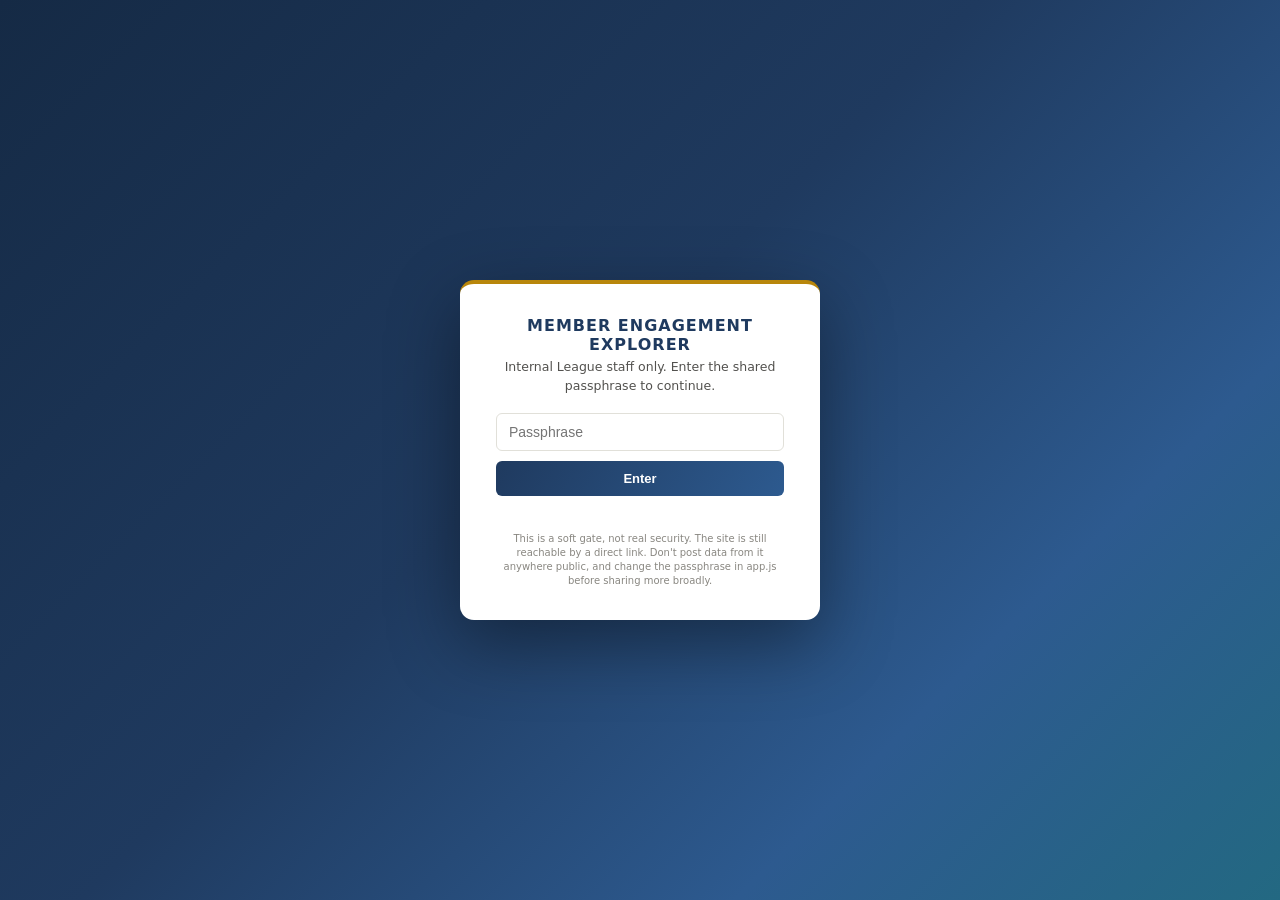
<file: index.html>
<!doctype html>
<html lang="en">
<head>
<meta charset="utf-8"/>
<meta name="viewport" content="width=device-width, initial-scale=1.0"/>
<title>The League: Member Engagement Explorer</title>
<meta name="robots" content="noindex, nofollow"/>
<link rel="stylesheet" href="styles.css"/>
</head>
<body>

<div id="gate">
  <div class="gate-card">
    <h1>Member Engagement Explorer</h1>
    <p>Internal League staff only. Enter the shared passphrase to continue.</p>
    <input type="password" id="gate-input" placeholder="Passphrase" autocomplete="off"/>
    <button id="gate-btn">Enter</button>
    <div class="gate-err" id="gate-err"></div>
    <div class="gate-note">This is a soft gate, not real security. The site is still reachable by a direct link.
      Don't post data from it anywhere public, and change the passphrase in app.js before sharing more broadly.</div>
  </div>
</div>

<div id="app" style="display:none;">
  <header class="topbar">
    <div class="brand">
      <span class="name">THE LEAGUE</span>
      <span class="sub">Member Engagement Explorer · <span id="brand-quarter"></span></span>
      <span class="updated-pill" id="updated-pill" hidden></span>
    </div>
    <nav class="tabs" id="nav-tabs">
      <a href="#/" data-route="/">Leaderboard</a>
      <a href="participation.html">Participation</a>
      <a href="usage.html">Service Usage</a>
      <a href="#/directory" data-route="/directory">Directory</a>
      <a href="#/industry" data-route="/industry">Industry</a>
      <a href="#/changes" data-route="/changes">Changes</a>
      <a href="#/awards" data-route="/awards">Awards</a>
      <a href="#/glossary" data-route="/glossary">Glossary</a>
      <a href="reach.html">REACH 2026</a>
    </nav>
    <div class="searchbox">
      <input type="text" id="global-search" placeholder="Jump to a credit union…" autocomplete="off"/>
      <div class="results" id="global-results"></div>
    </div>
  </header>

  <main id="view"></main>

  <footer class="site">
    <span id="footer-source">Member engagement data</span> · internal use only · not an official League publication
  </footer>

  <button id="print-fab" class="print-fab" title="Print this page or save it as a PDF">Print / Save PDF</button>
</div>

<script src="app.js"></script>
<!--AI-SUMMARY-START-->
<style>#ai-summary{display:none}</style>
<div id="ai-summary">
<p><b>Text version for AI tools and screen readers.</b> This page is an interactive dashboard that needs JavaScript and a passphrase. Its data is summarized below; the same summary is at ai-summary.html.</p>
<h1>Engagement Explorer: data summary</h1>
<p class="lede">Plain-text version of the key numbers on the Engagement Explorer, for AI tools and quick reading. The interactive pages have the same data with filters and drill-downs.</p>
<ul class="meta">
<li><b>Period:</b> Q2 2026 (preliminary) · workbook data last updated September 20, 2026</li>
<li><b>Site last refreshed:</b> November 18, 2026</li>
<li><b>Source:</b> 2026.Q1 - FINAL-CA-Member Engagement.xlsx ("Source Data" tab)</li>
<li><b>Credit unions tracked:</b> 260 (204 members, 10 associate members, 46 non-members)</li>
<li><b>Engagement score:</b> out of 28 points across five categories; Highly Engaged 19+, Moderately Engaged 11-18, Low Engagement under 11.</li>
</ul>
<h2>1. Service usage by credit union size (League members)</h2>
<p>Share of member credit unions in each asset tier with any recorded use of the service in the past 12 months (users / credit unions in tier).</p>
<table class=""><thead><tr><th>Service</th><th>Tier A (Under $57.5M, 47 CUs)</th><th>Tier B ($57.5M-$274.5M, 50 CUs)</th><th>Tier C ($274.5M-$1.25B, 49 CUs)</th><th>Tier D ($1.25B and up, 58 CUs)</th><th>All members (204)</th></tr></thead><tbody>
<tr class="sec"><td colspan="6">Compliance support</td></tr>
<tr><td>Compliance hotline (ViClarity or League specialist)</td><td>36% (17/47)</td><td>82% (41/50)</td><td>88% (43/49)</td><td>84% (49/58)</td><td>74% (150/204)</td></tr>
<tr><td>InfoSight</td><td>36% (17/47)</td><td>62% (31/50)</td><td>71% (35/49)</td><td>67% (39/58)</td><td>60% (122/204)</td></tr>
<tr><td>PolicyPro</td><td>45% (21/47)</td><td>60% (30/50)</td><td>73% (36/49)</td><td>62% (36/58)</td><td>60% (123/204)</td></tr>
<tr><td>ViClarity contracted services</td><td>4% (2/47)</td><td>16% (8/50)</td><td>24% (12/49)</td><td>19% (11/58)</td><td>16% (33/204)</td></tr>
<tr class="sec"><td colspan="6">Education</td></tr>
<tr><td>Online educational content</td><td>85% (40/47)</td><td>82% (41/50)</td><td>73% (36/49)</td><td>66% (38/58)</td><td>76% (155/204)</td></tr>
<tr><td>Online education subscription</td><td>87% (41/47)</td><td>76% (38/50)</td><td>43% (21/49)</td><td>26% (15/58)</td><td>56% (115/204)</td></tr>
<tr><td>eTrain</td><td>83% (39/47)</td><td>82% (41/50)</td><td>73% (36/49)</td><td>64% (37/58)</td><td>75% (153/204)</td></tr>
<tr><td>Programs and series</td><td>30% (14/47)</td><td>62% (31/50)</td><td>82% (40/49)</td><td>79% (46/58)</td><td>64% (131/204)</td></tr>
<tr><td>Compliance Essentials</td><td>13% (6/47)</td><td>44% (22/50)</td><td>57% (28/49)</td><td>57% (33/58)</td><td>44% (89/204)</td></tr>
<tr><td>Certificate programs</td><td>17% (8/47)</td><td>42% (21/50)</td><td>41% (20/49)</td><td>36% (21/58)</td><td>34% (70/204)</td></tr>
<tr><td>Financial Counselors Academy</td><td>17% (8/47)</td><td>36% (18/50)</td><td>27% (13/49)</td><td>31% (18/58)</td><td>28% (57/204)</td></tr>
<tr class="sec"><td colspan="6">Peer connection and events</td></tr>
<tr><td>CEO calls</td><td>89% (42/47)</td><td>94% (47/50)</td><td>92% (45/49)</td><td>93% (54/58)</td><td>92% (188/204)</td></tr>
<tr><td>Local Networks</td><td>72% (34/47)</td><td>78% (39/50)</td><td>84% (41/49)</td><td>48% (28/58)</td><td>70% (142/204)</td></tr>
<tr><td>Shapiro Network</td><td>66% (31/47)</td><td>64% (32/50)</td><td>10% (5/49)</td><td>2% (1/58)</td><td>34% (69/204)</td></tr>
<tr><td>CEO roundtables</td><td>19% (9/47)</td><td>38% (19/50)</td><td>10% (5/49)</td><td>12% (7/58)</td><td>20% (40/204)</td></tr>
<tr><td>REACH (2025)</td><td>13% (6/47)</td><td>50% (25/50)</td><td>53% (26/49)</td><td>69% (40/58)</td><td>48% (97/204)</td></tr>
<tr class="sec"><td colspan="6">Advocacy</td></tr>
<tr><td>Connect for the Cause</td><td>57% (27/47)</td><td>76% (38/50)</td><td>96% (47/49)</td><td>98% (57/58)</td><td>83% (169/204)</td></tr>
<tr><td>GAC, GRR or Hike the Hill (any)</td><td>13% (6/47)</td><td>52% (26/50)</td><td>51% (25/49)</td><td>79% (46/58)</td><td>50% (103/204)</td></tr>
<tr><td>Government Relations Rally (2026)</td><td>13% (6/47)</td><td>28% (14/50)</td><td>22% (11/49)</td><td>53% (31/58)</td><td>30% (62/204)</td></tr>
<tr><td>Government Affairs Conference (2026)</td><td>9% (4/47)</td><td>38% (19/50)</td><td>47% (23/49)</td><td>74% (43/58)</td><td>44% (89/204)</td></tr>
<tr><td>Hike the Hill (2026)</td><td>2% (1/47)</td><td>12% (6/50)</td><td>8% (4/49)</td><td>33% (19/58)</td><td>15% (30/204)</td></tr>
</tbody></table>
<h2>2. Volume of use by credit union size (League members)</h2>
<p>Total activity in the past 12 months, and per user (total divided by the credit unions in the tier that used the service).</p>
<table class=""><thead><tr><th>Service (unit)</th><th>Tier A total / per user</th><th>Tier B total / per user</th><th>Tier C total / per user</th><th>Tier D total / per user</th><th>All members total / per user</th></tr></thead><tbody>
<tr><td>Compliance hotline (ViClarity or League specialist) (contacts)</td><td>98 / 5.8</td><td>284 / 6.9</td><td>658 / 15.3</td><td>634 / 12.9</td><td>1,674 / 11.2</td></tr>
<tr><td>InfoSight (hits)</td><td>337 / 19.8</td><td>2,261 / 72.9</td><td>2,603 / 74.4</td><td>3,159 / 81.0</td><td>8,360 / 68.5</td></tr>
<tr><td>PolicyPro (log-ins)</td><td>938 / 44.7</td><td>7,277 / 242.6</td><td>1,493 / 41.5</td><td>1,311 / 36.4</td><td>11,019 / 89.6</td></tr>
<tr><td>eTrain (registrations)</td><td>933 / 23.9</td><td>3,430 / 83.7</td><td>1,539 / 42.8</td><td>950 / 25.7</td><td>6,852 / 44.8</td></tr>
<tr><td>Compliance Essentials (attendances)</td><td>9 / 1.5</td><td>79 / 3.6</td><td>94 / 3.4</td><td>152 / 4.6</td><td>334 / 3.8</td></tr>
<tr><td>Financial Counselors Academy (participants)</td><td>9 / 1.1</td><td>56 / 3.1</td><td>51 / 3.9</td><td>74 / 4.1</td><td>190 / 3.3</td></tr>
<tr><td>CEO calls (calls attended)</td><td>576 / 13.7</td><td>854 / 18.2</td><td>836 / 18.6</td><td>1,044 / 19.3</td><td>3,310 / 17.6</td></tr>
<tr><td>Shapiro Network (participants)</td><td>36 / 1.2</td><td>50 / 1.6</td><td>7 / 1.4</td><td>1 / 1.0</td><td>94 / 1.4</td></tr>
<tr><td>CEO roundtables (participants)</td><td>12 / 1.3</td><td>23 / 1.2</td><td>5 / 1.0</td><td>8 / 1.1</td><td>48 / 1.2</td></tr>
<tr><td>REACH (2025) (attendees)</td><td>6 / 1.0</td><td>70 / 2.8</td><td>62 / 2.4</td><td>194 / 4.8</td><td>332 / 3.4</td></tr>
<tr><td>Connect for the Cause (participants)</td><td>489 / 18.1</td><td>4,008 / 105.5</td><td>9,601 / 204.3</td><td>76,051 / 1,334.2</td><td>90,149 / 533.4</td></tr>
</tbody></table>
<h2>3. Service usage by membership status (all tracked credit unions)</h2>
<table class=""><thead><tr><th>Service</th><th>Members (204)</th><th>Associate Members (10)</th><th>Non-Members (46)</th><th>All tracked (260)</th></tr></thead><tbody>
<tr class="sec"><td colspan="5">Compliance support</td></tr>
<tr><td>Compliance hotline (ViClarity or League specialist)</td><td>74% (150)</td><td>50% (5)</td><td>11% (5)</td><td>62% (160)</td></tr>
<tr><td>InfoSight</td><td>60% (122)</td><td>20% (2)</td><td>2% (1)</td><td>48% (125)</td></tr>
<tr><td>PolicyPro</td><td>60% (123)</td><td>20% (2)</td><td>4% (2)</td><td>49% (127)</td></tr>
<tr><td>ViClarity contracted services</td><td>16% (33)</td><td>10% (1)</td><td>7% (3)</td><td>14% (37)</td></tr>
<tr class="sec"><td colspan="5">Education</td></tr>
<tr><td>Online educational content</td><td>76% (155)</td><td>20% (2)</td><td>22% (10)</td><td>64% (167)</td></tr>
<tr><td>Online education subscription</td><td>56% (115)</td><td>10% (1)</td><td>4% (2)</td><td>45% (118)</td></tr>
<tr><td>eTrain</td><td>75% (153)</td><td>20% (2)</td><td>22% (10)</td><td>63% (165)</td></tr>
<tr><td>Programs and series</td><td>64% (131)</td><td>40% (4)</td><td>9% (4)</td><td>53% (139)</td></tr>
<tr><td>Compliance Essentials</td><td>44% (89)</td><td>0% (0)</td><td>0% (0)</td><td>34% (89)</td></tr>
<tr><td>Certificate programs</td><td>34% (70)</td><td>0% (0)</td><td>4% (2)</td><td>28% (72)</td></tr>
<tr><td>Financial Counselors Academy</td><td>28% (57)</td><td>0% (0)</td><td>4% (2)</td><td>23% (59)</td></tr>
<tr class="sec"><td colspan="5">Peer connection and events</td></tr>
<tr><td>CEO calls</td><td>92% (188)</td><td>20% (2)</td><td>22% (10)</td><td>77% (200)</td></tr>
<tr><td>Local Networks</td><td>70% (142)</td><td>0% (0)</td><td>9% (4)</td><td>56% (146)</td></tr>
<tr><td>Shapiro Network</td><td>34% (69)</td><td>0% (0)</td><td>4% (2)</td><td>27% (71)</td></tr>
<tr><td>CEO roundtables</td><td>20% (40)</td><td>0% (0)</td><td>4% (2)</td><td>16% (42)</td></tr>
<tr><td>REACH (2025)</td><td>48% (97)</td><td>30% (3)</td><td>2% (1)</td><td>39% (101)</td></tr>
<tr class="sec"><td colspan="5">Advocacy</td></tr>
<tr><td>Connect for the Cause</td><td>83% (169)</td><td>20% (2)</td><td>67% (31)</td><td>78% (202)</td></tr>
<tr><td>GAC, GRR or Hike the Hill (any)</td><td>50% (103)</td><td>20% (2)</td><td>7% (3)</td><td>42% (108)</td></tr>
<tr><td>Government Relations Rally (2026)</td><td>30% (62)</td><td>10% (1)</td><td>2% (1)</td><td>25% (64)</td></tr>
<tr><td>Government Affairs Conference (2026)</td><td>44% (89)</td><td>10% (1)</td><td>4% (2)</td><td>35% (92)</td></tr>
<tr><td>Hike the Hill (2026)</td><td>15% (30)</td><td>0% (0)</td><td>0% (0)</td><td>12% (30)</td></tr>
</tbody></table>
<h2>4. Engagement scores by credit union size (League members)</h2>
<table class=""><thead><tr><th>Measure</th><th>Tier A</th><th>Tier B</th><th>Tier C</th><th>Tier D</th><th>All members</th></tr></thead><tbody>
<tr><td>Credit unions</td><td>47</td><td>50</td><td>49</td><td>58</td><td>204</td></tr>
<tr><td>Average engagement score (of 28)</td><td>13.2</td><td>17.9</td><td>18.2</td><td>19.9</td><td>17.5</td></tr>
<tr><td>Highly engaged (19+)</td><td>5</td><td>22</td><td>24</td><td>39</td><td>90</td></tr>
<tr><td>Moderately engaged (11-18)</td><td>32</td><td>24</td><td>23</td><td>17</td><td>96</td></tr>
<tr><td>Low engagement (under 11)</td><td>10</td><td>4</td><td>2</td><td>2</td><td>18</td></tr>
</tbody></table>
<h2>5. League-wide engagement (all tracked credit unions)</h2>
<table class=""><thead><tr><th>Measure</th><th>Value</th></tr></thead><tbody>
<tr><td>League average score</td><td>15.08 of 28</td></tr>
<tr><td>Highly engaged</td><td>90 (35%)</td></tr>
<tr><td>Moderately engaged</td><td>105 (40%)</td></tr>
<tr><td>Low engagement</td><td>65 (25%)</td></tr>
<tr><td>Average Advocacy score</td><td>3.27 of 9</td></tr>
<tr><td>Average Compliance Support score</td><td>1.75 of 4</td></tr>
<tr><td>Average Education &amp; Professional Development score</td><td>1.45 of 3</td></tr>
<tr><td>Average Communications score</td><td>6.27 of 7</td></tr>
<tr><td>Average Collaborative Events score</td><td>2.33 of 5</td></tr>
</tbody></table>
<h2>6. Participation in the 27 scored initiatives (all tracked credit unions)</h2>
<p>Average participation: 56% of initiatives. Credit unions completing under 40% (needs follow-up): 66. 70% or more: 90. All 27: 0.</p>
<table class=""><thead><tr><th>Initiative</th><th>Category</th><th>Credit unions completing (of 260)</th></tr></thead><tbody>
<tr><td>League Business Partner Communications</td><td>Communications</td><td>241 (93%)</td></tr>
<tr><td>Compliance Communications</td><td>Communications</td><td>241 (93%)</td></tr>
<tr><td>League Education &amp; Events</td><td>Communications</td><td>239 (92%)</td></tr>
<tr><td>Advocacy Communications</td><td>Communications</td><td>233 (90%)</td></tr>
<tr><td>CU Weekly</td><td>Communications</td><td>229 (88%)</td></tr>
<tr><td>Desk of CEO &amp; MFL</td><td>Communications</td><td>225 (87%)</td></tr>
<tr><td>Online Educational Content</td><td>Communications</td><td>223 (86%)</td></tr>
<tr><td>Connect For The Cause</td><td>Advocacy</td><td>202 (78%)</td></tr>
<tr><td>CEO Calls</td><td>Collaborative Events</td><td>202 (78%)</td></tr>
<tr><td>Online Educational Content</td><td>Education &amp; Professional Development</td><td>167 (64%)</td></tr>
<tr><td>Hot Line Calls</td><td>Compliance Support</td><td>160 (62%)</td></tr>
<tr><td>Networks</td><td>Collaborative Events</td><td>146 (56%)</td></tr>
<tr><td>Programs &amp; Series</td><td>Education &amp; Professional Development</td><td>139 (53%)</td></tr>
<tr><td>Permission Agreement</td><td>Advocacy</td><td>138 (53%)</td></tr>
<tr><td>Policy Pro</td><td>Compliance Support</td><td>129 (50%)</td></tr>
<tr><td>Infosight</td><td>Compliance Support</td><td>129 (50%)</td></tr>
<tr><td>Regulatory Activities &amp; Events</td><td>Advocacy</td><td>117 (45%)</td></tr>
<tr><td>Collaborative Events:</td><td>Collaborative Events</td><td>117 (45%)</td></tr>
<tr><td>GAC &amp; GRR &amp; HTH</td><td>Advocacy</td><td>108 (42%)</td></tr>
<tr><td>Political Corporate Contribution</td><td>Advocacy</td><td>100 (38%)</td></tr>
<tr><td>2026 REACH</td><td>Collaborative Events</td><td>97 (37%)</td></tr>
<tr><td>Political Individual Contribution</td><td>Advocacy</td><td>82 (32%)</td></tr>
<tr><td>Certificate Programs</td><td>Education &amp; Professional Development</td><td>72 (28%)</td></tr>
<tr><td>Project Zip Code</td><td>Advocacy</td><td>55 (21%)</td></tr>
<tr><td>Elected Officials Meetings &amp; Fundraisers</td><td>Advocacy</td><td>50 (19%)</td></tr>
<tr><td>CEO Roundtable</td><td>Collaborative Events</td><td>44 (17%)</td></tr>
<tr><td>ViClarity Contracted Services</td><td>Compliance Support</td><td>37 (14%)</td></tr>
</tbody></table>
<h3>Top 15 by initiatives completed</h3>
<table class=""><thead><tr><th>Credit union</th><th>Initiatives (of 27)</th><th>Engagement score (of 28)</th><th>Assets</th></tr></thead><tbody>
<tr><td>Credit Union of Southern California FCU</td><td>26</td><td>26</td><td>$4.01B</td></tr>
<tr><td>Delta Schools FCU</td><td>26</td><td>26</td><td>$66.5M</td></tr>
<tr><td>Create CU</td><td>25</td><td>25</td><td>$1.64B</td></tr>
<tr><td>Desert Valleys FCU</td><td>25</td><td>25</td><td>$88.8M</td></tr>
<tr><td>Kaiperm CU</td><td>25</td><td>25</td><td>$108.4M</td></tr>
<tr><td>Pacific Service CU</td><td>25</td><td>25</td><td>$1.33B</td></tr>
<tr><td>Premier America CU</td><td>25</td><td>25</td><td>$3.32B</td></tr>
<tr><td>SchoolsFirst FCU</td><td>25</td><td>25</td><td>$37.23B</td></tr>
<tr><td>Siskiyou CU</td><td>25</td><td>25</td><td>$144.3M</td></tr>
<tr><td>Upward CU</td><td>25</td><td>25</td><td>$92.7M</td></tr>
<tr><td>Chaffey FCU</td><td>24</td><td>24</td><td>$230.4M</td></tr>
<tr><td>County Schools FCU</td><td>24</td><td>24</td><td>$91.0M</td></tr>
<tr><td>First City CU</td><td>24</td><td>24</td><td>$948.5M</td></tr>
<tr><td>First US Community CU</td><td>24</td><td>24</td><td>$547.9M</td></tr>
<tr><td>LBS Financial CU</td><td>24</td><td>24</td><td>$2.21B</td></tr>
</tbody></table>
<h2>7. Activity leaders (top 5 per measure, all tracked credit unions)</h2>
<p>From the extended activity detail. Equal values share a rank. PAC contribution amounts are not included here.</p>
<table class=""><thead><tr><th>Measure</th><th>Participation</th><th>Leaders</th></tr></thead><tbody>
<tr><td>12 Months Rolling CFTC - # of Participants</td><td>201 credit unions · total 92,504</td><td>1. SchoolsFirst FCU (14,158); 2. Redwood CU (10,949); 3. California Coast CU (5,141); 4. Credit Union of Southern California FCU (3,850); 5. SESLOC CU (3,650)</td></tr>
<tr><td>Advocacy Workshops</td><td>23 credit unions · total 35</td><td>1. SchoolsFirst FCU (4); 2. Pacific Service CU (3); 3. Educational ECU (2); 3. Great Basin FCU (2); 3. Kaiperm CU (2)</td></tr>
<tr><td>Regulatory Officials: Meetings&amp;Events</td><td>117 credit unions · total 203</td><td>1. Delta Schools FCU (7); 2. Travis CU (6); 3. Create CU (5); 3. Organized Labor CU (5); 5. Great Basin FCU (4)</td></tr>
<tr><td>Elected Officials: Meetings&amp;Events</td><td>50 credit unions · total 296</td><td>1. Wescom Financial (33); 2. California CU (24); 3. Credit Union of Southern California FCU (22); 4. First Entertainment CA (19); 5. SchoolsFirst FCU (18)</td></tr>
<tr><td>Hot Line Calls</td><td>160 credit unions · total 1,696</td><td>1. Orange County&#x27;s FCU (72); 2. Los Angeles FCU (58); 3. POPA FCU (57); 4. Community First CU (50); 5. Meriwest CU (46)</td></tr>
<tr><td>Policy Pro Log Ins</td><td>127 credit unions · total 11,110</td><td>1. Lassen County FCU (4,024); 2. VA Desert Pacific FCU (767); 3. First California FCU (756); 4. Create CU (695); 5. Delta Schools FCU (564)</td></tr>
<tr><td>InfoSight Hits</td><td>125 credit unions · total 8,381</td><td>1. Delta Schools FCU (793); 2. Wescom Financial (785); 3. Educational ECU (322); 4. Community First CU (297); 5. Sierra Central CU (279)</td></tr>
<tr><td>Financial Councelors Academy</td><td>59 credit unions · total 193</td><td>1. Commonwealth Central CU (18); 2. Educational ECU (13); 3. Farmers Insurance Group FCU (12); 4. Chaffey FCU (9); 4. Rize FCU (9)</td></tr>
<tr><td>Next Gen</td><td>14 credit unions · total 21</td><td>1. SchoolsFirst FCU (3); 2. Great Basin FCU (2); 2. Mocse FCU (2); 2. Patelco CU (2); 2. Safe 1 CU (2)</td></tr>
<tr><td>Succession Planning</td><td>11 credit unions · total 19</td><td>1. SAFE CU (5); 2. Elko FCU (2); 2. Financial Horizons CU (2); 2. Golden 1 CU (2); 2. Rize FCU (2)</td></tr>
<tr><td>Solutions Webinars</td><td>91 credit unions · total 309</td><td>1. Honda FCU (22); 2. Patelco CU (18); 3. Educational ECU (13); 4. 1st United CU (12); 5. Community First CU (11)</td></tr>
<tr><td>Impact Power Hour</td><td>58 credit unions · total 135</td><td>1. PremierOne CU (9); 1. SAFE CU (9); 3. Premier America CU (8); 4. Water and Power Community CU (7); 5. Valley First CU (6)</td></tr>
<tr><td>Ignite</td><td>10 credit unions · total 46</td><td>1. Merced School EFCU (24); 2. America First FCU (12); 3. Chaffey FCU (3); 4. 1st United CU (1); 4. Coast Central CU (1)</td></tr>
<tr><td>Compliance Essentials</td><td>89 credit unions · total 334</td><td>1. Patelco CU (14); 2. Educational ECU (12); 2. SAFE CU (12); 4. Redwood CU (11); 5. Polam FCU (L.A.) (10)</td></tr>
<tr><td>eTrain Registrations</td><td>165 credit unions · total 6,937</td><td>1. Downey FCU (572); 2. Polam FCU (L.A.) (400); 3. South Bay CU (293); 4. First California FCU (288); 5. Kaiperm CU (282)</td></tr>
<tr><td>Online Educational Content Subscription</td><td>118 credit unions took part (one each, not ranked)</td><td></td></tr>
<tr><td>CU Weekly OPENS</td><td>226 credit unions · total 55,102</td><td>1. Kinecta FCU (2,295); 2. San Francisco Fire CU (1,787); 3. Redwood CU (1,671); 4. SchoolsFirst FCU (1,356); 5. Credit Union of Southern California FCU (1,158)</td></tr>
<tr><td>Online Educational Content</td><td>223 credit unions · total 8,453</td><td>1. Mission FCU (394); 2. Kinecta FCU (343); 3. Redwood CU (241); 4. Valley Strong CU (239); 5. Pacific Service CU (231)</td></tr>
<tr><td>Advocacy Communications OPENS</td><td>231 credit unions · total 18,268</td><td>1. Kinecta FCU (687); 2. Credit Union of Southern California FCU (569); 3. Redwood CU (548); 4. California CU (524); 5. SchoolsFirst FCU (430)</td></tr>
<tr><td>Desk of CEO &amp; Messages from the League OPENS</td><td>223 credit unions · total 8,571</td><td>1. Kinecta FCU (125); 2. First Entertainment CA (118); 2. Redwood CU (118); 2. Rize FCU (118); 5. Community First CU (108)</td></tr>
<tr><td>League Business Partner Communications</td><td>241 credit unions · total 13,250</td><td>1. Kinecta FCU (426); 2. SchoolsFirst FCU (372); 3. Redwood CU (345); 4. Community First CU (324); 5. Credit Union of Southern California FCU (322)</td></tr>
<tr><td>League Education &amp; Events</td><td>241 credit unions · total 82,922</td><td>1. First Entertainment CA (6,339); 2. Southland CU (2,847); 3. Mission FCU (2,628); 4. Create CU (2,408); 5. Redwood CU (2,391)</td></tr>
<tr><td>Compliance Communications</td><td>241 credit unions · total 16,243</td><td>1. Kinecta FCU (703); 2. Redwood CU (479); 3. Pacific Service CU (439); 4. Community First CU (435); 5. California Coast CU (431)</td></tr>
<tr><td>2025 REACH</td><td>101 credit unions · total 339</td><td>1. SchoolsFirst FCU (28); 2. USC CU (19); 3. California CU (14); 4. Orange County&#x27;s FCU (13); 5. Credit Union of Southern California FCU (11)</td></tr>
<tr><td>Collaborative Events:</td><td>120 credit unions · total 325</td><td>1. SchoolsFirst FCU (12); 2. Wescom Financial (10); 3. Patelco CU (9); 3. Rize FCU (9); 3. SAFE CU (9)</td></tr>
<tr><td>2026 Mid Size Connect</td><td>17 credit unions took part (one each, not ranked)</td><td></td></tr>
<tr><td>2026 Summit Round Table</td><td>30 credit unions took part (one each, not ranked)</td><td></td></tr>
<tr><td>2026 Shapiro Summit</td><td>42 credit unions · total 96</td><td>1. Parishioners FCU (7); 1. Upward CU (7); 3. County Schools FCU (6); 4. Calcom FCU (5); 4. PostCity Financial CU (5)</td></tr>
<tr><td>2026 CU Impact</td><td>17 credit unions · total 32</td><td>1. SAFE CU (6); 2. First US Community CU (4); 2. Golden 1 CU (4); 4. Elko FCU (2); 4. Financial Horizons CU (2)</td></tr>
<tr><td>Network Leadership 26</td><td>62 credit unions · total 116</td><td>1. SchoolsFirst FCU (10); 1. Wescom Financial (10); 3. Patelco CU (7); 4. Altura FCU (3); 4. Arrowhead CU (3)</td></tr>
<tr><td>FinHealth25</td><td>10 credit unions · total 13</td><td>1. Premier America CU (3); 2. USC CU (2); 3. Chaffey FCU (1); 3. Credit Union of Southern California FCU (1); 3. Downey FCU (1)</td></tr>
<tr><td>WSSRT26</td><td>21 credit unions took part (one each, not ranked)</td><td></td></tr>
<tr><td>CEO Calls</td><td>200 credit unions · total 3,366</td><td>1. America&#x27;s Christian CU (27); 1. Bay FCU (27); 1. Chaffey FCU (27); 1. Delta Schools FCU (27); 1. Diablo Valley FCU (27)</td></tr>
<tr><td>CEO Call %</td><td>200 credit unions · average 58%</td><td>1. America&#x27;s Christian CU (93%); 1. Bay FCU (93%); 1. Chaffey FCU (93%); 1. Delta Schools FCU (93%); 1. Diablo Valley FCU (93%)</td></tr>
<tr><td>CEO Roundtable</td><td>42 credit unions · total 50</td><td>1. Central State CU (2); 1. Chaffey FCU (2); 1. Modesto&#x27;s First FCU (2); 1. Organized Labor CU (2); 1. Pacific Service CU (2)</td></tr>
<tr><td>Shapiro Network</td><td>71 credit unions · total 96</td><td>1. Desert Valleys FCU (7); 2. Kaiperm CU (4); 3. Community First CU (3); 3. Upward CU (3); 5. Delta Schools FCU (2)</td></tr>
<tr><td>Financial Counselors</td><td>59 credit unions · total 192</td><td>1. Commonwealth Central CU (18); 2. Educational ECU (13); 3. Farmers Insurance Group FCU (12); 4. Chaffey FCU (9); 4. Rize FCU (9)</td></tr>
<tr><td>Mid CU</td><td>39 credit unions · total 40</td><td>1. Edwards FCU (2); 2. 1st Northern California CU (1); 2. AdelFi Christian Banking CU (1); 2. Aerospace FCU (1); 2. AltaOne FCU (1)</td></tr>
<tr><td>PR &amp; Media Relations</td><td>26 credit unions · total 27</td><td>1. University CU (2); 2. Bay FCU (1); 2. California CU (1); 2. California Coast CU (1); 2. Community First CU (1)</td></tr>
</tbody></table>
<h2>Notes</h2><ul>
<li>Tiers use the asset cutoffs from the League's services and usage report (under $57M, $58M-$274M, $275M-$1.24B, $1.27B+), split at the midpoints and applied to each credit union's latest assets.</li>
<li>"Using a service" means any activity recorded in the engagement workbook's 12-month data (a count above zero, or a completed checklist item). PolicyPro is counted as log-ins.</li>
<li>The engagement score has 27 initiatives but 28 possible points: Advocacy is worth 9 points with 8 initiatives, and the extra point can only come from the GAC &amp; GRR &amp; HTH item being recorded as more than 1.</li>
<li>Government Relations Rally, Government Affairs Conference, and Hike the Hill are tracked individually but scored through the combined GAC &amp; GRR &amp; HTH item.</li>
<li>REACH 2026 registrant counts (by role, city, and credit union) are summarized in text on the REACH page itself, reach.html.</li>
</ul>
</div>
<script>(function(){var e=document.getElementById("ai-summary");if(e)e.remove();})();</script>
<!--AI-SUMMARY-END-->
</body>
</html>
</file>
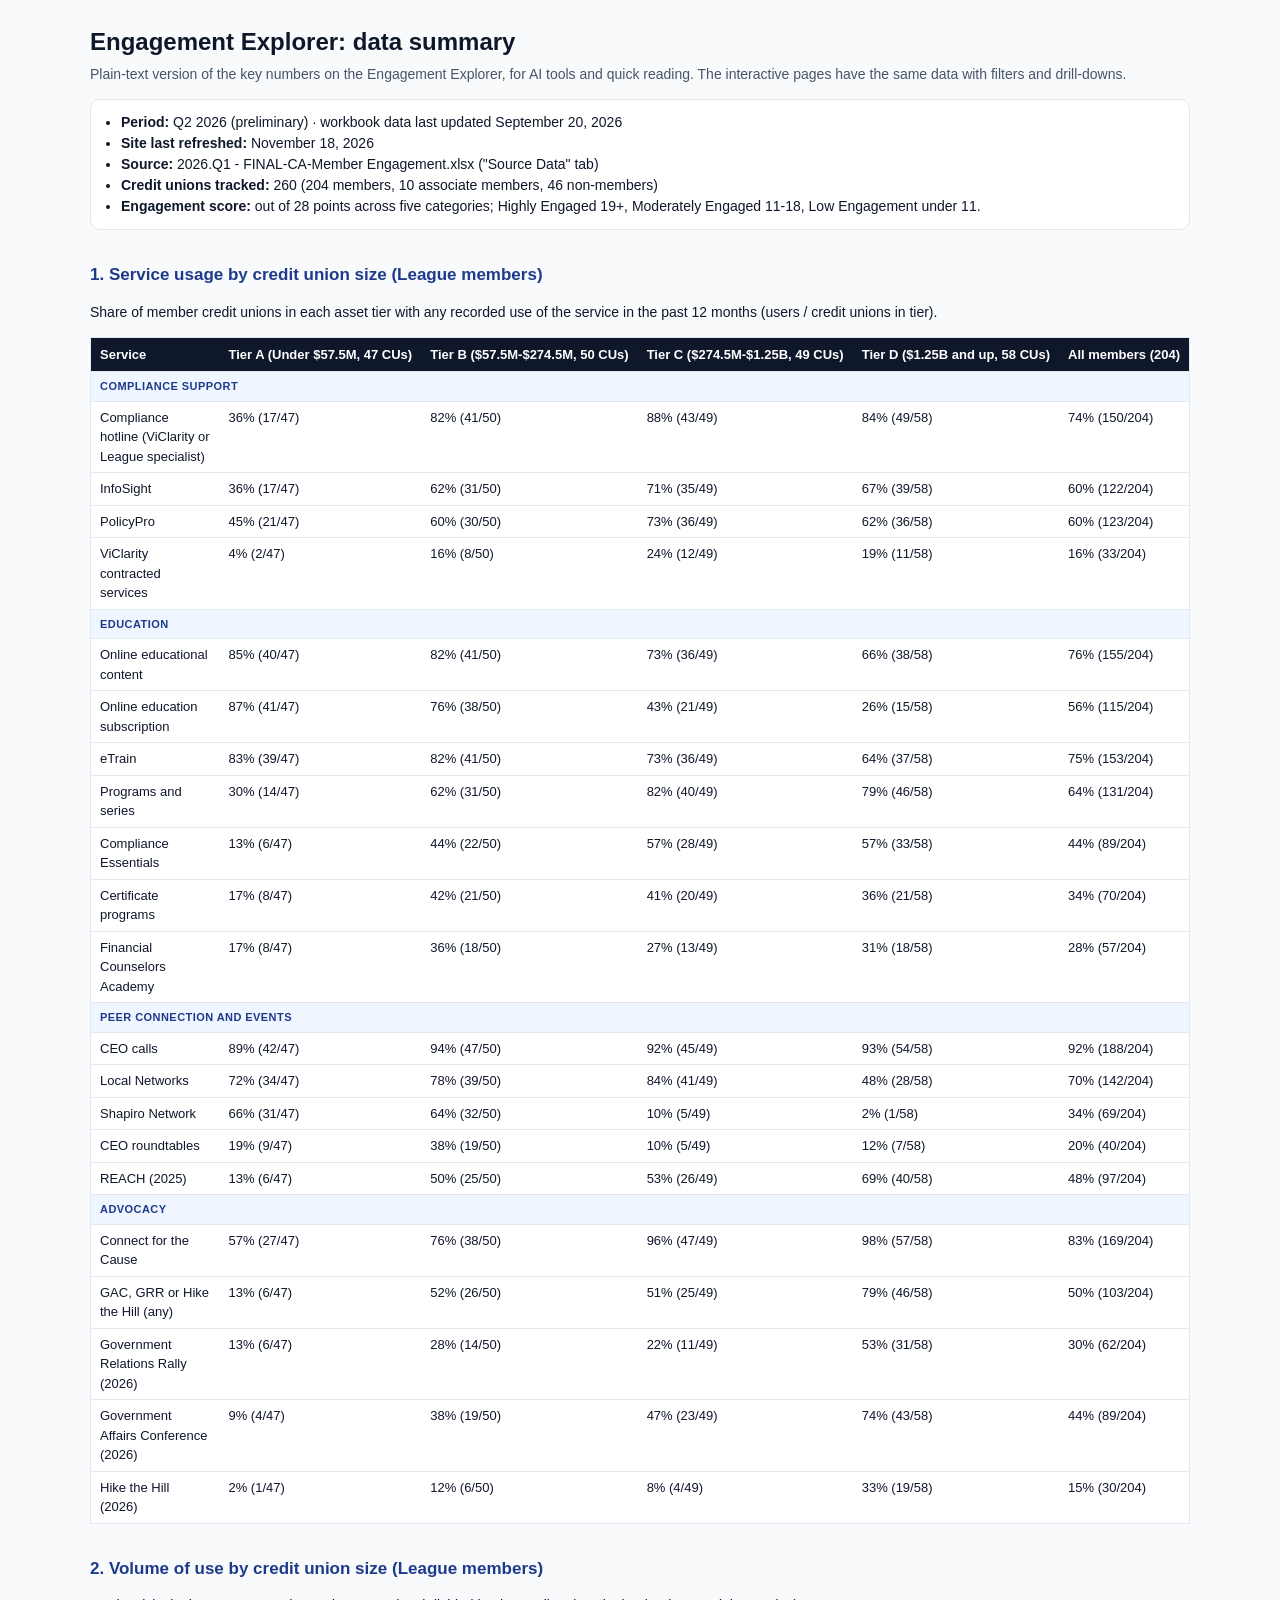
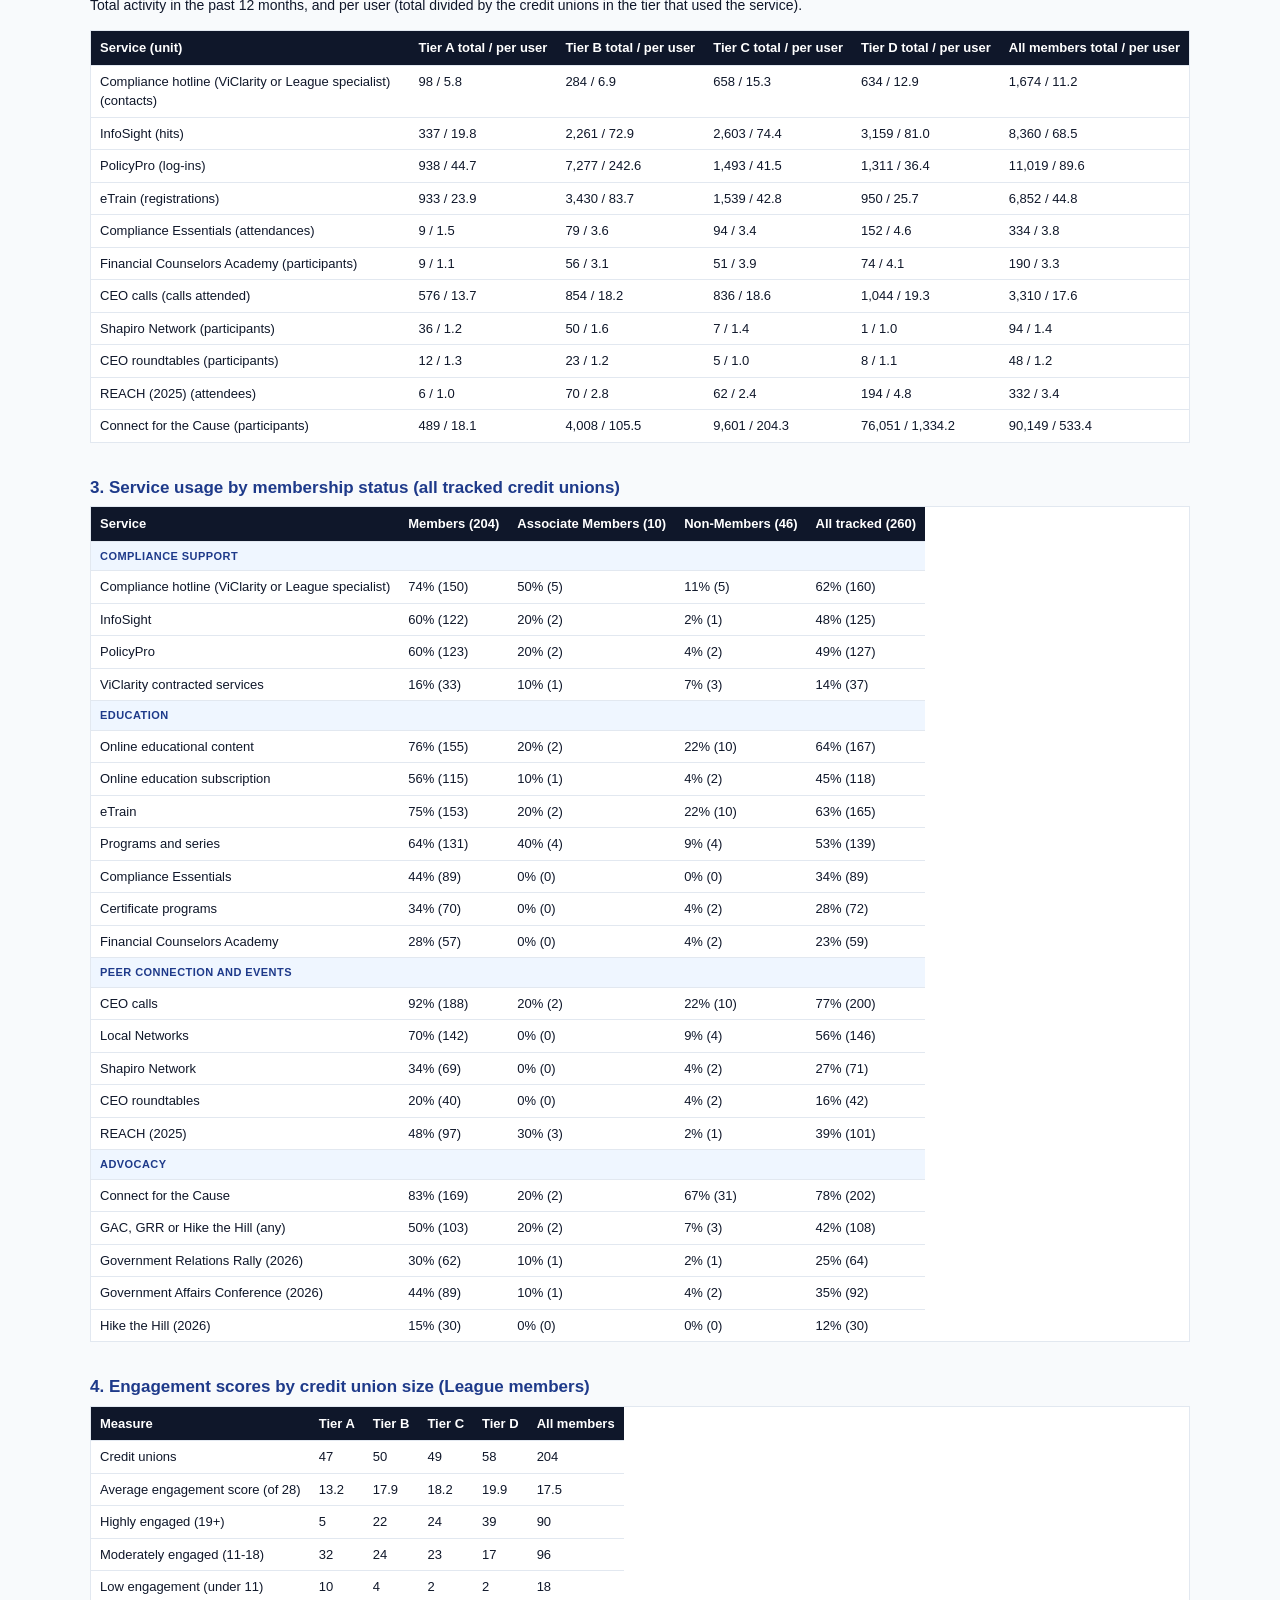
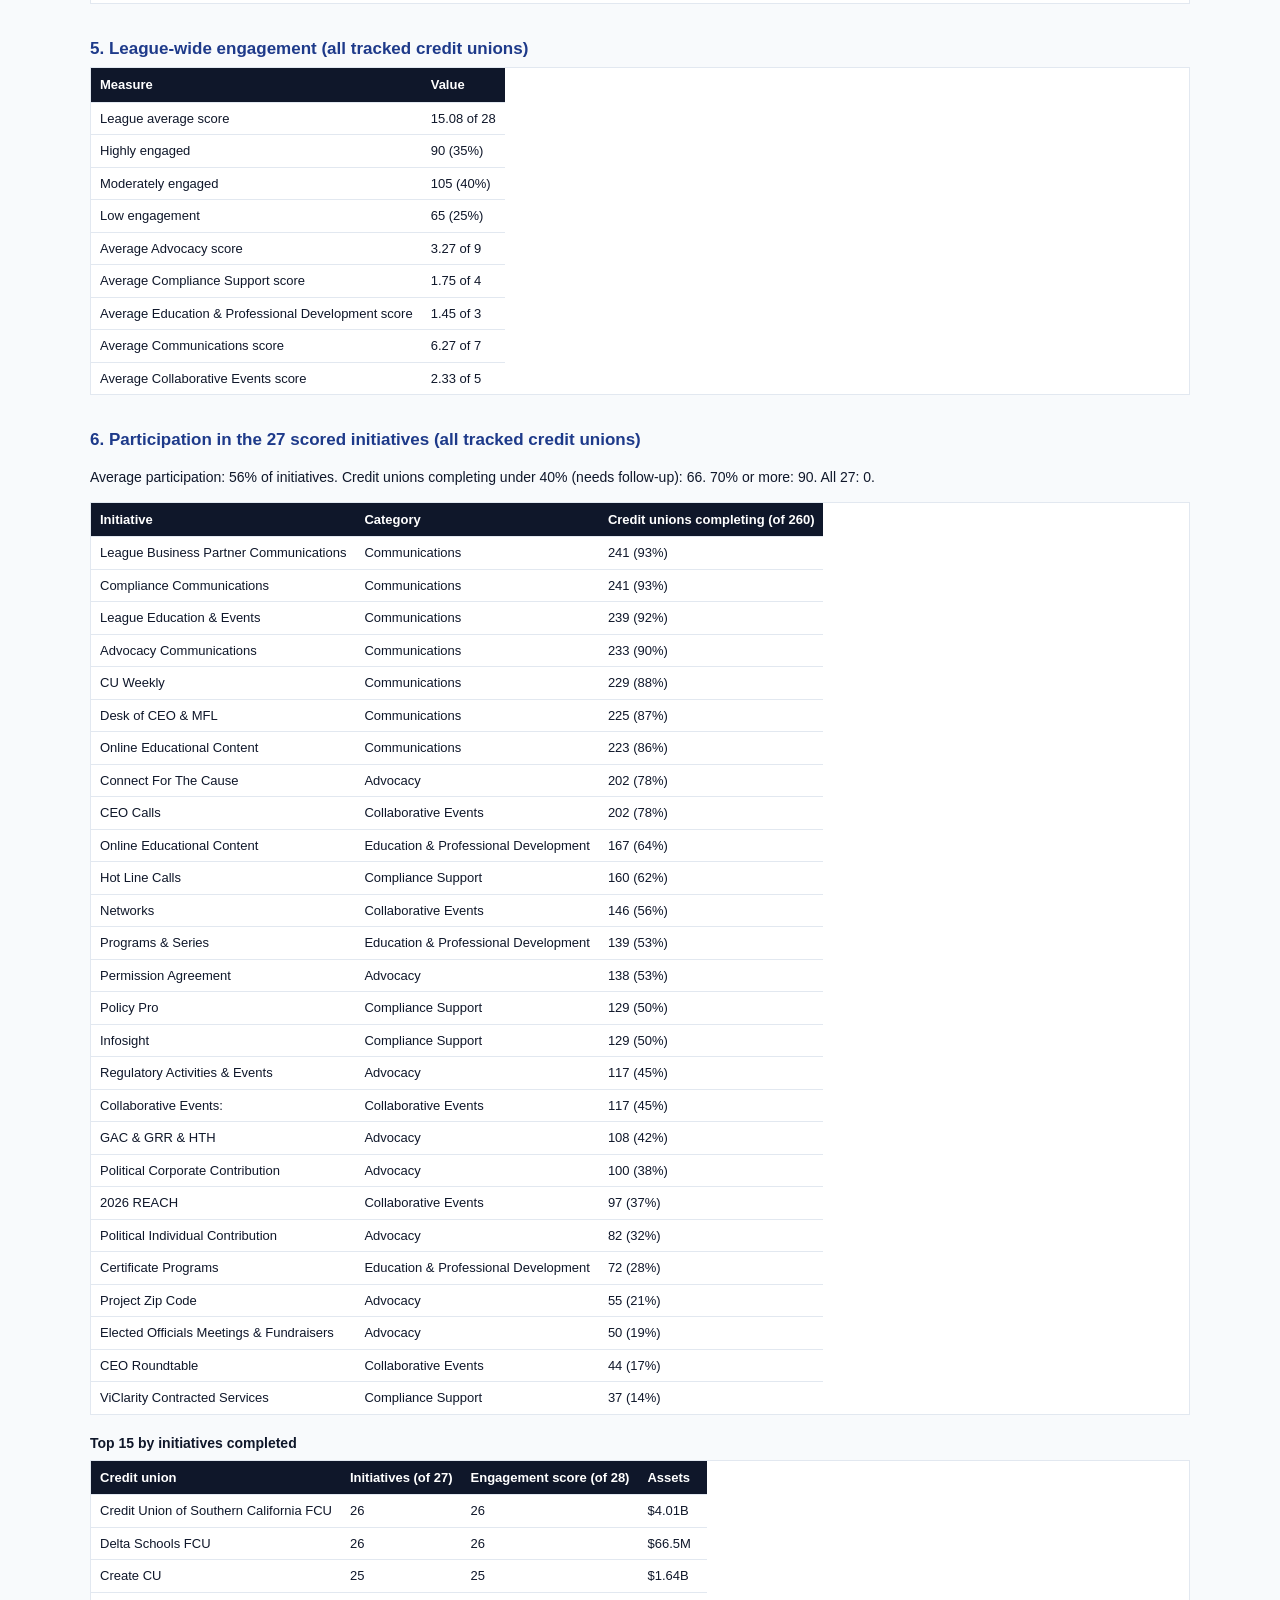
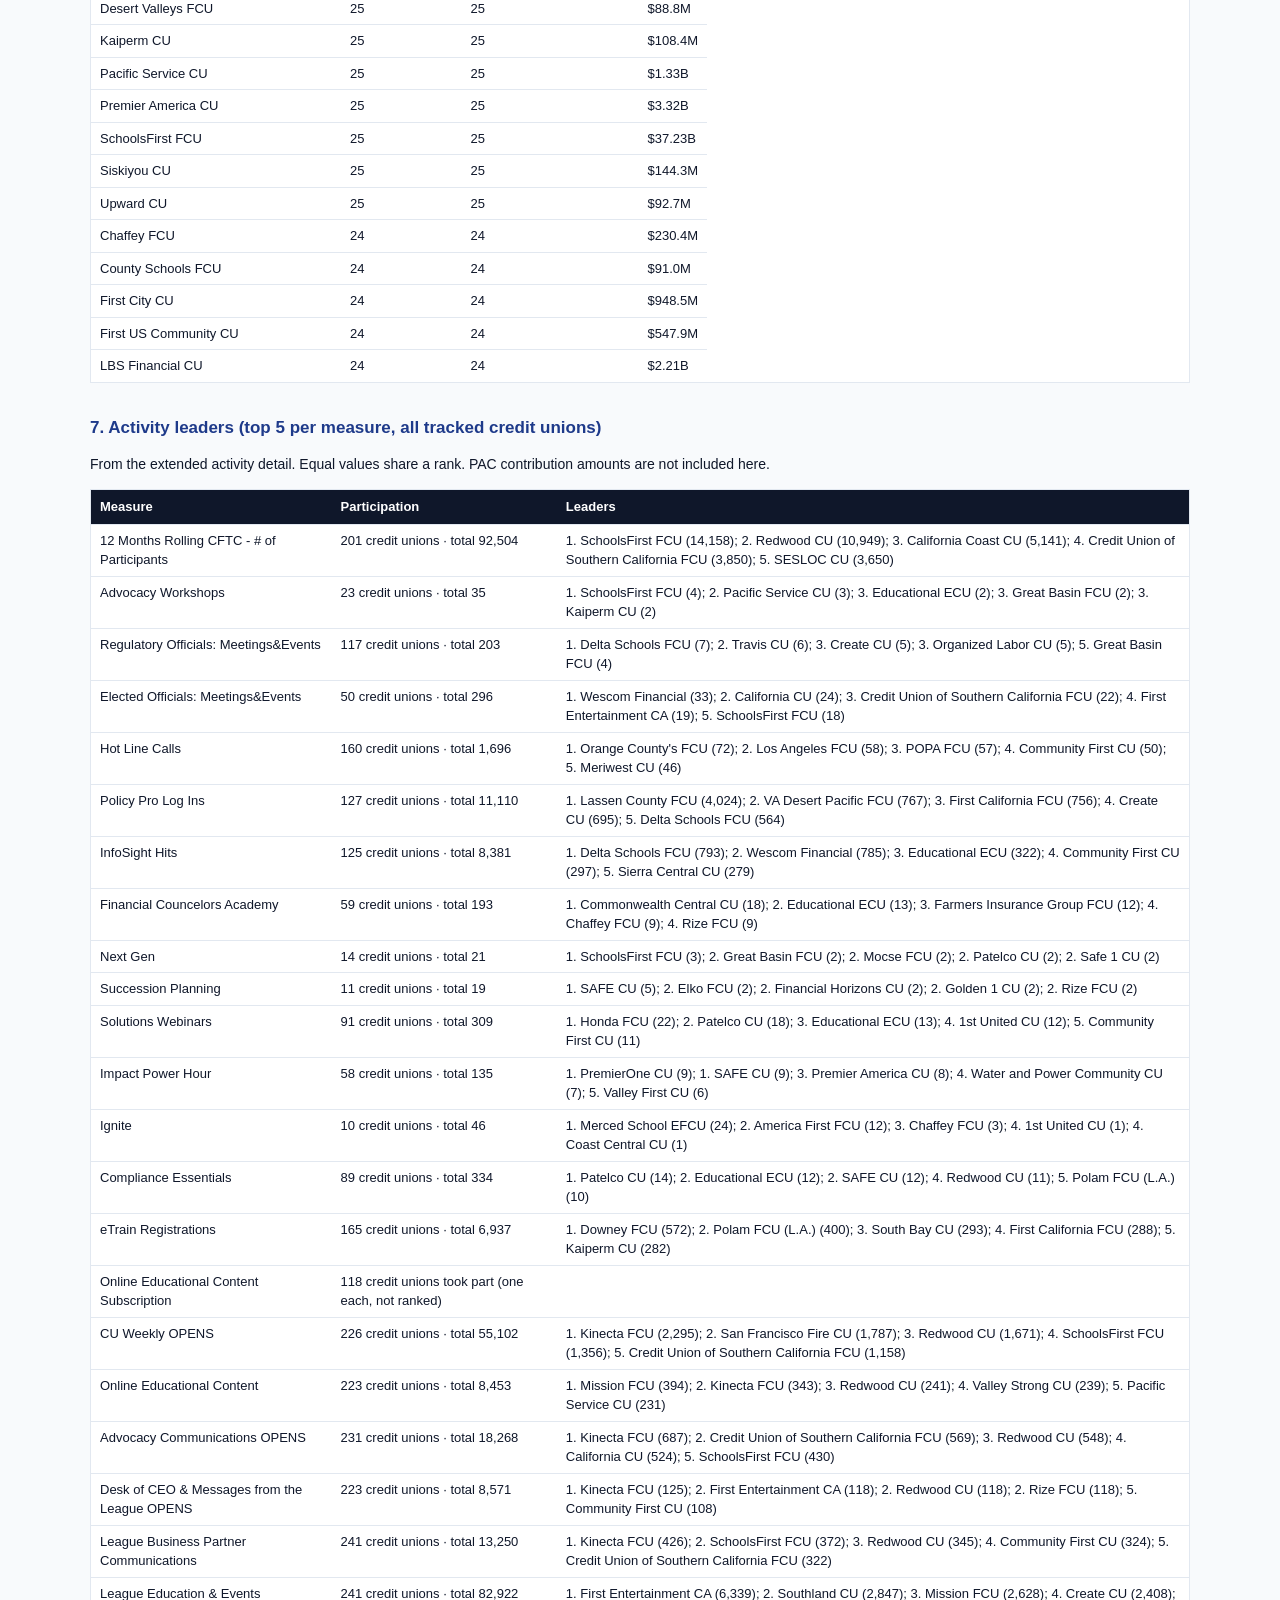
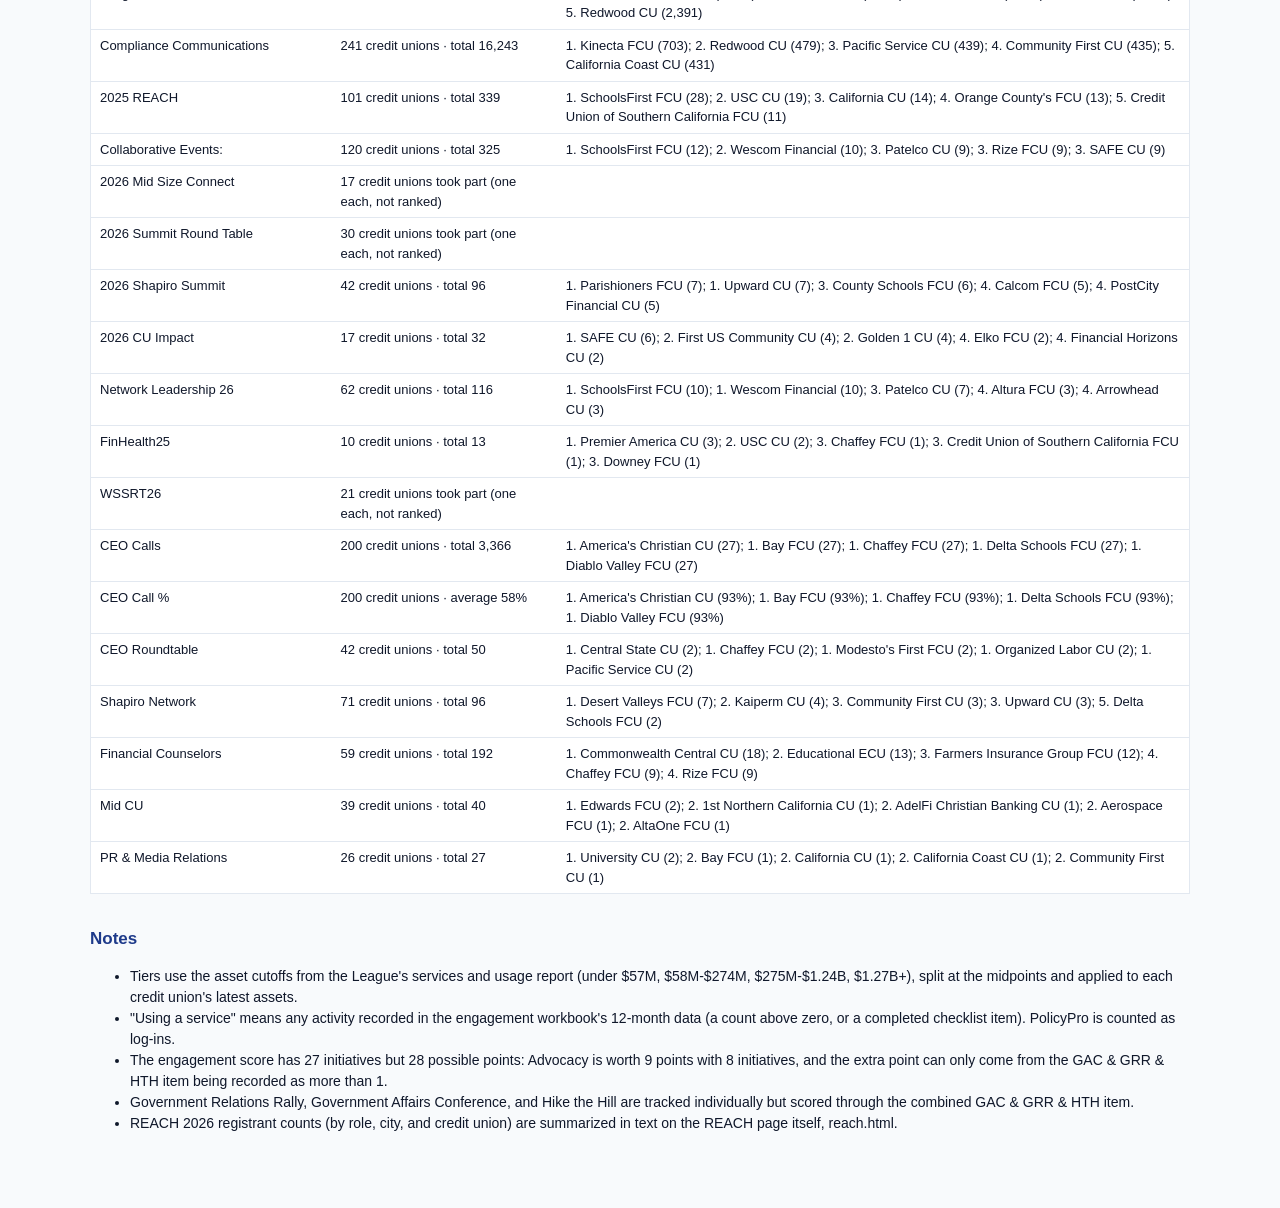
<file: ai-summary.html>
<!doctype html>
<html lang="en"><head><meta charset="utf-8"/><meta name="viewport" content="width=device-width, initial-scale=1"/>
<meta name="robots" content="noindex, nofollow"/>
<title>Engagement Explorer data summary</title>
<style>
body{font:14px/1.5 -apple-system,Segoe UI,Roboto,Helvetica,Arial,sans-serif;color:#0f172a;background:#f8fafc;margin:0;padding:24px 16px 60px}
main{max-width:1100px;margin:0 auto} h1{font-size:24px;margin:0 0 4px} h2{font-size:17px;margin:32px 0 6px;color:#1e3a8a} h3{font-size:14px;margin:18px 0 6px}
.lede{color:#475569;margin:0 0 12px} .meta{background:#fff;border:1px solid #e2e8f0;border-radius:10px;padding:12px 12px 12px 30px}
table{border-collapse:collapse;width:100%;background:#fff;border:1px solid #e2e8f0;font-size:13px;display:block;overflow-x:auto}
th{background:#0f172a;color:#fff;text-align:left;padding:7px 9px;font-weight:600;white-space:nowrap} td{border-top:1px solid #e2e8f0;padding:6px 9px;vertical-align:top}
tr.sec td{background:#eff6ff;font-weight:700;color:#1e3a8a;text-transform:uppercase;font-size:11px;letter-spacing:.04em}
</style></head><body><main>
<h1>Engagement Explorer: data summary</h1>
<p class="lede">Plain-text version of the key numbers on the Engagement Explorer, for AI tools and quick reading. The interactive pages have the same data with filters and drill-downs.</p>
<ul class="meta">
<li><b>Period:</b> Q2 2026 (preliminary) · workbook data last updated September 20, 2026</li>
<li><b>Site last refreshed:</b> November 18, 2026</li>
<li><b>Source:</b> 2026.Q1 - FINAL-CA-Member Engagement.xlsx ("Source Data" tab)</li>
<li><b>Credit unions tracked:</b> 260 (204 members, 10 associate members, 46 non-members)</li>
<li><b>Engagement score:</b> out of 28 points across five categories; Highly Engaged 19+, Moderately Engaged 11-18, Low Engagement under 11.</li>
</ul>
<h2>1. Service usage by credit union size (League members)</h2>
<p>Share of member credit unions in each asset tier with any recorded use of the service in the past 12 months (users / credit unions in tier).</p>
<table class=""><thead><tr><th>Service</th><th>Tier A (Under $57.5M, 47 CUs)</th><th>Tier B ($57.5M-$274.5M, 50 CUs)</th><th>Tier C ($274.5M-$1.25B, 49 CUs)</th><th>Tier D ($1.25B and up, 58 CUs)</th><th>All members (204)</th></tr></thead><tbody>
<tr class="sec"><td colspan="6">Compliance support</td></tr>
<tr><td>Compliance hotline (ViClarity or League specialist)</td><td>36% (17/47)</td><td>82% (41/50)</td><td>88% (43/49)</td><td>84% (49/58)</td><td>74% (150/204)</td></tr>
<tr><td>InfoSight</td><td>36% (17/47)</td><td>62% (31/50)</td><td>71% (35/49)</td><td>67% (39/58)</td><td>60% (122/204)</td></tr>
<tr><td>PolicyPro</td><td>45% (21/47)</td><td>60% (30/50)</td><td>73% (36/49)</td><td>62% (36/58)</td><td>60% (123/204)</td></tr>
<tr><td>ViClarity contracted services</td><td>4% (2/47)</td><td>16% (8/50)</td><td>24% (12/49)</td><td>19% (11/58)</td><td>16% (33/204)</td></tr>
<tr class="sec"><td colspan="6">Education</td></tr>
<tr><td>Online educational content</td><td>85% (40/47)</td><td>82% (41/50)</td><td>73% (36/49)</td><td>66% (38/58)</td><td>76% (155/204)</td></tr>
<tr><td>Online education subscription</td><td>87% (41/47)</td><td>76% (38/50)</td><td>43% (21/49)</td><td>26% (15/58)</td><td>56% (115/204)</td></tr>
<tr><td>eTrain</td><td>83% (39/47)</td><td>82% (41/50)</td><td>73% (36/49)</td><td>64% (37/58)</td><td>75% (153/204)</td></tr>
<tr><td>Programs and series</td><td>30% (14/47)</td><td>62% (31/50)</td><td>82% (40/49)</td><td>79% (46/58)</td><td>64% (131/204)</td></tr>
<tr><td>Compliance Essentials</td><td>13% (6/47)</td><td>44% (22/50)</td><td>57% (28/49)</td><td>57% (33/58)</td><td>44% (89/204)</td></tr>
<tr><td>Certificate programs</td><td>17% (8/47)</td><td>42% (21/50)</td><td>41% (20/49)</td><td>36% (21/58)</td><td>34% (70/204)</td></tr>
<tr><td>Financial Counselors Academy</td><td>17% (8/47)</td><td>36% (18/50)</td><td>27% (13/49)</td><td>31% (18/58)</td><td>28% (57/204)</td></tr>
<tr class="sec"><td colspan="6">Peer connection and events</td></tr>
<tr><td>CEO calls</td><td>89% (42/47)</td><td>94% (47/50)</td><td>92% (45/49)</td><td>93% (54/58)</td><td>92% (188/204)</td></tr>
<tr><td>Local Networks</td><td>72% (34/47)</td><td>78% (39/50)</td><td>84% (41/49)</td><td>48% (28/58)</td><td>70% (142/204)</td></tr>
<tr><td>Shapiro Network</td><td>66% (31/47)</td><td>64% (32/50)</td><td>10% (5/49)</td><td>2% (1/58)</td><td>34% (69/204)</td></tr>
<tr><td>CEO roundtables</td><td>19% (9/47)</td><td>38% (19/50)</td><td>10% (5/49)</td><td>12% (7/58)</td><td>20% (40/204)</td></tr>
<tr><td>REACH (2025)</td><td>13% (6/47)</td><td>50% (25/50)</td><td>53% (26/49)</td><td>69% (40/58)</td><td>48% (97/204)</td></tr>
<tr class="sec"><td colspan="6">Advocacy</td></tr>
<tr><td>Connect for the Cause</td><td>57% (27/47)</td><td>76% (38/50)</td><td>96% (47/49)</td><td>98% (57/58)</td><td>83% (169/204)</td></tr>
<tr><td>GAC, GRR or Hike the Hill (any)</td><td>13% (6/47)</td><td>52% (26/50)</td><td>51% (25/49)</td><td>79% (46/58)</td><td>50% (103/204)</td></tr>
<tr><td>Government Relations Rally (2026)</td><td>13% (6/47)</td><td>28% (14/50)</td><td>22% (11/49)</td><td>53% (31/58)</td><td>30% (62/204)</td></tr>
<tr><td>Government Affairs Conference (2026)</td><td>9% (4/47)</td><td>38% (19/50)</td><td>47% (23/49)</td><td>74% (43/58)</td><td>44% (89/204)</td></tr>
<tr><td>Hike the Hill (2026)</td><td>2% (1/47)</td><td>12% (6/50)</td><td>8% (4/49)</td><td>33% (19/58)</td><td>15% (30/204)</td></tr>
</tbody></table>
<h2>2. Volume of use by credit union size (League members)</h2>
<p>Total activity in the past 12 months, and per user (total divided by the credit unions in the tier that used the service).</p>
<table class=""><thead><tr><th>Service (unit)</th><th>Tier A total / per user</th><th>Tier B total / per user</th><th>Tier C total / per user</th><th>Tier D total / per user</th><th>All members total / per user</th></tr></thead><tbody>
<tr><td>Compliance hotline (ViClarity or League specialist) (contacts)</td><td>98 / 5.8</td><td>284 / 6.9</td><td>658 / 15.3</td><td>634 / 12.9</td><td>1,674 / 11.2</td></tr>
<tr><td>InfoSight (hits)</td><td>337 / 19.8</td><td>2,261 / 72.9</td><td>2,603 / 74.4</td><td>3,159 / 81.0</td><td>8,360 / 68.5</td></tr>
<tr><td>PolicyPro (log-ins)</td><td>938 / 44.7</td><td>7,277 / 242.6</td><td>1,493 / 41.5</td><td>1,311 / 36.4</td><td>11,019 / 89.6</td></tr>
<tr><td>eTrain (registrations)</td><td>933 / 23.9</td><td>3,430 / 83.7</td><td>1,539 / 42.8</td><td>950 / 25.7</td><td>6,852 / 44.8</td></tr>
<tr><td>Compliance Essentials (attendances)</td><td>9 / 1.5</td><td>79 / 3.6</td><td>94 / 3.4</td><td>152 / 4.6</td><td>334 / 3.8</td></tr>
<tr><td>Financial Counselors Academy (participants)</td><td>9 / 1.1</td><td>56 / 3.1</td><td>51 / 3.9</td><td>74 / 4.1</td><td>190 / 3.3</td></tr>
<tr><td>CEO calls (calls attended)</td><td>576 / 13.7</td><td>854 / 18.2</td><td>836 / 18.6</td><td>1,044 / 19.3</td><td>3,310 / 17.6</td></tr>
<tr><td>Shapiro Network (participants)</td><td>36 / 1.2</td><td>50 / 1.6</td><td>7 / 1.4</td><td>1 / 1.0</td><td>94 / 1.4</td></tr>
<tr><td>CEO roundtables (participants)</td><td>12 / 1.3</td><td>23 / 1.2</td><td>5 / 1.0</td><td>8 / 1.1</td><td>48 / 1.2</td></tr>
<tr><td>REACH (2025) (attendees)</td><td>6 / 1.0</td><td>70 / 2.8</td><td>62 / 2.4</td><td>194 / 4.8</td><td>332 / 3.4</td></tr>
<tr><td>Connect for the Cause (participants)</td><td>489 / 18.1</td><td>4,008 / 105.5</td><td>9,601 / 204.3</td><td>76,051 / 1,334.2</td><td>90,149 / 533.4</td></tr>
</tbody></table>
<h2>3. Service usage by membership status (all tracked credit unions)</h2>
<table class=""><thead><tr><th>Service</th><th>Members (204)</th><th>Associate Members (10)</th><th>Non-Members (46)</th><th>All tracked (260)</th></tr></thead><tbody>
<tr class="sec"><td colspan="5">Compliance support</td></tr>
<tr><td>Compliance hotline (ViClarity or League specialist)</td><td>74% (150)</td><td>50% (5)</td><td>11% (5)</td><td>62% (160)</td></tr>
<tr><td>InfoSight</td><td>60% (122)</td><td>20% (2)</td><td>2% (1)</td><td>48% (125)</td></tr>
<tr><td>PolicyPro</td><td>60% (123)</td><td>20% (2)</td><td>4% (2)</td><td>49% (127)</td></tr>
<tr><td>ViClarity contracted services</td><td>16% (33)</td><td>10% (1)</td><td>7% (3)</td><td>14% (37)</td></tr>
<tr class="sec"><td colspan="5">Education</td></tr>
<tr><td>Online educational content</td><td>76% (155)</td><td>20% (2)</td><td>22% (10)</td><td>64% (167)</td></tr>
<tr><td>Online education subscription</td><td>56% (115)</td><td>10% (1)</td><td>4% (2)</td><td>45% (118)</td></tr>
<tr><td>eTrain</td><td>75% (153)</td><td>20% (2)</td><td>22% (10)</td><td>63% (165)</td></tr>
<tr><td>Programs and series</td><td>64% (131)</td><td>40% (4)</td><td>9% (4)</td><td>53% (139)</td></tr>
<tr><td>Compliance Essentials</td><td>44% (89)</td><td>0% (0)</td><td>0% (0)</td><td>34% (89)</td></tr>
<tr><td>Certificate programs</td><td>34% (70)</td><td>0% (0)</td><td>4% (2)</td><td>28% (72)</td></tr>
<tr><td>Financial Counselors Academy</td><td>28% (57)</td><td>0% (0)</td><td>4% (2)</td><td>23% (59)</td></tr>
<tr class="sec"><td colspan="5">Peer connection and events</td></tr>
<tr><td>CEO calls</td><td>92% (188)</td><td>20% (2)</td><td>22% (10)</td><td>77% (200)</td></tr>
<tr><td>Local Networks</td><td>70% (142)</td><td>0% (0)</td><td>9% (4)</td><td>56% (146)</td></tr>
<tr><td>Shapiro Network</td><td>34% (69)</td><td>0% (0)</td><td>4% (2)</td><td>27% (71)</td></tr>
<tr><td>CEO roundtables</td><td>20% (40)</td><td>0% (0)</td><td>4% (2)</td><td>16% (42)</td></tr>
<tr><td>REACH (2025)</td><td>48% (97)</td><td>30% (3)</td><td>2% (1)</td><td>39% (101)</td></tr>
<tr class="sec"><td colspan="5">Advocacy</td></tr>
<tr><td>Connect for the Cause</td><td>83% (169)</td><td>20% (2)</td><td>67% (31)</td><td>78% (202)</td></tr>
<tr><td>GAC, GRR or Hike the Hill (any)</td><td>50% (103)</td><td>20% (2)</td><td>7% (3)</td><td>42% (108)</td></tr>
<tr><td>Government Relations Rally (2026)</td><td>30% (62)</td><td>10% (1)</td><td>2% (1)</td><td>25% (64)</td></tr>
<tr><td>Government Affairs Conference (2026)</td><td>44% (89)</td><td>10% (1)</td><td>4% (2)</td><td>35% (92)</td></tr>
<tr><td>Hike the Hill (2026)</td><td>15% (30)</td><td>0% (0)</td><td>0% (0)</td><td>12% (30)</td></tr>
</tbody></table>
<h2>4. Engagement scores by credit union size (League members)</h2>
<table class=""><thead><tr><th>Measure</th><th>Tier A</th><th>Tier B</th><th>Tier C</th><th>Tier D</th><th>All members</th></tr></thead><tbody>
<tr><td>Credit unions</td><td>47</td><td>50</td><td>49</td><td>58</td><td>204</td></tr>
<tr><td>Average engagement score (of 28)</td><td>13.2</td><td>17.9</td><td>18.2</td><td>19.9</td><td>17.5</td></tr>
<tr><td>Highly engaged (19+)</td><td>5</td><td>22</td><td>24</td><td>39</td><td>90</td></tr>
<tr><td>Moderately engaged (11-18)</td><td>32</td><td>24</td><td>23</td><td>17</td><td>96</td></tr>
<tr><td>Low engagement (under 11)</td><td>10</td><td>4</td><td>2</td><td>2</td><td>18</td></tr>
</tbody></table>
<h2>5. League-wide engagement (all tracked credit unions)</h2>
<table class=""><thead><tr><th>Measure</th><th>Value</th></tr></thead><tbody>
<tr><td>League average score</td><td>15.08 of 28</td></tr>
<tr><td>Highly engaged</td><td>90 (35%)</td></tr>
<tr><td>Moderately engaged</td><td>105 (40%)</td></tr>
<tr><td>Low engagement</td><td>65 (25%)</td></tr>
<tr><td>Average Advocacy score</td><td>3.27 of 9</td></tr>
<tr><td>Average Compliance Support score</td><td>1.75 of 4</td></tr>
<tr><td>Average Education &amp; Professional Development score</td><td>1.45 of 3</td></tr>
<tr><td>Average Communications score</td><td>6.27 of 7</td></tr>
<tr><td>Average Collaborative Events score</td><td>2.33 of 5</td></tr>
</tbody></table>
<h2>6. Participation in the 27 scored initiatives (all tracked credit unions)</h2>
<p>Average participation: 56% of initiatives. Credit unions completing under 40% (needs follow-up): 66. 70% or more: 90. All 27: 0.</p>
<table class=""><thead><tr><th>Initiative</th><th>Category</th><th>Credit unions completing (of 260)</th></tr></thead><tbody>
<tr><td>League Business Partner Communications</td><td>Communications</td><td>241 (93%)</td></tr>
<tr><td>Compliance Communications</td><td>Communications</td><td>241 (93%)</td></tr>
<tr><td>League Education &amp; Events</td><td>Communications</td><td>239 (92%)</td></tr>
<tr><td>Advocacy Communications</td><td>Communications</td><td>233 (90%)</td></tr>
<tr><td>CU Weekly</td><td>Communications</td><td>229 (88%)</td></tr>
<tr><td>Desk of CEO &amp; MFL</td><td>Communications</td><td>225 (87%)</td></tr>
<tr><td>Online Educational Content</td><td>Communications</td><td>223 (86%)</td></tr>
<tr><td>Connect For The Cause</td><td>Advocacy</td><td>202 (78%)</td></tr>
<tr><td>CEO Calls</td><td>Collaborative Events</td><td>202 (78%)</td></tr>
<tr><td>Online Educational Content</td><td>Education &amp; Professional Development</td><td>167 (64%)</td></tr>
<tr><td>Hot Line Calls</td><td>Compliance Support</td><td>160 (62%)</td></tr>
<tr><td>Networks</td><td>Collaborative Events</td><td>146 (56%)</td></tr>
<tr><td>Programs &amp; Series</td><td>Education &amp; Professional Development</td><td>139 (53%)</td></tr>
<tr><td>Permission Agreement</td><td>Advocacy</td><td>138 (53%)</td></tr>
<tr><td>Policy Pro</td><td>Compliance Support</td><td>129 (50%)</td></tr>
<tr><td>Infosight</td><td>Compliance Support</td><td>129 (50%)</td></tr>
<tr><td>Regulatory Activities &amp; Events</td><td>Advocacy</td><td>117 (45%)</td></tr>
<tr><td>Collaborative Events:</td><td>Collaborative Events</td><td>117 (45%)</td></tr>
<tr><td>GAC &amp; GRR &amp; HTH</td><td>Advocacy</td><td>108 (42%)</td></tr>
<tr><td>Political Corporate Contribution</td><td>Advocacy</td><td>100 (38%)</td></tr>
<tr><td>2026 REACH</td><td>Collaborative Events</td><td>97 (37%)</td></tr>
<tr><td>Political Individual Contribution</td><td>Advocacy</td><td>82 (32%)</td></tr>
<tr><td>Certificate Programs</td><td>Education &amp; Professional Development</td><td>72 (28%)</td></tr>
<tr><td>Project Zip Code</td><td>Advocacy</td><td>55 (21%)</td></tr>
<tr><td>Elected Officials Meetings &amp; Fundraisers</td><td>Advocacy</td><td>50 (19%)</td></tr>
<tr><td>CEO Roundtable</td><td>Collaborative Events</td><td>44 (17%)</td></tr>
<tr><td>ViClarity Contracted Services</td><td>Compliance Support</td><td>37 (14%)</td></tr>
</tbody></table>
<h3>Top 15 by initiatives completed</h3>
<table class=""><thead><tr><th>Credit union</th><th>Initiatives (of 27)</th><th>Engagement score (of 28)</th><th>Assets</th></tr></thead><tbody>
<tr><td>Credit Union of Southern California FCU</td><td>26</td><td>26</td><td>$4.01B</td></tr>
<tr><td>Delta Schools FCU</td><td>26</td><td>26</td><td>$66.5M</td></tr>
<tr><td>Create CU</td><td>25</td><td>25</td><td>$1.64B</td></tr>
<tr><td>Desert Valleys FCU</td><td>25</td><td>25</td><td>$88.8M</td></tr>
<tr><td>Kaiperm CU</td><td>25</td><td>25</td><td>$108.4M</td></tr>
<tr><td>Pacific Service CU</td><td>25</td><td>25</td><td>$1.33B</td></tr>
<tr><td>Premier America CU</td><td>25</td><td>25</td><td>$3.32B</td></tr>
<tr><td>SchoolsFirst FCU</td><td>25</td><td>25</td><td>$37.23B</td></tr>
<tr><td>Siskiyou CU</td><td>25</td><td>25</td><td>$144.3M</td></tr>
<tr><td>Upward CU</td><td>25</td><td>25</td><td>$92.7M</td></tr>
<tr><td>Chaffey FCU</td><td>24</td><td>24</td><td>$230.4M</td></tr>
<tr><td>County Schools FCU</td><td>24</td><td>24</td><td>$91.0M</td></tr>
<tr><td>First City CU</td><td>24</td><td>24</td><td>$948.5M</td></tr>
<tr><td>First US Community CU</td><td>24</td><td>24</td><td>$547.9M</td></tr>
<tr><td>LBS Financial CU</td><td>24</td><td>24</td><td>$2.21B</td></tr>
</tbody></table>
<h2>7. Activity leaders (top 5 per measure, all tracked credit unions)</h2>
<p>From the extended activity detail. Equal values share a rank. PAC contribution amounts are not included here.</p>
<table class=""><thead><tr><th>Measure</th><th>Participation</th><th>Leaders</th></tr></thead><tbody>
<tr><td>12 Months Rolling CFTC - # of Participants</td><td>201 credit unions · total 92,504</td><td>1. SchoolsFirst FCU (14,158); 2. Redwood CU (10,949); 3. California Coast CU (5,141); 4. Credit Union of Southern California FCU (3,850); 5. SESLOC CU (3,650)</td></tr>
<tr><td>Advocacy Workshops</td><td>23 credit unions · total 35</td><td>1. SchoolsFirst FCU (4); 2. Pacific Service CU (3); 3. Educational ECU (2); 3. Great Basin FCU (2); 3. Kaiperm CU (2)</td></tr>
<tr><td>Regulatory Officials: Meetings&amp;Events</td><td>117 credit unions · total 203</td><td>1. Delta Schools FCU (7); 2. Travis CU (6); 3. Create CU (5); 3. Organized Labor CU (5); 5. Great Basin FCU (4)</td></tr>
<tr><td>Elected Officials: Meetings&amp;Events</td><td>50 credit unions · total 296</td><td>1. Wescom Financial (33); 2. California CU (24); 3. Credit Union of Southern California FCU (22); 4. First Entertainment CA (19); 5. SchoolsFirst FCU (18)</td></tr>
<tr><td>Hot Line Calls</td><td>160 credit unions · total 1,696</td><td>1. Orange County&#x27;s FCU (72); 2. Los Angeles FCU (58); 3. POPA FCU (57); 4. Community First CU (50); 5. Meriwest CU (46)</td></tr>
<tr><td>Policy Pro Log Ins</td><td>127 credit unions · total 11,110</td><td>1. Lassen County FCU (4,024); 2. VA Desert Pacific FCU (767); 3. First California FCU (756); 4. Create CU (695); 5. Delta Schools FCU (564)</td></tr>
<tr><td>InfoSight Hits</td><td>125 credit unions · total 8,381</td><td>1. Delta Schools FCU (793); 2. Wescom Financial (785); 3. Educational ECU (322); 4. Community First CU (297); 5. Sierra Central CU (279)</td></tr>
<tr><td>Financial Councelors Academy</td><td>59 credit unions · total 193</td><td>1. Commonwealth Central CU (18); 2. Educational ECU (13); 3. Farmers Insurance Group FCU (12); 4. Chaffey FCU (9); 4. Rize FCU (9)</td></tr>
<tr><td>Next Gen</td><td>14 credit unions · total 21</td><td>1. SchoolsFirst FCU (3); 2. Great Basin FCU (2); 2. Mocse FCU (2); 2. Patelco CU (2); 2. Safe 1 CU (2)</td></tr>
<tr><td>Succession Planning</td><td>11 credit unions · total 19</td><td>1. SAFE CU (5); 2. Elko FCU (2); 2. Financial Horizons CU (2); 2. Golden 1 CU (2); 2. Rize FCU (2)</td></tr>
<tr><td>Solutions Webinars</td><td>91 credit unions · total 309</td><td>1. Honda FCU (22); 2. Patelco CU (18); 3. Educational ECU (13); 4. 1st United CU (12); 5. Community First CU (11)</td></tr>
<tr><td>Impact Power Hour</td><td>58 credit unions · total 135</td><td>1. PremierOne CU (9); 1. SAFE CU (9); 3. Premier America CU (8); 4. Water and Power Community CU (7); 5. Valley First CU (6)</td></tr>
<tr><td>Ignite</td><td>10 credit unions · total 46</td><td>1. Merced School EFCU (24); 2. America First FCU (12); 3. Chaffey FCU (3); 4. 1st United CU (1); 4. Coast Central CU (1)</td></tr>
<tr><td>Compliance Essentials</td><td>89 credit unions · total 334</td><td>1. Patelco CU (14); 2. Educational ECU (12); 2. SAFE CU (12); 4. Redwood CU (11); 5. Polam FCU (L.A.) (10)</td></tr>
<tr><td>eTrain Registrations</td><td>165 credit unions · total 6,937</td><td>1. Downey FCU (572); 2. Polam FCU (L.A.) (400); 3. South Bay CU (293); 4. First California FCU (288); 5. Kaiperm CU (282)</td></tr>
<tr><td>Online Educational Content Subscription</td><td>118 credit unions took part (one each, not ranked)</td><td></td></tr>
<tr><td>CU Weekly OPENS</td><td>226 credit unions · total 55,102</td><td>1. Kinecta FCU (2,295); 2. San Francisco Fire CU (1,787); 3. Redwood CU (1,671); 4. SchoolsFirst FCU (1,356); 5. Credit Union of Southern California FCU (1,158)</td></tr>
<tr><td>Online Educational Content</td><td>223 credit unions · total 8,453</td><td>1. Mission FCU (394); 2. Kinecta FCU (343); 3. Redwood CU (241); 4. Valley Strong CU (239); 5. Pacific Service CU (231)</td></tr>
<tr><td>Advocacy Communications OPENS</td><td>231 credit unions · total 18,268</td><td>1. Kinecta FCU (687); 2. Credit Union of Southern California FCU (569); 3. Redwood CU (548); 4. California CU (524); 5. SchoolsFirst FCU (430)</td></tr>
<tr><td>Desk of CEO &amp; Messages from the League OPENS</td><td>223 credit unions · total 8,571</td><td>1. Kinecta FCU (125); 2. First Entertainment CA (118); 2. Redwood CU (118); 2. Rize FCU (118); 5. Community First CU (108)</td></tr>
<tr><td>League Business Partner Communications</td><td>241 credit unions · total 13,250</td><td>1. Kinecta FCU (426); 2. SchoolsFirst FCU (372); 3. Redwood CU (345); 4. Community First CU (324); 5. Credit Union of Southern California FCU (322)</td></tr>
<tr><td>League Education &amp; Events</td><td>241 credit unions · total 82,922</td><td>1. First Entertainment CA (6,339); 2. Southland CU (2,847); 3. Mission FCU (2,628); 4. Create CU (2,408); 5. Redwood CU (2,391)</td></tr>
<tr><td>Compliance Communications</td><td>241 credit unions · total 16,243</td><td>1. Kinecta FCU (703); 2. Redwood CU (479); 3. Pacific Service CU (439); 4. Community First CU (435); 5. California Coast CU (431)</td></tr>
<tr><td>2025 REACH</td><td>101 credit unions · total 339</td><td>1. SchoolsFirst FCU (28); 2. USC CU (19); 3. California CU (14); 4. Orange County&#x27;s FCU (13); 5. Credit Union of Southern California FCU (11)</td></tr>
<tr><td>Collaborative Events:</td><td>120 credit unions · total 325</td><td>1. SchoolsFirst FCU (12); 2. Wescom Financial (10); 3. Patelco CU (9); 3. Rize FCU (9); 3. SAFE CU (9)</td></tr>
<tr><td>2026 Mid Size Connect</td><td>17 credit unions took part (one each, not ranked)</td><td></td></tr>
<tr><td>2026 Summit Round Table</td><td>30 credit unions took part (one each, not ranked)</td><td></td></tr>
<tr><td>2026 Shapiro Summit</td><td>42 credit unions · total 96</td><td>1. Parishioners FCU (7); 1. Upward CU (7); 3. County Schools FCU (6); 4. Calcom FCU (5); 4. PostCity Financial CU (5)</td></tr>
<tr><td>2026 CU Impact</td><td>17 credit unions · total 32</td><td>1. SAFE CU (6); 2. First US Community CU (4); 2. Golden 1 CU (4); 4. Elko FCU (2); 4. Financial Horizons CU (2)</td></tr>
<tr><td>Network Leadership 26</td><td>62 credit unions · total 116</td><td>1. SchoolsFirst FCU (10); 1. Wescom Financial (10); 3. Patelco CU (7); 4. Altura FCU (3); 4. Arrowhead CU (3)</td></tr>
<tr><td>FinHealth25</td><td>10 credit unions · total 13</td><td>1. Premier America CU (3); 2. USC CU (2); 3. Chaffey FCU (1); 3. Credit Union of Southern California FCU (1); 3. Downey FCU (1)</td></tr>
<tr><td>WSSRT26</td><td>21 credit unions took part (one each, not ranked)</td><td></td></tr>
<tr><td>CEO Calls</td><td>200 credit unions · total 3,366</td><td>1. America&#x27;s Christian CU (27); 1. Bay FCU (27); 1. Chaffey FCU (27); 1. Delta Schools FCU (27); 1. Diablo Valley FCU (27)</td></tr>
<tr><td>CEO Call %</td><td>200 credit unions · average 58%</td><td>1. America&#x27;s Christian CU (93%); 1. Bay FCU (93%); 1. Chaffey FCU (93%); 1. Delta Schools FCU (93%); 1. Diablo Valley FCU (93%)</td></tr>
<tr><td>CEO Roundtable</td><td>42 credit unions · total 50</td><td>1. Central State CU (2); 1. Chaffey FCU (2); 1. Modesto&#x27;s First FCU (2); 1. Organized Labor CU (2); 1. Pacific Service CU (2)</td></tr>
<tr><td>Shapiro Network</td><td>71 credit unions · total 96</td><td>1. Desert Valleys FCU (7); 2. Kaiperm CU (4); 3. Community First CU (3); 3. Upward CU (3); 5. Delta Schools FCU (2)</td></tr>
<tr><td>Financial Counselors</td><td>59 credit unions · total 192</td><td>1. Commonwealth Central CU (18); 2. Educational ECU (13); 3. Farmers Insurance Group FCU (12); 4. Chaffey FCU (9); 4. Rize FCU (9)</td></tr>
<tr><td>Mid CU</td><td>39 credit unions · total 40</td><td>1. Edwards FCU (2); 2. 1st Northern California CU (1); 2. AdelFi Christian Banking CU (1); 2. Aerospace FCU (1); 2. AltaOne FCU (1)</td></tr>
<tr><td>PR &amp; Media Relations</td><td>26 credit unions · total 27</td><td>1. University CU (2); 2. Bay FCU (1); 2. California CU (1); 2. California Coast CU (1); 2. Community First CU (1)</td></tr>
</tbody></table>
<h2>Notes</h2><ul>
<li>Tiers use the asset cutoffs from the League's services and usage report (under $57M, $58M-$274M, $275M-$1.24B, $1.27B+), split at the midpoints and applied to each credit union's latest assets.</li>
<li>"Using a service" means any activity recorded in the engagement workbook's 12-month data (a count above zero, or a completed checklist item). PolicyPro is counted as log-ins.</li>
<li>The engagement score has 27 initiatives but 28 possible points: Advocacy is worth 9 points with 8 initiatives, and the extra point can only come from the GAC &amp; GRR &amp; HTH item being recorded as more than 1.</li>
<li>Government Relations Rally, Government Affairs Conference, and Hike the Hill are tracked individually but scored through the combined GAC &amp; GRR &amp; HTH item.</li>
<li>REACH 2026 registrant counts (by role, city, and credit union) are summarized in text on the REACH page itself, reach.html.</li>
</ul>
</main></body></html>
</file>
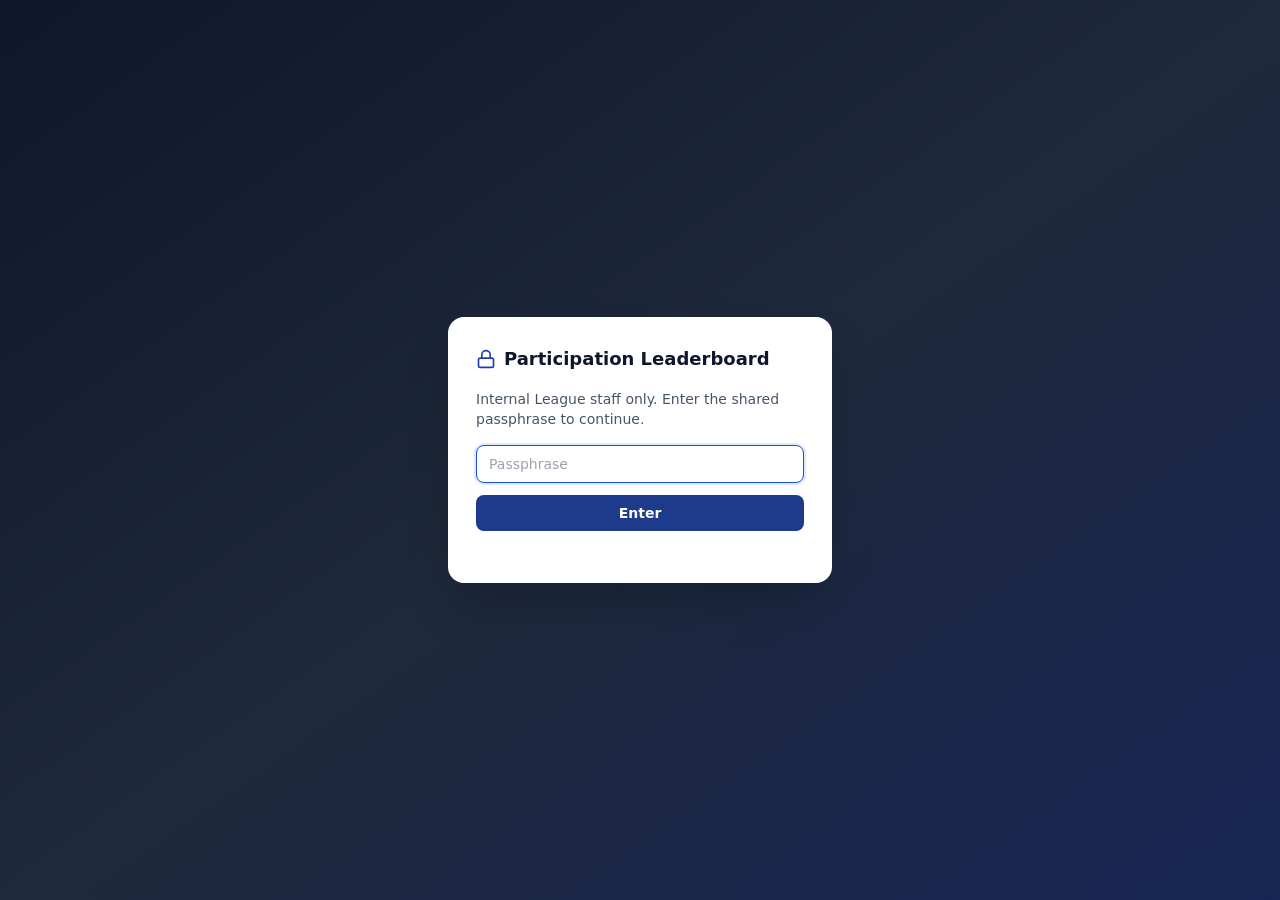
<file: participation.html>
<!doctype html>
<html lang="en">
<head>
<meta charset="utf-8"/>
<meta name="viewport" content="width=device-width, initial-scale=1"/>
<meta name="robots" content="noindex, nofollow"/>
<title>Credit Union Participation Leaderboard</title>
<style>*,:after,:before{--tw-border-spacing-x:0;--tw-border-spacing-y:0;--tw-translate-x:0;--tw-translate-y:0;--tw-rotate:0;--tw-skew-x:0;--tw-skew-y:0;--tw-scale-x:1;--tw-scale-y:1;--tw-pan-x: ;--tw-pan-y: ;--tw-pinch-zoom: ;--tw-scroll-snap-strictness:proximity;--tw-gradient-from-position: ;--tw-gradient-via-position: ;--tw-gradient-to-position: ;--tw-ordinal: ;--tw-slashed-zero: ;--tw-numeric-figure: ;--tw-numeric-spacing: ;--tw-numeric-fraction: ;--tw-ring-inset: ;--tw-ring-offset-width:0px;--tw-ring-offset-color:#fff;--tw-ring-color:rgba(59,130,246,.5);--tw-ring-offset-shadow:0 0 #0000;--tw-ring-shadow:0 0 #0000;--tw-shadow:0 0 #0000;--tw-shadow-colored:0 0 #0000;--tw-blur: ;--tw-brightness: ;--tw-contrast: ;--tw-grayscale: ;--tw-hue-rotate: ;--tw-invert: ;--tw-saturate: ;--tw-sepia: ;--tw-drop-shadow: ;--tw-backdrop-blur: ;--tw-backdrop-brightness: ;--tw-backdrop-contrast: ;--tw-backdrop-grayscale: ;--tw-backdrop-hue-rotate: ;--tw-backdrop-invert: ;--tw-backdrop-opacity: ;--tw-backdrop-saturate: ;--tw-backdrop-sepia: ;--tw-contain-size: ;--tw-contain-layout: ;--tw-contain-paint: ;--tw-contain-style: }::backdrop{--tw-border-spacing-x:0;--tw-border-spacing-y:0;--tw-translate-x:0;--tw-translate-y:0;--tw-rotate:0;--tw-skew-x:0;--tw-skew-y:0;--tw-scale-x:1;--tw-scale-y:1;--tw-pan-x: ;--tw-pan-y: ;--tw-pinch-zoom: ;--tw-scroll-snap-strictness:proximity;--tw-gradient-from-position: ;--tw-gradient-via-position: ;--tw-gradient-to-position: ;--tw-ordinal: ;--tw-slashed-zero: ;--tw-numeric-figure: ;--tw-numeric-spacing: ;--tw-numeric-fraction: ;--tw-ring-inset: ;--tw-ring-offset-width:0px;--tw-ring-offset-color:#fff;--tw-ring-color:rgba(59,130,246,.5);--tw-ring-offset-shadow:0 0 #0000;--tw-ring-shadow:0 0 #0000;--tw-shadow:0 0 #0000;--tw-shadow-colored:0 0 #0000;--tw-blur: ;--tw-brightness: ;--tw-contrast: ;--tw-grayscale: ;--tw-hue-rotate: ;--tw-invert: ;--tw-saturate: ;--tw-sepia: ;--tw-drop-shadow: ;--tw-backdrop-blur: ;--tw-backdrop-brightness: ;--tw-backdrop-contrast: ;--tw-backdrop-grayscale: ;--tw-backdrop-hue-rotate: ;--tw-backdrop-invert: ;--tw-backdrop-opacity: ;--tw-backdrop-saturate: ;--tw-backdrop-sepia: ;--tw-contain-size: ;--tw-contain-layout: ;--tw-contain-paint: ;--tw-contain-style: }/*! tailwindcss v3.4.19 | MIT License | https://tailwindcss.com*/*,:after,:before{box-sizing:border-box;border:0 solid #e5e7eb}:after,:before{--tw-content:""}:host,html{line-height:1.5;-webkit-text-size-adjust:100%;-moz-tab-size:4;-o-tab-size:4;tab-size:4;font-family:Inter,ui-sans-serif,system-ui,-apple-system,Segoe UI,Roboto,Helvetica Neue,Arial,sans-serif;font-feature-settings:normal;font-variation-settings:normal;-webkit-tap-highlight-color:transparent}body{margin:0;line-height:inherit}hr{height:0;color:inherit;border-top-width:1px}abbr:where([title]){-webkit-text-decoration:underline dotted;text-decoration:underline dotted}h1,h2,h3,h4,h5,h6{font-size:inherit;font-weight:inherit}a{color:inherit;text-decoration:inherit}b,strong{font-weight:bolder}code,kbd,pre,samp{font-family:ui-monospace,SFMono-Regular,Menlo,Monaco,Consolas,Liberation Mono,Courier New,monospace;font-feature-settings:normal;font-variation-settings:normal;font-size:1em}small{font-size:80%}sub,sup{font-size:75%;line-height:0;position:relative;vertical-align:baseline}sub{bottom:-.25em}sup{top:-.5em}table{text-indent:0;border-color:inherit;border-collapse:collapse}button,input,optgroup,select,textarea{font-family:inherit;font-feature-settings:inherit;font-variation-settings:inherit;font-size:100%;font-weight:inherit;line-height:inherit;letter-spacing:inherit;color:inherit;margin:0;padding:0}button,select{text-transform:none}button,input:where([type=button]),input:where([type=reset]),input:where([type=submit]){-webkit-appearance:button;background-color:transparent;background-image:none}:-moz-focusring{outline:auto}:-moz-ui-invalid{box-shadow:none}progress{vertical-align:baseline}::-webkit-inner-spin-button,::-webkit-outer-spin-button{height:auto}[type=search]{-webkit-appearance:textfield;outline-offset:-2px}::-webkit-search-decoration{-webkit-appearance:none}::-webkit-file-upload-button{-webkit-appearance:button;font:inherit}summary{display:list-item}blockquote,dd,dl,figure,h1,h2,h3,h4,h5,h6,hr,p,pre{margin:0}fieldset{margin:0}fieldset,legend{padding:0}menu,ol,ul{list-style:none;margin:0;padding:0}dialog{padding:0}textarea{resize:vertical}input::-moz-placeholder,textarea::-moz-placeholder{opacity:1;color:#9ca3af}input::placeholder,textarea::placeholder{opacity:1;color:#9ca3af}[role=button],button{cursor:pointer}:disabled{cursor:default}audio,canvas,embed,iframe,img,object,svg,video{display:block;vertical-align:middle}img,video{max-width:100%;height:auto}[hidden]:where(:not([hidden=until-found])){display:none}.pointer-events-none{pointer-events:none}.fixed{position:fixed}.absolute{position:absolute}.relative{position:relative}.sticky{position:sticky}.inset-0{inset:0}.bottom-3{bottom:.75rem}.left-3{left:.75rem}.right-2{right:.5rem}.right-3{right:.75rem}.top-0{top:0}.top-1\/2{top:50%}.top-3{top:.75rem}.z-0{z-index:0}.z-10{z-index:10}.z-30{z-index:30}.z-50{z-index:50}.z-\[500\]{z-index:500}.z-\[600\]{z-index:600}.mx-auto{margin-left:auto;margin-right:auto}.mb-1{margin-bottom:.25rem}.mb-2{margin-bottom:.5rem}.mb-3{margin-bottom:.75rem}.mb-4{margin-bottom:1rem}.mb-5{margin-bottom:1.25rem}.ml-1{margin-left:.25rem}.ml-2{margin-left:.5rem}.ml-\[22px\]{margin-left:22px}.ml-auto{margin-left:auto}.mr-2{margin-right:.5rem}.mt-0\.5{margin-top:.125rem}.mt-1{margin-top:.25rem}.mt-16{margin-top:4rem}.mt-2{margin-top:.5rem}.mt-24{margin-top:6rem}.mt-3{margin-top:.75rem}.mt-4{margin-top:1rem}.mt-5{margin-top:1.25rem}.mt-6{margin-top:1.5rem}.mt-auto{margin-top:auto}.line-clamp-2{overflow:hidden;display:-webkit-box;-webkit-box-orient:vertical;-webkit-line-clamp:2}.block{display:block}.inline-block{display:inline-block}.flex{display:flex}.inline-flex{display:inline-flex}.table{display:table}.grid{display:grid}.inline-grid{display:inline-grid}.hidden{display:none}.h-1{height:.25rem}.h-1\.5{height:.375rem}.h-12{height:3rem}.h-2{height:.5rem}.h-2\.5{height:.625rem}.h-3{height:.75rem}.h-3\.5{height:.875rem}.h-4{height:1rem}.h-5{height:1.25rem}.h-6{height:1.5rem}.h-7{height:1.75rem}.h-8{height:2rem}.h-full{height:100%}.max-h-80{max-height:20rem}.max-h-\[600px\]{max-height:600px}.min-h-\[420px\]{min-height:420px}.min-h-screen{min-height:100vh}.w-1\.5{width:.375rem}.w-12{width:3rem}.w-16{width:4rem}.w-2{width:.5rem}.w-2\.5{width:.625rem}.w-3{width:.75rem}.w-3\.5{width:.875rem}.w-4{width:1rem}.w-5{width:1.25rem}.w-52{width:13rem}.w-6{width:1.5rem}.w-7{width:1.75rem}.w-8{width:2rem}.w-full{width:100%}.min-w-0{min-width:0}.min-w-\[220px\]{min-width:220px}.min-w-\[240px\]{min-width:240px}.min-w-\[64px\]{min-width:64px}.min-w-\[820px\]{min-width:820px}.min-w-\[860px\]{min-width:860px}.min-w-\[900px\]{min-width:900px}.max-w-2xl{max-width:42rem}.max-w-3xl{max-width:48rem}.max-w-\[1400px\]{max-width:1400px}.max-w-\[240px\]{max-width:240px}.max-w-\[260px\]{max-width:260px}.max-w-\[86px\]{max-width:86px}.max-w-md{max-width:28rem}.max-w-sm{max-width:24rem}.max-w-xl{max-width:36rem}.flex-1{flex:1 1 0%}.shrink-0{flex-shrink:0}.border-collapse{border-collapse:collapse}.-translate-y-1\/2{--tw-translate-y:-50%;transform:translate(var(--tw-translate-x),var(--tw-translate-y)) rotate(var(--tw-rotate)) skewX(var(--tw-skew-x)) skewY(var(--tw-skew-y)) scaleX(var(--tw-scale-x)) scaleY(var(--tw-scale-y))}.cursor-pointer{cursor:pointer}.list-disc{list-style-type:disc}.grid-cols-2{grid-template-columns:repeat(2,minmax(0,1fr))}.flex-col{flex-direction:column}.flex-wrap{flex-wrap:wrap}.place-items-center{place-items:center}.items-start{align-items:flex-start}.items-end{align-items:flex-end}.items-center{align-items:center}.items-baseline{align-items:baseline}.justify-end{justify-content:flex-end}.justify-between{justify-content:space-between}.gap-0\.5{gap:.125rem}.gap-1{gap:.25rem}.gap-1\.5{gap:.375rem}.gap-2{gap:.5rem}.gap-3{gap:.75rem}.gap-4{gap:1rem}.gap-x-6{-moz-column-gap:1.5rem;column-gap:1.5rem}.gap-y-2{row-gap:.5rem}.space-y-0\.5>:not([hidden])~:not([hidden]){--tw-space-y-reverse:0;margin-top:calc(.125rem*(1 - var(--tw-space-y-reverse)));margin-bottom:calc(.125rem*var(--tw-space-y-reverse))}.space-y-1>:not([hidden])~:not([hidden]){--tw-space-y-reverse:0;margin-top:calc(.25rem*(1 - var(--tw-space-y-reverse)));margin-bottom:calc(.25rem*var(--tw-space-y-reverse))}.space-y-1\.5>:not([hidden])~:not([hidden]){--tw-space-y-reverse:0;margin-top:calc(.375rem*(1 - var(--tw-space-y-reverse)));margin-bottom:calc(.375rem*var(--tw-space-y-reverse))}.space-y-2>:not([hidden])~:not([hidden]){--tw-space-y-reverse:0;margin-top:calc(.5rem*(1 - var(--tw-space-y-reverse)));margin-bottom:calc(.5rem*var(--tw-space-y-reverse))}.space-y-3>:not([hidden])~:not([hidden]){--tw-space-y-reverse:0;margin-top:calc(.75rem*(1 - var(--tw-space-y-reverse)));margin-bottom:calc(.75rem*var(--tw-space-y-reverse))}.divide-y>:not([hidden])~:not([hidden]){--tw-divide-y-reverse:0;border-top-width:calc(1px*(1 - var(--tw-divide-y-reverse)));border-bottom-width:calc(1px*var(--tw-divide-y-reverse))}.divide-slate-100>:not([hidden])~:not([hidden]){--tw-divide-opacity:1;border-color:rgb(241 245 249/var(--tw-divide-opacity,1))}.overflow-auto{overflow:auto}.overflow-hidden{overflow:hidden}.overflow-x-auto{overflow-x:auto}.overflow-y-auto{overflow-y:auto}.truncate{overflow:hidden;text-overflow:ellipsis}.truncate,.whitespace-nowrap{white-space:nowrap}.rounded{border-radius:.25rem}.rounded-2xl{border-radius:1rem}.rounded-full{border-radius:9999px}.rounded-lg{border-radius:.5rem}.rounded-md{border-radius:.375rem}.rounded-sm{border-radius:.125rem}.rounded-xl{border-radius:.75rem}.border{border-width:1px}.border-2{border-width:2px}.border-b{border-bottom-width:1px}.border-b-2{border-bottom-width:2px}.border-t{border-top-width:1px}.border-dashed{border-style:dashed}.border-amber-200{--tw-border-opacity:1;border-color:rgb(253 230 138/var(--tw-border-opacity,1))}.border-blue-500{--tw-border-opacity:1;border-color:rgb(59 130 246/var(--tw-border-opacity,1))}.border-slate-100{--tw-border-opacity:1;border-color:rgb(241 245 249/var(--tw-border-opacity,1))}.border-slate-200{--tw-border-opacity:1;border-color:rgb(226 232 240/var(--tw-border-opacity,1))}.border-slate-300{--tw-border-opacity:1;border-color:rgb(203 213 225/var(--tw-border-opacity,1))}.bg-amber-100{--tw-bg-opacity:1;background-color:rgb(254 243 199/var(--tw-bg-opacity,1))}.bg-amber-50{--tw-bg-opacity:1;background-color:rgb(255 251 235/var(--tw-bg-opacity,1))}.bg-amber-50\/30{background-color:rgba(255,251,235,.3)}.bg-amber-50\/70{background-color:rgba(255,251,235,.7)}.bg-amber-500{--tw-bg-opacity:1;background-color:rgb(245 158 11/var(--tw-bg-opacity,1))}.bg-blue-100{--tw-bg-opacity:1;background-color:rgb(219 234 254/var(--tw-bg-opacity,1))}.bg-blue-50{--tw-bg-opacity:1;background-color:rgb(239 246 255/var(--tw-bg-opacity,1))}.bg-blue-50\/60{background-color:rgba(239,246,255,.6)}.bg-blue-500{--tw-bg-opacity:1;background-color:rgb(59 130 246/var(--tw-bg-opacity,1))}.bg-blue-600{--tw-bg-opacity:1;background-color:rgb(37 99 235/var(--tw-bg-opacity,1))}.bg-blue-700{--tw-bg-opacity:1;background-color:rgb(29 78 216/var(--tw-bg-opacity,1))}.bg-blue-900{--tw-bg-opacity:1;background-color:rgb(30 58 138/var(--tw-bg-opacity,1))}.bg-blue-950{--tw-bg-opacity:1;background-color:rgb(23 37 84/var(--tw-bg-opacity,1))}.bg-emerald-100{--tw-bg-opacity:1;background-color:rgb(209 250 229/var(--tw-bg-opacity,1))}.bg-emerald-300{--tw-bg-opacity:1;background-color:rgb(110 231 183/var(--tw-bg-opacity,1))}.bg-emerald-400{--tw-bg-opacity:1;background-color:rgb(52 211 153/var(--tw-bg-opacity,1))}.bg-emerald-400\/15{background-color:rgba(52,211,153,.15)}.bg-emerald-50{--tw-bg-opacity:1;background-color:rgb(236 253 245/var(--tw-bg-opacity,1))}.bg-emerald-500{--tw-bg-opacity:1;background-color:rgb(16 185 129/var(--tw-bg-opacity,1))}.bg-indigo-100{--tw-bg-opacity:1;background-color:rgb(224 231 255/var(--tw-bg-opacity,1))}.bg-indigo-500{--tw-bg-opacity:1;background-color:rgb(99 102 241/var(--tw-bg-opacity,1))}.bg-red-50{--tw-bg-opacity:1;background-color:rgb(254 242 242/var(--tw-bg-opacity,1))}.bg-sky-100{--tw-bg-opacity:1;background-color:rgb(224 242 254/var(--tw-bg-opacity,1))}.bg-sky-500{--tw-bg-opacity:1;background-color:rgb(14 165 233/var(--tw-bg-opacity,1))}.bg-slate-100{--tw-bg-opacity:1;background-color:rgb(241 245 249/var(--tw-bg-opacity,1))}.bg-slate-400{--tw-bg-opacity:1;background-color:rgb(148 163 184/var(--tw-bg-opacity,1))}.bg-slate-50{--tw-bg-opacity:1;background-color:rgb(248 250 252/var(--tw-bg-opacity,1))}.bg-slate-50\/70{background-color:rgba(248,250,252,.7)}.bg-slate-900{--tw-bg-opacity:1;background-color:rgb(15 23 42/var(--tw-bg-opacity,1))}.bg-slate-900\/30{background-color:rgba(15,23,42,.3)}.bg-white{--tw-bg-opacity:1;background-color:rgb(255 255 255/var(--tw-bg-opacity,1))}.bg-white\/10{background-color:hsla(0,0%,100%,.1)}.bg-white\/95{background-color:hsla(0,0%,100%,.95)}.bg-gradient-to-br{background-image:linear-gradient(to bottom right,var(--tw-gradient-stops))}.bg-gradient-to-r{background-image:linear-gradient(to right,var(--tw-gradient-stops))}.from-amber-300{--tw-gradient-from:#fcd34d var(--tw-gradient-from-position);--tw-gradient-to:rgba(252,211,77,0) var(--tw-gradient-to-position);--tw-gradient-stops:var(--tw-gradient-from),var(--tw-gradient-to)}.from-orange-300{--tw-gradient-from:#fdba74 var(--tw-gradient-from-position);--tw-gradient-to:hsla(31,97%,72%,0) var(--tw-gradient-to-position);--tw-gradient-stops:var(--tw-gradient-from),var(--tw-gradient-to)}.from-slate-200{--tw-gradient-from:#e2e8f0 var(--tw-gradient-from-position);--tw-gradient-to:rgba(226,232,240,0) var(--tw-gradient-to-position);--tw-gradient-stops:var(--tw-gradient-from),var(--tw-gradient-to)}.from-slate-900{--tw-gradient-from:#0f172a var(--tw-gradient-from-position);--tw-gradient-to:rgba(15,23,42,0) var(--tw-gradient-to-position);--tw-gradient-stops:var(--tw-gradient-from),var(--tw-gradient-to)}.via-blue-950{--tw-gradient-to:rgba(23,37,84,0) var(--tw-gradient-to-position);--tw-gradient-stops:var(--tw-gradient-from),#172554 var(--tw-gradient-via-position),var(--tw-gradient-to)}.via-slate-800{--tw-gradient-to:rgba(30,41,59,0) var(--tw-gradient-to-position);--tw-gradient-stops:var(--tw-gradient-from),#1e293b var(--tw-gradient-via-position),var(--tw-gradient-to)}.to-amber-700{--tw-gradient-to:#b45309 var(--tw-gradient-to-position)}.to-blue-900{--tw-gradient-to:#1e3a8a var(--tw-gradient-to-position)}.to-blue-950{--tw-gradient-to:#172554 var(--tw-gradient-to-position)}.to-slate-400{--tw-gradient-to:#94a3b8 var(--tw-gradient-to-position)}.to-yellow-500{--tw-gradient-to:#eab308 var(--tw-gradient-to-position)}.p-0\.5{padding:.125rem}.p-1{padding:.25rem}.p-10{padding:2.5rem}.p-2{padding:.5rem}.p-3{padding:.75rem}.p-4{padding:1rem}.p-5{padding:1.25rem}.p-7{padding:1.75rem}.px-1{padding-left:.25rem;padding-right:.25rem}.px-1\.5{padding-left:.375rem;padding-right:.375rem}.px-2{padding-left:.5rem;padding-right:.5rem}.px-2\.5{padding-left:.625rem;padding-right:.625rem}.px-3{padding-left:.75rem;padding-right:.75rem}.px-3\.5{padding-left:.875rem;padding-right:.875rem}.px-4{padding-left:1rem;padding-right:1rem}.px-5{padding-left:1.25rem;padding-right:1.25rem}.px-6{padding-left:1.5rem;padding-right:1.5rem}.py-0\.5{padding-top:.125rem;padding-bottom:.125rem}.py-1{padding-top:.25rem;padding-bottom:.25rem}.py-1\.5{padding-top:.375rem;padding-bottom:.375rem}.py-10{padding-top:2.5rem;padding-bottom:2.5rem}.py-12{padding-top:3rem;padding-bottom:3rem}.py-16{padding-top:4rem;padding-bottom:4rem}.py-2{padding-top:.5rem;padding-bottom:.5rem}.py-2\.5{padding-top:.625rem;padding-bottom:.625rem}.py-3{padding-top:.75rem;padding-bottom:.75rem}.py-4{padding-top:1rem;padding-bottom:1rem}.py-5{padding-top:1.25rem;padding-bottom:1.25rem}.py-6{padding-top:1.5rem;padding-bottom:1.5rem}.pb-1\.5{padding-bottom:.375rem}.pb-14{padding-bottom:3.5rem}.pb-2{padding-bottom:.5rem}.pb-5{padding-bottom:1.25rem}.pl-5{padding-left:1.25rem}.pl-8{padding-left:2rem}.pl-9{padding-left:2.25rem}.pr-1{padding-right:.25rem}.pr-8{padding-right:2rem}.pt-2{padding-top:.5rem}.pt-3{padding-top:.75rem}.text-left{text-align:left}.text-center{text-align:center}.text-right{text-align:right}.align-bottom{vertical-align:bottom}.text-2xl{font-size:1.5rem;line-height:2rem}.text-3xl{font-size:1.875rem;line-height:2.25rem}.text-\[10\.5px\]{font-size:10.5px}.text-\[10px\]{font-size:10px}.text-\[11px\]{font-size:11px}.text-\[13px\]{font-size:13px}.text-base{font-size:1rem;line-height:1.5rem}.text-lg{font-size:1.125rem;line-height:1.75rem}.text-sm{font-size:.875rem;line-height:1.25rem}.text-xl{font-size:1.25rem;line-height:1.75rem}.text-xs{font-size:.75rem;line-height:1rem}.font-bold{font-weight:700}.font-extrabold{font-weight:800}.font-medium{font-weight:500}.font-normal{font-weight:400}.font-semibold{font-weight:600}.uppercase{text-transform:uppercase}.normal-case{text-transform:none}.tabular-nums{--tw-numeric-spacing:tabular-nums;font-variant-numeric:var(--tw-ordinal) var(--tw-slashed-zero) var(--tw-numeric-figure) var(--tw-numeric-spacing) var(--tw-numeric-fraction)}.leading-snug{line-height:1.375}.leading-tight{line-height:1.25}.tracking-normal{letter-spacing:0}.tracking-tight{letter-spacing:-.025em}.tracking-wide{letter-spacing:.025em}.tracking-wider{letter-spacing:.05em}.text-amber-200{--tw-text-opacity:1;color:rgb(253 230 138/var(--tw-text-opacity,1))}.text-amber-700{--tw-text-opacity:1;color:rgb(180 83 9/var(--tw-text-opacity,1))}.text-amber-800{--tw-text-opacity:1;color:rgb(146 64 14/var(--tw-text-opacity,1))}.text-amber-950{--tw-text-opacity:1;color:rgb(69 26 3/var(--tw-text-opacity,1))}.text-blue-100{--tw-text-opacity:1;color:rgb(219 234 254/var(--tw-text-opacity,1))}.text-blue-200{--tw-text-opacity:1;color:rgb(191 219 254/var(--tw-text-opacity,1))}.text-blue-600{--tw-text-opacity:1;color:rgb(37 99 235/var(--tw-text-opacity,1))}.text-blue-700{--tw-text-opacity:1;color:rgb(29 78 216/var(--tw-text-opacity,1))}.text-blue-800{--tw-text-opacity:1;color:rgb(30 64 175/var(--tw-text-opacity,1))}.text-blue-900{--tw-text-opacity:1;color:rgb(30 58 138/var(--tw-text-opacity,1))}.text-blue-950{--tw-text-opacity:1;color:rgb(23 37 84/var(--tw-text-opacity,1))}.text-emerald-100{--tw-text-opacity:1;color:rgb(209 250 229/var(--tw-text-opacity,1))}.text-emerald-600{--tw-text-opacity:1;color:rgb(5 150 105/var(--tw-text-opacity,1))}.text-emerald-700{--tw-text-opacity:1;color:rgb(4 120 87/var(--tw-text-opacity,1))}.text-emerald-800{--tw-text-opacity:1;color:rgb(6 95 70/var(--tw-text-opacity,1))}.text-indigo-700{--tw-text-opacity:1;color:rgb(67 56 202/var(--tw-text-opacity,1))}.text-indigo-800{--tw-text-opacity:1;color:rgb(55 48 163/var(--tw-text-opacity,1))}.text-orange-950{--tw-text-opacity:1;color:rgb(67 20 7/var(--tw-text-opacity,1))}.text-red-700{--tw-text-opacity:1;color:rgb(185 28 28/var(--tw-text-opacity,1))}.text-red-800{--tw-text-opacity:1;color:rgb(153 27 27/var(--tw-text-opacity,1))}.text-sky-700{--tw-text-opacity:1;color:rgb(3 105 161/var(--tw-text-opacity,1))}.text-sky-800{--tw-text-opacity:1;color:rgb(7 89 133/var(--tw-text-opacity,1))}.text-slate-300{--tw-text-opacity:1;color:rgb(203 213 225/var(--tw-text-opacity,1))}.text-slate-400{--tw-text-opacity:1;color:rgb(148 163 184/var(--tw-text-opacity,1))}.text-slate-500{--tw-text-opacity:1;color:rgb(100 116 139/var(--tw-text-opacity,1))}.text-slate-600{--tw-text-opacity:1;color:rgb(71 85 105/var(--tw-text-opacity,1))}.text-slate-700{--tw-text-opacity:1;color:rgb(51 65 85/var(--tw-text-opacity,1))}.text-slate-800{--tw-text-opacity:1;color:rgb(30 41 59/var(--tw-text-opacity,1))}.text-slate-900{--tw-text-opacity:1;color:rgb(15 23 42/var(--tw-text-opacity,1))}.text-white{--tw-text-opacity:1;color:rgb(255 255 255/var(--tw-text-opacity,1))}.underline{text-decoration-line:underline}.opacity-40{opacity:.4}.shadow{--tw-shadow:0 1px 3px 0 rgba(0,0,0,.1),0 1px 2px -1px rgba(0,0,0,.1);--tw-shadow-colored:0 1px 3px 0 var(--tw-shadow-color),0 1px 2px -1px var(--tw-shadow-color)}.shadow,.shadow-2xl{box-shadow:var(--tw-ring-offset-shadow,0 0 #0000),var(--tw-ring-shadow,0 0 #0000),var(--tw-shadow)}.shadow-2xl{--tw-shadow:0 25px 50px -12px rgba(0,0,0,.25);--tw-shadow-colored:0 25px 50px -12px var(--tw-shadow-color)}.shadow-lg{--tw-shadow:0 10px 15px -3px rgba(0,0,0,.1),0 4px 6px -4px rgba(0,0,0,.1);--tw-shadow-colored:0 10px 15px -3px var(--tw-shadow-color),0 4px 6px -4px var(--tw-shadow-color)}.shadow-lg,.shadow-sm{box-shadow:var(--tw-ring-offset-shadow,0 0 #0000),var(--tw-ring-shadow,0 0 #0000),var(--tw-shadow)}.shadow-sm{--tw-shadow:0 1px 2px 0 rgba(0,0,0,.05);--tw-shadow-colored:0 1px 2px 0 var(--tw-shadow-color)}.ring-1{--tw-ring-offset-shadow:var(--tw-ring-inset) 0 0 0 var(--tw-ring-offset-width) var(--tw-ring-offset-color);--tw-ring-shadow:var(--tw-ring-inset) 0 0 0 calc(1px + var(--tw-ring-offset-width)) var(--tw-ring-color)}.ring-1,.ring-2{box-shadow:var(--tw-ring-offset-shadow),var(--tw-ring-shadow),var(--tw-shadow,0 0 #0000)}.ring-2{--tw-ring-offset-shadow:var(--tw-ring-inset) 0 0 0 var(--tw-ring-offset-width) var(--tw-ring-offset-color);--tw-ring-shadow:var(--tw-ring-inset) 0 0 0 calc(2px + var(--tw-ring-offset-width)) var(--tw-ring-color)}.ring-amber-200{--tw-ring-opacity:1;--tw-ring-color:rgb(253 230 138/var(--tw-ring-opacity,1))}.ring-amber-500{--tw-ring-opacity:1;--tw-ring-color:rgb(245 158 11/var(--tw-ring-opacity,1))}.ring-blue-200{--tw-ring-opacity:1;--tw-ring-color:rgb(191 219 254/var(--tw-ring-opacity,1))}.ring-blue-900{--tw-ring-opacity:1;--tw-ring-color:rgb(30 58 138/var(--tw-ring-opacity,1))}.ring-emerald-200{--tw-ring-opacity:1;--tw-ring-color:rgb(167 243 208/var(--tw-ring-opacity,1))}.ring-emerald-300\/30{--tw-ring-color:rgba(110,231,183,.3)}.ring-indigo-200{--tw-ring-opacity:1;--tw-ring-color:rgb(199 210 254/var(--tw-ring-opacity,1))}.ring-red-200{--tw-ring-opacity:1;--tw-ring-color:rgb(254 202 202/var(--tw-ring-opacity,1))}.ring-sky-200{--tw-ring-opacity:1;--tw-ring-color:rgb(186 230 253/var(--tw-ring-opacity,1))}.ring-slate-200{--tw-ring-opacity:1;--tw-ring-color:rgb(226 232 240/var(--tw-ring-opacity,1))}.ring-slate-300{--tw-ring-opacity:1;--tw-ring-color:rgb(203 213 225/var(--tw-ring-opacity,1))}.ring-white{--tw-ring-opacity:1;--tw-ring-color:rgb(255 255 255/var(--tw-ring-opacity,1))}.ring-white\/15{--tw-ring-color:hsla(0,0%,100%,.15)}.ring-white\/20{--tw-ring-color:hsla(0,0%,100%,.2)}.filter{filter:var(--tw-blur) var(--tw-brightness) var(--tw-contrast) var(--tw-grayscale) var(--tw-hue-rotate) var(--tw-invert) var(--tw-saturate) var(--tw-sepia) var(--tw-drop-shadow)}.backdrop-blur{--tw-backdrop-blur:blur(8px);-webkit-backdrop-filter:var(--tw-backdrop-blur) var(--tw-backdrop-brightness) var(--tw-backdrop-contrast) var(--tw-backdrop-grayscale) var(--tw-backdrop-hue-rotate) var(--tw-backdrop-invert) var(--tw-backdrop-opacity) var(--tw-backdrop-saturate) var(--tw-backdrop-sepia);backdrop-filter:var(--tw-backdrop-blur) var(--tw-backdrop-brightness) var(--tw-backdrop-contrast) var(--tw-backdrop-grayscale) var(--tw-backdrop-hue-rotate) var(--tw-backdrop-invert) var(--tw-backdrop-opacity) var(--tw-backdrop-saturate) var(--tw-backdrop-sepia)}.transition{transition-property:color,background-color,border-color,text-decoration-color,fill,stroke,opacity,box-shadow,transform,filter,-webkit-backdrop-filter;transition-property:color,background-color,border-color,text-decoration-color,fill,stroke,opacity,box-shadow,transform,filter,backdrop-filter;transition-property:color,background-color,border-color,text-decoration-color,fill,stroke,opacity,box-shadow,transform,filter,backdrop-filter,-webkit-backdrop-filter;transition-timing-function:cubic-bezier(.4,0,.2,1);transition-duration:.15s}body,html{background:#f8fafc;color:#0f172a}.leaflet-container{font-family:inherit;font-size:12px;background:#e2e8f0}.leaflet-popup-content-wrapper{border-radius:10px;box-shadow:0 10px 30px rgba(15,23,42,.18)}details>summary{list-style:none}details>summary::-webkit-details-marker{display:none}.leaflet-container{background:#f1f5f9!important}.city-label span{position:absolute;transform:translate(-50%,-50%);white-space:nowrap;font-size:10.5px;font-weight:600;color:#64748b;letter-spacing:.02em;text-shadow:0 0 3px #fff,0 0 3px #fff,0 0 3px #fff;pointer-events:none}.hover\:bg-blue-50\/40:hover{background-color:rgba(239,246,255,.4)}.hover\:bg-blue-800:hover{--tw-bg-opacity:1;background-color:rgb(30 64 175/var(--tw-bg-opacity,1))}.hover\:bg-blue-950:hover{--tw-bg-opacity:1;background-color:rgb(23 37 84/var(--tw-bg-opacity,1))}.hover\:bg-slate-100:hover{--tw-bg-opacity:1;background-color:rgb(241 245 249/var(--tw-bg-opacity,1))}.hover\:bg-slate-50:hover{--tw-bg-opacity:1;background-color:rgb(248 250 252/var(--tw-bg-opacity,1))}.hover\:bg-white:hover{--tw-bg-opacity:1;background-color:rgb(255 255 255/var(--tw-bg-opacity,1))}.hover\:bg-white\/10:hover{background-color:hsla(0,0%,100%,.1)}.hover\:bg-white\/20:hover{background-color:hsla(0,0%,100%,.2)}.hover\:text-blue-700:hover{--tw-text-opacity:1;color:rgb(29 78 216/var(--tw-text-opacity,1))}.hover\:text-blue-800:hover{--tw-text-opacity:1;color:rgb(30 64 175/var(--tw-text-opacity,1))}.hover\:text-slate-700:hover{--tw-text-opacity:1;color:rgb(51 65 85/var(--tw-text-opacity,1))}.hover\:text-slate-800:hover{--tw-text-opacity:1;color:rgb(30 41 59/var(--tw-text-opacity,1))}.hover\:text-white:hover{--tw-text-opacity:1;color:rgb(255 255 255/var(--tw-text-opacity,1))}.hover\:underline:hover{text-decoration-line:underline}.hover\:ring-2:hover{--tw-ring-offset-shadow:var(--tw-ring-inset) 0 0 0 var(--tw-ring-offset-width) var(--tw-ring-offset-color);--tw-ring-shadow:var(--tw-ring-inset) 0 0 0 calc(2px + var(--tw-ring-offset-width)) var(--tw-ring-color);box-shadow:var(--tw-ring-offset-shadow),var(--tw-ring-shadow),var(--tw-shadow,0 0 #0000)}.hover\:ring-amber-400:hover{--tw-ring-opacity:1;--tw-ring-color:rgb(251 191 36/var(--tw-ring-opacity,1))}.focus\:border-blue-500:focus{--tw-border-opacity:1;border-color:rgb(59 130 246/var(--tw-border-opacity,1))}.focus\:border-blue-700:focus{--tw-border-opacity:1;border-color:rgb(29 78 216/var(--tw-border-opacity,1))}.focus\:outline-none:focus{outline:2px solid transparent;outline-offset:2px}.focus\:ring-2:focus{--tw-ring-offset-shadow:var(--tw-ring-inset) 0 0 0 var(--tw-ring-offset-width) var(--tw-ring-offset-color);--tw-ring-shadow:var(--tw-ring-inset) 0 0 0 calc(2px + var(--tw-ring-offset-width)) var(--tw-ring-color);box-shadow:var(--tw-ring-offset-shadow),var(--tw-ring-shadow),var(--tw-shadow,0 0 #0000)}.focus\:ring-blue-100:focus{--tw-ring-opacity:1;--tw-ring-color:rgb(219 234 254/var(--tw-ring-opacity,1))}.focus\:ring-blue-200:focus{--tw-ring-opacity:1;--tw-ring-color:rgb(191 219 254/var(--tw-ring-opacity,1))}.disabled\:opacity-50:disabled{opacity:.5}.disabled\:opacity-60:disabled{opacity:.6}@media (min-width:640px){.sm\:grid-cols-2{grid-template-columns:repeat(2,minmax(0,1fr))}.sm\:px-6{padding-left:1.5rem;padding-right:1.5rem}.sm\:text-2xl{font-size:1.5rem;line-height:2rem}.sm\:text-3xl{font-size:1.875rem;line-height:2.25rem}.sm\:text-lg{font-size:1.125rem;line-height:1.75rem}}@media (min-width:768px){.md\:grid-cols-2{grid-template-columns:repeat(2,minmax(0,1fr))}}@media (min-width:1024px){.lg\:col-span-2{grid-column:span 2/span 2}.lg\:grid-cols-3{grid-template-columns:repeat(3,minmax(0,1fr))}.lg\:grid-cols-4{grid-template-columns:repeat(4,minmax(0,1fr))}}@media (min-width:1280px){.xl\:grid-cols-3{grid-template-columns:repeat(3,minmax(0,1fr))}.xl\:grid-cols-5{grid-template-columns:repeat(5,minmax(0,1fr))}}@media print{.print\:hidden{display:none}.print\:bg-none{background-image:none}.print\:text-slate-600{--tw-text-opacity:1;color:rgb(71 85 105/var(--tw-text-opacity,1))}.print\:text-slate-700{--tw-text-opacity:1;color:rgb(51 65 85/var(--tw-text-opacity,1))}.print\:text-slate-900{--tw-text-opacity:1;color:rgb(15 23 42/var(--tw-text-opacity,1))}.print\:shadow-none{--tw-shadow:0 0 #0000;--tw-shadow-colored:0 0 #0000;box-shadow:var(--tw-ring-offset-shadow,0 0 #0000),var(--tw-ring-shadow,0 0 #0000),var(--tw-shadow)}}</style>
</head>
<body>
<div id="root"></div>
<script>(()=>{var rc=Object.create;var _s=Object.defineProperty;var oc=Object.getOwnPropertyDescriptor;var lc=Object.getOwnPropertyNames;var uc=Object.getPrototypeOf,sc=Object.prototype.hasOwnProperty;var ra=(e,a)=>()=>{try{return a||e((a={exports:{}}).exports,a),a.exports}catch(t){throw a=0,t}};var nc=(e,a,t,r)=>{if(a&&typeof a=="object"||typeof a=="function")for(let o of lc(a))!sc.call(e,o)&&o!==t&&_s(e,o,{get:()=>a[o],enumerable:!(r=oc(a,o))||r.enumerable});return e};var _a=(e,a,t)=>(t=e!=null?rc(uc(e)):{},nc(a||!e||!e.__esModule?_s(t,"default",{value:e,enumerable:!0}):t,e));var Ys=ra(O=>{"use strict";var Vt=Symbol.for("react.element"),dc=Symbol.for("react.portal"),fc=Symbol.for("react.fragment"),ic=Symbol.for("react.strict_mode"),cc=Symbol.for("react.profiler"),pc=Symbol.for("react.provider"),mc=Symbol.for("react.context"),Lc=Symbol.for("react.forward_ref"),xc=Symbol.for("react.suspense"),hc=Symbol.for("react.memo"),gc=Symbol.for("react.lazy"),Vs=Symbol.iterator;function Ic(e){return e===null||typeof e!="object"?null:(e=Vs&&e[Vs]||e["@@iterator"],typeof e=="function"?e:null)}var Ws={isMounted:function(){return!1},enqueueForceUpdate:function(){},enqueueReplaceState:function(){},enqueueSetState:function(){}},Xs=Object.assign,$s={};function ut(e,a,t){this.props=e,this.context=a,this.refs=$s,this.updater=t||Ws}ut.prototype.isReactComponent={};ut.prototype.setState=function(e,a){if(typeof e!="object"&&typeof e!="function"&&e!=null)throw Error("setState(...): takes an object of state variables to update or a function which returns an object of state variables.");this.updater.enqueueSetState(this,e,a,"setState")};ut.prototype.forceUpdate=function(e){this.updater.enqueueForceUpdate(this,e,"forceUpdate")};function js(){}js.prototype=ut.prototype;function Cl(e,a,t){this.props=e,this.context=a,this.refs=$s,this.updater=t||Ws}var Sl=Cl.prototype=new js;Sl.constructor=Cl;Xs(Sl,ut.prototype);Sl.isPureReactComponent=!0;var bs=Array.isArray,Ks=Object.prototype.hasOwnProperty,yl={current:null},Qs={key:!0,ref:!0,__self:!0,__source:!0};function Zs(e,a,t){var r,o={},l=null,u=null;if(a!=null)for(r in a.ref!==void 0&&(u=a.ref),a.key!==void 0&&(l=""+a.key),a)Ks.call(a,r)&&!Qs.hasOwnProperty(r)&&(o[r]=a[r]);var s=arguments.length-2;if(s===1)o.children=t;else if(1<s){for(var n=Array(s),c=0;c<s;c++)n[c]=arguments[c+2];o.children=n}if(e&&e.defaultProps)for(r in s=e.defaultProps,s)o[r]===void 0&&(o[r]=s[r]);return{$$typeof:Vt,type:e,key:l,ref:u,props:o,_owner:yl.current}}function Cc(e,a){return{$$typeof:Vt,type:e.type,key:a,ref:e.ref,props:e.props,_owner:e._owner}}function vl(e){return typeof e=="object"&&e!==null&&e.$$typeof===Vt}function Sc(e){var a={"=":"=0",":":"=2"};return"$"+e.replace(/[=:]/g,function(t){return a[t]})}var Gs=/\/+/g;function Il(e,a){return typeof e=="object"&&e!==null&&e.key!=null?Sc(""+e.key):a.toString(36)}function jr(e,a,t,r,o){var l=typeof e;(l==="undefined"||l==="boolean")&&(e=null);var u=!1;if(e===null)u=!0;else switch(l){case"string":case"number":u=!0;break;case"object":switch(e.$$typeof){case Vt:case dc:u=!0}}if(u)return u=e,o=o(u),e=r===""?"."+Il(u,0):r,bs(o)?(t="",e!=null&&(t=e.replace(Gs,"$&/")+"/"),jr(o,a,t,"",function(c){return c})):o!=null&&(vl(o)&&(o=Cc(o,t+(!o.key||u&&u.key===o.key?"":(""+o.key).replace(Gs,"$&/")+"/")+e)),a.push(o)),1;if(u=0,r=r===""?".":r+":",bs(e))for(var s=0;s<e.length;s++){l=e[s];var n=r+Il(l,s);u+=jr(l,a,t,n,o)}else if(n=Ic(e),typeof n=="function")for(e=n.call(e),s=0;!(l=e.next()).done;)l=l.value,n=r+Il(l,s++),u+=jr(l,a,t,n,o);else if(l==="object")throw a=String(e),Error("Objects are not valid as a React child (found: "+(a==="[object Object]"?"object with keys {"+Object.keys(e).join(", ")+"}":a)+"). If you meant to render a collection of children, use an array instead.");return u}function $r(e,a,t){if(e==null)return e;var r=[],o=0;return jr(e,r,"","",function(l){return a.call(t,l,o++)}),r}function yc(e){if(e._status===-1){var a=e._result;a=a(),a.then(function(t){(e._status===0||e._status===-1)&&(e._status=1,e._result=t)},function(t){(e._status===0||e._status===-1)&&(e._status=2,e._result=t)}),e._status===-1&&(e._status=0,e._result=a)}if(e._status===1)return e._result.default;throw e._result}var he={current:null},Kr={transition:null},vc={ReactCurrentDispatcher:he,ReactCurrentBatchConfig:Kr,ReactCurrentOwner:yl};function Js(){throw Error("act(...) is not supported in production builds of React.")}O.Children={map:$r,forEach:function(e,a,t){$r(e,function(){a.apply(this,arguments)},t)},count:function(e){var a=0;return $r(e,function(){a++}),a},toArray:function(e){return $r(e,function(a){return a})||[]},only:function(e){if(!vl(e))throw Error("React.Children.only expected to receive a single React element child.");return e}};O.Component=ut;O.Fragment=fc;O.Profiler=cc;O.PureComponent=Cl;O.StrictMode=ic;O.Suspense=xc;O.__SECRET_INTERNALS_DO_NOT_USE_OR_YOU_WILL_BE_FIRED=vc;O.act=Js;O.cloneElement=function(e,a,t){if(e==null)throw Error("React.cloneElement(...): The argument must be a React element, but you passed "+e+".");var r=Xs({},e.props),o=e.key,l=e.ref,u=e._owner;if(a!=null){if(a.ref!==void 0&&(l=a.ref,u=yl.current),a.key!==void 0&&(o=""+a.key),e.type&&e.type.defaultProps)var s=e.type.defaultProps;for(n in a)Ks.call(a,n)&&!Qs.hasOwnProperty(n)&&(r[n]=a[n]===void 0&&s!==void 0?s[n]:a[n])}var n=arguments.length-2;if(n===1)r.children=t;else if(1<n){s=Array(n);for(var c=0;c<n;c++)s[c]=arguments[c+2];r.children=s}return{$$typeof:Vt,type:e.type,key:o,ref:l,props:r,_owner:u}};O.createContext=function(e){return e={$$typeof:mc,_currentValue:e,_currentValue2:e,_threadCount:0,Provider:null,Consumer:null,_defaultValue:null,_globalName:null},e.Provider={$$typeof:pc,_context:e},e.Consumer=e};O.createElement=Zs;O.createFactory=function(e){var a=Zs.bind(null,e);return a.type=e,a};O.createRef=function(){return{current:null}};O.forwardRef=function(e){return{$$typeof:Lc,render:e}};O.isValidElement=vl;O.lazy=function(e){return{$$typeof:gc,_payload:{_status:-1,_result:e},_init:yc}};O.memo=function(e,a){return{$$typeof:hc,type:e,compare:a===void 0?null:a}};O.startTransition=function(e){var a=Kr.transition;Kr.transition={};try{e()}finally{Kr.transition=a}};O.unstable_act=Js;O.useCallback=function(e,a){return he.current.useCallback(e,a)};O.useContext=function(e){return he.current.useContext(e)};O.useDebugValue=function(){};O.useDeferredValue=function(e){return he.current.useDeferredValue(e)};O.useEffect=function(e,a){return he.current.useEffect(e,a)};O.useId=function(){return he.current.useId()};O.useImperativeHandle=function(e,a,t){return he.current.useImperativeHandle(e,a,t)};O.useInsertionEffect=function(e,a){return he.current.useInsertionEffect(e,a)};O.useLayoutEffect=function(e,a){return he.current.useLayoutEffect(e,a)};O.useMemo=function(e,a){return he.current.useMemo(e,a)};O.useReducer=function(e,a,t){return he.current.useReducer(e,a,t)};O.useRef=function(e){return he.current.useRef(e)};O.useState=function(e){return he.current.useState(e)};O.useSyncExternalStore=function(e,a,t){return he.current.useSyncExternalStore(e,a,t)};O.useTransition=function(){return he.current.useTransition()};O.version="18.3.1"});var Va=ra((jm,en)=>{"use strict";en.exports=Ys()});var fn=ra(G=>{"use strict";function Al(e,a){var t=e.length;e.push(a);e:for(;0<t;){var r=t-1>>>1,o=e[r];if(0<Qr(o,a))e[r]=a,e[t]=o,t=r;else break e}}function _e(e){return e.length===0?null:e[0]}function Jr(e){if(e.length===0)return null;var a=e[0],t=e.pop();if(t!==a){e[0]=t;e:for(var r=0,o=e.length,l=o>>>1;r<l;){var u=2*(r+1)-1,s=e[u],n=u+1,c=e[n];if(0>Qr(s,t))n<o&&0>Qr(c,s)?(e[r]=c,e[n]=t,r=n):(e[r]=s,e[u]=t,r=u);else if(n<o&&0>Qr(c,t))e[r]=c,e[n]=t,r=n;else break e}}return a}function Qr(e,a){var t=e.sortIndex-a.sortIndex;return t!==0?t:e.id-a.id}typeof performance=="object"&&typeof performance.now=="function"?(an=performance,G.unstable_now=function(){return an.now()}):(wl=Date,tn=wl.now(),G.unstable_now=function(){return wl.now()-tn});var an,wl,tn,Ke=[],La=[],wc=1,Te=null,ce=3,Yr=!1,ba=!1,Gt=!1,ln=typeof setTimeout=="function"?setTimeout:null,un=typeof clearTimeout=="function"?clearTimeout:null,rn=typeof setImmediate!="undefined"?setImmediate:null;typeof navigator!="undefined"&&navigator.scheduling!==void 0&&navigator.scheduling.isInputPending!==void 0&&navigator.scheduling.isInputPending.bind(navigator.scheduling);function Dl(e){for(var a=_e(La);a!==null;){if(a.callback===null)Jr(La);else if(a.startTime<=e)Jr(La),a.sortIndex=a.expirationTime,Al(Ke,a);else break;a=_e(La)}}function Ml(e){if(Gt=!1,Dl(e),!ba)if(_e(Ke)!==null)ba=!0,Fl(Bl);else{var a=_e(La);a!==null&&Rl(Ml,a.startTime-e)}}function Bl(e,a){ba=!1,Gt&&(Gt=!1,un(Wt),Wt=-1),Yr=!0;var t=ce;try{for(Dl(a),Te=_e(Ke);Te!==null&&(!(Te.expirationTime>a)||e&&!dn());){var r=Te.callback;if(typeof r=="function"){Te.callback=null,ce=Te.priorityLevel;var o=r(Te.expirationTime<=a);a=G.unstable_now(),typeof o=="function"?Te.callback=o:Te===_e(Ke)&&Jr(Ke),Dl(a)}else Jr(Ke);Te=_e(Ke)}if(Te!==null)var l=!0;else{var u=_e(La);u!==null&&Rl(Ml,u.startTime-a),l=!1}return l}finally{Te=null,ce=t,Yr=!1}}var eo=!1,Zr=null,Wt=-1,sn=5,nn=-1;function dn(){return!(G.unstable_now()-nn<sn)}function kl(){if(Zr!==null){var e=G.unstable_now();nn=e;var a=!0;try{a=Zr(!0,e)}finally{a?bt():(eo=!1,Zr=null)}}else eo=!1}var bt;typeof rn=="function"?bt=function(){rn(kl)}:typeof MessageChannel!="undefined"?(Pl=new MessageChannel,on=Pl.port2,Pl.port1.onmessage=kl,bt=function(){on.postMessage(null)}):bt=function(){ln(kl,0)};var Pl,on;function Fl(e){Zr=e,eo||(eo=!0,bt())}function Rl(e,a){Wt=ln(function(){e(G.unstable_now())},a)}G.unstable_IdlePriority=5;G.unstable_ImmediatePriority=1;G.unstable_LowPriority=4;G.unstable_NormalPriority=3;G.unstable_Profiling=null;G.unstable_UserBlockingPriority=2;G.unstable_cancelCallback=function(e){e.callback=null};G.unstable_continueExecution=function(){ba||Yr||(ba=!0,Fl(Bl))};G.unstable_forceFrameRate=function(e){0>e||125<e?console.error("forceFrameRate takes a positive int between 0 and 125, forcing frame rates higher than 125 fps is not supported"):sn=0<e?Math.floor(1e3/e):5};G.unstable_getCurrentPriorityLevel=function(){return ce};G.unstable_getFirstCallbackNode=function(){return _e(Ke)};G.unstable_next=function(e){switch(ce){case 1:case 2:case 3:var a=3;break;default:a=ce}var t=ce;ce=a;try{return e()}finally{ce=t}};G.unstable_pauseExecution=function(){};G.unstable_requestPaint=function(){};G.unstable_runWithPriority=function(e,a){switch(e){case 1:case 2:case 3:case 4:case 5:break;default:e=3}var t=ce;ce=e;try{return a()}finally{ce=t}};G.unstable_scheduleCallback=function(e,a,t){var r=G.unstable_now();switch(typeof t=="object"&&t!==null?(t=t.delay,t=typeof t=="number"&&0<t?r+t:r):t=r,e){case 1:var o=-1;break;case 2:o=250;break;case 5:o=1073741823;break;case 4:o=1e4;break;default:o=5e3}return o=t+o,e={id:wc++,callback:a,priorityLevel:e,startTime:t,expirationTime:o,sortIndex:-1},t>r?(e.sortIndex=t,Al(La,e),_e(Ke)===null&&e===_e(La)&&(Gt?(un(Wt),Wt=-1):Gt=!0,Rl(Ml,t-r))):(e.sortIndex=o,Al(Ke,e),ba||Yr||(ba=!0,Fl(Bl))),e};G.unstable_shouldYield=dn;G.unstable_wrapCallback=function(e){var a=ce;return function(){var t=ce;ce=a;try{return e.apply(this,arguments)}finally{ce=t}}}});var pn=ra((Qm,cn)=>{"use strict";cn.exports=fn()});var gi=ra(Fe=>{"use strict";var kc=Va(),Me=pn();function S(e){for(var a="https://reactjs.org/docs/error-decoder.html?invariant="+e,t=1;t<arguments.length;t++)a+="&args[]="+encodeURIComponent(arguments[t]);return"Minified React error #"+e+"; visit "+a+" for the full message or use the non-minified dev environment for full errors and additional helpful warnings."}var Cd=new Set,pr={};function tt(e,a){At(e,a),At(e+"Capture",a)}function At(e,a){for(pr[e]=a,e=0;e<a.length;e++)Cd.add(a[e])}var da=!(typeof window=="undefined"||typeof window.document=="undefined"||typeof window.document.createElement=="undefined"),au=Object.prototype.hasOwnProperty,Pc=/^[:A-Z_a-z\u00C0-\u00D6\u00D8-\u00F6\u00F8-\u02FF\u0370-\u037D\u037F-\u1FFF\u200C-\u200D\u2070-\u218F\u2C00-\u2FEF\u3001-\uD7FF\uF900-\uFDCF\uFDF0-\uFFFD][:A-Z_a-z\u00C0-\u00D6\u00D8-\u00F6\u00F8-\u02FF\u0370-\u037D\u037F-\u1FFF\u200C-\u200D\u2070-\u218F\u2C00-\u2FEF\u3001-\uD7FF\uF900-\uFDCF\uFDF0-\uFFFD\-.0-9\u00B7\u0300-\u036F\u203F-\u2040]*$/,mn={},Ln={};function Ac(e){return au.call(Ln,e)?!0:au.call(mn,e)?!1:Pc.test(e)?Ln[e]=!0:(mn[e]=!0,!1)}function Dc(e,a,t,r){if(t!==null&&t.type===0)return!1;switch(typeof a){case"function":case"symbol":return!0;case"boolean":return r?!1:t!==null?!t.acceptsBooleans:(e=e.toLowerCase().slice(0,5),e!=="data-"&&e!=="aria-");default:return!1}}function Mc(e,a,t,r){if(a===null||typeof a=="undefined"||Dc(e,a,t,r))return!0;if(r)return!1;if(t!==null)switch(t.type){case 3:return!a;case 4:return a===!1;case 5:return isNaN(a);case 6:return isNaN(a)||1>a}return!1}function Ce(e,a,t,r,o,l,u){this.acceptsBooleans=a===2||a===3||a===4,this.attributeName=r,this.attributeNamespace=o,this.mustUseProperty=t,this.propertyName=e,this.type=a,this.sanitizeURL=l,this.removeEmptyString=u}var fe={};"children dangerouslySetInnerHTML defaultValue defaultChecked innerHTML suppressContentEditableWarning suppressHydrationWarning style".split(" ").forEach(function(e){fe[e]=new Ce(e,0,!1,e,null,!1,!1)});[["acceptCharset","accept-charset"],["className","class"],["htmlFor","for"],["httpEquiv","http-equiv"]].forEach(function(e){var a=e[0];fe[a]=new Ce(a,1,!1,e[1],null,!1,!1)});["contentEditable","draggable","spellCheck","value"].forEach(function(e){fe[e]=new Ce(e,2,!1,e.toLowerCase(),null,!1,!1)});["autoReverse","externalResourcesRequired","focusable","preserveAlpha"].forEach(function(e){fe[e]=new Ce(e,2,!1,e,null,!1,!1)});"allowFullScreen async autoFocus autoPlay controls default defer disabled disablePictureInPicture disableRemotePlayback formNoValidate hidden loop noModule noValidate open playsInline readOnly required reversed scoped seamless itemScope".split(" ").forEach(function(e){fe[e]=new Ce(e,3,!1,e.toLowerCase(),null,!1,!1)});["checked","multiple","muted","selected"].forEach(function(e){fe[e]=new Ce(e,3,!0,e,null,!1,!1)});["capture","download"].forEach(function(e){fe[e]=new Ce(e,4,!1,e,null,!1,!1)});["cols","rows","size","span"].forEach(function(e){fe[e]=new Ce(e,6,!1,e,null,!1,!1)});["rowSpan","start"].forEach(function(e){fe[e]=new Ce(e,5,!1,e.toLowerCase(),null,!1,!1)});var $u=/[\-:]([a-z])/g;function ju(e){return e[1].toUpperCase()}"accent-height alignment-baseline arabic-form baseline-shift cap-height clip-path clip-rule color-interpolation color-interpolation-filters color-profile color-rendering dominant-baseline enable-background fill-opacity fill-rule flood-color flood-opacity font-family font-size font-size-adjust font-stretch font-style font-variant font-weight glyph-name glyph-orientation-horizontal glyph-orientation-vertical horiz-adv-x horiz-origin-x image-rendering letter-spacing lighting-color marker-end marker-mid marker-start overline-position overline-thickness paint-order panose-1 pointer-events rendering-intent shape-rendering stop-color stop-opacity strikethrough-position strikethrough-thickness stroke-dasharray stroke-dashoffset stroke-linecap stroke-linejoin stroke-miterlimit stroke-opacity stroke-width text-anchor text-decoration text-rendering underline-position underline-thickness unicode-bidi unicode-range units-per-em v-alphabetic v-hanging v-ideographic v-mathematical vector-effect vert-adv-y vert-origin-x vert-origin-y word-spacing writing-mode xmlns:xlink x-height".split(" ").forEach(function(e){var a=e.replace($u,ju);fe[a]=new Ce(a,1,!1,e,null,!1,!1)});"xlink:actuate xlink:arcrole xlink:role xlink:show xlink:title xlink:type".split(" ").forEach(function(e){var a=e.replace($u,ju);fe[a]=new Ce(a,1,!1,e,"http://www.w3.org/1999/xlink",!1,!1)});["xml:base","xml:lang","xml:space"].forEach(function(e){var a=e.replace($u,ju);fe[a]=new Ce(a,1,!1,e,"http://www.w3.org/XML/1998/namespace",!1,!1)});["tabIndex","crossOrigin"].forEach(function(e){fe[e]=new Ce(e,1,!1,e.toLowerCase(),null,!1,!1)});fe.xlinkHref=new Ce("xlinkHref",1,!1,"xlink:href","http://www.w3.org/1999/xlink",!0,!1);["src","href","action","formAction"].forEach(function(e){fe[e]=new Ce(e,1,!1,e.toLowerCase(),null,!0,!0)});function Ku(e,a,t,r){var o=fe.hasOwnProperty(a)?fe[a]:null;(o!==null?o.type!==0:r||!(2<a.length)||a[0]!=="o"&&a[0]!=="O"||a[1]!=="n"&&a[1]!=="N")&&(Mc(a,t,o,r)&&(t=null),r||o===null?Ac(a)&&(t===null?e.removeAttribute(a):e.setAttribute(a,""+t)):o.mustUseProperty?e[o.propertyName]=t===null?o.type===3?!1:"":t:(a=o.attributeName,r=o.attributeNamespace,t===null?e.removeAttribute(a):(o=o.type,t=o===3||o===4&&t===!0?"":""+t,r?e.setAttributeNS(r,a,t):e.setAttribute(a,t))))}var pa=kc.__SECRET_INTERNALS_DO_NOT_USE_OR_YOU_WILL_BE_FIRED,ao=Symbol.for("react.element"),dt=Symbol.for("react.portal"),ft=Symbol.for("react.fragment"),Qu=Symbol.for("react.strict_mode"),tu=Symbol.for("react.profiler"),Sd=Symbol.for("react.provider"),yd=Symbol.for("react.context"),Zu=Symbol.for("react.forward_ref"),ru=Symbol.for("react.suspense"),ou=Symbol.for("react.suspense_list"),Ju=Symbol.for("react.memo"),ha=Symbol.for("react.lazy"),vd=Symbol.for("react.offscreen"),xn=Symbol.iterator;function Xt(e){return e===null||typeof e!="object"?null:(e=xn&&e[xn]||e["@@iterator"],typeof e=="function"?e:null)}var Y=Object.assign,Tl;function er(e){if(Tl===void 0)try{throw Error()}catch(t){var a=t.stack.trim().match(/\n( *(at )?)/);Tl=a&&a[1]||""}return`
`+Tl+e}var El=!1;function ql(e,a){if(!e||El)return"";El=!0;var t=Error.prepareStackTrace;Error.prepareStackTrace=void 0;try{if(a)if(a=function(){throw Error()},Object.defineProperty(a.prototype,"props",{set:function(){throw Error()}}),typeof Reflect=="object"&&Reflect.construct){try{Reflect.construct(a,[])}catch(c){var r=c}Reflect.construct(e,[],a)}else{try{a.call()}catch(c){r=c}e.call(a.prototype)}else{try{throw Error()}catch(c){r=c}e()}}catch(c){if(c&&r&&typeof c.stack=="string"){for(var o=c.stack.split(`
`),l=r.stack.split(`
`),u=o.length-1,s=l.length-1;1<=u&&0<=s&&o[u]!==l[s];)s--;for(;1<=u&&0<=s;u--,s--)if(o[u]!==l[s]){if(u!==1||s!==1)do if(u--,s--,0>s||o[u]!==l[s]){var n=`
`+o[u].replace(" at new "," at ");return e.displayName&&n.includes("<anonymous>")&&(n=n.replace("<anonymous>",e.displayName)),n}while(1<=u&&0<=s);break}}}finally{El=!1,Error.prepareStackTrace=t}return(e=e?e.displayName||e.name:"")?er(e):""}function Bc(e){switch(e.tag){case 5:return er(e.type);case 16:return er("Lazy");case 13:return er("Suspense");case 19:return er("SuspenseList");case 0:case 2:case 15:return e=ql(e.type,!1),e;case 11:return e=ql(e.type.render,!1),e;case 1:return e=ql(e.type,!0),e;default:return""}}function lu(e){if(e==null)return null;if(typeof e=="function")return e.displayName||e.name||null;if(typeof e=="string")return e;switch(e){case ft:return"Fragment";case dt:return"Portal";case tu:return"Profiler";case Qu:return"StrictMode";case ru:return"Suspense";case ou:return"SuspenseList"}if(typeof e=="object")switch(e.$$typeof){case yd:return(e.displayName||"Context")+".Consumer";case Sd:return(e._context.displayName||"Context")+".Provider";case Zu:var a=e.render;return e=e.displayName,e||(e=a.displayName||a.name||"",e=e!==""?"ForwardRef("+e+")":"ForwardRef"),e;case Ju:return a=e.displayName||null,a!==null?a:lu(e.type)||"Memo";case ha:a=e._payload,e=e._init;try{return lu(e(a))}catch{}}return null}function Fc(e){var a=e.type;switch(e.tag){case 24:return"Cache";case 9:return(a.displayName||"Context")+".Consumer";case 10:return(a._context.displayName||"Context")+".Provider";case 18:return"DehydratedFragment";case 11:return e=a.render,e=e.displayName||e.name||"",a.displayName||(e!==""?"ForwardRef("+e+")":"ForwardRef");case 7:return"Fragment";case 5:return a;case 4:return"Portal";case 3:return"Root";case 6:return"Text";case 16:return lu(a);case 8:return a===Qu?"StrictMode":"Mode";case 22:return"Offscreen";case 12:return"Profiler";case 21:return"Scope";case 13:return"Suspense";case 19:return"SuspenseList";case 25:return"TracingMarker";case 1:case 0:case 17:case 2:case 14:case 15:if(typeof a=="function")return a.displayName||a.name||null;if(typeof a=="string")return a}return null}function Fa(e){switch(typeof e){case"boolean":case"number":case"string":case"undefined":return e;case"object":return e;default:return""}}function wd(e){var a=e.type;return(e=e.nodeName)&&e.toLowerCase()==="input"&&(a==="checkbox"||a==="radio")}function Rc(e){var a=wd(e)?"checked":"value",t=Object.getOwnPropertyDescriptor(e.constructor.prototype,a),r=""+e[a];if(!e.hasOwnProperty(a)&&typeof t!="undefined"&&typeof t.get=="function"&&typeof t.set=="function"){var o=t.get,l=t.set;return Object.defineProperty(e,a,{configurable:!0,get:function(){return o.call(this)},set:function(u){r=""+u,l.call(this,u)}}),Object.defineProperty(e,a,{enumerable:t.enumerable}),{getValue:function(){return r},setValue:function(u){r=""+u},stopTracking:function(){e._valueTracker=null,delete e[a]}}}}function to(e){e._valueTracker||(e._valueTracker=Rc(e))}function kd(e){if(!e)return!1;var a=e._valueTracker;if(!a)return!0;var t=a.getValue(),r="";return e&&(r=wd(e)?e.checked?"true":"false":e.value),e=r,e!==t?(a.setValue(e),!0):!1}function Fo(e){if(e=e||(typeof document!="undefined"?document:void 0),typeof e=="undefined")return null;try{return e.activeElement||e.body}catch{return e.body}}function uu(e,a){var t=a.checked;return Y({},a,{defaultChecked:void 0,defaultValue:void 0,value:void 0,checked:t!=null?t:e._wrapperState.initialChecked})}function hn(e,a){var t=a.defaultValue==null?"":a.defaultValue,r=a.checked!=null?a.checked:a.defaultChecked;t=Fa(a.value!=null?a.value:t),e._wrapperState={initialChecked:r,initialValue:t,controlled:a.type==="checkbox"||a.type==="radio"?a.checked!=null:a.value!=null}}function Pd(e,a){a=a.checked,a!=null&&Ku(e,"checked",a,!1)}function su(e,a){Pd(e,a);var t=Fa(a.value),r=a.type;if(t!=null)r==="number"?(t===0&&e.value===""||e.value!=t)&&(e.value=""+t):e.value!==""+t&&(e.value=""+t);else if(r==="submit"||r==="reset"){e.removeAttribute("value");return}a.hasOwnProperty("value")?nu(e,a.type,t):a.hasOwnProperty("defaultValue")&&nu(e,a.type,Fa(a.defaultValue)),a.checked==null&&a.defaultChecked!=null&&(e.defaultChecked=!!a.defaultChecked)}function gn(e,a,t){if(a.hasOwnProperty("value")||a.hasOwnProperty("defaultValue")){var r=a.type;if(!(r!=="submit"&&r!=="reset"||a.value!==void 0&&a.value!==null))return;a=""+e._wrapperState.initialValue,t||a===e.value||(e.value=a),e.defaultValue=a}t=e.name,t!==""&&(e.name=""),e.defaultChecked=!!e._wrapperState.initialChecked,t!==""&&(e.name=t)}function nu(e,a,t){(a!=="number"||Fo(e.ownerDocument)!==e)&&(t==null?e.defaultValue=""+e._wrapperState.initialValue:e.defaultValue!==""+t&&(e.defaultValue=""+t))}var ar=Array.isArray;function St(e,a,t,r){if(e=e.options,a){a={};for(var o=0;o<t.length;o++)a["$"+t[o]]=!0;for(t=0;t<e.length;t++)o=a.hasOwnProperty("$"+e[t].value),e[t].selected!==o&&(e[t].selected=o),o&&r&&(e[t].defaultSelected=!0)}else{for(t=""+Fa(t),a=null,o=0;o<e.length;o++){if(e[o].value===t){e[o].selected=!0,r&&(e[o].defaultSelected=!0);return}a!==null||e[o].disabled||(a=e[o])}a!==null&&(a.selected=!0)}}function du(e,a){if(a.dangerouslySetInnerHTML!=null)throw Error(S(91));return Y({},a,{value:void 0,defaultValue:void 0,children:""+e._wrapperState.initialValue})}function In(e,a){var t=a.value;if(t==null){if(t=a.children,a=a.defaultValue,t!=null){if(a!=null)throw Error(S(92));if(ar(t)){if(1<t.length)throw Error(S(93));t=t[0]}a=t}a==null&&(a=""),t=a}e._wrapperState={initialValue:Fa(t)}}function Ad(e,a){var t=Fa(a.value),r=Fa(a.defaultValue);t!=null&&(t=""+t,t!==e.value&&(e.value=t),a.defaultValue==null&&e.defaultValue!==t&&(e.defaultValue=t)),r!=null&&(e.defaultValue=""+r)}function Cn(e){var a=e.textContent;a===e._wrapperState.initialValue&&a!==""&&a!==null&&(e.value=a)}function Dd(e){switch(e){case"svg":return"http://www.w3.org/2000/svg";case"math":return"http://www.w3.org/1998/Math/MathML";default:return"http://www.w3.org/1999/xhtml"}}function fu(e,a){return e==null||e==="http://www.w3.org/1999/xhtml"?Dd(a):e==="http://www.w3.org/2000/svg"&&a==="foreignObject"?"http://www.w3.org/1999/xhtml":e}var ro,Md=(function(e){return typeof MSApp!="undefined"&&MSApp.execUnsafeLocalFunction?function(a,t,r,o){MSApp.execUnsafeLocalFunction(function(){return e(a,t,r,o)})}:e})(function(e,a){if(e.namespaceURI!=="http://www.w3.org/2000/svg"||"innerHTML"in e)e.innerHTML=a;else{for(ro=ro||document.createElement("div"),ro.innerHTML="<svg>"+a.valueOf().toString()+"</svg>",a=ro.firstChild;e.firstChild;)e.removeChild(e.firstChild);for(;a.firstChild;)e.appendChild(a.firstChild)}});function mr(e,a){if(a){var t=e.firstChild;if(t&&t===e.lastChild&&t.nodeType===3){t.nodeValue=a;return}}e.textContent=a}var or={animationIterationCount:!0,aspectRatio:!0,borderImageOutset:!0,borderImageSlice:!0,borderImageWidth:!0,boxFlex:!0,boxFlexGroup:!0,boxOrdinalGroup:!0,columnCount:!0,columns:!0,flex:!0,flexGrow:!0,flexPositive:!0,flexShrink:!0,flexNegative:!0,flexOrder:!0,gridArea:!0,gridRow:!0,gridRowEnd:!0,gridRowSpan:!0,gridRowStart:!0,gridColumn:!0,gridColumnEnd:!0,gridColumnSpan:!0,gridColumnStart:!0,fontWeight:!0,lineClamp:!0,lineHeight:!0,opacity:!0,order:!0,orphans:!0,tabSize:!0,widows:!0,zIndex:!0,zoom:!0,fillOpacity:!0,floodOpacity:!0,stopOpacity:!0,strokeDasharray:!0,strokeDashoffset:!0,strokeMiterlimit:!0,strokeOpacity:!0,strokeWidth:!0},Tc=["Webkit","ms","Moz","O"];Object.keys(or).forEach(function(e){Tc.forEach(function(a){a=a+e.charAt(0).toUpperCase()+e.substring(1),or[a]=or[e]})});function Bd(e,a,t){return a==null||typeof a=="boolean"||a===""?"":t||typeof a!="number"||a===0||or.hasOwnProperty(e)&&or[e]?(""+a).trim():a+"px"}function Fd(e,a){e=e.style;for(var t in a)if(a.hasOwnProperty(t)){var r=t.indexOf("--")===0,o=Bd(t,a[t],r);t==="float"&&(t="cssFloat"),r?e.setProperty(t,o):e[t]=o}}var Ec=Y({menuitem:!0},{area:!0,base:!0,br:!0,col:!0,embed:!0,hr:!0,img:!0,input:!0,keygen:!0,link:!0,meta:!0,param:!0,source:!0,track:!0,wbr:!0});function iu(e,a){if(a){if(Ec[e]&&(a.children!=null||a.dangerouslySetInnerHTML!=null))throw Error(S(137,e));if(a.dangerouslySetInnerHTML!=null){if(a.children!=null)throw Error(S(60));if(typeof a.dangerouslySetInnerHTML!="object"||!("__html"in a.dangerouslySetInnerHTML))throw Error(S(61))}if(a.style!=null&&typeof a.style!="object")throw Error(S(62))}}function cu(e,a){if(e.indexOf("-")===-1)return typeof a.is=="string";switch(e){case"annotation-xml":case"color-profile":case"font-face":case"font-face-src":case"font-face-uri":case"font-face-format":case"font-face-name":case"missing-glyph":return!1;default:return!0}}var pu=null;function Yu(e){return e=e.target||e.srcElement||window,e.correspondingUseElement&&(e=e.correspondingUseElement),e.nodeType===3?e.parentNode:e}var mu=null,yt=null,vt=null;function Sn(e){if(e=Rr(e)){if(typeof mu!="function")throw Error(S(280));var a=e.stateNode;a&&(a=ll(a),mu(e.stateNode,e.type,a))}}function Rd(e){yt?vt?vt.push(e):vt=[e]:yt=e}function Td(){if(yt){var e=yt,a=vt;if(vt=yt=null,Sn(e),a)for(e=0;e<a.length;e++)Sn(a[e])}}function Ed(e,a){return e(a)}function qd(){}var Ul=!1;function Ud(e,a,t){if(Ul)return e(a,t);Ul=!0;try{return Ed(e,a,t)}finally{Ul=!1,(yt!==null||vt!==null)&&(qd(),Td())}}function Lr(e,a){var t=e.stateNode;if(t===null)return null;var r=ll(t);if(r===null)return null;t=r[a];e:switch(a){case"onClick":case"onClickCapture":case"onDoubleClick":case"onDoubleClickCapture":case"onMouseDown":case"onMouseDownCapture":case"onMouseMove":case"onMouseMoveCapture":case"onMouseUp":case"onMouseUpCapture":case"onMouseEnter":(r=!r.disabled)||(e=e.type,r=!(e==="button"||e==="input"||e==="select"||e==="textarea")),e=!r;break e;default:e=!1}if(e)return null;if(t&&typeof t!="function")throw Error(S(231,a,typeof t));return t}var Lu=!1;if(da)try{st={},Object.defineProperty(st,"passive",{get:function(){Lu=!0}}),window.addEventListener("test",st,st),window.removeEventListener("test",st,st)}catch{Lu=!1}var st;function qc(e,a,t,r,o,l,u,s,n){var c=Array.prototype.slice.call(arguments,3);try{a.apply(t,c)}catch(m){this.onError(m)}}var lr=!1,Ro=null,To=!1,xu=null,Uc={onError:function(e){lr=!0,Ro=e}};function Oc(e,a,t,r,o,l,u,s,n){lr=!1,Ro=null,qc.apply(Uc,arguments)}function Nc(e,a,t,r,o,l,u,s,n){if(Oc.apply(this,arguments),lr){if(lr){var c=Ro;lr=!1,Ro=null}else throw Error(S(198));To||(To=!0,xu=c)}}function rt(e){var a=e,t=e;if(e.alternate)for(;a.return;)a=a.return;else{e=a;do a=e,(a.flags&4098)!==0&&(t=a.return),e=a.return;while(e)}return a.tag===3?t:null}function Od(e){if(e.tag===13){var a=e.memoizedState;if(a===null&&(e=e.alternate,e!==null&&(a=e.memoizedState)),a!==null)return a.dehydrated}return null}function yn(e){if(rt(e)!==e)throw Error(S(188))}function Hc(e){var a=e.alternate;if(!a){if(a=rt(e),a===null)throw Error(S(188));return a!==e?null:e}for(var t=e,r=a;;){var o=t.return;if(o===null)break;var l=o.alternate;if(l===null){if(r=o.return,r!==null){t=r;continue}break}if(o.child===l.child){for(l=o.child;l;){if(l===t)return yn(o),e;if(l===r)return yn(o),a;l=l.sibling}throw Error(S(188))}if(t.return!==r.return)t=o,r=l;else{for(var u=!1,s=o.child;s;){if(s===t){u=!0,t=o,r=l;break}if(s===r){u=!0,r=o,t=l;break}s=s.sibling}if(!u){for(s=l.child;s;){if(s===t){u=!0,t=l,r=o;break}if(s===r){u=!0,r=l,t=o;break}s=s.sibling}if(!u)throw Error(S(189))}}if(t.alternate!==r)throw Error(S(190))}if(t.tag!==3)throw Error(S(188));return t.stateNode.current===t?e:a}function Nd(e){return e=Hc(e),e!==null?Hd(e):null}function Hd(e){if(e.tag===5||e.tag===6)return e;for(e=e.child;e!==null;){var a=Hd(e);if(a!==null)return a;e=e.sibling}return null}var zd=Me.unstable_scheduleCallback,vn=Me.unstable_cancelCallback,zc=Me.unstable_shouldYield,_c=Me.unstable_requestPaint,te=Me.unstable_now,Vc=Me.unstable_getCurrentPriorityLevel,es=Me.unstable_ImmediatePriority,_d=Me.unstable_UserBlockingPriority,Eo=Me.unstable_NormalPriority,bc=Me.unstable_LowPriority,Vd=Me.unstable_IdlePriority,al=null,Ye=null;function Gc(e){if(Ye&&typeof Ye.onCommitFiberRoot=="function")try{Ye.onCommitFiberRoot(al,e,void 0,(e.current.flags&128)===128)}catch{}}var Xe=Math.clz32?Math.clz32:$c,Wc=Math.log,Xc=Math.LN2;function $c(e){return e>>>=0,e===0?32:31-(Wc(e)/Xc|0)|0}var oo=64,lo=4194304;function tr(e){switch(e&-e){case 1:return 1;case 2:return 2;case 4:return 4;case 8:return 8;case 16:return 16;case 32:return 32;case 64:case 128:case 256:case 512:case 1024:case 2048:case 4096:case 8192:case 16384:case 32768:case 65536:case 131072:case 262144:case 524288:case 1048576:case 2097152:return e&4194240;case 4194304:case 8388608:case 16777216:case 33554432:case 67108864:return e&130023424;case 134217728:return 134217728;case 268435456:return 268435456;case 536870912:return 536870912;case 1073741824:return 1073741824;default:return e}}function qo(e,a){var t=e.pendingLanes;if(t===0)return 0;var r=0,o=e.suspendedLanes,l=e.pingedLanes,u=t&268435455;if(u!==0){var s=u&~o;s!==0?r=tr(s):(l&=u,l!==0&&(r=tr(l)))}else u=t&~o,u!==0?r=tr(u):l!==0&&(r=tr(l));if(r===0)return 0;if(a!==0&&a!==r&&(a&o)===0&&(o=r&-r,l=a&-a,o>=l||o===16&&(l&4194240)!==0))return a;if((r&4)!==0&&(r|=t&16),a=e.entangledLanes,a!==0)for(e=e.entanglements,a&=r;0<a;)t=31-Xe(a),o=1<<t,r|=e[t],a&=~o;return r}function jc(e,a){switch(e){case 1:case 2:case 4:return a+250;case 8:case 16:case 32:case 64:case 128:case 256:case 512:case 1024:case 2048:case 4096:case 8192:case 16384:case 32768:case 65536:case 131072:case 262144:case 524288:case 1048576:case 2097152:return a+5e3;case 4194304:case 8388608:case 16777216:case 33554432:case 67108864:return-1;case 134217728:case 268435456:case 536870912:case 1073741824:return-1;default:return-1}}function Kc(e,a){for(var t=e.suspendedLanes,r=e.pingedLanes,o=e.expirationTimes,l=e.pendingLanes;0<l;){var u=31-Xe(l),s=1<<u,n=o[u];n===-1?((s&t)===0||(s&r)!==0)&&(o[u]=jc(s,a)):n<=a&&(e.expiredLanes|=s),l&=~s}}function hu(e){return e=e.pendingLanes&-1073741825,e!==0?e:e&1073741824?1073741824:0}function bd(){var e=oo;return oo<<=1,(oo&4194240)===0&&(oo=64),e}function Ol(e){for(var a=[],t=0;31>t;t++)a.push(e);return a}function Br(e,a,t){e.pendingLanes|=a,a!==536870912&&(e.suspendedLanes=0,e.pingedLanes=0),e=e.eventTimes,a=31-Xe(a),e[a]=t}function Qc(e,a){var t=e.pendingLanes&~a;e.pendingLanes=a,e.suspendedLanes=0,e.pingedLanes=0,e.expiredLanes&=a,e.mutableReadLanes&=a,e.entangledLanes&=a,a=e.entanglements;var r=e.eventTimes;for(e=e.expirationTimes;0<t;){var o=31-Xe(t),l=1<<o;a[o]=0,r[o]=-1,e[o]=-1,t&=~l}}function as(e,a){var t=e.entangledLanes|=a;for(e=e.entanglements;t;){var r=31-Xe(t),o=1<<r;o&a|e[r]&a&&(e[r]|=a),t&=~o}}var V=0;function Gd(e){return e&=-e,1<e?4<e?(e&268435455)!==0?16:536870912:4:1}var Wd,ts,Xd,$d,jd,gu=!1,uo=[],va=null,wa=null,ka=null,xr=new Map,hr=new Map,Ia=[],Zc="mousedown mouseup touchcancel touchend touchstart auxclick dblclick pointercancel pointerdown pointerup dragend dragstart drop compositionend compositionstart keydown keypress keyup input textInput copy cut paste click change contextmenu reset submit".split(" ");function wn(e,a){switch(e){case"focusin":case"focusout":va=null;break;case"dragenter":case"dragleave":wa=null;break;case"mouseover":case"mouseout":ka=null;break;case"pointerover":case"pointerout":xr.delete(a.pointerId);break;case"gotpointercapture":case"lostpointercapture":hr.delete(a.pointerId)}}function $t(e,a,t,r,o,l){return e===null||e.nativeEvent!==l?(e={blockedOn:a,domEventName:t,eventSystemFlags:r,nativeEvent:l,targetContainers:[o]},a!==null&&(a=Rr(a),a!==null&&ts(a)),e):(e.eventSystemFlags|=r,a=e.targetContainers,o!==null&&a.indexOf(o)===-1&&a.push(o),e)}function Jc(e,a,t,r,o){switch(a){case"focusin":return va=$t(va,e,a,t,r,o),!0;case"dragenter":return wa=$t(wa,e,a,t,r,o),!0;case"mouseover":return ka=$t(ka,e,a,t,r,o),!0;case"pointerover":var l=o.pointerId;return xr.set(l,$t(xr.get(l)||null,e,a,t,r,o)),!0;case"gotpointercapture":return l=o.pointerId,hr.set(l,$t(hr.get(l)||null,e,a,t,r,o)),!0}return!1}function Kd(e){var a=Xa(e.target);if(a!==null){var t=rt(a);if(t!==null){if(a=t.tag,a===13){if(a=Od(t),a!==null){e.blockedOn=a,jd(e.priority,function(){Xd(t)});return}}else if(a===3&&t.stateNode.current.memoizedState.isDehydrated){e.blockedOn=t.tag===3?t.stateNode.containerInfo:null;return}}}e.blockedOn=null}function So(e){if(e.blockedOn!==null)return!1;for(var a=e.targetContainers;0<a.length;){var t=Iu(e.domEventName,e.eventSystemFlags,a[0],e.nativeEvent);if(t===null){t=e.nativeEvent;var r=new t.constructor(t.type,t);pu=r,t.target.dispatchEvent(r),pu=null}else return a=Rr(t),a!==null&&ts(a),e.blockedOn=t,!1;a.shift()}return!0}function kn(e,a,t){So(e)&&t.delete(a)}function Yc(){gu=!1,va!==null&&So(va)&&(va=null),wa!==null&&So(wa)&&(wa=null),ka!==null&&So(ka)&&(ka=null),xr.forEach(kn),hr.forEach(kn)}function jt(e,a){e.blockedOn===a&&(e.blockedOn=null,gu||(gu=!0,Me.unstable_scheduleCallback(Me.unstable_NormalPriority,Yc)))}function gr(e){function a(o){return jt(o,e)}if(0<uo.length){jt(uo[0],e);for(var t=1;t<uo.length;t++){var r=uo[t];r.blockedOn===e&&(r.blockedOn=null)}}for(va!==null&&jt(va,e),wa!==null&&jt(wa,e),ka!==null&&jt(ka,e),xr.forEach(a),hr.forEach(a),t=0;t<Ia.length;t++)r=Ia[t],r.blockedOn===e&&(r.blockedOn=null);for(;0<Ia.length&&(t=Ia[0],t.blockedOn===null);)Kd(t),t.blockedOn===null&&Ia.shift()}var wt=pa.ReactCurrentBatchConfig,Uo=!0;function ep(e,a,t,r){var o=V,l=wt.transition;wt.transition=null;try{V=1,rs(e,a,t,r)}finally{V=o,wt.transition=l}}function ap(e,a,t,r){var o=V,l=wt.transition;wt.transition=null;try{V=4,rs(e,a,t,r)}finally{V=o,wt.transition=l}}function rs(e,a,t,r){if(Uo){var o=Iu(e,a,t,r);if(o===null)Gl(e,a,r,Oo,t),wn(e,r);else if(Jc(o,e,a,t,r))r.stopPropagation();else if(wn(e,r),a&4&&-1<Zc.indexOf(e)){for(;o!==null;){var l=Rr(o);if(l!==null&&Wd(l),l=Iu(e,a,t,r),l===null&&Gl(e,a,r,Oo,t),l===o)break;o=l}o!==null&&r.stopPropagation()}else Gl(e,a,r,null,t)}}var Oo=null;function Iu(e,a,t,r){if(Oo=null,e=Yu(r),e=Xa(e),e!==null)if(a=rt(e),a===null)e=null;else if(t=a.tag,t===13){if(e=Od(a),e!==null)return e;e=null}else if(t===3){if(a.stateNode.current.memoizedState.isDehydrated)return a.tag===3?a.stateNode.containerInfo:null;e=null}else a!==e&&(e=null);return Oo=e,null}function Qd(e){switch(e){case"cancel":case"click":case"close":case"contextmenu":case"copy":case"cut":case"auxclick":case"dblclick":case"dragend":case"dragstart":case"drop":case"focusin":case"focusout":case"input":case"invalid":case"keydown":case"keypress":case"keyup":case"mousedown":case"mouseup":case"paste":case"pause":case"play":case"pointercancel":case"pointerdown":case"pointerup":case"ratechange":case"reset":case"resize":case"seeked":case"submit":case"touchcancel":case"touchend":case"touchstart":case"volumechange":case"change":case"selectionchange":case"textInput":case"compositionstart":case"compositionend":case"compositionupdate":case"beforeblur":case"afterblur":case"beforeinput":case"blur":case"fullscreenchange":case"focus":case"hashchange":case"popstate":case"select":case"selectstart":return 1;case"drag":case"dragenter":case"dragexit":case"dragleave":case"dragover":case"mousemove":case"mouseout":case"mouseover":case"pointermove":case"pointerout":case"pointerover":case"scroll":case"toggle":case"touchmove":case"wheel":case"mouseenter":case"mouseleave":case"pointerenter":case"pointerleave":return 4;case"message":switch(Vc()){case es:return 1;case _d:return 4;case Eo:case bc:return 16;case Vd:return 536870912;default:return 16}default:return 16}}var Sa=null,os=null,yo=null;function Zd(){if(yo)return yo;var e,a=os,t=a.length,r,o="value"in Sa?Sa.value:Sa.textContent,l=o.length;for(e=0;e<t&&a[e]===o[e];e++);var u=t-e;for(r=1;r<=u&&a[t-r]===o[l-r];r++);return yo=o.slice(e,1<r?1-r:void 0)}function vo(e){var a=e.keyCode;return"charCode"in e?(e=e.charCode,e===0&&a===13&&(e=13)):e=a,e===10&&(e=13),32<=e||e===13?e:0}function so(){return!0}function Pn(){return!1}function Be(e){function a(t,r,o,l,u){this._reactName=t,this._targetInst=o,this.type=r,this.nativeEvent=l,this.target=u,this.currentTarget=null;for(var s in e)e.hasOwnProperty(s)&&(t=e[s],this[s]=t?t(l):l[s]);return this.isDefaultPrevented=(l.defaultPrevented!=null?l.defaultPrevented:l.returnValue===!1)?so:Pn,this.isPropagationStopped=Pn,this}return Y(a.prototype,{preventDefault:function(){this.defaultPrevented=!0;var t=this.nativeEvent;t&&(t.preventDefault?t.preventDefault():typeof t.returnValue!="unknown"&&(t.returnValue=!1),this.isDefaultPrevented=so)},stopPropagation:function(){var t=this.nativeEvent;t&&(t.stopPropagation?t.stopPropagation():typeof t.cancelBubble!="unknown"&&(t.cancelBubble=!0),this.isPropagationStopped=so)},persist:function(){},isPersistent:so}),a}var Et={eventPhase:0,bubbles:0,cancelable:0,timeStamp:function(e){return e.timeStamp||Date.now()},defaultPrevented:0,isTrusted:0},ls=Be(Et),Fr=Y({},Et,{view:0,detail:0}),tp=Be(Fr),Nl,Hl,Kt,tl=Y({},Fr,{screenX:0,screenY:0,clientX:0,clientY:0,pageX:0,pageY:0,ctrlKey:0,shiftKey:0,altKey:0,metaKey:0,getModifierState:us,button:0,buttons:0,relatedTarget:function(e){return e.relatedTarget===void 0?e.fromElement===e.srcElement?e.toElement:e.fromElement:e.relatedTarget},movementX:function(e){return"movementX"in e?e.movementX:(e!==Kt&&(Kt&&e.type==="mousemove"?(Nl=e.screenX-Kt.screenX,Hl=e.screenY-Kt.screenY):Hl=Nl=0,Kt=e),Nl)},movementY:function(e){return"movementY"in e?e.movementY:Hl}}),An=Be(tl),rp=Y({},tl,{dataTransfer:0}),op=Be(rp),lp=Y({},Fr,{relatedTarget:0}),zl=Be(lp),up=Y({},Et,{animationName:0,elapsedTime:0,pseudoElement:0}),sp=Be(up),np=Y({},Et,{clipboardData:function(e){return"clipboardData"in e?e.clipboardData:window.clipboardData}}),dp=Be(np),fp=Y({},Et,{data:0}),Dn=Be(fp),ip={Esc:"Escape",Spacebar:" ",Left:"ArrowLeft",Up:"ArrowUp",Right:"ArrowRight",Down:"ArrowDown",Del:"Delete",Win:"OS",Menu:"ContextMenu",Apps:"ContextMenu",Scroll:"ScrollLock",MozPrintableKey:"Unidentified"},cp={8:"Backspace",9:"Tab",12:"Clear",13:"Enter",16:"Shift",17:"Control",18:"Alt",19:"Pause",20:"CapsLock",27:"Escape",32:" ",33:"PageUp",34:"PageDown",35:"End",36:"Home",37:"ArrowLeft",38:"ArrowUp",39:"ArrowRight",40:"ArrowDown",45:"Insert",46:"Delete",112:"F1",113:"F2",114:"F3",115:"F4",116:"F5",117:"F6",118:"F7",119:"F8",120:"F9",121:"F10",122:"F11",123:"F12",144:"NumLock",145:"ScrollLock",224:"Meta"},pp={Alt:"altKey",Control:"ctrlKey",Meta:"metaKey",Shift:"shiftKey"};function mp(e){var a=this.nativeEvent;return a.getModifierState?a.getModifierState(e):(e=pp[e])?!!a[e]:!1}function us(){return mp}var Lp=Y({},Fr,{key:function(e){if(e.key){var a=ip[e.key]||e.key;if(a!=="Unidentified")return a}return e.type==="keypress"?(e=vo(e),e===13?"Enter":String.fromCharCode(e)):e.type==="keydown"||e.type==="keyup"?cp[e.keyCode]||"Unidentified":""},code:0,location:0,ctrlKey:0,shiftKey:0,altKey:0,metaKey:0,repeat:0,locale:0,getModifierState:us,charCode:function(e){return e.type==="keypress"?vo(e):0},keyCode:function(e){return e.type==="keydown"||e.type==="keyup"?e.keyCode:0},which:function(e){return e.type==="keypress"?vo(e):e.type==="keydown"||e.type==="keyup"?e.keyCode:0}}),xp=Be(Lp),hp=Y({},tl,{pointerId:0,width:0,height:0,pressure:0,tangentialPressure:0,tiltX:0,tiltY:0,twist:0,pointerType:0,isPrimary:0}),Mn=Be(hp),gp=Y({},Fr,{touches:0,targetTouches:0,changedTouches:0,altKey:0,metaKey:0,ctrlKey:0,shiftKey:0,getModifierState:us}),Ip=Be(gp),Cp=Y({},Et,{propertyName:0,elapsedTime:0,pseudoElement:0}),Sp=Be(Cp),yp=Y({},tl,{deltaX:function(e){return"deltaX"in e?e.deltaX:"wheelDeltaX"in e?-e.wheelDeltaX:0},deltaY:function(e){return"deltaY"in e?e.deltaY:"wheelDeltaY"in e?-e.wheelDeltaY:"wheelDelta"in e?-e.wheelDelta:0},deltaZ:0,deltaMode:0}),vp=Be(yp),wp=[9,13,27,32],ss=da&&"CompositionEvent"in window,ur=null;da&&"documentMode"in document&&(ur=document.documentMode);var kp=da&&"TextEvent"in window&&!ur,Jd=da&&(!ss||ur&&8<ur&&11>=ur),Bn=" ",Fn=!1;function Yd(e,a){switch(e){case"keyup":return wp.indexOf(a.keyCode)!==-1;case"keydown":return a.keyCode!==229;case"keypress":case"mousedown":case"focusout":return!0;default:return!1}}function ef(e){return e=e.detail,typeof e=="object"&&"data"in e?e.data:null}var it=!1;function Pp(e,a){switch(e){case"compositionend":return ef(a);case"keypress":return a.which!==32?null:(Fn=!0,Bn);case"textInput":return e=a.data,e===Bn&&Fn?null:e;default:return null}}function Ap(e,a){if(it)return e==="compositionend"||!ss&&Yd(e,a)?(e=Zd(),yo=os=Sa=null,it=!1,e):null;switch(e){case"paste":return null;case"keypress":if(!(a.ctrlKey||a.altKey||a.metaKey)||a.ctrlKey&&a.altKey){if(a.char&&1<a.char.length)return a.char;if(a.which)return String.fromCharCode(a.which)}return null;case"compositionend":return Jd&&a.locale!=="ko"?null:a.data;default:return null}}var Dp={color:!0,date:!0,datetime:!0,"datetime-local":!0,email:!0,month:!0,number:!0,password:!0,range:!0,search:!0,tel:!0,text:!0,time:!0,url:!0,week:!0};function Rn(e){var a=e&&e.nodeName&&e.nodeName.toLowerCase();return a==="input"?!!Dp[e.type]:a==="textarea"}function af(e,a,t,r){Rd(r),a=No(a,"onChange"),0<a.length&&(t=new ls("onChange","change",null,t,r),e.push({event:t,listeners:a}))}var sr=null,Ir=null;function Mp(e){pf(e,0)}function rl(e){var a=mt(e);if(kd(a))return e}function Bp(e,a){if(e==="change")return a}var tf=!1;da&&(da?(fo="oninput"in document,fo||(_l=document.createElement("div"),_l.setAttribute("oninput","return;"),fo=typeof _l.oninput=="function"),no=fo):no=!1,tf=no&&(!document.documentMode||9<document.documentMode));var no,fo,_l;function Tn(){sr&&(sr.detachEvent("onpropertychange",rf),Ir=sr=null)}function rf(e){if(e.propertyName==="value"&&rl(Ir)){var a=[];af(a,Ir,e,Yu(e)),Ud(Mp,a)}}function Fp(e,a,t){e==="focusin"?(Tn(),sr=a,Ir=t,sr.attachEvent("onpropertychange",rf)):e==="focusout"&&Tn()}function Rp(e){if(e==="selectionchange"||e==="keyup"||e==="keydown")return rl(Ir)}function Tp(e,a){if(e==="click")return rl(a)}function Ep(e,a){if(e==="input"||e==="change")return rl(a)}function qp(e,a){return e===a&&(e!==0||1/e===1/a)||e!==e&&a!==a}var je=typeof Object.is=="function"?Object.is:qp;function Cr(e,a){if(je(e,a))return!0;if(typeof e!="object"||e===null||typeof a!="object"||a===null)return!1;var t=Object.keys(e),r=Object.keys(a);if(t.length!==r.length)return!1;for(r=0;r<t.length;r++){var o=t[r];if(!au.call(a,o)||!je(e[o],a[o]))return!1}return!0}function En(e){for(;e&&e.firstChild;)e=e.firstChild;return e}function qn(e,a){var t=En(e);e=0;for(var r;t;){if(t.nodeType===3){if(r=e+t.textContent.length,e<=a&&r>=a)return{node:t,offset:a-e};e=r}e:{for(;t;){if(t.nextSibling){t=t.nextSibling;break e}t=t.parentNode}t=void 0}t=En(t)}}function of(e,a){return e&&a?e===a?!0:e&&e.nodeType===3?!1:a&&a.nodeType===3?of(e,a.parentNode):"contains"in e?e.contains(a):e.compareDocumentPosition?!!(e.compareDocumentPosition(a)&16):!1:!1}function lf(){for(var e=window,a=Fo();a instanceof e.HTMLIFrameElement;){try{var t=typeof a.contentWindow.location.href=="string"}catch{t=!1}if(t)e=a.contentWindow;else break;a=Fo(e.document)}return a}function ns(e){var a=e&&e.nodeName&&e.nodeName.toLowerCase();return a&&(a==="input"&&(e.type==="text"||e.type==="search"||e.type==="tel"||e.type==="url"||e.type==="password")||a==="textarea"||e.contentEditable==="true")}function Up(e){var a=lf(),t=e.focusedElem,r=e.selectionRange;if(a!==t&&t&&t.ownerDocument&&of(t.ownerDocument.documentElement,t)){if(r!==null&&ns(t)){if(a=r.start,e=r.end,e===void 0&&(e=a),"selectionStart"in t)t.selectionStart=a,t.selectionEnd=Math.min(e,t.value.length);else if(e=(a=t.ownerDocument||document)&&a.defaultView||window,e.getSelection){e=e.getSelection();var o=t.textContent.length,l=Math.min(r.start,o);r=r.end===void 0?l:Math.min(r.end,o),!e.extend&&l>r&&(o=r,r=l,l=o),o=qn(t,l);var u=qn(t,r);o&&u&&(e.rangeCount!==1||e.anchorNode!==o.node||e.anchorOffset!==o.offset||e.focusNode!==u.node||e.focusOffset!==u.offset)&&(a=a.createRange(),a.setStart(o.node,o.offset),e.removeAllRanges(),l>r?(e.addRange(a),e.extend(u.node,u.offset)):(a.setEnd(u.node,u.offset),e.addRange(a)))}}for(a=[],e=t;e=e.parentNode;)e.nodeType===1&&a.push({element:e,left:e.scrollLeft,top:e.scrollTop});for(typeof t.focus=="function"&&t.focus(),t=0;t<a.length;t++)e=a[t],e.element.scrollLeft=e.left,e.element.scrollTop=e.top}}var Op=da&&"documentMode"in document&&11>=document.documentMode,ct=null,Cu=null,nr=null,Su=!1;function Un(e,a,t){var r=t.window===t?t.document:t.nodeType===9?t:t.ownerDocument;Su||ct==null||ct!==Fo(r)||(r=ct,"selectionStart"in r&&ns(r)?r={start:r.selectionStart,end:r.selectionEnd}:(r=(r.ownerDocument&&r.ownerDocument.defaultView||window).getSelection(),r={anchorNode:r.anchorNode,anchorOffset:r.anchorOffset,focusNode:r.focusNode,focusOffset:r.focusOffset}),nr&&Cr(nr,r)||(nr=r,r=No(Cu,"onSelect"),0<r.length&&(a=new ls("onSelect","select",null,a,t),e.push({event:a,listeners:r}),a.target=ct)))}function io(e,a){var t={};return t[e.toLowerCase()]=a.toLowerCase(),t["Webkit"+e]="webkit"+a,t["Moz"+e]="moz"+a,t}var pt={animationend:io("Animation","AnimationEnd"),animationiteration:io("Animation","AnimationIteration"),animationstart:io("Animation","AnimationStart"),transitionend:io("Transition","TransitionEnd")},Vl={},uf={};da&&(uf=document.createElement("div").style,"AnimationEvent"in window||(delete pt.animationend.animation,delete pt.animationiteration.animation,delete pt.animationstart.animation),"TransitionEvent"in window||delete pt.transitionend.transition);function ol(e){if(Vl[e])return Vl[e];if(!pt[e])return e;var a=pt[e],t;for(t in a)if(a.hasOwnProperty(t)&&t in uf)return Vl[e]=a[t];return e}var sf=ol("animationend"),nf=ol("animationiteration"),df=ol("animationstart"),ff=ol("transitionend"),cf=new Map,On="abort auxClick cancel canPlay canPlayThrough click close contextMenu copy cut drag dragEnd dragEnter dragExit dragLeave dragOver dragStart drop durationChange emptied encrypted ended error gotPointerCapture input invalid keyDown keyPress keyUp load loadedData loadedMetadata loadStart lostPointerCapture mouseDown mouseMove mouseOut mouseOver mouseUp paste pause play playing pointerCancel pointerDown pointerMove pointerOut pointerOver pointerUp progress rateChange reset resize seeked seeking stalled submit suspend timeUpdate touchCancel touchEnd touchStart volumeChange scroll toggle touchMove waiting wheel".split(" ");function Ta(e,a){cf.set(e,a),tt(a,[e])}for(co=0;co<On.length;co++)po=On[co],Nn=po.toLowerCase(),Hn=po[0].toUpperCase()+po.slice(1),Ta(Nn,"on"+Hn);var po,Nn,Hn,co;Ta(sf,"onAnimationEnd");Ta(nf,"onAnimationIteration");Ta(df,"onAnimationStart");Ta("dblclick","onDoubleClick");Ta("focusin","onFocus");Ta("focusout","onBlur");Ta(ff,"onTransitionEnd");At("onMouseEnter",["mouseout","mouseover"]);At("onMouseLeave",["mouseout","mouseover"]);At("onPointerEnter",["pointerout","pointerover"]);At("onPointerLeave",["pointerout","pointerover"]);tt("onChange","change click focusin focusout input keydown keyup selectionchange".split(" "));tt("onSelect","focusout contextmenu dragend focusin keydown keyup mousedown mouseup selectionchange".split(" "));tt("onBeforeInput",["compositionend","keypress","textInput","paste"]);tt("onCompositionEnd","compositionend focusout keydown keypress keyup mousedown".split(" "));tt("onCompositionStart","compositionstart focusout keydown keypress keyup mousedown".split(" "));tt("onCompositionUpdate","compositionupdate focusout keydown keypress keyup mousedown".split(" "));var rr="abort canplay canplaythrough durationchange emptied encrypted ended error loadeddata loadedmetadata loadstart pause play playing progress ratechange resize seeked seeking stalled suspend timeupdate volumechange waiting".split(" "),Np=new Set("cancel close invalid load scroll toggle".split(" ").concat(rr));function zn(e,a,t){var r=e.type||"unknown-event";e.currentTarget=t,Nc(r,a,void 0,e),e.currentTarget=null}function pf(e,a){a=(a&4)!==0;for(var t=0;t<e.length;t++){var r=e[t],o=r.event;r=r.listeners;e:{var l=void 0;if(a)for(var u=r.length-1;0<=u;u--){var s=r[u],n=s.instance,c=s.currentTarget;if(s=s.listener,n!==l&&o.isPropagationStopped())break e;zn(o,s,c),l=n}else for(u=0;u<r.length;u++){if(s=r[u],n=s.instance,c=s.currentTarget,s=s.listener,n!==l&&o.isPropagationStopped())break e;zn(o,s,c),l=n}}}if(To)throw e=xu,To=!1,xu=null,e}function $(e,a){var t=a[Pu];t===void 0&&(t=a[Pu]=new Set);var r=e+"__bubble";t.has(r)||(mf(a,e,2,!1),t.add(r))}function bl(e,a,t){var r=0;a&&(r|=4),mf(t,e,r,a)}var mo="_reactListening"+Math.random().toString(36).slice(2);function Sr(e){if(!e[mo]){e[mo]=!0,Cd.forEach(function(t){t!=="selectionchange"&&(Np.has(t)||bl(t,!1,e),bl(t,!0,e))});var a=e.nodeType===9?e:e.ownerDocument;a===null||a[mo]||(a[mo]=!0,bl("selectionchange",!1,a))}}function mf(e,a,t,r){switch(Qd(a)){case 1:var o=ep;break;case 4:o=ap;break;default:o=rs}t=o.bind(null,a,t,e),o=void 0,!Lu||a!=="touchstart"&&a!=="touchmove"&&a!=="wheel"||(o=!0),r?o!==void 0?e.addEventListener(a,t,{capture:!0,passive:o}):e.addEventListener(a,t,!0):o!==void 0?e.addEventListener(a,t,{passive:o}):e.addEventListener(a,t,!1)}function Gl(e,a,t,r,o){var l=r;if((a&1)===0&&(a&2)===0&&r!==null)e:for(;;){if(r===null)return;var u=r.tag;if(u===3||u===4){var s=r.stateNode.containerInfo;if(s===o||s.nodeType===8&&s.parentNode===o)break;if(u===4)for(u=r.return;u!==null;){var n=u.tag;if((n===3||n===4)&&(n=u.stateNode.containerInfo,n===o||n.nodeType===8&&n.parentNode===o))return;u=u.return}for(;s!==null;){if(u=Xa(s),u===null)return;if(n=u.tag,n===5||n===6){r=l=u;continue e}s=s.parentNode}}r=r.return}Ud(function(){var c=l,m=Yu(t),g=[];e:{var L=cf.get(e);if(L!==void 0){var x=ls,I=e;switch(e){case"keypress":if(vo(t)===0)break e;case"keydown":case"keyup":x=xp;break;case"focusin":I="focus",x=zl;break;case"focusout":I="blur",x=zl;break;case"beforeblur":case"afterblur":x=zl;break;case"click":if(t.button===2)break e;case"auxclick":case"dblclick":case"mousedown":case"mousemove":case"mouseup":case"mouseout":case"mouseover":case"contextmenu":x=An;break;case"drag":case"dragend":case"dragenter":case"dragexit":case"dragleave":case"dragover":case"dragstart":case"drop":x=op;break;case"touchcancel":case"touchend":case"touchmove":case"touchstart":x=Ip;break;case sf:case nf:case df:x=sp;break;case ff:x=Sp;break;case"scroll":x=tp;break;case"wheel":x=vp;break;case"copy":case"cut":case"paste":x=dp;break;case"gotpointercapture":case"lostpointercapture":case"pointercancel":case"pointerdown":case"pointermove":case"pointerout":case"pointerover":case"pointerup":x=Mn}var y=(a&4)!==0,F=!y&&e==="scroll",i=y?L!==null?L+"Capture":null:L;y=[];for(var f=c,p;f!==null;){p=f;var C=p.stateNode;if(p.tag===5&&C!==null&&(p=C,i!==null&&(C=Lr(f,i),C!=null&&y.push(yr(f,C,p)))),F)break;f=f.return}0<y.length&&(L=new x(L,I,null,t,m),g.push({event:L,listeners:y}))}}if((a&7)===0){e:{if(L=e==="mouseover"||e==="pointerover",x=e==="mouseout"||e==="pointerout",L&&t!==pu&&(I=t.relatedTarget||t.fromElement)&&(Xa(I)||I[fa]))break e;if((x||L)&&(L=m.window===m?m:(L=m.ownerDocument)?L.defaultView||L.parentWindow:window,x?(I=t.relatedTarget||t.toElement,x=c,I=I?Xa(I):null,I!==null&&(F=rt(I),I!==F||I.tag!==5&&I.tag!==6)&&(I=null)):(x=null,I=c),x!==I)){if(y=An,C="onMouseLeave",i="onMouseEnter",f="mouse",(e==="pointerout"||e==="pointerover")&&(y=Mn,C="onPointerLeave",i="onPointerEnter",f="pointer"),F=x==null?L:mt(x),p=I==null?L:mt(I),L=new y(C,f+"leave",x,t,m),L.target=F,L.relatedTarget=p,C=null,Xa(m)===c&&(y=new y(i,f+"enter",I,t,m),y.target=p,y.relatedTarget=F,C=y),F=C,x&&I)a:{for(y=x,i=I,f=0,p=y;p;p=nt(p))f++;for(p=0,C=i;C;C=nt(C))p++;for(;0<f-p;)y=nt(y),f--;for(;0<p-f;)i=nt(i),p--;for(;f--;){if(y===i||i!==null&&y===i.alternate)break a;y=nt(y),i=nt(i)}y=null}else y=null;x!==null&&_n(g,L,x,y,!1),I!==null&&F!==null&&_n(g,F,I,y,!0)}}e:{if(L=c?mt(c):window,x=L.nodeName&&L.nodeName.toLowerCase(),x==="select"||x==="input"&&L.type==="file")var w=Bp;else if(Rn(L))if(tf)w=Ep;else{w=Rp;var A=Fp}else(x=L.nodeName)&&x.toLowerCase()==="input"&&(L.type==="checkbox"||L.type==="radio")&&(w=Tp);if(w&&(w=w(e,c))){af(g,w,t,m);break e}A&&A(e,L,c),e==="focusout"&&(A=L._wrapperState)&&A.controlled&&L.type==="number"&&nu(L,"number",L.value)}switch(A=c?mt(c):window,e){case"focusin":(Rn(A)||A.contentEditable==="true")&&(ct=A,Cu=c,nr=null);break;case"focusout":nr=Cu=ct=null;break;case"mousedown":Su=!0;break;case"contextmenu":case"mouseup":case"dragend":Su=!1,Un(g,t,m);break;case"selectionchange":if(Op)break;case"keydown":case"keyup":Un(g,t,m)}var k;if(ss)e:{switch(e){case"compositionstart":var M="onCompositionStart";break e;case"compositionend":M="onCompositionEnd";break e;case"compositionupdate":M="onCompositionUpdate";break e}M=void 0}else it?Yd(e,t)&&(M="onCompositionEnd"):e==="keydown"&&t.keyCode===229&&(M="onCompositionStart");M&&(Jd&&t.locale!=="ko"&&(it||M!=="onCompositionStart"?M==="onCompositionEnd"&&it&&(k=Zd()):(Sa=m,os="value"in Sa?Sa.value:Sa.textContent,it=!0)),A=No(c,M),0<A.length&&(M=new Dn(M,e,null,t,m),g.push({event:M,listeners:A}),k?M.data=k:(k=ef(t),k!==null&&(M.data=k)))),(k=kp?Pp(e,t):Ap(e,t))&&(c=No(c,"onBeforeInput"),0<c.length&&(m=new Dn("onBeforeInput","beforeinput",null,t,m),g.push({event:m,listeners:c}),m.data=k))}pf(g,a)})}function yr(e,a,t){return{instance:e,listener:a,currentTarget:t}}function No(e,a){for(var t=a+"Capture",r=[];e!==null;){var o=e,l=o.stateNode;o.tag===5&&l!==null&&(o=l,l=Lr(e,t),l!=null&&r.unshift(yr(e,l,o)),l=Lr(e,a),l!=null&&r.push(yr(e,l,o))),e=e.return}return r}function nt(e){if(e===null)return null;do e=e.return;while(e&&e.tag!==5);return e||null}function _n(e,a,t,r,o){for(var l=a._reactName,u=[];t!==null&&t!==r;){var s=t,n=s.alternate,c=s.stateNode;if(n!==null&&n===r)break;s.tag===5&&c!==null&&(s=c,o?(n=Lr(t,l),n!=null&&u.unshift(yr(t,n,s))):o||(n=Lr(t,l),n!=null&&u.push(yr(t,n,s)))),t=t.return}u.length!==0&&e.push({event:a,listeners:u})}var Hp=/\r\n?/g,zp=/\u0000|\uFFFD/g;function Vn(e){return(typeof e=="string"?e:""+e).replace(Hp,`
`).replace(zp,"")}function Lo(e,a,t){if(a=Vn(a),Vn(e)!==a&&t)throw Error(S(425))}function Ho(){}var yu=null,vu=null;function wu(e,a){return e==="textarea"||e==="noscript"||typeof a.children=="string"||typeof a.children=="number"||typeof a.dangerouslySetInnerHTML=="object"&&a.dangerouslySetInnerHTML!==null&&a.dangerouslySetInnerHTML.__html!=null}var ku=typeof setTimeout=="function"?setTimeout:void 0,_p=typeof clearTimeout=="function"?clearTimeout:void 0,bn=typeof Promise=="function"?Promise:void 0,Vp=typeof queueMicrotask=="function"?queueMicrotask:typeof bn!="undefined"?function(e){return bn.resolve(null).then(e).catch(bp)}:ku;function bp(e){setTimeout(function(){throw e})}function Wl(e,a){var t=a,r=0;do{var o=t.nextSibling;if(e.removeChild(t),o&&o.nodeType===8)if(t=o.data,t==="/$"){if(r===0){e.removeChild(o),gr(a);return}r--}else t!=="$"&&t!=="$?"&&t!=="$!"||r++;t=o}while(t);gr(a)}function Pa(e){for(;e!=null;e=e.nextSibling){var a=e.nodeType;if(a===1||a===3)break;if(a===8){if(a=e.data,a==="$"||a==="$!"||a==="$?")break;if(a==="/$")return null}}return e}function Gn(e){e=e.previousSibling;for(var a=0;e;){if(e.nodeType===8){var t=e.data;if(t==="$"||t==="$!"||t==="$?"){if(a===0)return e;a--}else t==="/$"&&a++}e=e.previousSibling}return null}var qt=Math.random().toString(36).slice(2),Je="__reactFiber$"+qt,vr="__reactProps$"+qt,fa="__reactContainer$"+qt,Pu="__reactEvents$"+qt,Gp="__reactListeners$"+qt,Wp="__reactHandles$"+qt;function Xa(e){var a=e[Je];if(a)return a;for(var t=e.parentNode;t;){if(a=t[fa]||t[Je]){if(t=a.alternate,a.child!==null||t!==null&&t.child!==null)for(e=Gn(e);e!==null;){if(t=e[Je])return t;e=Gn(e)}return a}e=t,t=e.parentNode}return null}function Rr(e){return e=e[Je]||e[fa],!e||e.tag!==5&&e.tag!==6&&e.tag!==13&&e.tag!==3?null:e}function mt(e){if(e.tag===5||e.tag===6)return e.stateNode;throw Error(S(33))}function ll(e){return e[vr]||null}var Au=[],Lt=-1;function Ea(e){return{current:e}}function j(e){0>Lt||(e.current=Au[Lt],Au[Lt]=null,Lt--)}function W(e,a){Lt++,Au[Lt]=e.current,e.current=a}var Ra={},xe=Ea(Ra),ve=Ea(!1),Za=Ra;function Dt(e,a){var t=e.type.contextTypes;if(!t)return Ra;var r=e.stateNode;if(r&&r.__reactInternalMemoizedUnmaskedChildContext===a)return r.__reactInternalMemoizedMaskedChildContext;var o={},l;for(l in t)o[l]=a[l];return r&&(e=e.stateNode,e.__reactInternalMemoizedUnmaskedChildContext=a,e.__reactInternalMemoizedMaskedChildContext=o),o}function we(e){return e=e.childContextTypes,e!=null}function zo(){j(ve),j(xe)}function Wn(e,a,t){if(xe.current!==Ra)throw Error(S(168));W(xe,a),W(ve,t)}function Lf(e,a,t){var r=e.stateNode;if(a=a.childContextTypes,typeof r.getChildContext!="function")return t;r=r.getChildContext();for(var o in r)if(!(o in a))throw Error(S(108,Fc(e)||"Unknown",o));return Y({},t,r)}function _o(e){return e=(e=e.stateNode)&&e.__reactInternalMemoizedMergedChildContext||Ra,Za=xe.current,W(xe,e),W(ve,ve.current),!0}function Xn(e,a,t){var r=e.stateNode;if(!r)throw Error(S(169));t?(e=Lf(e,a,Za),r.__reactInternalMemoizedMergedChildContext=e,j(ve),j(xe),W(xe,e)):j(ve),W(ve,t)}var la=null,ul=!1,Xl=!1;function xf(e){la===null?la=[e]:la.push(e)}function Xp(e){ul=!0,xf(e)}function qa(){if(!Xl&&la!==null){Xl=!0;var e=0,a=V;try{var t=la;for(V=1;e<t.length;e++){var r=t[e];do r=r(!0);while(r!==null)}la=null,ul=!1}catch(o){throw la!==null&&(la=la.slice(e+1)),zd(es,qa),o}finally{V=a,Xl=!1}}return null}var xt=[],ht=0,Vo=null,bo=0,Ee=[],qe=0,Ja=null,ua=1,sa="";function Ga(e,a){xt[ht++]=bo,xt[ht++]=Vo,Vo=e,bo=a}function hf(e,a,t){Ee[qe++]=ua,Ee[qe++]=sa,Ee[qe++]=Ja,Ja=e;var r=ua;e=sa;var o=32-Xe(r)-1;r&=~(1<<o),t+=1;var l=32-Xe(a)+o;if(30<l){var u=o-o%5;l=(r&(1<<u)-1).toString(32),r>>=u,o-=u,ua=1<<32-Xe(a)+o|t<<o|r,sa=l+e}else ua=1<<l|t<<o|r,sa=e}function ds(e){e.return!==null&&(Ga(e,1),hf(e,1,0))}function fs(e){for(;e===Vo;)Vo=xt[--ht],xt[ht]=null,bo=xt[--ht],xt[ht]=null;for(;e===Ja;)Ja=Ee[--qe],Ee[qe]=null,sa=Ee[--qe],Ee[qe]=null,ua=Ee[--qe],Ee[qe]=null}var De=null,Ae=null,K=!1,We=null;function gf(e,a){var t=Ue(5,null,null,0);t.elementType="DELETED",t.stateNode=a,t.return=e,a=e.deletions,a===null?(e.deletions=[t],e.flags|=16):a.push(t)}function $n(e,a){switch(e.tag){case 5:var t=e.type;return a=a.nodeType!==1||t.toLowerCase()!==a.nodeName.toLowerCase()?null:a,a!==null?(e.stateNode=a,De=e,Ae=Pa(a.firstChild),!0):!1;case 6:return a=e.pendingProps===""||a.nodeType!==3?null:a,a!==null?(e.stateNode=a,De=e,Ae=null,!0):!1;case 13:return a=a.nodeType!==8?null:a,a!==null?(t=Ja!==null?{id:ua,overflow:sa}:null,e.memoizedState={dehydrated:a,treeContext:t,retryLane:1073741824},t=Ue(18,null,null,0),t.stateNode=a,t.return=e,e.child=t,De=e,Ae=null,!0):!1;default:return!1}}function Du(e){return(e.mode&1)!==0&&(e.flags&128)===0}function Mu(e){if(K){var a=Ae;if(a){var t=a;if(!$n(e,a)){if(Du(e))throw Error(S(418));a=Pa(t.nextSibling);var r=De;a&&$n(e,a)?gf(r,t):(e.flags=e.flags&-4097|2,K=!1,De=e)}}else{if(Du(e))throw Error(S(418));e.flags=e.flags&-4097|2,K=!1,De=e}}}function jn(e){for(e=e.return;e!==null&&e.tag!==5&&e.tag!==3&&e.tag!==13;)e=e.return;De=e}function xo(e){if(e!==De)return!1;if(!K)return jn(e),K=!0,!1;var a;if((a=e.tag!==3)&&!(a=e.tag!==5)&&(a=e.type,a=a!=="head"&&a!=="body"&&!wu(e.type,e.memoizedProps)),a&&(a=Ae)){if(Du(e))throw If(),Error(S(418));for(;a;)gf(e,a),a=Pa(a.nextSibling)}if(jn(e),e.tag===13){if(e=e.memoizedState,e=e!==null?e.dehydrated:null,!e)throw Error(S(317));e:{for(e=e.nextSibling,a=0;e;){if(e.nodeType===8){var t=e.data;if(t==="/$"){if(a===0){Ae=Pa(e.nextSibling);break e}a--}else t!=="$"&&t!=="$!"&&t!=="$?"||a++}e=e.nextSibling}Ae=null}}else Ae=De?Pa(e.stateNode.nextSibling):null;return!0}function If(){for(var e=Ae;e;)e=Pa(e.nextSibling)}function Mt(){Ae=De=null,K=!1}function is(e){We===null?We=[e]:We.push(e)}var $p=pa.ReactCurrentBatchConfig;function Qt(e,a,t){if(e=t.ref,e!==null&&typeof e!="function"&&typeof e!="object"){if(t._owner){if(t=t._owner,t){if(t.tag!==1)throw Error(S(309));var r=t.stateNode}if(!r)throw Error(S(147,e));var o=r,l=""+e;return a!==null&&a.ref!==null&&typeof a.ref=="function"&&a.ref._stringRef===l?a.ref:(a=function(u){var s=o.refs;u===null?delete s[l]:s[l]=u},a._stringRef=l,a)}if(typeof e!="string")throw Error(S(284));if(!t._owner)throw Error(S(290,e))}return e}function ho(e,a){throw e=Object.prototype.toString.call(a),Error(S(31,e==="[object Object]"?"object with keys {"+Object.keys(a).join(", ")+"}":e))}function Kn(e){var a=e._init;return a(e._payload)}function Cf(e){function a(i,f){if(e){var p=i.deletions;p===null?(i.deletions=[f],i.flags|=16):p.push(f)}}function t(i,f){if(!e)return null;for(;f!==null;)a(i,f),f=f.sibling;return null}function r(i,f){for(i=new Map;f!==null;)f.key!==null?i.set(f.key,f):i.set(f.index,f),f=f.sibling;return i}function o(i,f){return i=Ba(i,f),i.index=0,i.sibling=null,i}function l(i,f,p){return i.index=p,e?(p=i.alternate,p!==null?(p=p.index,p<f?(i.flags|=2,f):p):(i.flags|=2,f)):(i.flags|=1048576,f)}function u(i){return e&&i.alternate===null&&(i.flags|=2),i}function s(i,f,p,C){return f===null||f.tag!==6?(f=Yl(p,i.mode,C),f.return=i,f):(f=o(f,p),f.return=i,f)}function n(i,f,p,C){var w=p.type;return w===ft?m(i,f,p.props.children,C,p.key):f!==null&&(f.elementType===w||typeof w=="object"&&w!==null&&w.$$typeof===ha&&Kn(w)===f.type)?(C=o(f,p.props),C.ref=Qt(i,f,p),C.return=i,C):(C=Bo(p.type,p.key,p.props,null,i.mode,C),C.ref=Qt(i,f,p),C.return=i,C)}function c(i,f,p,C){return f===null||f.tag!==4||f.stateNode.containerInfo!==p.containerInfo||f.stateNode.implementation!==p.implementation?(f=eu(p,i.mode,C),f.return=i,f):(f=o(f,p.children||[]),f.return=i,f)}function m(i,f,p,C,w){return f===null||f.tag!==7?(f=Qa(p,i.mode,C,w),f.return=i,f):(f=o(f,p),f.return=i,f)}function g(i,f,p){if(typeof f=="string"&&f!==""||typeof f=="number")return f=Yl(""+f,i.mode,p),f.return=i,f;if(typeof f=="object"&&f!==null){switch(f.$$typeof){case ao:return p=Bo(f.type,f.key,f.props,null,i.mode,p),p.ref=Qt(i,null,f),p.return=i,p;case dt:return f=eu(f,i.mode,p),f.return=i,f;case ha:var C=f._init;return g(i,C(f._payload),p)}if(ar(f)||Xt(f))return f=Qa(f,i.mode,p,null),f.return=i,f;ho(i,f)}return null}function L(i,f,p,C){var w=f!==null?f.key:null;if(typeof p=="string"&&p!==""||typeof p=="number")return w!==null?null:s(i,f,""+p,C);if(typeof p=="object"&&p!==null){switch(p.$$typeof){case ao:return p.key===w?n(i,f,p,C):null;case dt:return p.key===w?c(i,f,p,C):null;case ha:return w=p._init,L(i,f,w(p._payload),C)}if(ar(p)||Xt(p))return w!==null?null:m(i,f,p,C,null);ho(i,p)}return null}function x(i,f,p,C,w){if(typeof C=="string"&&C!==""||typeof C=="number")return i=i.get(p)||null,s(f,i,""+C,w);if(typeof C=="object"&&C!==null){switch(C.$$typeof){case ao:return i=i.get(C.key===null?p:C.key)||null,n(f,i,C,w);case dt:return i=i.get(C.key===null?p:C.key)||null,c(f,i,C,w);case ha:var A=C._init;return x(i,f,p,A(C._payload),w)}if(ar(C)||Xt(C))return i=i.get(p)||null,m(f,i,C,w,null);ho(f,C)}return null}function I(i,f,p,C){for(var w=null,A=null,k=f,M=f=0,N=null;k!==null&&M<p.length;M++){k.index>M?(N=k,k=null):N=k.sibling;var E=L(i,k,p[M],C);if(E===null){k===null&&(k=N);break}e&&k&&E.alternate===null&&a(i,k),f=l(E,f,M),A===null?w=E:A.sibling=E,A=E,k=N}if(M===p.length)return t(i,k),K&&Ga(i,M),w;if(k===null){for(;M<p.length;M++)k=g(i,p[M],C),k!==null&&(f=l(k,f,M),A===null?w=k:A.sibling=k,A=k);return K&&Ga(i,M),w}for(k=r(i,k);M<p.length;M++)N=x(k,i,M,p[M],C),N!==null&&(e&&N.alternate!==null&&k.delete(N.key===null?M:N.key),f=l(N,f,M),A===null?w=N:A.sibling=N,A=N);return e&&k.forEach(function(_){return a(i,_)}),K&&Ga(i,M),w}function y(i,f,p,C){var w=Xt(p);if(typeof w!="function")throw Error(S(150));if(p=w.call(p),p==null)throw Error(S(151));for(var A=w=null,k=f,M=f=0,N=null,E=p.next();k!==null&&!E.done;M++,E=p.next()){k.index>M?(N=k,k=null):N=k.sibling;var _=L(i,k,E.value,C);if(_===null){k===null&&(k=N);break}e&&k&&_.alternate===null&&a(i,k),f=l(_,f,M),A===null?w=_:A.sibling=_,A=_,k=N}if(E.done)return t(i,k),K&&Ga(i,M),w;if(k===null){for(;!E.done;M++,E=p.next())E=g(i,E.value,C),E!==null&&(f=l(E,f,M),A===null?w=E:A.sibling=E,A=E);return K&&Ga(i,M),w}for(k=r(i,k);!E.done;M++,E=p.next())E=x(k,i,M,E.value,C),E!==null&&(e&&E.alternate!==null&&k.delete(E.key===null?M:E.key),f=l(E,f,M),A===null?w=E:A.sibling=E,A=E);return e&&k.forEach(function(v){return a(i,v)}),K&&Ga(i,M),w}function F(i,f,p,C){if(typeof p=="object"&&p!==null&&p.type===ft&&p.key===null&&(p=p.props.children),typeof p=="object"&&p!==null){switch(p.$$typeof){case ao:e:{for(var w=p.key,A=f;A!==null;){if(A.key===w){if(w=p.type,w===ft){if(A.tag===7){t(i,A.sibling),f=o(A,p.props.children),f.return=i,i=f;break e}}else if(A.elementType===w||typeof w=="object"&&w!==null&&w.$$typeof===ha&&Kn(w)===A.type){t(i,A.sibling),f=o(A,p.props),f.ref=Qt(i,A,p),f.return=i,i=f;break e}t(i,A);break}else a(i,A);A=A.sibling}p.type===ft?(f=Qa(p.props.children,i.mode,C,p.key),f.return=i,i=f):(C=Bo(p.type,p.key,p.props,null,i.mode,C),C.ref=Qt(i,f,p),C.return=i,i=C)}return u(i);case dt:e:{for(A=p.key;f!==null;){if(f.key===A)if(f.tag===4&&f.stateNode.containerInfo===p.containerInfo&&f.stateNode.implementation===p.implementation){t(i,f.sibling),f=o(f,p.children||[]),f.return=i,i=f;break e}else{t(i,f);break}else a(i,f);f=f.sibling}f=eu(p,i.mode,C),f.return=i,i=f}return u(i);case ha:return A=p._init,F(i,f,A(p._payload),C)}if(ar(p))return I(i,f,p,C);if(Xt(p))return y(i,f,p,C);ho(i,p)}return typeof p=="string"&&p!==""||typeof p=="number"?(p=""+p,f!==null&&f.tag===6?(t(i,f.sibling),f=o(f,p),f.return=i,i=f):(t(i,f),f=Yl(p,i.mode,C),f.return=i,i=f),u(i)):t(i,f)}return F}var Bt=Cf(!0),Sf=Cf(!1),Go=Ea(null),Wo=null,gt=null,cs=null;function ps(){cs=gt=Wo=null}function ms(e){var a=Go.current;j(Go),e._currentValue=a}function Bu(e,a,t){for(;e!==null;){var r=e.alternate;if((e.childLanes&a)!==a?(e.childLanes|=a,r!==null&&(r.childLanes|=a)):r!==null&&(r.childLanes&a)!==a&&(r.childLanes|=a),e===t)break;e=e.return}}function kt(e,a){Wo=e,cs=gt=null,e=e.dependencies,e!==null&&e.firstContext!==null&&((e.lanes&a)!==0&&(ye=!0),e.firstContext=null)}function Ne(e){var a=e._currentValue;if(cs!==e)if(e={context:e,memoizedValue:a,next:null},gt===null){if(Wo===null)throw Error(S(308));gt=e,Wo.dependencies={lanes:0,firstContext:e}}else gt=gt.next=e;return a}var $a=null;function Ls(e){$a===null?$a=[e]:$a.push(e)}function yf(e,a,t,r){var o=a.interleaved;return o===null?(t.next=t,Ls(a)):(t.next=o.next,o.next=t),a.interleaved=t,ia(e,r)}function ia(e,a){e.lanes|=a;var t=e.alternate;for(t!==null&&(t.lanes|=a),t=e,e=e.return;e!==null;)e.childLanes|=a,t=e.alternate,t!==null&&(t.childLanes|=a),t=e,e=e.return;return t.tag===3?t.stateNode:null}var ga=!1;function xs(e){e.updateQueue={baseState:e.memoizedState,firstBaseUpdate:null,lastBaseUpdate:null,shared:{pending:null,interleaved:null,lanes:0},effects:null}}function vf(e,a){e=e.updateQueue,a.updateQueue===e&&(a.updateQueue={baseState:e.baseState,firstBaseUpdate:e.firstBaseUpdate,lastBaseUpdate:e.lastBaseUpdate,shared:e.shared,effects:e.effects})}function na(e,a){return{eventTime:e,lane:a,tag:0,payload:null,callback:null,next:null}}function Aa(e,a,t){var r=e.updateQueue;if(r===null)return null;if(r=r.shared,(z&2)!==0){var o=r.pending;return o===null?a.next=a:(a.next=o.next,o.next=a),r.pending=a,ia(e,t)}return o=r.interleaved,o===null?(a.next=a,Ls(r)):(a.next=o.next,o.next=a),r.interleaved=a,ia(e,t)}function wo(e,a,t){if(a=a.updateQueue,a!==null&&(a=a.shared,(t&4194240)!==0)){var r=a.lanes;r&=e.pendingLanes,t|=r,a.lanes=t,as(e,t)}}function Qn(e,a){var t=e.updateQueue,r=e.alternate;if(r!==null&&(r=r.updateQueue,t===r)){var o=null,l=null;if(t=t.firstBaseUpdate,t!==null){do{var u={eventTime:t.eventTime,lane:t.lane,tag:t.tag,payload:t.payload,callback:t.callback,next:null};l===null?o=l=u:l=l.next=u,t=t.next}while(t!==null);l===null?o=l=a:l=l.next=a}else o=l=a;t={baseState:r.baseState,firstBaseUpdate:o,lastBaseUpdate:l,shared:r.shared,effects:r.effects},e.updateQueue=t;return}e=t.lastBaseUpdate,e===null?t.firstBaseUpdate=a:e.next=a,t.lastBaseUpdate=a}function Xo(e,a,t,r){var o=e.updateQueue;ga=!1;var l=o.firstBaseUpdate,u=o.lastBaseUpdate,s=o.shared.pending;if(s!==null){o.shared.pending=null;var n=s,c=n.next;n.next=null,u===null?l=c:u.next=c,u=n;var m=e.alternate;m!==null&&(m=m.updateQueue,s=m.lastBaseUpdate,s!==u&&(s===null?m.firstBaseUpdate=c:s.next=c,m.lastBaseUpdate=n))}if(l!==null){var g=o.baseState;u=0,m=c=n=null,s=l;do{var L=s.lane,x=s.eventTime;if((r&L)===L){m!==null&&(m=m.next={eventTime:x,lane:0,tag:s.tag,payload:s.payload,callback:s.callback,next:null});e:{var I=e,y=s;switch(L=a,x=t,y.tag){case 1:if(I=y.payload,typeof I=="function"){g=I.call(x,g,L);break e}g=I;break e;case 3:I.flags=I.flags&-65537|128;case 0:if(I=y.payload,L=typeof I=="function"?I.call(x,g,L):I,L==null)break e;g=Y({},g,L);break e;case 2:ga=!0}}s.callback!==null&&s.lane!==0&&(e.flags|=64,L=o.effects,L===null?o.effects=[s]:L.push(s))}else x={eventTime:x,lane:L,tag:s.tag,payload:s.payload,callback:s.callback,next:null},m===null?(c=m=x,n=g):m=m.next=x,u|=L;if(s=s.next,s===null){if(s=o.shared.pending,s===null)break;L=s,s=L.next,L.next=null,o.lastBaseUpdate=L,o.shared.pending=null}}while(!0);if(m===null&&(n=g),o.baseState=n,o.firstBaseUpdate=c,o.lastBaseUpdate=m,a=o.shared.interleaved,a!==null){o=a;do u|=o.lane,o=o.next;while(o!==a)}else l===null&&(o.shared.lanes=0);et|=u,e.lanes=u,e.memoizedState=g}}function Zn(e,a,t){if(e=a.effects,a.effects=null,e!==null)for(a=0;a<e.length;a++){var r=e[a],o=r.callback;if(o!==null){if(r.callback=null,r=t,typeof o!="function")throw Error(S(191,o));o.call(r)}}}var Tr={},ea=Ea(Tr),wr=Ea(Tr),kr=Ea(Tr);function ja(e){if(e===Tr)throw Error(S(174));return e}function hs(e,a){switch(W(kr,a),W(wr,e),W(ea,Tr),e=a.nodeType,e){case 9:case 11:a=(a=a.documentElement)?a.namespaceURI:fu(null,"");break;default:e=e===8?a.parentNode:a,a=e.namespaceURI||null,e=e.tagName,a=fu(a,e)}j(ea),W(ea,a)}function Ft(){j(ea),j(wr),j(kr)}function wf(e){ja(kr.current);var a=ja(ea.current),t=fu(a,e.type);a!==t&&(W(wr,e),W(ea,t))}function gs(e){wr.current===e&&(j(ea),j(wr))}var Z=Ea(0);function $o(e){for(var a=e;a!==null;){if(a.tag===13){var t=a.memoizedState;if(t!==null&&(t=t.dehydrated,t===null||t.data==="$?"||t.data==="$!"))return a}else if(a.tag===19&&a.memoizedProps.revealOrder!==void 0){if((a.flags&128)!==0)return a}else if(a.child!==null){a.child.return=a,a=a.child;continue}if(a===e)break;for(;a.sibling===null;){if(a.return===null||a.return===e)return null;a=a.return}a.sibling.return=a.return,a=a.sibling}return null}var $l=[];function Is(){for(var e=0;e<$l.length;e++)$l[e]._workInProgressVersionPrimary=null;$l.length=0}var ko=pa.ReactCurrentDispatcher,jl=pa.ReactCurrentBatchConfig,Ya=0,J=null,oe=null,ue=null,jo=!1,dr=!1,Pr=0,jp=0;function pe(){throw Error(S(321))}function Cs(e,a){if(a===null)return!1;for(var t=0;t<a.length&&t<e.length;t++)if(!je(e[t],a[t]))return!1;return!0}function Ss(e,a,t,r,o,l){if(Ya=l,J=a,a.memoizedState=null,a.updateQueue=null,a.lanes=0,ko.current=e===null||e.memoizedState===null?Jp:Yp,e=t(r,o),dr){l=0;do{if(dr=!1,Pr=0,25<=l)throw Error(S(301));l+=1,ue=oe=null,a.updateQueue=null,ko.current=em,e=t(r,o)}while(dr)}if(ko.current=Ko,a=oe!==null&&oe.next!==null,Ya=0,ue=oe=J=null,jo=!1,a)throw Error(S(300));return e}function ys(){var e=Pr!==0;return Pr=0,e}function Ze(){var e={memoizedState:null,baseState:null,baseQueue:null,queue:null,next:null};return ue===null?J.memoizedState=ue=e:ue=ue.next=e,ue}function He(){if(oe===null){var e=J.alternate;e=e!==null?e.memoizedState:null}else e=oe.next;var a=ue===null?J.memoizedState:ue.next;if(a!==null)ue=a,oe=e;else{if(e===null)throw Error(S(310));oe=e,e={memoizedState:oe.memoizedState,baseState:oe.baseState,baseQueue:oe.baseQueue,queue:oe.queue,next:null},ue===null?J.memoizedState=ue=e:ue=ue.next=e}return ue}function Ar(e,a){return typeof a=="function"?a(e):a}function Kl(e){var a=He(),t=a.queue;if(t===null)throw Error(S(311));t.lastRenderedReducer=e;var r=oe,o=r.baseQueue,l=t.pending;if(l!==null){if(o!==null){var u=o.next;o.next=l.next,l.next=u}r.baseQueue=o=l,t.pending=null}if(o!==null){l=o.next,r=r.baseState;var s=u=null,n=null,c=l;do{var m=c.lane;if((Ya&m)===m)n!==null&&(n=n.next={lane:0,action:c.action,hasEagerState:c.hasEagerState,eagerState:c.eagerState,next:null}),r=c.hasEagerState?c.eagerState:e(r,c.action);else{var g={lane:m,action:c.action,hasEagerState:c.hasEagerState,eagerState:c.eagerState,next:null};n===null?(s=n=g,u=r):n=n.next=g,J.lanes|=m,et|=m}c=c.next}while(c!==null&&c!==l);n===null?u=r:n.next=s,je(r,a.memoizedState)||(ye=!0),a.memoizedState=r,a.baseState=u,a.baseQueue=n,t.lastRenderedState=r}if(e=t.interleaved,e!==null){o=e;do l=o.lane,J.lanes|=l,et|=l,o=o.next;while(o!==e)}else o===null&&(t.lanes=0);return[a.memoizedState,t.dispatch]}function Ql(e){var a=He(),t=a.queue;if(t===null)throw Error(S(311));t.lastRenderedReducer=e;var r=t.dispatch,o=t.pending,l=a.memoizedState;if(o!==null){t.pending=null;var u=o=o.next;do l=e(l,u.action),u=u.next;while(u!==o);je(l,a.memoizedState)||(ye=!0),a.memoizedState=l,a.baseQueue===null&&(a.baseState=l),t.lastRenderedState=l}return[l,r]}function kf(){}function Pf(e,a){var t=J,r=He(),o=a(),l=!je(r.memoizedState,o);if(l&&(r.memoizedState=o,ye=!0),r=r.queue,vs(Mf.bind(null,t,r,e),[e]),r.getSnapshot!==a||l||ue!==null&&ue.memoizedState.tag&1){if(t.flags|=2048,Dr(9,Df.bind(null,t,r,o,a),void 0,null),se===null)throw Error(S(349));(Ya&30)!==0||Af(t,a,o)}return o}function Af(e,a,t){e.flags|=16384,e={getSnapshot:a,value:t},a=J.updateQueue,a===null?(a={lastEffect:null,stores:null},J.updateQueue=a,a.stores=[e]):(t=a.stores,t===null?a.stores=[e]:t.push(e))}function Df(e,a,t,r){a.value=t,a.getSnapshot=r,Bf(a)&&Ff(e)}function Mf(e,a,t){return t(function(){Bf(a)&&Ff(e)})}function Bf(e){var a=e.getSnapshot;e=e.value;try{var t=a();return!je(e,t)}catch{return!0}}function Ff(e){var a=ia(e,1);a!==null&&$e(a,e,1,-1)}function Jn(e){var a=Ze();return typeof e=="function"&&(e=e()),a.memoizedState=a.baseState=e,e={pending:null,interleaved:null,lanes:0,dispatch:null,lastRenderedReducer:Ar,lastRenderedState:e},a.queue=e,e=e.dispatch=Zp.bind(null,J,e),[a.memoizedState,e]}function Dr(e,a,t,r){return e={tag:e,create:a,destroy:t,deps:r,next:null},a=J.updateQueue,a===null?(a={lastEffect:null,stores:null},J.updateQueue=a,a.lastEffect=e.next=e):(t=a.lastEffect,t===null?a.lastEffect=e.next=e:(r=t.next,t.next=e,e.next=r,a.lastEffect=e)),e}function Rf(){return He().memoizedState}function Po(e,a,t,r){var o=Ze();J.flags|=e,o.memoizedState=Dr(1|a,t,void 0,r===void 0?null:r)}function sl(e,a,t,r){var o=He();r=r===void 0?null:r;var l=void 0;if(oe!==null){var u=oe.memoizedState;if(l=u.destroy,r!==null&&Cs(r,u.deps)){o.memoizedState=Dr(a,t,l,r);return}}J.flags|=e,o.memoizedState=Dr(1|a,t,l,r)}function Yn(e,a){return Po(8390656,8,e,a)}function vs(e,a){return sl(2048,8,e,a)}function Tf(e,a){return sl(4,2,e,a)}function Ef(e,a){return sl(4,4,e,a)}function qf(e,a){if(typeof a=="function")return e=e(),a(e),function(){a(null)};if(a!=null)return e=e(),a.current=e,function(){a.current=null}}function Uf(e,a,t){return t=t!=null?t.concat([e]):null,sl(4,4,qf.bind(null,a,e),t)}function ws(){}function Of(e,a){var t=He();a=a===void 0?null:a;var r=t.memoizedState;return r!==null&&a!==null&&Cs(a,r[1])?r[0]:(t.memoizedState=[e,a],e)}function Nf(e,a){var t=He();a=a===void 0?null:a;var r=t.memoizedState;return r!==null&&a!==null&&Cs(a,r[1])?r[0]:(e=e(),t.memoizedState=[e,a],e)}function Hf(e,a,t){return(Ya&21)===0?(e.baseState&&(e.baseState=!1,ye=!0),e.memoizedState=t):(je(t,a)||(t=bd(),J.lanes|=t,et|=t,e.baseState=!0),a)}function Kp(e,a){var t=V;V=t!==0&&4>t?t:4,e(!0);var r=jl.transition;jl.transition={};try{e(!1),a()}finally{V=t,jl.transition=r}}function zf(){return He().memoizedState}function Qp(e,a,t){var r=Ma(e);if(t={lane:r,action:t,hasEagerState:!1,eagerState:null,next:null},_f(e))Vf(a,t);else if(t=yf(e,a,t,r),t!==null){var o=Ie();$e(t,e,r,o),bf(t,a,r)}}function Zp(e,a,t){var r=Ma(e),o={lane:r,action:t,hasEagerState:!1,eagerState:null,next:null};if(_f(e))Vf(a,o);else{var l=e.alternate;if(e.lanes===0&&(l===null||l.lanes===0)&&(l=a.lastRenderedReducer,l!==null))try{var u=a.lastRenderedState,s=l(u,t);if(o.hasEagerState=!0,o.eagerState=s,je(s,u)){var n=a.interleaved;n===null?(o.next=o,Ls(a)):(o.next=n.next,n.next=o),a.interleaved=o;return}}catch{}t=yf(e,a,o,r),t!==null&&(o=Ie(),$e(t,e,r,o),bf(t,a,r))}}function _f(e){var a=e.alternate;return e===J||a!==null&&a===J}function Vf(e,a){dr=jo=!0;var t=e.pending;t===null?a.next=a:(a.next=t.next,t.next=a),e.pending=a}function bf(e,a,t){if((t&4194240)!==0){var r=a.lanes;r&=e.pendingLanes,t|=r,a.lanes=t,as(e,t)}}var Ko={readContext:Ne,useCallback:pe,useContext:pe,useEffect:pe,useImperativeHandle:pe,useInsertionEffect:pe,useLayoutEffect:pe,useMemo:pe,useReducer:pe,useRef:pe,useState:pe,useDebugValue:pe,useDeferredValue:pe,useTransition:pe,useMutableSource:pe,useSyncExternalStore:pe,useId:pe,unstable_isNewReconciler:!1},Jp={readContext:Ne,useCallback:function(e,a){return Ze().memoizedState=[e,a===void 0?null:a],e},useContext:Ne,useEffect:Yn,useImperativeHandle:function(e,a,t){return t=t!=null?t.concat([e]):null,Po(4194308,4,qf.bind(null,a,e),t)},useLayoutEffect:function(e,a){return Po(4194308,4,e,a)},useInsertionEffect:function(e,a){return Po(4,2,e,a)},useMemo:function(e,a){var t=Ze();return a=a===void 0?null:a,e=e(),t.memoizedState=[e,a],e},useReducer:function(e,a,t){var r=Ze();return a=t!==void 0?t(a):a,r.memoizedState=r.baseState=a,e={pending:null,interleaved:null,lanes:0,dispatch:null,lastRenderedReducer:e,lastRenderedState:a},r.queue=e,e=e.dispatch=Qp.bind(null,J,e),[r.memoizedState,e]},useRef:function(e){var a=Ze();return e={current:e},a.memoizedState=e},useState:Jn,useDebugValue:ws,useDeferredValue:function(e){return Ze().memoizedState=e},useTransition:function(){var e=Jn(!1),a=e[0];return e=Kp.bind(null,e[1]),Ze().memoizedState=e,[a,e]},useMutableSource:function(){},useSyncExternalStore:function(e,a,t){var r=J,o=Ze();if(K){if(t===void 0)throw Error(S(407));t=t()}else{if(t=a(),se===null)throw Error(S(349));(Ya&30)!==0||Af(r,a,t)}o.memoizedState=t;var l={value:t,getSnapshot:a};return o.queue=l,Yn(Mf.bind(null,r,l,e),[e]),r.flags|=2048,Dr(9,Df.bind(null,r,l,t,a),void 0,null),t},useId:function(){var e=Ze(),a=se.identifierPrefix;if(K){var t=sa,r=ua;t=(r&~(1<<32-Xe(r)-1)).toString(32)+t,a=":"+a+"R"+t,t=Pr++,0<t&&(a+="H"+t.toString(32)),a+=":"}else t=jp++,a=":"+a+"r"+t.toString(32)+":";return e.memoizedState=a},unstable_isNewReconciler:!1},Yp={readContext:Ne,useCallback:Of,useContext:Ne,useEffect:vs,useImperativeHandle:Uf,useInsertionEffect:Tf,useLayoutEffect:Ef,useMemo:Nf,useReducer:Kl,useRef:Rf,useState:function(){return Kl(Ar)},useDebugValue:ws,useDeferredValue:function(e){var a=He();return Hf(a,oe.memoizedState,e)},useTransition:function(){var e=Kl(Ar)[0],a=He().memoizedState;return[e,a]},useMutableSource:kf,useSyncExternalStore:Pf,useId:zf,unstable_isNewReconciler:!1},em={readContext:Ne,useCallback:Of,useContext:Ne,useEffect:vs,useImperativeHandle:Uf,useInsertionEffect:Tf,useLayoutEffect:Ef,useMemo:Nf,useReducer:Ql,useRef:Rf,useState:function(){return Ql(Ar)},useDebugValue:ws,useDeferredValue:function(e){var a=He();return oe===null?a.memoizedState=e:Hf(a,oe.memoizedState,e)},useTransition:function(){var e=Ql(Ar)[0],a=He().memoizedState;return[e,a]},useMutableSource:kf,useSyncExternalStore:Pf,useId:zf,unstable_isNewReconciler:!1};function be(e,a){if(e&&e.defaultProps){a=Y({},a),e=e.defaultProps;for(var t in e)a[t]===void 0&&(a[t]=e[t]);return a}return a}function Fu(e,a,t,r){a=e.memoizedState,t=t(r,a),t=t==null?a:Y({},a,t),e.memoizedState=t,e.lanes===0&&(e.updateQueue.baseState=t)}var nl={isMounted:function(e){return(e=e._reactInternals)?rt(e)===e:!1},enqueueSetState:function(e,a,t){e=e._reactInternals;var r=Ie(),o=Ma(e),l=na(r,o);l.payload=a,t!=null&&(l.callback=t),a=Aa(e,l,o),a!==null&&($e(a,e,o,r),wo(a,e,o))},enqueueReplaceState:function(e,a,t){e=e._reactInternals;var r=Ie(),o=Ma(e),l=na(r,o);l.tag=1,l.payload=a,t!=null&&(l.callback=t),a=Aa(e,l,o),a!==null&&($e(a,e,o,r),wo(a,e,o))},enqueueForceUpdate:function(e,a){e=e._reactInternals;var t=Ie(),r=Ma(e),o=na(t,r);o.tag=2,a!=null&&(o.callback=a),a=Aa(e,o,r),a!==null&&($e(a,e,r,t),wo(a,e,r))}};function ed(e,a,t,r,o,l,u){return e=e.stateNode,typeof e.shouldComponentUpdate=="function"?e.shouldComponentUpdate(r,l,u):a.prototype&&a.prototype.isPureReactComponent?!Cr(t,r)||!Cr(o,l):!0}function Gf(e,a,t){var r=!1,o=Ra,l=a.contextType;return typeof l=="object"&&l!==null?l=Ne(l):(o=we(a)?Za:xe.current,r=a.contextTypes,l=(r=r!=null)?Dt(e,o):Ra),a=new a(t,l),e.memoizedState=a.state!==null&&a.state!==void 0?a.state:null,a.updater=nl,e.stateNode=a,a._reactInternals=e,r&&(e=e.stateNode,e.__reactInternalMemoizedUnmaskedChildContext=o,e.__reactInternalMemoizedMaskedChildContext=l),a}function ad(e,a,t,r){e=a.state,typeof a.componentWillReceiveProps=="function"&&a.componentWillReceiveProps(t,r),typeof a.UNSAFE_componentWillReceiveProps=="function"&&a.UNSAFE_componentWillReceiveProps(t,r),a.state!==e&&nl.enqueueReplaceState(a,a.state,null)}function Ru(e,a,t,r){var o=e.stateNode;o.props=t,o.state=e.memoizedState,o.refs={},xs(e);var l=a.contextType;typeof l=="object"&&l!==null?o.context=Ne(l):(l=we(a)?Za:xe.current,o.context=Dt(e,l)),o.state=e.memoizedState,l=a.getDerivedStateFromProps,typeof l=="function"&&(Fu(e,a,l,t),o.state=e.memoizedState),typeof a.getDerivedStateFromProps=="function"||typeof o.getSnapshotBeforeUpdate=="function"||typeof o.UNSAFE_componentWillMount!="function"&&typeof o.componentWillMount!="function"||(a=o.state,typeof o.componentWillMount=="function"&&o.componentWillMount(),typeof o.UNSAFE_componentWillMount=="function"&&o.UNSAFE_componentWillMount(),a!==o.state&&nl.enqueueReplaceState(o,o.state,null),Xo(e,t,o,r),o.state=e.memoizedState),typeof o.componentDidMount=="function"&&(e.flags|=4194308)}function Rt(e,a){try{var t="",r=a;do t+=Bc(r),r=r.return;while(r);var o=t}catch(l){o=`
Error generating stack: `+l.message+`
`+l.stack}return{value:e,source:a,stack:o,digest:null}}function Zl(e,a,t){return{value:e,source:null,stack:t!=null?t:null,digest:a!=null?a:null}}function Tu(e,a){try{console.error(a.value)}catch(t){setTimeout(function(){throw t})}}var am=typeof WeakMap=="function"?WeakMap:Map;function Wf(e,a,t){t=na(-1,t),t.tag=3,t.payload={element:null};var r=a.value;return t.callback=function(){Zo||(Zo=!0,bu=r),Tu(e,a)},t}function Xf(e,a,t){t=na(-1,t),t.tag=3;var r=e.type.getDerivedStateFromError;if(typeof r=="function"){var o=a.value;t.payload=function(){return r(o)},t.callback=function(){Tu(e,a)}}var l=e.stateNode;return l!==null&&typeof l.componentDidCatch=="function"&&(t.callback=function(){Tu(e,a),typeof r!="function"&&(Da===null?Da=new Set([this]):Da.add(this));var u=a.stack;this.componentDidCatch(a.value,{componentStack:u!==null?u:""})}),t}function td(e,a,t){var r=e.pingCache;if(r===null){r=e.pingCache=new am;var o=new Set;r.set(a,o)}else o=r.get(a),o===void 0&&(o=new Set,r.set(a,o));o.has(t)||(o.add(t),e=Lm.bind(null,e,a,t),a.then(e,e))}function rd(e){do{var a;if((a=e.tag===13)&&(a=e.memoizedState,a=a!==null?a.dehydrated!==null:!0),a)return e;e=e.return}while(e!==null);return null}function od(e,a,t,r,o){return(e.mode&1)===0?(e===a?e.flags|=65536:(e.flags|=128,t.flags|=131072,t.flags&=-52805,t.tag===1&&(t.alternate===null?t.tag=17:(a=na(-1,1),a.tag=2,Aa(t,a,1))),t.lanes|=1),e):(e.flags|=65536,e.lanes=o,e)}var tm=pa.ReactCurrentOwner,ye=!1;function ge(e,a,t,r){a.child=e===null?Sf(a,null,t,r):Bt(a,e.child,t,r)}function ld(e,a,t,r,o){t=t.render;var l=a.ref;return kt(a,o),r=Ss(e,a,t,r,l,o),t=ys(),e!==null&&!ye?(a.updateQueue=e.updateQueue,a.flags&=-2053,e.lanes&=~o,ca(e,a,o)):(K&&t&&ds(a),a.flags|=1,ge(e,a,r,o),a.child)}function ud(e,a,t,r,o){if(e===null){var l=t.type;return typeof l=="function"&&!Rs(l)&&l.defaultProps===void 0&&t.compare===null&&t.defaultProps===void 0?(a.tag=15,a.type=l,$f(e,a,l,r,o)):(e=Bo(t.type,null,r,a,a.mode,o),e.ref=a.ref,e.return=a,a.child=e)}if(l=e.child,(e.lanes&o)===0){var u=l.memoizedProps;if(t=t.compare,t=t!==null?t:Cr,t(u,r)&&e.ref===a.ref)return ca(e,a,o)}return a.flags|=1,e=Ba(l,r),e.ref=a.ref,e.return=a,a.child=e}function $f(e,a,t,r,o){if(e!==null){var l=e.memoizedProps;if(Cr(l,r)&&e.ref===a.ref)if(ye=!1,a.pendingProps=r=l,(e.lanes&o)!==0)(e.flags&131072)!==0&&(ye=!0);else return a.lanes=e.lanes,ca(e,a,o)}return Eu(e,a,t,r,o)}function jf(e,a,t){var r=a.pendingProps,o=r.children,l=e!==null?e.memoizedState:null;if(r.mode==="hidden")if((a.mode&1)===0)a.memoizedState={baseLanes:0,cachePool:null,transitions:null},W(Ct,Pe),Pe|=t;else{if((t&1073741824)===0)return e=l!==null?l.baseLanes|t:t,a.lanes=a.childLanes=1073741824,a.memoizedState={baseLanes:e,cachePool:null,transitions:null},a.updateQueue=null,W(Ct,Pe),Pe|=e,null;a.memoizedState={baseLanes:0,cachePool:null,transitions:null},r=l!==null?l.baseLanes:t,W(Ct,Pe),Pe|=r}else l!==null?(r=l.baseLanes|t,a.memoizedState=null):r=t,W(Ct,Pe),Pe|=r;return ge(e,a,o,t),a.child}function Kf(e,a){var t=a.ref;(e===null&&t!==null||e!==null&&e.ref!==t)&&(a.flags|=512,a.flags|=2097152)}function Eu(e,a,t,r,o){var l=we(t)?Za:xe.current;return l=Dt(a,l),kt(a,o),t=Ss(e,a,t,r,l,o),r=ys(),e!==null&&!ye?(a.updateQueue=e.updateQueue,a.flags&=-2053,e.lanes&=~o,ca(e,a,o)):(K&&r&&ds(a),a.flags|=1,ge(e,a,t,o),a.child)}function sd(e,a,t,r,o){if(we(t)){var l=!0;_o(a)}else l=!1;if(kt(a,o),a.stateNode===null)Ao(e,a),Gf(a,t,r),Ru(a,t,r,o),r=!0;else if(e===null){var u=a.stateNode,s=a.memoizedProps;u.props=s;var n=u.context,c=t.contextType;typeof c=="object"&&c!==null?c=Ne(c):(c=we(t)?Za:xe.current,c=Dt(a,c));var m=t.getDerivedStateFromProps,g=typeof m=="function"||typeof u.getSnapshotBeforeUpdate=="function";g||typeof u.UNSAFE_componentWillReceiveProps!="function"&&typeof u.componentWillReceiveProps!="function"||(s!==r||n!==c)&&ad(a,u,r,c),ga=!1;var L=a.memoizedState;u.state=L,Xo(a,r,u,o),n=a.memoizedState,s!==r||L!==n||ve.current||ga?(typeof m=="function"&&(Fu(a,t,m,r),n=a.memoizedState),(s=ga||ed(a,t,s,r,L,n,c))?(g||typeof u.UNSAFE_componentWillMount!="function"&&typeof u.componentWillMount!="function"||(typeof u.componentWillMount=="function"&&u.componentWillMount(),typeof u.UNSAFE_componentWillMount=="function"&&u.UNSAFE_componentWillMount()),typeof u.componentDidMount=="function"&&(a.flags|=4194308)):(typeof u.componentDidMount=="function"&&(a.flags|=4194308),a.memoizedProps=r,a.memoizedState=n),u.props=r,u.state=n,u.context=c,r=s):(typeof u.componentDidMount=="function"&&(a.flags|=4194308),r=!1)}else{u=a.stateNode,vf(e,a),s=a.memoizedProps,c=a.type===a.elementType?s:be(a.type,s),u.props=c,g=a.pendingProps,L=u.context,n=t.contextType,typeof n=="object"&&n!==null?n=Ne(n):(n=we(t)?Za:xe.current,n=Dt(a,n));var x=t.getDerivedStateFromProps;(m=typeof x=="function"||typeof u.getSnapshotBeforeUpdate=="function")||typeof u.UNSAFE_componentWillReceiveProps!="function"&&typeof u.componentWillReceiveProps!="function"||(s!==g||L!==n)&&ad(a,u,r,n),ga=!1,L=a.memoizedState,u.state=L,Xo(a,r,u,o);var I=a.memoizedState;s!==g||L!==I||ve.current||ga?(typeof x=="function"&&(Fu(a,t,x,r),I=a.memoizedState),(c=ga||ed(a,t,c,r,L,I,n)||!1)?(m||typeof u.UNSAFE_componentWillUpdate!="function"&&typeof u.componentWillUpdate!="function"||(typeof u.componentWillUpdate=="function"&&u.componentWillUpdate(r,I,n),typeof u.UNSAFE_componentWillUpdate=="function"&&u.UNSAFE_componentWillUpdate(r,I,n)),typeof u.componentDidUpdate=="function"&&(a.flags|=4),typeof u.getSnapshotBeforeUpdate=="function"&&(a.flags|=1024)):(typeof u.componentDidUpdate!="function"||s===e.memoizedProps&&L===e.memoizedState||(a.flags|=4),typeof u.getSnapshotBeforeUpdate!="function"||s===e.memoizedProps&&L===e.memoizedState||(a.flags|=1024),a.memoizedProps=r,a.memoizedState=I),u.props=r,u.state=I,u.context=n,r=c):(typeof u.componentDidUpdate!="function"||s===e.memoizedProps&&L===e.memoizedState||(a.flags|=4),typeof u.getSnapshotBeforeUpdate!="function"||s===e.memoizedProps&&L===e.memoizedState||(a.flags|=1024),r=!1)}return qu(e,a,t,r,l,o)}function qu(e,a,t,r,o,l){Kf(e,a);var u=(a.flags&128)!==0;if(!r&&!u)return o&&Xn(a,t,!1),ca(e,a,l);r=a.stateNode,tm.current=a;var s=u&&typeof t.getDerivedStateFromError!="function"?null:r.render();return a.flags|=1,e!==null&&u?(a.child=Bt(a,e.child,null,l),a.child=Bt(a,null,s,l)):ge(e,a,s,l),a.memoizedState=r.state,o&&Xn(a,t,!0),a.child}function Qf(e){var a=e.stateNode;a.pendingContext?Wn(e,a.pendingContext,a.pendingContext!==a.context):a.context&&Wn(e,a.context,!1),hs(e,a.containerInfo)}function nd(e,a,t,r,o){return Mt(),is(o),a.flags|=256,ge(e,a,t,r),a.child}var Uu={dehydrated:null,treeContext:null,retryLane:0};function Ou(e){return{baseLanes:e,cachePool:null,transitions:null}}function Zf(e,a,t){var r=a.pendingProps,o=Z.current,l=!1,u=(a.flags&128)!==0,s;if((s=u)||(s=e!==null&&e.memoizedState===null?!1:(o&2)!==0),s?(l=!0,a.flags&=-129):(e===null||e.memoizedState!==null)&&(o|=1),W(Z,o&1),e===null)return Mu(a),e=a.memoizedState,e!==null&&(e=e.dehydrated,e!==null)?((a.mode&1)===0?a.lanes=1:e.data==="$!"?a.lanes=8:a.lanes=1073741824,null):(u=r.children,e=r.fallback,l?(r=a.mode,l=a.child,u={mode:"hidden",children:u},(r&1)===0&&l!==null?(l.childLanes=0,l.pendingProps=u):l=il(u,r,0,null),e=Qa(e,r,t,null),l.return=a,e.return=a,l.sibling=e,a.child=l,a.child.memoizedState=Ou(t),a.memoizedState=Uu,e):ks(a,u));if(o=e.memoizedState,o!==null&&(s=o.dehydrated,s!==null))return rm(e,a,u,r,s,o,t);if(l){l=r.fallback,u=a.mode,o=e.child,s=o.sibling;var n={mode:"hidden",children:r.children};return(u&1)===0&&a.child!==o?(r=a.child,r.childLanes=0,r.pendingProps=n,a.deletions=null):(r=Ba(o,n),r.subtreeFlags=o.subtreeFlags&14680064),s!==null?l=Ba(s,l):(l=Qa(l,u,t,null),l.flags|=2),l.return=a,r.return=a,r.sibling=l,a.child=r,r=l,l=a.child,u=e.child.memoizedState,u=u===null?Ou(t):{baseLanes:u.baseLanes|t,cachePool:null,transitions:u.transitions},l.memoizedState=u,l.childLanes=e.childLanes&~t,a.memoizedState=Uu,r}return l=e.child,e=l.sibling,r=Ba(l,{mode:"visible",children:r.children}),(a.mode&1)===0&&(r.lanes=t),r.return=a,r.sibling=null,e!==null&&(t=a.deletions,t===null?(a.deletions=[e],a.flags|=16):t.push(e)),a.child=r,a.memoizedState=null,r}function ks(e,a){return a=il({mode:"visible",children:a},e.mode,0,null),a.return=e,e.child=a}function go(e,a,t,r){return r!==null&&is(r),Bt(a,e.child,null,t),e=ks(a,a.pendingProps.children),e.flags|=2,a.memoizedState=null,e}function rm(e,a,t,r,o,l,u){if(t)return a.flags&256?(a.flags&=-257,r=Zl(Error(S(422))),go(e,a,u,r)):a.memoizedState!==null?(a.child=e.child,a.flags|=128,null):(l=r.fallback,o=a.mode,r=il({mode:"visible",children:r.children},o,0,null),l=Qa(l,o,u,null),l.flags|=2,r.return=a,l.return=a,r.sibling=l,a.child=r,(a.mode&1)!==0&&Bt(a,e.child,null,u),a.child.memoizedState=Ou(u),a.memoizedState=Uu,l);if((a.mode&1)===0)return go(e,a,u,null);if(o.data==="$!"){if(r=o.nextSibling&&o.nextSibling.dataset,r)var s=r.dgst;return r=s,l=Error(S(419)),r=Zl(l,r,void 0),go(e,a,u,r)}if(s=(u&e.childLanes)!==0,ye||s){if(r=se,r!==null){switch(u&-u){case 4:o=2;break;case 16:o=8;break;case 64:case 128:case 256:case 512:case 1024:case 2048:case 4096:case 8192:case 16384:case 32768:case 65536:case 131072:case 262144:case 524288:case 1048576:case 2097152:case 4194304:case 8388608:case 16777216:case 33554432:case 67108864:o=32;break;case 536870912:o=268435456;break;default:o=0}o=(o&(r.suspendedLanes|u))!==0?0:o,o!==0&&o!==l.retryLane&&(l.retryLane=o,ia(e,o),$e(r,e,o,-1))}return Fs(),r=Zl(Error(S(421))),go(e,a,u,r)}return o.data==="$?"?(a.flags|=128,a.child=e.child,a=xm.bind(null,e),o._reactRetry=a,null):(e=l.treeContext,Ae=Pa(o.nextSibling),De=a,K=!0,We=null,e!==null&&(Ee[qe++]=ua,Ee[qe++]=sa,Ee[qe++]=Ja,ua=e.id,sa=e.overflow,Ja=a),a=ks(a,r.children),a.flags|=4096,a)}function dd(e,a,t){e.lanes|=a;var r=e.alternate;r!==null&&(r.lanes|=a),Bu(e.return,a,t)}function Jl(e,a,t,r,o){var l=e.memoizedState;l===null?e.memoizedState={isBackwards:a,rendering:null,renderingStartTime:0,last:r,tail:t,tailMode:o}:(l.isBackwards=a,l.rendering=null,l.renderingStartTime=0,l.last=r,l.tail=t,l.tailMode=o)}function Jf(e,a,t){var r=a.pendingProps,o=r.revealOrder,l=r.tail;if(ge(e,a,r.children,t),r=Z.current,(r&2)!==0)r=r&1|2,a.flags|=128;else{if(e!==null&&(e.flags&128)!==0)e:for(e=a.child;e!==null;){if(e.tag===13)e.memoizedState!==null&&dd(e,t,a);else if(e.tag===19)dd(e,t,a);else if(e.child!==null){e.child.return=e,e=e.child;continue}if(e===a)break e;for(;e.sibling===null;){if(e.return===null||e.return===a)break e;e=e.return}e.sibling.return=e.return,e=e.sibling}r&=1}if(W(Z,r),(a.mode&1)===0)a.memoizedState=null;else switch(o){case"forwards":for(t=a.child,o=null;t!==null;)e=t.alternate,e!==null&&$o(e)===null&&(o=t),t=t.sibling;t=o,t===null?(o=a.child,a.child=null):(o=t.sibling,t.sibling=null),Jl(a,!1,o,t,l);break;case"backwards":for(t=null,o=a.child,a.child=null;o!==null;){if(e=o.alternate,e!==null&&$o(e)===null){a.child=o;break}e=o.sibling,o.sibling=t,t=o,o=e}Jl(a,!0,t,null,l);break;case"together":Jl(a,!1,null,null,void 0);break;default:a.memoizedState=null}return a.child}function Ao(e,a){(a.mode&1)===0&&e!==null&&(e.alternate=null,a.alternate=null,a.flags|=2)}function ca(e,a,t){if(e!==null&&(a.dependencies=e.dependencies),et|=a.lanes,(t&a.childLanes)===0)return null;if(e!==null&&a.child!==e.child)throw Error(S(153));if(a.child!==null){for(e=a.child,t=Ba(e,e.pendingProps),a.child=t,t.return=a;e.sibling!==null;)e=e.sibling,t=t.sibling=Ba(e,e.pendingProps),t.return=a;t.sibling=null}return a.child}function om(e,a,t){switch(a.tag){case 3:Qf(a),Mt();break;case 5:wf(a);break;case 1:we(a.type)&&_o(a);break;case 4:hs(a,a.stateNode.containerInfo);break;case 10:var r=a.type._context,o=a.memoizedProps.value;W(Go,r._currentValue),r._currentValue=o;break;case 13:if(r=a.memoizedState,r!==null)return r.dehydrated!==null?(W(Z,Z.current&1),a.flags|=128,null):(t&a.child.childLanes)!==0?Zf(e,a,t):(W(Z,Z.current&1),e=ca(e,a,t),e!==null?e.sibling:null);W(Z,Z.current&1);break;case 19:if(r=(t&a.childLanes)!==0,(e.flags&128)!==0){if(r)return Jf(e,a,t);a.flags|=128}if(o=a.memoizedState,o!==null&&(o.rendering=null,o.tail=null,o.lastEffect=null),W(Z,Z.current),r)break;return null;case 22:case 23:return a.lanes=0,jf(e,a,t)}return ca(e,a,t)}var Yf,Nu,ei,ai;Yf=function(e,a){for(var t=a.child;t!==null;){if(t.tag===5||t.tag===6)e.appendChild(t.stateNode);else if(t.tag!==4&&t.child!==null){t.child.return=t,t=t.child;continue}if(t===a)break;for(;t.sibling===null;){if(t.return===null||t.return===a)return;t=t.return}t.sibling.return=t.return,t=t.sibling}};Nu=function(){};ei=function(e,a,t,r){var o=e.memoizedProps;if(o!==r){e=a.stateNode,ja(ea.current);var l=null;switch(t){case"input":o=uu(e,o),r=uu(e,r),l=[];break;case"select":o=Y({},o,{value:void 0}),r=Y({},r,{value:void 0}),l=[];break;case"textarea":o=du(e,o),r=du(e,r),l=[];break;default:typeof o.onClick!="function"&&typeof r.onClick=="function"&&(e.onclick=Ho)}iu(t,r);var u;t=null;for(c in o)if(!r.hasOwnProperty(c)&&o.hasOwnProperty(c)&&o[c]!=null)if(c==="style"){var s=o[c];for(u in s)s.hasOwnProperty(u)&&(t||(t={}),t[u]="")}else c!=="dangerouslySetInnerHTML"&&c!=="children"&&c!=="suppressContentEditableWarning"&&c!=="suppressHydrationWarning"&&c!=="autoFocus"&&(pr.hasOwnProperty(c)?l||(l=[]):(l=l||[]).push(c,null));for(c in r){var n=r[c];if(s=o!=null?o[c]:void 0,r.hasOwnProperty(c)&&n!==s&&(n!=null||s!=null))if(c==="style")if(s){for(u in s)!s.hasOwnProperty(u)||n&&n.hasOwnProperty(u)||(t||(t={}),t[u]="");for(u in n)n.hasOwnProperty(u)&&s[u]!==n[u]&&(t||(t={}),t[u]=n[u])}else t||(l||(l=[]),l.push(c,t)),t=n;else c==="dangerouslySetInnerHTML"?(n=n?n.__html:void 0,s=s?s.__html:void 0,n!=null&&s!==n&&(l=l||[]).push(c,n)):c==="children"?typeof n!="string"&&typeof n!="number"||(l=l||[]).push(c,""+n):c!=="suppressContentEditableWarning"&&c!=="suppressHydrationWarning"&&(pr.hasOwnProperty(c)?(n!=null&&c==="onScroll"&&$("scroll",e),l||s===n||(l=[])):(l=l||[]).push(c,n))}t&&(l=l||[]).push("style",t);var c=l;(a.updateQueue=c)&&(a.flags|=4)}};ai=function(e,a,t,r){t!==r&&(a.flags|=4)};function Zt(e,a){if(!K)switch(e.tailMode){case"hidden":a=e.tail;for(var t=null;a!==null;)a.alternate!==null&&(t=a),a=a.sibling;t===null?e.tail=null:t.sibling=null;break;case"collapsed":t=e.tail;for(var r=null;t!==null;)t.alternate!==null&&(r=t),t=t.sibling;r===null?a||e.tail===null?e.tail=null:e.tail.sibling=null:r.sibling=null}}function me(e){var a=e.alternate!==null&&e.alternate.child===e.child,t=0,r=0;if(a)for(var o=e.child;o!==null;)t|=o.lanes|o.childLanes,r|=o.subtreeFlags&14680064,r|=o.flags&14680064,o.return=e,o=o.sibling;else for(o=e.child;o!==null;)t|=o.lanes|o.childLanes,r|=o.subtreeFlags,r|=o.flags,o.return=e,o=o.sibling;return e.subtreeFlags|=r,e.childLanes=t,a}function lm(e,a,t){var r=a.pendingProps;switch(fs(a),a.tag){case 2:case 16:case 15:case 0:case 11:case 7:case 8:case 12:case 9:case 14:return me(a),null;case 1:return we(a.type)&&zo(),me(a),null;case 3:return r=a.stateNode,Ft(),j(ve),j(xe),Is(),r.pendingContext&&(r.context=r.pendingContext,r.pendingContext=null),(e===null||e.child===null)&&(xo(a)?a.flags|=4:e===null||e.memoizedState.isDehydrated&&(a.flags&256)===0||(a.flags|=1024,We!==null&&(Xu(We),We=null))),Nu(e,a),me(a),null;case 5:gs(a);var o=ja(kr.current);if(t=a.type,e!==null&&a.stateNode!=null)ei(e,a,t,r,o),e.ref!==a.ref&&(a.flags|=512,a.flags|=2097152);else{if(!r){if(a.stateNode===null)throw Error(S(166));return me(a),null}if(e=ja(ea.current),xo(a)){r=a.stateNode,t=a.type;var l=a.memoizedProps;switch(r[Je]=a,r[vr]=l,e=(a.mode&1)!==0,t){case"dialog":$("cancel",r),$("close",r);break;case"iframe":case"object":case"embed":$("load",r);break;case"video":case"audio":for(o=0;o<rr.length;o++)$(rr[o],r);break;case"source":$("error",r);break;case"img":case"image":case"link":$("error",r),$("load",r);break;case"details":$("toggle",r);break;case"input":hn(r,l),$("invalid",r);break;case"select":r._wrapperState={wasMultiple:!!l.multiple},$("invalid",r);break;case"textarea":In(r,l),$("invalid",r)}iu(t,l),o=null;for(var u in l)if(l.hasOwnProperty(u)){var s=l[u];u==="children"?typeof s=="string"?r.textContent!==s&&(l.suppressHydrationWarning!==!0&&Lo(r.textContent,s,e),o=["children",s]):typeof s=="number"&&r.textContent!==""+s&&(l.suppressHydrationWarning!==!0&&Lo(r.textContent,s,e),o=["children",""+s]):pr.hasOwnProperty(u)&&s!=null&&u==="onScroll"&&$("scroll",r)}switch(t){case"input":to(r),gn(r,l,!0);break;case"textarea":to(r),Cn(r);break;case"select":case"option":break;default:typeof l.onClick=="function"&&(r.onclick=Ho)}r=o,a.updateQueue=r,r!==null&&(a.flags|=4)}else{u=o.nodeType===9?o:o.ownerDocument,e==="http://www.w3.org/1999/xhtml"&&(e=Dd(t)),e==="http://www.w3.org/1999/xhtml"?t==="script"?(e=u.createElement("div"),e.innerHTML="<script><\/script>",e=e.removeChild(e.firstChild)):typeof r.is=="string"?e=u.createElement(t,{is:r.is}):(e=u.createElement(t),t==="select"&&(u=e,r.multiple?u.multiple=!0:r.size&&(u.size=r.size))):e=u.createElementNS(e,t),e[Je]=a,e[vr]=r,Yf(e,a,!1,!1),a.stateNode=e;e:{switch(u=cu(t,r),t){case"dialog":$("cancel",e),$("close",e),o=r;break;case"iframe":case"object":case"embed":$("load",e),o=r;break;case"video":case"audio":for(o=0;o<rr.length;o++)$(rr[o],e);o=r;break;case"source":$("error",e),o=r;break;case"img":case"image":case"link":$("error",e),$("load",e),o=r;break;case"details":$("toggle",e),o=r;break;case"input":hn(e,r),o=uu(e,r),$("invalid",e);break;case"option":o=r;break;case"select":e._wrapperState={wasMultiple:!!r.multiple},o=Y({},r,{value:void 0}),$("invalid",e);break;case"textarea":In(e,r),o=du(e,r),$("invalid",e);break;default:o=r}iu(t,o),s=o;for(l in s)if(s.hasOwnProperty(l)){var n=s[l];l==="style"?Fd(e,n):l==="dangerouslySetInnerHTML"?(n=n?n.__html:void 0,n!=null&&Md(e,n)):l==="children"?typeof n=="string"?(t!=="textarea"||n!=="")&&mr(e,n):typeof n=="number"&&mr(e,""+n):l!=="suppressContentEditableWarning"&&l!=="suppressHydrationWarning"&&l!=="autoFocus"&&(pr.hasOwnProperty(l)?n!=null&&l==="onScroll"&&$("scroll",e):n!=null&&Ku(e,l,n,u))}switch(t){case"input":to(e),gn(e,r,!1);break;case"textarea":to(e),Cn(e);break;case"option":r.value!=null&&e.setAttribute("value",""+Fa(r.value));break;case"select":e.multiple=!!r.multiple,l=r.value,l!=null?St(e,!!r.multiple,l,!1):r.defaultValue!=null&&St(e,!!r.multiple,r.defaultValue,!0);break;default:typeof o.onClick=="function"&&(e.onclick=Ho)}switch(t){case"button":case"input":case"select":case"textarea":r=!!r.autoFocus;break e;case"img":r=!0;break e;default:r=!1}}r&&(a.flags|=4)}a.ref!==null&&(a.flags|=512,a.flags|=2097152)}return me(a),null;case 6:if(e&&a.stateNode!=null)ai(e,a,e.memoizedProps,r);else{if(typeof r!="string"&&a.stateNode===null)throw Error(S(166));if(t=ja(kr.current),ja(ea.current),xo(a)){if(r=a.stateNode,t=a.memoizedProps,r[Je]=a,(l=r.nodeValue!==t)&&(e=De,e!==null))switch(e.tag){case 3:Lo(r.nodeValue,t,(e.mode&1)!==0);break;case 5:e.memoizedProps.suppressHydrationWarning!==!0&&Lo(r.nodeValue,t,(e.mode&1)!==0)}l&&(a.flags|=4)}else r=(t.nodeType===9?t:t.ownerDocument).createTextNode(r),r[Je]=a,a.stateNode=r}return me(a),null;case 13:if(j(Z),r=a.memoizedState,e===null||e.memoizedState!==null&&e.memoizedState.dehydrated!==null){if(K&&Ae!==null&&(a.mode&1)!==0&&(a.flags&128)===0)If(),Mt(),a.flags|=98560,l=!1;else if(l=xo(a),r!==null&&r.dehydrated!==null){if(e===null){if(!l)throw Error(S(318));if(l=a.memoizedState,l=l!==null?l.dehydrated:null,!l)throw Error(S(317));l[Je]=a}else Mt(),(a.flags&128)===0&&(a.memoizedState=null),a.flags|=4;me(a),l=!1}else We!==null&&(Xu(We),We=null),l=!0;if(!l)return a.flags&65536?a:null}return(a.flags&128)!==0?(a.lanes=t,a):(r=r!==null,r!==(e!==null&&e.memoizedState!==null)&&r&&(a.child.flags|=8192,(a.mode&1)!==0&&(e===null||(Z.current&1)!==0?le===0&&(le=3):Fs())),a.updateQueue!==null&&(a.flags|=4),me(a),null);case 4:return Ft(),Nu(e,a),e===null&&Sr(a.stateNode.containerInfo),me(a),null;case 10:return ms(a.type._context),me(a),null;case 17:return we(a.type)&&zo(),me(a),null;case 19:if(j(Z),l=a.memoizedState,l===null)return me(a),null;if(r=(a.flags&128)!==0,u=l.rendering,u===null)if(r)Zt(l,!1);else{if(le!==0||e!==null&&(e.flags&128)!==0)for(e=a.child;e!==null;){if(u=$o(e),u!==null){for(a.flags|=128,Zt(l,!1),r=u.updateQueue,r!==null&&(a.updateQueue=r,a.flags|=4),a.subtreeFlags=0,r=t,t=a.child;t!==null;)l=t,e=r,l.flags&=14680066,u=l.alternate,u===null?(l.childLanes=0,l.lanes=e,l.child=null,l.subtreeFlags=0,l.memoizedProps=null,l.memoizedState=null,l.updateQueue=null,l.dependencies=null,l.stateNode=null):(l.childLanes=u.childLanes,l.lanes=u.lanes,l.child=u.child,l.subtreeFlags=0,l.deletions=null,l.memoizedProps=u.memoizedProps,l.memoizedState=u.memoizedState,l.updateQueue=u.updateQueue,l.type=u.type,e=u.dependencies,l.dependencies=e===null?null:{lanes:e.lanes,firstContext:e.firstContext}),t=t.sibling;return W(Z,Z.current&1|2),a.child}e=e.sibling}l.tail!==null&&te()>Tt&&(a.flags|=128,r=!0,Zt(l,!1),a.lanes=4194304)}else{if(!r)if(e=$o(u),e!==null){if(a.flags|=128,r=!0,t=e.updateQueue,t!==null&&(a.updateQueue=t,a.flags|=4),Zt(l,!0),l.tail===null&&l.tailMode==="hidden"&&!u.alternate&&!K)return me(a),null}else 2*te()-l.renderingStartTime>Tt&&t!==1073741824&&(a.flags|=128,r=!0,Zt(l,!1),a.lanes=4194304);l.isBackwards?(u.sibling=a.child,a.child=u):(t=l.last,t!==null?t.sibling=u:a.child=u,l.last=u)}return l.tail!==null?(a=l.tail,l.rendering=a,l.tail=a.sibling,l.renderingStartTime=te(),a.sibling=null,t=Z.current,W(Z,r?t&1|2:t&1),a):(me(a),null);case 22:case 23:return Bs(),r=a.memoizedState!==null,e!==null&&e.memoizedState!==null!==r&&(a.flags|=8192),r&&(a.mode&1)!==0?(Pe&1073741824)!==0&&(me(a),a.subtreeFlags&6&&(a.flags|=8192)):me(a),null;case 24:return null;case 25:return null}throw Error(S(156,a.tag))}function um(e,a){switch(fs(a),a.tag){case 1:return we(a.type)&&zo(),e=a.flags,e&65536?(a.flags=e&-65537|128,a):null;case 3:return Ft(),j(ve),j(xe),Is(),e=a.flags,(e&65536)!==0&&(e&128)===0?(a.flags=e&-65537|128,a):null;case 5:return gs(a),null;case 13:if(j(Z),e=a.memoizedState,e!==null&&e.dehydrated!==null){if(a.alternate===null)throw Error(S(340));Mt()}return e=a.flags,e&65536?(a.flags=e&-65537|128,a):null;case 19:return j(Z),null;case 4:return Ft(),null;case 10:return ms(a.type._context),null;case 22:case 23:return Bs(),null;case 24:return null;default:return null}}var Io=!1,Le=!1,sm=typeof WeakSet=="function"?WeakSet:Set,P=null;function It(e,a){var t=e.ref;if(t!==null)if(typeof t=="function")try{t(null)}catch(r){ae(e,a,r)}else t.current=null}function Hu(e,a,t){try{t()}catch(r){ae(e,a,r)}}var fd=!1;function nm(e,a){if(yu=Uo,e=lf(),ns(e)){if("selectionStart"in e)var t={start:e.selectionStart,end:e.selectionEnd};else e:{t=(t=e.ownerDocument)&&t.defaultView||window;var r=t.getSelection&&t.getSelection();if(r&&r.rangeCount!==0){t=r.anchorNode;var o=r.anchorOffset,l=r.focusNode;r=r.focusOffset;try{t.nodeType,l.nodeType}catch{t=null;break e}var u=0,s=-1,n=-1,c=0,m=0,g=e,L=null;a:for(;;){for(var x;g!==t||o!==0&&g.nodeType!==3||(s=u+o),g!==l||r!==0&&g.nodeType!==3||(n=u+r),g.nodeType===3&&(u+=g.nodeValue.length),(x=g.firstChild)!==null;)L=g,g=x;for(;;){if(g===e)break a;if(L===t&&++c===o&&(s=u),L===l&&++m===r&&(n=u),(x=g.nextSibling)!==null)break;g=L,L=g.parentNode}g=x}t=s===-1||n===-1?null:{start:s,end:n}}else t=null}t=t||{start:0,end:0}}else t=null;for(vu={focusedElem:e,selectionRange:t},Uo=!1,P=a;P!==null;)if(a=P,e=a.child,(a.subtreeFlags&1028)!==0&&e!==null)e.return=a,P=e;else for(;P!==null;){a=P;try{var I=a.alternate;if((a.flags&1024)!==0)switch(a.tag){case 0:case 11:case 15:break;case 1:if(I!==null){var y=I.memoizedProps,F=I.memoizedState,i=a.stateNode,f=i.getSnapshotBeforeUpdate(a.elementType===a.type?y:be(a.type,y),F);i.__reactInternalSnapshotBeforeUpdate=f}break;case 3:var p=a.stateNode.containerInfo;p.nodeType===1?p.textContent="":p.nodeType===9&&p.documentElement&&p.removeChild(p.documentElement);break;case 5:case 6:case 4:case 17:break;default:throw Error(S(163))}}catch(C){ae(a,a.return,C)}if(e=a.sibling,e!==null){e.return=a.return,P=e;break}P=a.return}return I=fd,fd=!1,I}function fr(e,a,t){var r=a.updateQueue;if(r=r!==null?r.lastEffect:null,r!==null){var o=r=r.next;do{if((o.tag&e)===e){var l=o.destroy;o.destroy=void 0,l!==void 0&&Hu(a,t,l)}o=o.next}while(o!==r)}}function dl(e,a){if(a=a.updateQueue,a=a!==null?a.lastEffect:null,a!==null){var t=a=a.next;do{if((t.tag&e)===e){var r=t.create;t.destroy=r()}t=t.next}while(t!==a)}}function zu(e){var a=e.ref;if(a!==null){var t=e.stateNode;e.tag,e=t,typeof a=="function"?a(e):a.current=e}}function ti(e){var a=e.alternate;a!==null&&(e.alternate=null,ti(a)),e.child=null,e.deletions=null,e.sibling=null,e.tag===5&&(a=e.stateNode,a!==null&&(delete a[Je],delete a[vr],delete a[Pu],delete a[Gp],delete a[Wp])),e.stateNode=null,e.return=null,e.dependencies=null,e.memoizedProps=null,e.memoizedState=null,e.pendingProps=null,e.stateNode=null,e.updateQueue=null}function ri(e){return e.tag===5||e.tag===3||e.tag===4}function id(e){e:for(;;){for(;e.sibling===null;){if(e.return===null||ri(e.return))return null;e=e.return}for(e.sibling.return=e.return,e=e.sibling;e.tag!==5&&e.tag!==6&&e.tag!==18;){if(e.flags&2||e.child===null||e.tag===4)continue e;e.child.return=e,e=e.child}if(!(e.flags&2))return e.stateNode}}function _u(e,a,t){var r=e.tag;if(r===5||r===6)e=e.stateNode,a?t.nodeType===8?t.parentNode.insertBefore(e,a):t.insertBefore(e,a):(t.nodeType===8?(a=t.parentNode,a.insertBefore(e,t)):(a=t,a.appendChild(e)),t=t._reactRootContainer,t!=null||a.onclick!==null||(a.onclick=Ho));else if(r!==4&&(e=e.child,e!==null))for(_u(e,a,t),e=e.sibling;e!==null;)_u(e,a,t),e=e.sibling}function Vu(e,a,t){var r=e.tag;if(r===5||r===6)e=e.stateNode,a?t.insertBefore(e,a):t.appendChild(e);else if(r!==4&&(e=e.child,e!==null))for(Vu(e,a,t),e=e.sibling;e!==null;)Vu(e,a,t),e=e.sibling}var ne=null,Ge=!1;function xa(e,a,t){for(t=t.child;t!==null;)oi(e,a,t),t=t.sibling}function oi(e,a,t){if(Ye&&typeof Ye.onCommitFiberUnmount=="function")try{Ye.onCommitFiberUnmount(al,t)}catch{}switch(t.tag){case 5:Le||It(t,a);case 6:var r=ne,o=Ge;ne=null,xa(e,a,t),ne=r,Ge=o,ne!==null&&(Ge?(e=ne,t=t.stateNode,e.nodeType===8?e.parentNode.removeChild(t):e.removeChild(t)):ne.removeChild(t.stateNode));break;case 18:ne!==null&&(Ge?(e=ne,t=t.stateNode,e.nodeType===8?Wl(e.parentNode,t):e.nodeType===1&&Wl(e,t),gr(e)):Wl(ne,t.stateNode));break;case 4:r=ne,o=Ge,ne=t.stateNode.containerInfo,Ge=!0,xa(e,a,t),ne=r,Ge=o;break;case 0:case 11:case 14:case 15:if(!Le&&(r=t.updateQueue,r!==null&&(r=r.lastEffect,r!==null))){o=r=r.next;do{var l=o,u=l.destroy;l=l.tag,u!==void 0&&((l&2)!==0||(l&4)!==0)&&Hu(t,a,u),o=o.next}while(o!==r)}xa(e,a,t);break;case 1:if(!Le&&(It(t,a),r=t.stateNode,typeof r.componentWillUnmount=="function"))try{r.props=t.memoizedProps,r.state=t.memoizedState,r.componentWillUnmount()}catch(s){ae(t,a,s)}xa(e,a,t);break;case 21:xa(e,a,t);break;case 22:t.mode&1?(Le=(r=Le)||t.memoizedState!==null,xa(e,a,t),Le=r):xa(e,a,t);break;default:xa(e,a,t)}}function cd(e){var a=e.updateQueue;if(a!==null){e.updateQueue=null;var t=e.stateNode;t===null&&(t=e.stateNode=new sm),a.forEach(function(r){var o=hm.bind(null,e,r);t.has(r)||(t.add(r),r.then(o,o))})}}function Ve(e,a){var t=a.deletions;if(t!==null)for(var r=0;r<t.length;r++){var o=t[r];try{var l=e,u=a,s=u;e:for(;s!==null;){switch(s.tag){case 5:ne=s.stateNode,Ge=!1;break e;case 3:ne=s.stateNode.containerInfo,Ge=!0;break e;case 4:ne=s.stateNode.containerInfo,Ge=!0;break e}s=s.return}if(ne===null)throw Error(S(160));oi(l,u,o),ne=null,Ge=!1;var n=o.alternate;n!==null&&(n.return=null),o.return=null}catch(c){ae(o,a,c)}}if(a.subtreeFlags&12854)for(a=a.child;a!==null;)li(a,e),a=a.sibling}function li(e,a){var t=e.alternate,r=e.flags;switch(e.tag){case 0:case 11:case 14:case 15:if(Ve(a,e),Qe(e),r&4){try{fr(3,e,e.return),dl(3,e)}catch(y){ae(e,e.return,y)}try{fr(5,e,e.return)}catch(y){ae(e,e.return,y)}}break;case 1:Ve(a,e),Qe(e),r&512&&t!==null&&It(t,t.return);break;case 5:if(Ve(a,e),Qe(e),r&512&&t!==null&&It(t,t.return),e.flags&32){var o=e.stateNode;try{mr(o,"")}catch(y){ae(e,e.return,y)}}if(r&4&&(o=e.stateNode,o!=null)){var l=e.memoizedProps,u=t!==null?t.memoizedProps:l,s=e.type,n=e.updateQueue;if(e.updateQueue=null,n!==null)try{s==="input"&&l.type==="radio"&&l.name!=null&&Pd(o,l),cu(s,u);var c=cu(s,l);for(u=0;u<n.length;u+=2){var m=n[u],g=n[u+1];m==="style"?Fd(o,g):m==="dangerouslySetInnerHTML"?Md(o,g):m==="children"?mr(o,g):Ku(o,m,g,c)}switch(s){case"input":su(o,l);break;case"textarea":Ad(o,l);break;case"select":var L=o._wrapperState.wasMultiple;o._wrapperState.wasMultiple=!!l.multiple;var x=l.value;x!=null?St(o,!!l.multiple,x,!1):L!==!!l.multiple&&(l.defaultValue!=null?St(o,!!l.multiple,l.defaultValue,!0):St(o,!!l.multiple,l.multiple?[]:"",!1))}o[vr]=l}catch(y){ae(e,e.return,y)}}break;case 6:if(Ve(a,e),Qe(e),r&4){if(e.stateNode===null)throw Error(S(162));o=e.stateNode,l=e.memoizedProps;try{o.nodeValue=l}catch(y){ae(e,e.return,y)}}break;case 3:if(Ve(a,e),Qe(e),r&4&&t!==null&&t.memoizedState.isDehydrated)try{gr(a.containerInfo)}catch(y){ae(e,e.return,y)}break;case 4:Ve(a,e),Qe(e);break;case 13:Ve(a,e),Qe(e),o=e.child,o.flags&8192&&(l=o.memoizedState!==null,o.stateNode.isHidden=l,!l||o.alternate!==null&&o.alternate.memoizedState!==null||(Ds=te())),r&4&&cd(e);break;case 22:if(m=t!==null&&t.memoizedState!==null,e.mode&1?(Le=(c=Le)||m,Ve(a,e),Le=c):Ve(a,e),Qe(e),r&8192){if(c=e.memoizedState!==null,(e.stateNode.isHidden=c)&&!m&&(e.mode&1)!==0)for(P=e,m=e.child;m!==null;){for(g=P=m;P!==null;){switch(L=P,x=L.child,L.tag){case 0:case 11:case 14:case 15:fr(4,L,L.return);break;case 1:It(L,L.return);var I=L.stateNode;if(typeof I.componentWillUnmount=="function"){r=L,t=L.return;try{a=r,I.props=a.memoizedProps,I.state=a.memoizedState,I.componentWillUnmount()}catch(y){ae(r,t,y)}}break;case 5:It(L,L.return);break;case 22:if(L.memoizedState!==null){md(g);continue}}x!==null?(x.return=L,P=x):md(g)}m=m.sibling}e:for(m=null,g=e;;){if(g.tag===5){if(m===null){m=g;try{o=g.stateNode,c?(l=o.style,typeof l.setProperty=="function"?l.setProperty("display","none","important"):l.display="none"):(s=g.stateNode,n=g.memoizedProps.style,u=n!=null&&n.hasOwnProperty("display")?n.display:null,s.style.display=Bd("display",u))}catch(y){ae(e,e.return,y)}}}else if(g.tag===6){if(m===null)try{g.stateNode.nodeValue=c?"":g.memoizedProps}catch(y){ae(e,e.return,y)}}else if((g.tag!==22&&g.tag!==23||g.memoizedState===null||g===e)&&g.child!==null){g.child.return=g,g=g.child;continue}if(g===e)break e;for(;g.sibling===null;){if(g.return===null||g.return===e)break e;m===g&&(m=null),g=g.return}m===g&&(m=null),g.sibling.return=g.return,g=g.sibling}}break;case 19:Ve(a,e),Qe(e),r&4&&cd(e);break;case 21:break;default:Ve(a,e),Qe(e)}}function Qe(e){var a=e.flags;if(a&2){try{e:{for(var t=e.return;t!==null;){if(ri(t)){var r=t;break e}t=t.return}throw Error(S(160))}switch(r.tag){case 5:var o=r.stateNode;r.flags&32&&(mr(o,""),r.flags&=-33);var l=id(e);Vu(e,l,o);break;case 3:case 4:var u=r.stateNode.containerInfo,s=id(e);_u(e,s,u);break;default:throw Error(S(161))}}catch(n){ae(e,e.return,n)}e.flags&=-3}a&4096&&(e.flags&=-4097)}function dm(e,a,t){P=e,ui(e,a,t)}function ui(e,a,t){for(var r=(e.mode&1)!==0;P!==null;){var o=P,l=o.child;if(o.tag===22&&r){var u=o.memoizedState!==null||Io;if(!u){var s=o.alternate,n=s!==null&&s.memoizedState!==null||Le;s=Io;var c=Le;if(Io=u,(Le=n)&&!c)for(P=o;P!==null;)u=P,n=u.child,u.tag===22&&u.memoizedState!==null?Ld(o):n!==null?(n.return=u,P=n):Ld(o);for(;l!==null;)P=l,ui(l,a,t),l=l.sibling;P=o,Io=s,Le=c}pd(e,a,t)}else(o.subtreeFlags&8772)!==0&&l!==null?(l.return=o,P=l):pd(e,a,t)}}function pd(e){for(;P!==null;){var a=P;if((a.flags&8772)!==0){var t=a.alternate;try{if((a.flags&8772)!==0)switch(a.tag){case 0:case 11:case 15:Le||dl(5,a);break;case 1:var r=a.stateNode;if(a.flags&4&&!Le)if(t===null)r.componentDidMount();else{var o=a.elementType===a.type?t.memoizedProps:be(a.type,t.memoizedProps);r.componentDidUpdate(o,t.memoizedState,r.__reactInternalSnapshotBeforeUpdate)}var l=a.updateQueue;l!==null&&Zn(a,l,r);break;case 3:var u=a.updateQueue;if(u!==null){if(t=null,a.child!==null)switch(a.child.tag){case 5:t=a.child.stateNode;break;case 1:t=a.child.stateNode}Zn(a,u,t)}break;case 5:var s=a.stateNode;if(t===null&&a.flags&4){t=s;var n=a.memoizedProps;switch(a.type){case"button":case"input":case"select":case"textarea":n.autoFocus&&t.focus();break;case"img":n.src&&(t.src=n.src)}}break;case 6:break;case 4:break;case 12:break;case 13:if(a.memoizedState===null){var c=a.alternate;if(c!==null){var m=c.memoizedState;if(m!==null){var g=m.dehydrated;g!==null&&gr(g)}}}break;case 19:case 17:case 21:case 22:case 23:case 25:break;default:throw Error(S(163))}Le||a.flags&512&&zu(a)}catch(L){ae(a,a.return,L)}}if(a===e){P=null;break}if(t=a.sibling,t!==null){t.return=a.return,P=t;break}P=a.return}}function md(e){for(;P!==null;){var a=P;if(a===e){P=null;break}var t=a.sibling;if(t!==null){t.return=a.return,P=t;break}P=a.return}}function Ld(e){for(;P!==null;){var a=P;try{switch(a.tag){case 0:case 11:case 15:var t=a.return;try{dl(4,a)}catch(n){ae(a,t,n)}break;case 1:var r=a.stateNode;if(typeof r.componentDidMount=="function"){var o=a.return;try{r.componentDidMount()}catch(n){ae(a,o,n)}}var l=a.return;try{zu(a)}catch(n){ae(a,l,n)}break;case 5:var u=a.return;try{zu(a)}catch(n){ae(a,u,n)}}}catch(n){ae(a,a.return,n)}if(a===e){P=null;break}var s=a.sibling;if(s!==null){s.return=a.return,P=s;break}P=a.return}}var fm=Math.ceil,Qo=pa.ReactCurrentDispatcher,Ps=pa.ReactCurrentOwner,Oe=pa.ReactCurrentBatchConfig,z=0,se=null,re=null,de=0,Pe=0,Ct=Ea(0),le=0,Mr=null,et=0,fl=0,As=0,ir=null,Se=null,Ds=0,Tt=1/0,oa=null,Zo=!1,bu=null,Da=null,Co=!1,ya=null,Jo=0,cr=0,Gu=null,Do=-1,Mo=0;function Ie(){return(z&6)!==0?te():Do!==-1?Do:Do=te()}function Ma(e){return(e.mode&1)===0?1:(z&2)!==0&&de!==0?de&-de:$p.transition!==null?(Mo===0&&(Mo=bd()),Mo):(e=V,e!==0||(e=window.event,e=e===void 0?16:Qd(e.type)),e)}function $e(e,a,t,r){if(50<cr)throw cr=0,Gu=null,Error(S(185));Br(e,t,r),((z&2)===0||e!==se)&&(e===se&&((z&2)===0&&(fl|=t),le===4&&Ca(e,de)),ke(e,r),t===1&&z===0&&(a.mode&1)===0&&(Tt=te()+500,ul&&qa()))}function ke(e,a){var t=e.callbackNode;Kc(e,a);var r=qo(e,e===se?de:0);if(r===0)t!==null&&vn(t),e.callbackNode=null,e.callbackPriority=0;else if(a=r&-r,e.callbackPriority!==a){if(t!=null&&vn(t),a===1)e.tag===0?Xp(xd.bind(null,e)):xf(xd.bind(null,e)),Vp(function(){(z&6)===0&&qa()}),t=null;else{switch(Gd(r)){case 1:t=es;break;case 4:t=_d;break;case 16:t=Eo;break;case 536870912:t=Vd;break;default:t=Eo}t=mi(t,si.bind(null,e))}e.callbackPriority=a,e.callbackNode=t}}function si(e,a){if(Do=-1,Mo=0,(z&6)!==0)throw Error(S(327));var t=e.callbackNode;if(Pt()&&e.callbackNode!==t)return null;var r=qo(e,e===se?de:0);if(r===0)return null;if((r&30)!==0||(r&e.expiredLanes)!==0||a)a=Yo(e,r);else{a=r;var o=z;z|=2;var l=di();(se!==e||de!==a)&&(oa=null,Tt=te()+500,Ka(e,a));do try{pm();break}catch(s){ni(e,s)}while(!0);ps(),Qo.current=l,z=o,re!==null?a=0:(se=null,de=0,a=le)}if(a!==0){if(a===2&&(o=hu(e),o!==0&&(r=o,a=Wu(e,o))),a===1)throw t=Mr,Ka(e,0),Ca(e,r),ke(e,te()),t;if(a===6)Ca(e,r);else{if(o=e.current.alternate,(r&30)===0&&!im(o)&&(a=Yo(e,r),a===2&&(l=hu(e),l!==0&&(r=l,a=Wu(e,l))),a===1))throw t=Mr,Ka(e,0),Ca(e,r),ke(e,te()),t;switch(e.finishedWork=o,e.finishedLanes=r,a){case 0:case 1:throw Error(S(345));case 2:Wa(e,Se,oa);break;case 3:if(Ca(e,r),(r&130023424)===r&&(a=Ds+500-te(),10<a)){if(qo(e,0)!==0)break;if(o=e.suspendedLanes,(o&r)!==r){Ie(),e.pingedLanes|=e.suspendedLanes&o;break}e.timeoutHandle=ku(Wa.bind(null,e,Se,oa),a);break}Wa(e,Se,oa);break;case 4:if(Ca(e,r),(r&4194240)===r)break;for(a=e.eventTimes,o=-1;0<r;){var u=31-Xe(r);l=1<<u,u=a[u],u>o&&(o=u),r&=~l}if(r=o,r=te()-r,r=(120>r?120:480>r?480:1080>r?1080:1920>r?1920:3e3>r?3e3:4320>r?4320:1960*fm(r/1960))-r,10<r){e.timeoutHandle=ku(Wa.bind(null,e,Se,oa),r);break}Wa(e,Se,oa);break;case 5:Wa(e,Se,oa);break;default:throw Error(S(329))}}}return ke(e,te()),e.callbackNode===t?si.bind(null,e):null}function Wu(e,a){var t=ir;return e.current.memoizedState.isDehydrated&&(Ka(e,a).flags|=256),e=Yo(e,a),e!==2&&(a=Se,Se=t,a!==null&&Xu(a)),e}function Xu(e){Se===null?Se=e:Se.push.apply(Se,e)}function im(e){for(var a=e;;){if(a.flags&16384){var t=a.updateQueue;if(t!==null&&(t=t.stores,t!==null))for(var r=0;r<t.length;r++){var o=t[r],l=o.getSnapshot;o=o.value;try{if(!je(l(),o))return!1}catch{return!1}}}if(t=a.child,a.subtreeFlags&16384&&t!==null)t.return=a,a=t;else{if(a===e)break;for(;a.sibling===null;){if(a.return===null||a.return===e)return!0;a=a.return}a.sibling.return=a.return,a=a.sibling}}return!0}function Ca(e,a){for(a&=~As,a&=~fl,e.suspendedLanes|=a,e.pingedLanes&=~a,e=e.expirationTimes;0<a;){var t=31-Xe(a),r=1<<t;e[t]=-1,a&=~r}}function xd(e){if((z&6)!==0)throw Error(S(327));Pt();var a=qo(e,0);if((a&1)===0)return ke(e,te()),null;var t=Yo(e,a);if(e.tag!==0&&t===2){var r=hu(e);r!==0&&(a=r,t=Wu(e,r))}if(t===1)throw t=Mr,Ka(e,0),Ca(e,a),ke(e,te()),t;if(t===6)throw Error(S(345));return e.finishedWork=e.current.alternate,e.finishedLanes=a,Wa(e,Se,oa),ke(e,te()),null}function Ms(e,a){var t=z;z|=1;try{return e(a)}finally{z=t,z===0&&(Tt=te()+500,ul&&qa())}}function at(e){ya!==null&&ya.tag===0&&(z&6)===0&&Pt();var a=z;z|=1;var t=Oe.transition,r=V;try{if(Oe.transition=null,V=1,e)return e()}finally{V=r,Oe.transition=t,z=a,(z&6)===0&&qa()}}function Bs(){Pe=Ct.current,j(Ct)}function Ka(e,a){e.finishedWork=null,e.finishedLanes=0;var t=e.timeoutHandle;if(t!==-1&&(e.timeoutHandle=-1,_p(t)),re!==null)for(t=re.return;t!==null;){var r=t;switch(fs(r),r.tag){case 1:r=r.type.childContextTypes,r!=null&&zo();break;case 3:Ft(),j(ve),j(xe),Is();break;case 5:gs(r);break;case 4:Ft();break;case 13:j(Z);break;case 19:j(Z);break;case 10:ms(r.type._context);break;case 22:case 23:Bs()}t=t.return}if(se=e,re=e=Ba(e.current,null),de=Pe=a,le=0,Mr=null,As=fl=et=0,Se=ir=null,$a!==null){for(a=0;a<$a.length;a++)if(t=$a[a],r=t.interleaved,r!==null){t.interleaved=null;var o=r.next,l=t.pending;if(l!==null){var u=l.next;l.next=o,r.next=u}t.pending=r}$a=null}return e}function ni(e,a){do{var t=re;try{if(ps(),ko.current=Ko,jo){for(var r=J.memoizedState;r!==null;){var o=r.queue;o!==null&&(o.pending=null),r=r.next}jo=!1}if(Ya=0,ue=oe=J=null,dr=!1,Pr=0,Ps.current=null,t===null||t.return===null){le=1,Mr=a,re=null;break}e:{var l=e,u=t.return,s=t,n=a;if(a=de,s.flags|=32768,n!==null&&typeof n=="object"&&typeof n.then=="function"){var c=n,m=s,g=m.tag;if((m.mode&1)===0&&(g===0||g===11||g===15)){var L=m.alternate;L?(m.updateQueue=L.updateQueue,m.memoizedState=L.memoizedState,m.lanes=L.lanes):(m.updateQueue=null,m.memoizedState=null)}var x=rd(u);if(x!==null){x.flags&=-257,od(x,u,s,l,a),x.mode&1&&td(l,c,a),a=x,n=c;var I=a.updateQueue;if(I===null){var y=new Set;y.add(n),a.updateQueue=y}else I.add(n);break e}else{if((a&1)===0){td(l,c,a),Fs();break e}n=Error(S(426))}}else if(K&&s.mode&1){var F=rd(u);if(F!==null){(F.flags&65536)===0&&(F.flags|=256),od(F,u,s,l,a),is(Rt(n,s));break e}}l=n=Rt(n,s),le!==4&&(le=2),ir===null?ir=[l]:ir.push(l),l=u;do{switch(l.tag){case 3:l.flags|=65536,a&=-a,l.lanes|=a;var i=Wf(l,n,a);Qn(l,i);break e;case 1:s=n;var f=l.type,p=l.stateNode;if((l.flags&128)===0&&(typeof f.getDerivedStateFromError=="function"||p!==null&&typeof p.componentDidCatch=="function"&&(Da===null||!Da.has(p)))){l.flags|=65536,a&=-a,l.lanes|=a;var C=Xf(l,s,a);Qn(l,C);break e}}l=l.return}while(l!==null)}ii(t)}catch(w){a=w,re===t&&t!==null&&(re=t=t.return);continue}break}while(!0)}function di(){var e=Qo.current;return Qo.current=Ko,e===null?Ko:e}function Fs(){(le===0||le===3||le===2)&&(le=4),se===null||(et&268435455)===0&&(fl&268435455)===0||Ca(se,de)}function Yo(e,a){var t=z;z|=2;var r=di();(se!==e||de!==a)&&(oa=null,Ka(e,a));do try{cm();break}catch(o){ni(e,o)}while(!0);if(ps(),z=t,Qo.current=r,re!==null)throw Error(S(261));return se=null,de=0,le}function cm(){for(;re!==null;)fi(re)}function pm(){for(;re!==null&&!zc();)fi(re)}function fi(e){var a=pi(e.alternate,e,Pe);e.memoizedProps=e.pendingProps,a===null?ii(e):re=a,Ps.current=null}function ii(e){var a=e;do{var t=a.alternate;if(e=a.return,(a.flags&32768)===0){if(t=lm(t,a,Pe),t!==null){re=t;return}}else{if(t=um(t,a),t!==null){t.flags&=32767,re=t;return}if(e!==null)e.flags|=32768,e.subtreeFlags=0,e.deletions=null;else{le=6,re=null;return}}if(a=a.sibling,a!==null){re=a;return}re=a=e}while(a!==null);le===0&&(le=5)}function Wa(e,a,t){var r=V,o=Oe.transition;try{Oe.transition=null,V=1,mm(e,a,t,r)}finally{Oe.transition=o,V=r}return null}function mm(e,a,t,r){do Pt();while(ya!==null);if((z&6)!==0)throw Error(S(327));t=e.finishedWork;var o=e.finishedLanes;if(t===null)return null;if(e.finishedWork=null,e.finishedLanes=0,t===e.current)throw Error(S(177));e.callbackNode=null,e.callbackPriority=0;var l=t.lanes|t.childLanes;if(Qc(e,l),e===se&&(re=se=null,de=0),(t.subtreeFlags&2064)===0&&(t.flags&2064)===0||Co||(Co=!0,mi(Eo,function(){return Pt(),null})),l=(t.flags&15990)!==0,(t.subtreeFlags&15990)!==0||l){l=Oe.transition,Oe.transition=null;var u=V;V=1;var s=z;z|=4,Ps.current=null,nm(e,t),li(t,e),Up(vu),Uo=!!yu,vu=yu=null,e.current=t,dm(t,e,o),_c(),z=s,V=u,Oe.transition=l}else e.current=t;if(Co&&(Co=!1,ya=e,Jo=o),l=e.pendingLanes,l===0&&(Da=null),Gc(t.stateNode,r),ke(e,te()),a!==null)for(r=e.onRecoverableError,t=0;t<a.length;t++)o=a[t],r(o.value,{componentStack:o.stack,digest:o.digest});if(Zo)throw Zo=!1,e=bu,bu=null,e;return(Jo&1)!==0&&e.tag!==0&&Pt(),l=e.pendingLanes,(l&1)!==0?e===Gu?cr++:(cr=0,Gu=e):cr=0,qa(),null}function Pt(){if(ya!==null){var e=Gd(Jo),a=Oe.transition,t=V;try{if(Oe.transition=null,V=16>e?16:e,ya===null)var r=!1;else{if(e=ya,ya=null,Jo=0,(z&6)!==0)throw Error(S(331));var o=z;for(z|=4,P=e.current;P!==null;){var l=P,u=l.child;if((P.flags&16)!==0){var s=l.deletions;if(s!==null){for(var n=0;n<s.length;n++){var c=s[n];for(P=c;P!==null;){var m=P;switch(m.tag){case 0:case 11:case 15:fr(8,m,l)}var g=m.child;if(g!==null)g.return=m,P=g;else for(;P!==null;){m=P;var L=m.sibling,x=m.return;if(ti(m),m===c){P=null;break}if(L!==null){L.return=x,P=L;break}P=x}}}var I=l.alternate;if(I!==null){var y=I.child;if(y!==null){I.child=null;do{var F=y.sibling;y.sibling=null,y=F}while(y!==null)}}P=l}}if((l.subtreeFlags&2064)!==0&&u!==null)u.return=l,P=u;else e:for(;P!==null;){if(l=P,(l.flags&2048)!==0)switch(l.tag){case 0:case 11:case 15:fr(9,l,l.return)}var i=l.sibling;if(i!==null){i.return=l.return,P=i;break e}P=l.return}}var f=e.current;for(P=f;P!==null;){u=P;var p=u.child;if((u.subtreeFlags&2064)!==0&&p!==null)p.return=u,P=p;else e:for(u=f;P!==null;){if(s=P,(s.flags&2048)!==0)try{switch(s.tag){case 0:case 11:case 15:dl(9,s)}}catch(w){ae(s,s.return,w)}if(s===u){P=null;break e}var C=s.sibling;if(C!==null){C.return=s.return,P=C;break e}P=s.return}}if(z=o,qa(),Ye&&typeof Ye.onPostCommitFiberRoot=="function")try{Ye.onPostCommitFiberRoot(al,e)}catch{}r=!0}return r}finally{V=t,Oe.transition=a}}return!1}function hd(e,a,t){a=Rt(t,a),a=Wf(e,a,1),e=Aa(e,a,1),a=Ie(),e!==null&&(Br(e,1,a),ke(e,a))}function ae(e,a,t){if(e.tag===3)hd(e,e,t);else for(;a!==null;){if(a.tag===3){hd(a,e,t);break}else if(a.tag===1){var r=a.stateNode;if(typeof a.type.getDerivedStateFromError=="function"||typeof r.componentDidCatch=="function"&&(Da===null||!Da.has(r))){e=Rt(t,e),e=Xf(a,e,1),a=Aa(a,e,1),e=Ie(),a!==null&&(Br(a,1,e),ke(a,e));break}}a=a.return}}function Lm(e,a,t){var r=e.pingCache;r!==null&&r.delete(a),a=Ie(),e.pingedLanes|=e.suspendedLanes&t,se===e&&(de&t)===t&&(le===4||le===3&&(de&130023424)===de&&500>te()-Ds?Ka(e,0):As|=t),ke(e,a)}function ci(e,a){a===0&&((e.mode&1)===0?a=1:(a=lo,lo<<=1,(lo&130023424)===0&&(lo=4194304)));var t=Ie();e=ia(e,a),e!==null&&(Br(e,a,t),ke(e,t))}function xm(e){var a=e.memoizedState,t=0;a!==null&&(t=a.retryLane),ci(e,t)}function hm(e,a){var t=0;switch(e.tag){case 13:var r=e.stateNode,o=e.memoizedState;o!==null&&(t=o.retryLane);break;case 19:r=e.stateNode;break;default:throw Error(S(314))}r!==null&&r.delete(a),ci(e,t)}var pi;pi=function(e,a,t){if(e!==null)if(e.memoizedProps!==a.pendingProps||ve.current)ye=!0;else{if((e.lanes&t)===0&&(a.flags&128)===0)return ye=!1,om(e,a,t);ye=(e.flags&131072)!==0}else ye=!1,K&&(a.flags&1048576)!==0&&hf(a,bo,a.index);switch(a.lanes=0,a.tag){case 2:var r=a.type;Ao(e,a),e=a.pendingProps;var o=Dt(a,xe.current);kt(a,t),o=Ss(null,a,r,e,o,t);var l=ys();return a.flags|=1,typeof o=="object"&&o!==null&&typeof o.render=="function"&&o.$$typeof===void 0?(a.tag=1,a.memoizedState=null,a.updateQueue=null,we(r)?(l=!0,_o(a)):l=!1,a.memoizedState=o.state!==null&&o.state!==void 0?o.state:null,xs(a),o.updater=nl,a.stateNode=o,o._reactInternals=a,Ru(a,r,e,t),a=qu(null,a,r,!0,l,t)):(a.tag=0,K&&l&&ds(a),ge(null,a,o,t),a=a.child),a;case 16:r=a.elementType;e:{switch(Ao(e,a),e=a.pendingProps,o=r._init,r=o(r._payload),a.type=r,o=a.tag=Im(r),e=be(r,e),o){case 0:a=Eu(null,a,r,e,t);break e;case 1:a=sd(null,a,r,e,t);break e;case 11:a=ld(null,a,r,e,t);break e;case 14:a=ud(null,a,r,be(r.type,e),t);break e}throw Error(S(306,r,""))}return a;case 0:return r=a.type,o=a.pendingProps,o=a.elementType===r?o:be(r,o),Eu(e,a,r,o,t);case 1:return r=a.type,o=a.pendingProps,o=a.elementType===r?o:be(r,o),sd(e,a,r,o,t);case 3:e:{if(Qf(a),e===null)throw Error(S(387));r=a.pendingProps,l=a.memoizedState,o=l.element,vf(e,a),Xo(a,r,null,t);var u=a.memoizedState;if(r=u.element,l.isDehydrated)if(l={element:r,isDehydrated:!1,cache:u.cache,pendingSuspenseBoundaries:u.pendingSuspenseBoundaries,transitions:u.transitions},a.updateQueue.baseState=l,a.memoizedState=l,a.flags&256){o=Rt(Error(S(423)),a),a=nd(e,a,r,t,o);break e}else if(r!==o){o=Rt(Error(S(424)),a),a=nd(e,a,r,t,o);break e}else for(Ae=Pa(a.stateNode.containerInfo.firstChild),De=a,K=!0,We=null,t=Sf(a,null,r,t),a.child=t;t;)t.flags=t.flags&-3|4096,t=t.sibling;else{if(Mt(),r===o){a=ca(e,a,t);break e}ge(e,a,r,t)}a=a.child}return a;case 5:return wf(a),e===null&&Mu(a),r=a.type,o=a.pendingProps,l=e!==null?e.memoizedProps:null,u=o.children,wu(r,o)?u=null:l!==null&&wu(r,l)&&(a.flags|=32),Kf(e,a),ge(e,a,u,t),a.child;case 6:return e===null&&Mu(a),null;case 13:return Zf(e,a,t);case 4:return hs(a,a.stateNode.containerInfo),r=a.pendingProps,e===null?a.child=Bt(a,null,r,t):ge(e,a,r,t),a.child;case 11:return r=a.type,o=a.pendingProps,o=a.elementType===r?o:be(r,o),ld(e,a,r,o,t);case 7:return ge(e,a,a.pendingProps,t),a.child;case 8:return ge(e,a,a.pendingProps.children,t),a.child;case 12:return ge(e,a,a.pendingProps.children,t),a.child;case 10:e:{if(r=a.type._context,o=a.pendingProps,l=a.memoizedProps,u=o.value,W(Go,r._currentValue),r._currentValue=u,l!==null)if(je(l.value,u)){if(l.children===o.children&&!ve.current){a=ca(e,a,t);break e}}else for(l=a.child,l!==null&&(l.return=a);l!==null;){var s=l.dependencies;if(s!==null){u=l.child;for(var n=s.firstContext;n!==null;){if(n.context===r){if(l.tag===1){n=na(-1,t&-t),n.tag=2;var c=l.updateQueue;if(c!==null){c=c.shared;var m=c.pending;m===null?n.next=n:(n.next=m.next,m.next=n),c.pending=n}}l.lanes|=t,n=l.alternate,n!==null&&(n.lanes|=t),Bu(l.return,t,a),s.lanes|=t;break}n=n.next}}else if(l.tag===10)u=l.type===a.type?null:l.child;else if(l.tag===18){if(u=l.return,u===null)throw Error(S(341));u.lanes|=t,s=u.alternate,s!==null&&(s.lanes|=t),Bu(u,t,a),u=l.sibling}else u=l.child;if(u!==null)u.return=l;else for(u=l;u!==null;){if(u===a){u=null;break}if(l=u.sibling,l!==null){l.return=u.return,u=l;break}u=u.return}l=u}ge(e,a,o.children,t),a=a.child}return a;case 9:return o=a.type,r=a.pendingProps.children,kt(a,t),o=Ne(o),r=r(o),a.flags|=1,ge(e,a,r,t),a.child;case 14:return r=a.type,o=be(r,a.pendingProps),o=be(r.type,o),ud(e,a,r,o,t);case 15:return $f(e,a,a.type,a.pendingProps,t);case 17:return r=a.type,o=a.pendingProps,o=a.elementType===r?o:be(r,o),Ao(e,a),a.tag=1,we(r)?(e=!0,_o(a)):e=!1,kt(a,t),Gf(a,r,o),Ru(a,r,o,t),qu(null,a,r,!0,e,t);case 19:return Jf(e,a,t);case 22:return jf(e,a,t)}throw Error(S(156,a.tag))};function mi(e,a){return zd(e,a)}function gm(e,a,t,r){this.tag=e,this.key=t,this.sibling=this.child=this.return=this.stateNode=this.type=this.elementType=null,this.index=0,this.ref=null,this.pendingProps=a,this.dependencies=this.memoizedState=this.updateQueue=this.memoizedProps=null,this.mode=r,this.subtreeFlags=this.flags=0,this.deletions=null,this.childLanes=this.lanes=0,this.alternate=null}function Ue(e,a,t,r){return new gm(e,a,t,r)}function Rs(e){return e=e.prototype,!(!e||!e.isReactComponent)}function Im(e){if(typeof e=="function")return Rs(e)?1:0;if(e!=null){if(e=e.$$typeof,e===Zu)return 11;if(e===Ju)return 14}return 2}function Ba(e,a){var t=e.alternate;return t===null?(t=Ue(e.tag,a,e.key,e.mode),t.elementType=e.elementType,t.type=e.type,t.stateNode=e.stateNode,t.alternate=e,e.alternate=t):(t.pendingProps=a,t.type=e.type,t.flags=0,t.subtreeFlags=0,t.deletions=null),t.flags=e.flags&14680064,t.childLanes=e.childLanes,t.lanes=e.lanes,t.child=e.child,t.memoizedProps=e.memoizedProps,t.memoizedState=e.memoizedState,t.updateQueue=e.updateQueue,a=e.dependencies,t.dependencies=a===null?null:{lanes:a.lanes,firstContext:a.firstContext},t.sibling=e.sibling,t.index=e.index,t.ref=e.ref,t}function Bo(e,a,t,r,o,l){var u=2;if(r=e,typeof e=="function")Rs(e)&&(u=1);else if(typeof e=="string")u=5;else e:switch(e){case ft:return Qa(t.children,o,l,a);case Qu:u=8,o|=8;break;case tu:return e=Ue(12,t,a,o|2),e.elementType=tu,e.lanes=l,e;case ru:return e=Ue(13,t,a,o),e.elementType=ru,e.lanes=l,e;case ou:return e=Ue(19,t,a,o),e.elementType=ou,e.lanes=l,e;case vd:return il(t,o,l,a);default:if(typeof e=="object"&&e!==null)switch(e.$$typeof){case Sd:u=10;break e;case yd:u=9;break e;case Zu:u=11;break e;case Ju:u=14;break e;case ha:u=16,r=null;break e}throw Error(S(130,e==null?e:typeof e,""))}return a=Ue(u,t,a,o),a.elementType=e,a.type=r,a.lanes=l,a}function Qa(e,a,t,r){return e=Ue(7,e,r,a),e.lanes=t,e}function il(e,a,t,r){return e=Ue(22,e,r,a),e.elementType=vd,e.lanes=t,e.stateNode={isHidden:!1},e}function Yl(e,a,t){return e=Ue(6,e,null,a),e.lanes=t,e}function eu(e,a,t){return a=Ue(4,e.children!==null?e.children:[],e.key,a),a.lanes=t,a.stateNode={containerInfo:e.containerInfo,pendingChildren:null,implementation:e.implementation},a}function Cm(e,a,t,r,o){this.tag=a,this.containerInfo=e,this.finishedWork=this.pingCache=this.current=this.pendingChildren=null,this.timeoutHandle=-1,this.callbackNode=this.pendingContext=this.context=null,this.callbackPriority=0,this.eventTimes=Ol(0),this.expirationTimes=Ol(-1),this.entangledLanes=this.finishedLanes=this.mutableReadLanes=this.expiredLanes=this.pingedLanes=this.suspendedLanes=this.pendingLanes=0,this.entanglements=Ol(0),this.identifierPrefix=r,this.onRecoverableError=o,this.mutableSourceEagerHydrationData=null}function Ts(e,a,t,r,o,l,u,s,n){return e=new Cm(e,a,t,s,n),a===1?(a=1,l===!0&&(a|=8)):a=0,l=Ue(3,null,null,a),e.current=l,l.stateNode=e,l.memoizedState={element:r,isDehydrated:t,cache:null,transitions:null,pendingSuspenseBoundaries:null},xs(l),e}function Sm(e,a,t){var r=3<arguments.length&&arguments[3]!==void 0?arguments[3]:null;return{$$typeof:dt,key:r==null?null:""+r,children:e,containerInfo:a,implementation:t}}function Li(e){if(!e)return Ra;e=e._reactInternals;e:{if(rt(e)!==e||e.tag!==1)throw Error(S(170));var a=e;do{switch(a.tag){case 3:a=a.stateNode.context;break e;case 1:if(we(a.type)){a=a.stateNode.__reactInternalMemoizedMergedChildContext;break e}}a=a.return}while(a!==null);throw Error(S(171))}if(e.tag===1){var t=e.type;if(we(t))return Lf(e,t,a)}return a}function xi(e,a,t,r,o,l,u,s,n){return e=Ts(t,r,!0,e,o,l,u,s,n),e.context=Li(null),t=e.current,r=Ie(),o=Ma(t),l=na(r,o),l.callback=a!=null?a:null,Aa(t,l,o),e.current.lanes=o,Br(e,o,r),ke(e,r),e}function cl(e,a,t,r){var o=a.current,l=Ie(),u=Ma(o);return t=Li(t),a.context===null?a.context=t:a.pendingContext=t,a=na(l,u),a.payload={element:e},r=r===void 0?null:r,r!==null&&(a.callback=r),e=Aa(o,a,u),e!==null&&($e(e,o,u,l),wo(e,o,u)),u}function el(e){return e=e.current,e.child?(e.child.tag===5,e.child.stateNode):null}function gd(e,a){if(e=e.memoizedState,e!==null&&e.dehydrated!==null){var t=e.retryLane;e.retryLane=t!==0&&t<a?t:a}}function Es(e,a){gd(e,a),(e=e.alternate)&&gd(e,a)}function ym(){return null}var hi=typeof reportError=="function"?reportError:function(e){console.error(e)};function qs(e){this._internalRoot=e}pl.prototype.render=qs.prototype.render=function(e){var a=this._internalRoot;if(a===null)throw Error(S(409));cl(e,a,null,null)};pl.prototype.unmount=qs.prototype.unmount=function(){var e=this._internalRoot;if(e!==null){this._internalRoot=null;var a=e.containerInfo;at(function(){cl(null,e,null,null)}),a[fa]=null}};function pl(e){this._internalRoot=e}pl.prototype.unstable_scheduleHydration=function(e){if(e){var a=$d();e={blockedOn:null,target:e,priority:a};for(var t=0;t<Ia.length&&a!==0&&a<Ia[t].priority;t++);Ia.splice(t,0,e),t===0&&Kd(e)}};function Us(e){return!(!e||e.nodeType!==1&&e.nodeType!==9&&e.nodeType!==11)}function ml(e){return!(!e||e.nodeType!==1&&e.nodeType!==9&&e.nodeType!==11&&(e.nodeType!==8||e.nodeValue!==" react-mount-point-unstable "))}function Id(){}function vm(e,a,t,r,o){if(o){if(typeof r=="function"){var l=r;r=function(){var c=el(u);l.call(c)}}var u=xi(a,r,e,0,null,!1,!1,"",Id);return e._reactRootContainer=u,e[fa]=u.current,Sr(e.nodeType===8?e.parentNode:e),at(),u}for(;o=e.lastChild;)e.removeChild(o);if(typeof r=="function"){var s=r;r=function(){var c=el(n);s.call(c)}}var n=Ts(e,0,!1,null,null,!1,!1,"",Id);return e._reactRootContainer=n,e[fa]=n.current,Sr(e.nodeType===8?e.parentNode:e),at(function(){cl(a,n,t,r)}),n}function Ll(e,a,t,r,o){var l=t._reactRootContainer;if(l){var u=l;if(typeof o=="function"){var s=o;o=function(){var n=el(u);s.call(n)}}cl(a,u,e,o)}else u=vm(t,a,e,o,r);return el(u)}Wd=function(e){switch(e.tag){case 3:var a=e.stateNode;if(a.current.memoizedState.isDehydrated){var t=tr(a.pendingLanes);t!==0&&(as(a,t|1),ke(a,te()),(z&6)===0&&(Tt=te()+500,qa()))}break;case 13:at(function(){var r=ia(e,1);if(r!==null){var o=Ie();$e(r,e,1,o)}}),Es(e,1)}};ts=function(e){if(e.tag===13){var a=ia(e,134217728);if(a!==null){var t=Ie();$e(a,e,134217728,t)}Es(e,134217728)}};Xd=function(e){if(e.tag===13){var a=Ma(e),t=ia(e,a);if(t!==null){var r=Ie();$e(t,e,a,r)}Es(e,a)}};$d=function(){return V};jd=function(e,a){var t=V;try{return V=e,a()}finally{V=t}};mu=function(e,a,t){switch(a){case"input":if(su(e,t),a=t.name,t.type==="radio"&&a!=null){for(t=e;t.parentNode;)t=t.parentNode;for(t=t.querySelectorAll("input[name="+JSON.stringify(""+a)+'][type="radio"]'),a=0;a<t.length;a++){var r=t[a];if(r!==e&&r.form===e.form){var o=ll(r);if(!o)throw Error(S(90));kd(r),su(r,o)}}}break;case"textarea":Ad(e,t);break;case"select":a=t.value,a!=null&&St(e,!!t.multiple,a,!1)}};Ed=Ms;qd=at;var wm={usingClientEntryPoint:!1,Events:[Rr,mt,ll,Rd,Td,Ms]},Jt={findFiberByHostInstance:Xa,bundleType:0,version:"18.3.1",rendererPackageName:"react-dom"},km={bundleType:Jt.bundleType,version:Jt.version,rendererPackageName:Jt.rendererPackageName,rendererConfig:Jt.rendererConfig,overrideHookState:null,overrideHookStateDeletePath:null,overrideHookStateRenamePath:null,overrideProps:null,overridePropsDeletePath:null,overridePropsRenamePath:null,setErrorHandler:null,setSuspenseHandler:null,scheduleUpdate:null,currentDispatcherRef:pa.ReactCurrentDispatcher,findHostInstanceByFiber:function(e){return e=Nd(e),e===null?null:e.stateNode},findFiberByHostInstance:Jt.findFiberByHostInstance||ym,findHostInstancesForRefresh:null,scheduleRefresh:null,scheduleRoot:null,setRefreshHandler:null,getCurrentFiber:null,reconcilerVersion:"18.3.1-next-f1338f8080-20240426"};if(typeof __REACT_DEVTOOLS_GLOBAL_HOOK__!="undefined"&&(Yt=__REACT_DEVTOOLS_GLOBAL_HOOK__,!Yt.isDisabled&&Yt.supportsFiber))try{al=Yt.inject(km),Ye=Yt}catch{}var Yt;Fe.__SECRET_INTERNALS_DO_NOT_USE_OR_YOU_WILL_BE_FIRED=wm;Fe.createPortal=function(e,a){var t=2<arguments.length&&arguments[2]!==void 0?arguments[2]:null;if(!Us(a))throw Error(S(200));return Sm(e,a,null,t)};Fe.createRoot=function(e,a){if(!Us(e))throw Error(S(299));var t=!1,r="",o=hi;return a!=null&&(a.unstable_strictMode===!0&&(t=!0),a.identifierPrefix!==void 0&&(r=a.identifierPrefix),a.onRecoverableError!==void 0&&(o=a.onRecoverableError)),a=Ts(e,1,!1,null,null,t,!1,r,o),e[fa]=a.current,Sr(e.nodeType===8?e.parentNode:e),new qs(a)};Fe.findDOMNode=function(e){if(e==null)return null;if(e.nodeType===1)return e;var a=e._reactInternals;if(a===void 0)throw typeof e.render=="function"?Error(S(188)):(e=Object.keys(e).join(","),Error(S(268,e)));return e=Nd(a),e=e===null?null:e.stateNode,e};Fe.flushSync=function(e){return at(e)};Fe.hydrate=function(e,a,t){if(!ml(a))throw Error(S(200));return Ll(null,e,a,!0,t)};Fe.hydrateRoot=function(e,a,t){if(!Us(e))throw Error(S(405));var r=t!=null&&t.hydratedSources||null,o=!1,l="",u=hi;if(t!=null&&(t.unstable_strictMode===!0&&(o=!0),t.identifierPrefix!==void 0&&(l=t.identifierPrefix),t.onRecoverableError!==void 0&&(u=t.onRecoverableError)),a=xi(a,null,e,1,t!=null?t:null,o,!1,l,u),e[fa]=a.current,Sr(e),r)for(e=0;e<r.length;e++)t=r[e],o=t._getVersion,o=o(t._source),a.mutableSourceEagerHydrationData==null?a.mutableSourceEagerHydrationData=[t,o]:a.mutableSourceEagerHydrationData.push(t,o);return new pl(a)};Fe.render=function(e,a,t){if(!ml(a))throw Error(S(200));return Ll(null,e,a,!1,t)};Fe.unmountComponentAtNode=function(e){if(!ml(e))throw Error(S(40));return e._reactRootContainer?(at(function(){Ll(null,null,e,!1,function(){e._reactRootContainer=null,e[fa]=null})}),!0):!1};Fe.unstable_batchedUpdates=Ms;Fe.unstable_renderSubtreeIntoContainer=function(e,a,t,r){if(!ml(t))throw Error(S(200));if(e==null||e._reactInternals===void 0)throw Error(S(38));return Ll(e,a,t,!1,r)};Fe.version="18.3.1-next-f1338f8080-20240426"});var Si=ra((Jm,Ci)=>{"use strict";function Ii(){if(!(typeof __REACT_DEVTOOLS_GLOBAL_HOOK__=="undefined"||typeof __REACT_DEVTOOLS_GLOBAL_HOOK__.checkDCE!="function"))try{__REACT_DEVTOOLS_GLOBAL_HOOK__.checkDCE(Ii)}catch(e){console.error(e)}}Ii(),Ci.exports=gi()});var vi=ra(Os=>{"use strict";var yi=Si();Os.createRoot=yi.createRoot,Os.hydrateRoot=yi.hydrateRoot;var Ym});var Zi=ra(hl=>{"use strict";var Am=Va(),Dm=Symbol.for("react.element"),Mm=Symbol.for("react.fragment"),Bm=Object.prototype.hasOwnProperty,Fm=Am.__SECRET_INTERNALS_DO_NOT_USE_OR_YOU_WILL_BE_FIRED.ReactCurrentOwner,Rm={key:!0,ref:!0,__self:!0,__source:!0};function Qi(e,a,t){var r,o={},l=null,u=null;t!==void 0&&(l=""+t),a.key!==void 0&&(l=""+a.key),a.ref!==void 0&&(u=a.ref);for(r in a)Bm.call(a,r)&&!Rm.hasOwnProperty(r)&&(o[r]=a[r]);if(e&&e.defaultProps)for(r in a=e.defaultProps,a)o[r]===void 0&&(o[r]=a[r]);return{$$typeof:Dm,type:e,key:l,ref:u,props:o,_owner:Fm.current}}hl.Fragment=Mm;hl.jsx=Qi;hl.jsxs=Qi});var Hs=ra((wx,Ji)=>{"use strict";Ji.exports=Zi()});var U=_a(Va()),ac=_a(vi());var xl=_a(Va(),1);var wi=e=>e==null?void 0:e.replace(/([a-z0-9])([A-Z])/g,"$1-$2").toLowerCase();function ki(e,a,t=[]){if(a==null)throw new Error("[lucide]: iconNode is required when icon name is used");return{name:wi(e),size:24,node:a,...t.length>0?{aliases:t}:{}}}var Pi=e=>{let a="",t=!1;for(let r of e){if(r==="-"||r==="_"||r<=" "){t=a.length>0;continue}a.length===0?a+=r.toLowerCase():a+=t?r.toUpperCase():r,t=!1}return a};var Ai=e=>{let a=Pi(e);return a.charAt(0).toUpperCase()+a.slice(1)};var qr=_a(Va(),1);var Er=(...e)=>{let a=new Set;for(let t of e)if(typeof t=="string")for(let r of t.split(/\s+/))r&&a.add(r);return[...a].join(" ")};var Ua={xmlns:"http://www.w3.org/2000/svg",width:24,height:24,viewBox:"0 0 24 24",fill:"none",stroke:"currentColor","stroke-width":2,"stroke-linecap":"round","stroke-linejoin":"round"};function Ns(e){return e!=null}function Di(e,a={}){var L,x,I,y,F,i,f,p,C,w,A,k,M,N,E;let t=(L=a.attributeNames)!=null?L:{},r=_=>{var v;return(v=t[_])!=null?v:_},o=(I=(x=e.size)!=null?x:e.width)!=null?I:Ua.width,l=(F=(y=e.size)!=null?y:e.height)!=null?F:Ua.height,u=(f=(i=e.aliases)==null?void 0:i.filter(_=>typeof _=="string"&&_.trim()!=="").map(_=>`lucide-${_}`))!=null?f:[],s=[...e.name?[`lucide-${e.name}`]:[],...u],n=(C=(p=a.className)==null?void 0:p.split(" ").filter(Boolean))!=null?C:[],c=a.includeDefaultClasses===!1?Er(...n):Er("lucide",...s,...n),m=a.absoluteStrokeWidth?Number((w=a.strokeWidth)!=null?w:Ua["stroke-width"])*Number((k=(A=e.size)!=null?A:e.width)!=null?k:Ua.width)/Number((N=(M=a.size)!=null?M:a.width)!=null?N:Ua.width):(E=a.strokeWidth)!=null?E:Ua["stroke-width"];return["svg",{...Object.entries(Ua).reduce((_,[v,D])=>(_[r(v)]=D,_),{}),..."color"in a&&a.color&&{[r("stroke")]:a.color},..."size"in a&&Ns(a.size)&&{[r("width")]:a.size,[r("height")]:a.size},..."width"in a&&Ns(a.width)&&{[r("width")]:a.width},..."height"in a&&Ns(a.height)&&{[r("height")]:a.height},[r("stroke-width")]:m,...c&&{[r("class")]:c},[r("viewBox")]:`0 0 ${o} ${l}`,...a.hasA11yProp===!1?{[r("aria-hidden")]:"true"}:{},..."attributes"in a&&a.attributes},e.node.map(_=>{let[v,D,q]=_,B=a.nonScalingStroke?{[r("vector-effect")]:"non-scaling-stroke",...D}:D;return q?[v,B,q]:[v,B]})]}function Mi(e,a={}){return Di(e,{...a,attributeNames:{...a.attributeNames,class:"className","stroke-width":"strokeWidth","stroke-linecap":"strokeLinecap","stroke-linejoin":"strokeLinejoin","vector-effect":"vectorEffect"}})}var Bi=e=>{if(e==null||typeof e!="object")return!1;for(let a in e)if(Object.prototype.hasOwnProperty.call(e,a)&&(a.startsWith("aria-")||a==="role"||a==="title")&&e[a]!=null)return!0;return!1};var Ut=_a(Va(),1);var Pm=(0,Ut.createContext)({});var Fi=()=>(0,Ut.useContext)(Pm);var Ri=(0,qr.forwardRef)(({color:e,size:a,width:t,height:r,strokeWidth:o,absoluteStrokeWidth:l,nonScalingStroke:u,className:s="",children:n,iconNode:c=[],icon:m={node:c,aliases:[],size:24},...g},L)=>{var k,M,N;let{size:x=24,strokeWidth:I=2,absoluteStrokeWidth:y=!1,nonScalingStroke:F=!1,color:i="currentColor",className:f=""}=(k=Fi())!=null?k:{},p=!!n||Bi(g),[C,w,A=[]]=Mi(m,{color:e!=null?e:i,width:(M=t!=null?t:a)!=null?M:x,height:(N=r!=null?r:a)!=null?N:x,strokeWidth:o!=null?o:I,absoluteStrokeWidth:l!=null?l:y,nonScalingStroke:u!=null?u:F,className:Er(f,s),hasA11yProp:p,attributes:g});return(0,qr.createElement)(C,{ref:L,...w},[...A.map(([E,_])=>(0,qr.createElement)(E,_)),...Array.isArray(n)?n:[n]])});function H(e,a=[],t=[]){let r=typeof e=="string"?ki(e,a,t):e,o=(0,xl.forwardRef)(({className:l,...u},s)=>(0,xl.createElement)(Ri,{ref:s,icon:r,className:l,...u}));return r.name&&(o.displayName=Ai(r.name)),o}var Ti={name:"arrow-left",size:24,node:[["path",{d:"m12 19-7-7 7-7",key:"1l729n"}],["path",{d:"M19 12H5",key:"x3x0zl"}]]};Ti.node;var Ur=H(Ti);var Ei={name:"chart-column",size:24,node:[["path",{d:"M3 3v16a2 2 0 0 0 2 2h16",key:"c24i48"}],["path",{d:"M18 17V9",key:"2bz60n"}],["path",{d:"M13 17V5",key:"1frdt8"}],["path",{d:"M8 17v-3",key:"17ska0"}]],aliases:["bar-chart-3"]};Ei.node;var Oa=H(Ei);var qi={name:"check",size:24,node:[["path",{d:"M20 6 9 17l-5-5",key:"1gmf2c"}]]};qi.node;var aa=H(qi);var Ui={name:"chevron-down",size:24,node:[["path",{d:"m6 9 6 6 6-6",key:"qrunsl"}]]};Ui.node;var Or=H(Ui);var Oi={name:"chevron-right",size:24,node:[["path",{d:"m9 18 6-6-6-6",key:"mthhwq"}]]};Oi.node;var Nr=H(Oi);var Ni={name:"clipboard-copy",size:24,node:[["rect",{width:"8",height:"4",x:"8",y:"2",rx:"1",ry:"1",key:"tgr4d6"}],["path",{d:"M8 4H6a2 2 0 0 0-2 2v14a2 2 0 0 0 2 2h12a2 2 0 0 0 2-2v-2",key:"4jdomd"}],["path",{d:"M16 4h2a2 2 0 0 1 2 2v4",key:"3hqy98"}],["path",{d:"M21 14H11",key:"1bme5i"}],["path",{d:"m15 10-4 4 4 4",key:"5dvupr"}]]};Ni.node;var Ot=H(Ni);var Hi={name:"crown",size:24,node:[["path",{d:"M11.562 3.266a.5.5 0 0 1 .876 0L15.39 8.87a1 1 0 0 0 1.516.294L21.183 5.5a.5.5 0 0 1 .798.519l-2.834 10.246a1 1 0 0 1-.956.734H5.81a1 1 0 0 1-.957-.734L2.02 6.02a.5.5 0 0 1 .798-.519l4.276 3.664a1 1 0 0 0 1.516-.294z",key:"1vdc57"}],["path",{d:"M5 21h14",key:"11awu3"}]]};Hi.node;var Hr=H(Hi);var zi={name:"external-link",size:24,node:[["path",{d:"M15 3h6v6",key:"1q9fwt"}],["path",{d:"M10 14 21 3",key:"gplh6r"}],["path",{d:"M18 13v6a2 2 0 0 1-2 2H5a2 2 0 0 1-2-2V8a2 2 0 0 1 2-2h6",key:"a6xqqp"}]]};zi.node;var zr=H(zi);var _i={name:"info",size:24,node:[["circle",{cx:"12",cy:"12",r:"10",key:"1mglay"}],["path",{d:"M12 16v-4",key:"1dtifu"}],["path",{d:"M12 8h.01",key:"e9boi3"}]]};_i.node;var Nt=H(_i);var Vi={name:"lock",size:24,node:[["rect",{width:"18",height:"11",x:"3",y:"11",rx:"2",ry:"2",key:"1w4ew1"}],["path",{d:"M7 11V7a5 5 0 0 1 10 0v4",key:"fwvmzm"}]]};Vi.node;var _r=H(Vi);var bi={name:"minus",size:24,node:[["path",{d:"M5 12h14",key:"1ays0h"}]]};bi.node;var Ht=H(bi);var Gi={name:"rotate-ccw",size:24,node:[["path",{d:"M3 12a9 9 0 1 0 9-9 9.75 9.75 0 0 0-6.74 2.74L3 8",key:"1357e3"}],["path",{d:"M3 3v5h5",key:"1xhq8a"}]]};Gi.node;var Vr=H(Gi);var Wi={name:"search",size:24,node:[["path",{d:"m21 21-4.34-4.34",key:"14j7rj"}],["circle",{cx:"11",cy:"11",r:"8",key:"4ej97u"}]]};Wi.node;var zt=H(Wi);var Xi={name:"sparkles",size:24,node:[["path",{d:"M11.017 2.814a1 1 0 0 1 1.966 0l1.051 5.558a2 2 0 0 0 1.594 1.594l5.558 1.051a1 1 0 0 1 0 1.966l-5.558 1.051a2 2 0 0 0-1.594 1.594l-1.051 5.558a1 1 0 0 1-1.966 0l-1.051-5.558a2 2 0 0 0-1.594-1.594l-5.558-1.051a1 1 0 0 1 0-1.966l5.558-1.051a2 2 0 0 0 1.594-1.594z",key:"1s2grr"}],["path",{d:"M20 2v4",key:"1rf3ol"}],["path",{d:"M22 4h-4",key:"gwowj6"}],["circle",{cx:"4",cy:"20",r:"2",key:"6kqj1y"}]],aliases:["stars"]};Xi.node;var Na=H(Xi);var $i={name:"target",size:24,node:[["circle",{cx:"12",cy:"12",r:"10",key:"1mglay"}],["circle",{cx:"12",cy:"12",r:"6",key:"1vlfrh"}],["circle",{cx:"12",cy:"12",r:"2",key:"1c9p78"}]]};$i.node;var br=H($i);var ji={name:"users",size:24,node:[["path",{d:"M16 21v-2a4 4 0 0 0-4-4H6a4 4 0 0 0-4 4v2",key:"1yyitq"}],["path",{d:"M16 3.128a4 4 0 0 1 0 7.744",key:"16gr8j"}],["path",{d:"M22 21v-2a4 4 0 0 0-3-3.87",key:"kshegd"}],["circle",{cx:"9",cy:"7",r:"4",key:"nufk8"}]]};ji.node;var Gr=H(ji);var Ki={name:"x",size:24,node:[["path",{d:"M18 6 6 18",key:"1bl5f8"}],["path",{d:"m6 6 12 12",key:"d8bk6v"}]]};Ki.node;var ot=H(Ki);var d=_a(Hs()),Tm="league2026",zs=.4,ma={advocacy:{color:"#2a78d6",bg:"#e1ecf9",tx:"#256abc"},compliance:{color:"#eb6834",bg:"#fceae3",tx:"#ae4d26"},education:{color:"#1baf7a",bg:"#dff4ec",tx:"#137a55"},communications:{color:"#eda100",bg:"#fcf2db",tx:"#936400"},collab:{color:"#e87ba4",bg:"#fcedf2",tx:"#9e5470"}},Em={"Political Corporate Contribution":"PAC (corporate)","Political Individual Contribution":"PAC (individual)","Permission Agreement":"Permission agmt","Project Zip Code":"Project Zip Code","Connect For The Cause":"Connect for the Cause","GAC & GRR & HTH":"GAC / GRR / HTH","Regulatory Activities & Events":"Regulatory events","Elected Officials Meetings & Fundraisers":"Elected officials","ViClarity Contracted Services":"ViClarity services","Desk of CEO & MFL":"Desk of CEO","Advocacy Communications":"Advocacy comms","League Business Partner Communications":"Business partner comms","League Education & Events":"Education & events comms","Compliance Communications":"Compliance comms","Collaborative Events:":"Collaborative events"},qm=(e,a)=>e==="communications"&&a==="Online Educational Content"?"Online ed. (emails)":Em[a]||a.replace(/^\d{4}\s+/,"");function Yi(e){if(e==null)return!1;if(typeof e=="number")return e>0;if(typeof e=="boolean")return e;let a=String(e).trim().toLowerCase();return!a||/^(no|n|false|f|0|0\.0+|none|never.*|not completed|incomplete|n\/a|na|-)$/.test(a)?!1:/^-?\d+(\.\d+)?$/.test(a)?parseFloat(a)>0:!0}var Wr=(e,a="long")=>{let t=/^(\d{4})-(\d{2})-(\d{2})$/.exec(e||"");return t?new Date(+t[1],+t[2]-1,+t[3]).toLocaleDateString("en-US",{month:a==="short"?"short":"long",day:"numeric",year:"numeric"}):null},_t=e=>`${Math.round(e*100)}%`,Xr=e=>e==null?"":e>=1e9?`$${(e/1e9).toFixed(1)}B`:e>=1e6?`$${Math.round(e/1e6)}M`:`$${Math.round(e).toLocaleString()}`;function Um(){let[e,a]=(0,U.useState)(()=>{try{return localStorage.getItem("mee_unlocked")==="1"}catch{return!1}});return[e,()=>{try{localStorage.setItem("mee_unlocked","1")}catch{}a(!0)}]}function Om({onUnlock:e}){let[a,t]=(0,U.useState)(""),[r,o]=(0,U.useState)("");return(0,d.jsx)("div",{className:"grid min-h-screen place-items-center bg-gradient-to-br from-slate-900 via-slate-800 to-blue-950 p-4",children:(0,d.jsxs)("form",{onSubmit:l=>{l.preventDefault(),a===Tm?e():o("That's not it. Try again.")},className:"w-full max-w-sm rounded-2xl bg-white p-7 shadow-2xl",children:[(0,d.jsxs)("div",{className:"mb-4 flex items-center gap-2 text-slate-900",children:[(0,d.jsx)(_r,{className:"h-5 w-5 text-blue-800"}),(0,d.jsx)("h1",{className:"text-lg font-bold",children:"Participation Leaderboard"})]}),(0,d.jsx)("p",{className:"mb-4 text-sm text-slate-600",children:"Internal League staff only. Enter the shared passphrase to continue."}),(0,d.jsx)("input",{type:"password",value:a,onChange:l=>t(l.target.value),autoFocus:!0,placeholder:"Passphrase",className:"w-full rounded-lg border border-slate-300 px-3 py-2 text-sm focus:border-blue-700 focus:outline-none focus:ring-2 focus:ring-blue-100"}),(0,d.jsx)("button",{className:"mt-3 w-full rounded-lg bg-blue-900 py-2 text-sm font-semibold text-white hover:bg-blue-950",children:"Enter"}),(0,d.jsx)("div",{className:"mt-2 h-4 text-xs text-red-700",children:r})]})})}function Nm(e){let a=e.league,t=(a.initiatives||[]).map(x=>({...x,items:x.items.map(I=>({id:`${x.key}::${I}`,key:x.key,label:I,short:qm(x.key,I)}))})),r=t.flatMap(x=>x.items),o=r.length,l=e.cus.map(x=>{let I=new Set;for(let i of x.categories)for(let f of i.items){if(f.scored===!1)continue;let p=`${i.key}::${f.label}`;Yi(f.value)&&I.add(p)}let y=Object.fromEntries(t.map(i=>[i.key,i.items.filter(f=>I.has(f.id)).length])),F={};for(let i of x.extended||[]){let f=typeof i.value=="number"?i.value:/^-?[\d,.]+%?$/.test(String(i.value).trim())?parseFloat(String(i.value).replace(/[,%]/g,"")):NaN;Number.isNaN(f)||(F[i.label]=f)}return{charter:x.charter,cu:x.cu,state:x.state,ceo:x.ceo,group:x.asset_group,assets:x.assets,status:x.member_status,tier:x.tier,score:x.total,done:I,n:I.size,pct:o?I.size/o:0,byCat:y,ext:F}});l.sort((x,I)=>I.n-x.n||I.score-x.score||x.cu.localeCompare(I.cu)),l.forEach((x,I)=>{let y=l[I-1];x.rank=y&&y.n===x.n&&y.score===x.score?y.rank:I+1});let u=[...new Set(e.cus.flatMap(x=>x.categories.flatMap(I=>I.items.filter(y=>y.scored===!1&&/(Government Relations Rally|Government Affairs Conference|Hike the Hill)$/.test(y.label)).map(y=>y.label))))],s=["Government Relations Rally","Government Affairs Conference","Hike the Hill"];u.sort((x,I)=>s.findIndex(y=>x.endsWith(y))-s.findIndex(y=>I.endsWith(y)));for(let x of l){let I=e.cus.find(y=>y.charter===x.charter);for(let y of I.categories)for(let F of y.items)u.includes(F.label)&&Yi(F.value)&&(x.ext[F.label]=1)}let n=a.extended_metrics||[],c=n.findIndex(x=>x.key==="advocacy"),m=c>=0?n[c].section:"Advocacy",g=u.map(x=>({label:x,section:m,key:"advocacy",type:"count"})),L=c>=0?[...n.slice(0,c),...g,...n.slice(c)]:[...g,...n];return{L:a,cats:t,flat:r,N:o,cus:l,metrics:L}}function gl({icon:e,label:a,value:t,sub:r,tone:o}){return(0,d.jsxs)("div",{className:"rounded-xl border border-slate-200 bg-white p-4 shadow-sm",children:[(0,d.jsxs)("div",{className:"flex items-center gap-2 text-[11px] font-semibold uppercase tracking-wide text-slate-500",children:[(0,d.jsx)("span",{className:`grid h-7 w-7 place-items-center rounded-lg ${o}`,children:(0,d.jsx)(e,{className:"h-4 w-4"})}),a]}),typeof t=="string"&&t.length>14?(0,d.jsx)("div",{className:"mt-2 line-clamp-2 text-base font-extrabold leading-snug text-slate-900 sm:text-lg",title:t,children:t}):(0,d.jsx)("div",{className:"mt-2 truncate text-xl font-extrabold text-slate-900 sm:text-2xl",children:t}),(0,d.jsx)("div",{className:"mt-0.5 line-clamp-2 text-xs text-slate-500",children:r})]})}function Hm({rank:e}){let a={1:["from-amber-300 to-yellow-500","text-amber-950","Gold"],2:["from-slate-200 to-slate-400","text-slate-800","Silver"],3:["from-orange-300 to-amber-700","text-orange-950","Bronze"]}[e];return a?(0,d.jsx)("span",{title:`${a[2]} \xB7 rank ${e}`,className:`inline-grid h-8 w-8 place-items-center rounded-full bg-gradient-to-br ${a[0]} ${a[1]} text-sm font-extrabold shadow ring-2 ring-white`,children:e}):(0,d.jsx)("span",{className:"inline-grid h-8 w-8 place-items-center text-sm font-bold text-slate-500",children:e})}function zm({value:e,className:a=""}){let t=e>=1?"bg-emerald-500":e>=.7?"bg-emerald-400":e>=zs?"bg-blue-500":"bg-amber-500";return(0,d.jsx)("div",{className:`h-2 w-full rounded-full bg-slate-100 ${a}`,children:(0,d.jsx)("div",{className:`h-2 rounded-full ${t}`,style:{width:`${Math.round(e*100)}%`}})})}function _m({pct:e}){return e>=1?(0,d.jsx)("span",{className:"rounded-full bg-emerald-50 px-2 py-0.5 text-[10px] font-bold text-emerald-700 ring-1 ring-emerald-200",children:"100%"}):e<zs?(0,d.jsx)("span",{className:"rounded-full bg-amber-50 px-2 py-0.5 text-[10px] font-bold text-amber-800 ring-1 ring-amber-200",children:"Needs follow-up"}):null}async function tc(e){try{return await navigator.clipboard.writeText(e),!0}catch{let a=document.createElement("textarea");a.value=e,a.style.position="fixed",a.style.opacity="0",document.body.appendChild(a),a.select();let t=document.execCommand("copy");return a.remove(),t}}function Vm({model:e,view:a,setView:t}){let{L:r,cats:o,flat:l,N:u,cus:s}=e,[n,c]=(0,U.useState)(""),[m,g]=(0,U.useState)("all"),[L,x]=(0,U.useState)("all"),[I,y]=(0,U.useState)("all"),[F,i]=(0,U.useState)("all"),[f,p]=(0,U.useState)("rank"),[C,w]=(0,U.useState)(null),[A,k]=(0,U.useState)(!1),M=(0,U.useMemo)(()=>Object.entries(r.asset_groups||{}).sort((h,R)=>h[0]-R[0]),[r]),N=(0,U.useMemo)(()=>[...new Set(s.map(h=>h.status).filter(Boolean))].sort(),[s]),E={all:()=>!0,full:h=>h.pct>=1,strong:h=>h.pct>=.7,followup:h=>h.pct<zs},_=(0,U.useMemo)(()=>s.filter(h=>{if(n){let R=n.toLowerCase();if(!h.cu.toLowerCase().includes(R)&&!(h.ceo||"").toLowerCase().includes(R))return!1}return!(L!=="all"&&String(h.group)!==L||I!=="all"&&h.status!==I)}),[s,n,L,I]),v=(0,U.useMemo)(()=>Object.fromEntries(Object.entries(E).map(([h,R])=>[h,_.filter(R).length])),[_]),D=(0,U.useMemo)(()=>_.filter(E[F]),[_,F]),q=(0,U.useMemo)(()=>{let h=[...D];if(f==="rank")h.sort((R,b)=>R.rank-b.rank||R.cu.localeCompare(b.cu));else if(f==="rank-asc")h.sort((R,b)=>b.rank-R.rank||R.cu.localeCompare(b.cu));else if(f==="az")h.sort((R,b)=>R.cu.localeCompare(b.cu));else if(f==="za")h.sort((R,b)=>b.cu.localeCompare(R.cu));else if(f.startsWith("cat:")){let R=f.slice(4);h.sort((b,T)=>T.byCat[R]-b.byCat[R]||b.rank-T.rank)}else if(f.startsWith("item:")){let R=f.slice(5);h.sort((b,T)=>T.done.has(R)-b.done.has(R)||b.rank-T.rank)}return h},[D,f]),B=(0,U.useMemo)(()=>{let h=D.length,R=h?D.reduce((X,za)=>X+za.pct,0)/h:0,b=[...D].sort((X,za)=>X.rank-za.rank)[0],T=b?D.filter(X=>X!==b&&X.rank===b.rank).length:0,Re=l.map(X=>({i:X,n:D.filter(za=>za.done.has(X.id)).length})).sort((X,za)=>za.n-X.n),ta=Re[0],Ha=ta?Re.slice(1).filter(X=>X.n===ta.n&&ta.n>0).map(X=>X.i.label):[];return{n:h,avg:R,best:b,tied:T,pop:ta,popTied:Ha}},[D,l]),Q=o.find(h=>h.key===m),ee=[n,m!=="all",L!=="all",I!=="all",F!=="all"].filter(Boolean).length,ie=()=>{c(""),g("all"),x("all"),y("all"),i("all"),p("rank")},ze=async()=>{let h=[...D].sort((T,Re)=>T.rank-Re.rank).slice(0,10),R=[L!=="all"&&`Asset Group ${L}`,I!=="all"&&I,F==="followup"&&"needs follow-up",F==="full"&&"100% participation",F==="strong"&&"70%+ participation",n&&`search "${n}"`].filter(Boolean),b=[`Credit Union Participation Leaderboard: ${r.quarter}${r.preliminary?" (preliminary)":""}${r.as_of?`, data as of ${Wr(r.as_of)}`:""}`,R.length?`View: ${R.join(", ")}`:`All ${B.n} credit unions tracked`,`Average participation: ${_t(B.avg)} of ${u} initiatives`,B.pop?`Most popular initiative: ${B.pop.i.label} (${B.pop.n} of ${B.n} credit unions)`:"","","Top performers:",...h.map(T=>`${T.rank}. ${T.cu}: ${T.n}/${u} initiatives (${_t(T.pct)}), engagement score ${T.score}/${r.total_possible}`)].filter((T,Re)=>T!==""||Re===4);await tc(b.join(`
`))&&(k(!0),setTimeout(()=>k(!1),2200))},lt=({active:h,onClick:R,children:b,dot:T})=>(0,d.jsxs)("button",{onClick:R,className:`inline-flex items-center gap-1.5 whitespace-nowrap rounded-full px-3 py-1.5 text-xs font-semibold ring-1 transition ${h?"bg-blue-900 text-white ring-blue-900":"bg-white text-slate-700 ring-slate-200 hover:bg-slate-50"}`,children:[T&&(0,d.jsx)("span",{className:"h-2 w-2 rounded-full",style:{background:T}}),b]});return(0,d.jsxs)("div",{className:"mx-auto max-w-[1400px] px-4 pb-14 sm:px-6",children:[(0,d.jsxs)("header",{className:"mt-5 rounded-2xl bg-gradient-to-r from-slate-900 via-blue-950 to-blue-900 px-6 py-6 text-white shadow-lg",children:[(0,d.jsxs)("a",{href:"index.html#/",className:"inline-flex items-center gap-1 text-xs font-semibold text-blue-200 hover:text-white",children:[(0,d.jsx)(Ur,{className:"h-3.5 w-3.5"}),"Engagement Explorer"]}),(0,d.jsxs)("div",{className:"mt-1 flex flex-wrap items-end justify-between gap-3",children:[(0,d.jsxs)("div",{children:[(0,d.jsx)("h1",{className:"text-2xl font-extrabold tracking-tight sm:text-3xl",children:"Credit Union Participation Leaderboard"}),(0,d.jsx)("p",{className:"mt-1 max-w-2xl text-sm text-slate-300",children:a==="activity"?`Who leads in each of the ${e.metrics.length} activity measures behind the scores: email opens, hot line calls, training registrations, event attendance, and more.`:`How each credit union participates across the League's ${u} scored initiatives, from advocacy and compliance tools to communications and events.`})]}),(0,d.jsxs)("div",{className:"flex flex-wrap gap-2 text-xs",children:[(0,d.jsxs)("span",{className:"rounded-full bg-white/10 px-3 py-1 font-semibold ring-1 ring-white/20",children:[r.quarter,r.preliminary?" \xB7 preliminary":""]}),r.as_of&&(0,d.jsxs)("span",{className:"rounded-full bg-white/10 px-3 py-1 ring-1 ring-white/20",children:["Data as of ",Wr(r.as_of,"short")]}),r.last_updated&&(0,d.jsxs)("span",{className:"inline-flex items-center gap-1.5 rounded-full bg-emerald-400/15 px-3 py-1 text-emerald-100 ring-1 ring-emerald-300/30",children:[(0,d.jsx)("span",{className:"h-1.5 w-1.5 rounded-full bg-emerald-300"}),"Site Last Refreshed ",Wr(r.last_updated,"short")]})]})]}),(0,d.jsx)("div",{className:"mt-4 inline-flex rounded-lg bg-white/10 p-1 ring-1 ring-white/15",children:[["initiatives","Initiative participation"],["activity","Activity leaderboards"]].map(([h,R])=>(0,d.jsx)("button",{onClick:()=>t(h),className:`rounded-md px-3.5 py-1.5 text-xs font-bold transition ${a===h?"bg-white text-blue-950 shadow":"text-blue-100 hover:bg-white/10"}`,children:R},h))})]}),a==="activity"?(0,d.jsx)(Gm,{model:e}):(0,d.jsxs)(d.Fragment,{children:[(0,d.jsxs)("section",{className:"mt-5 grid grid-cols-2 gap-3 lg:grid-cols-4",children:[(0,d.jsx)(gl,{icon:Gr,tone:"bg-blue-100 text-blue-900",label:"Credit unions tracked",value:B.n.toLocaleString(),sub:B.n===s.length?`${u} initiatives each`:`of ${s.length} \xB7 filtered view`}),(0,d.jsx)(gl,{icon:br,tone:"bg-emerald-100 text-emerald-800",label:"Avg. participation rate",value:_t(B.avg),sub:`average share of the ${u} initiatives completed`}),(0,d.jsx)(gl,{icon:Hr,tone:"bg-amber-100 text-amber-800",label:"Top performer",value:B.best?B.best.cu:"\u2013",sub:B.best?`${B.best.n}/${u} initiatives (${_t(B.best.pct)})${B.tied?` \xB7 tied with ${B.tied} other${B.tied>1?"s":""}`:""}`:"no matches"}),(0,d.jsx)(gl,{icon:Na,tone:"bg-indigo-100 text-indigo-800",label:"Most popular initiative",value:B.pop&&B.pop.n?B.pop.i.label:"\u2013",sub:B.pop&&B.n?`${B.pop.n} of ${B.n} credit unions (${_t(B.pop.n/B.n)})${B.popTied.length?` \xB7 tied with ${B.popTied.length===1?B.popTied[0]:B.popTied.length+" others"}`:` \xB7 ${o.find(h=>h.key===B.pop.i.key).label}`}`:""})]}),(0,d.jsxs)("section",{className:"sticky top-0 z-30 mt-4 space-y-3 rounded-xl border border-slate-200 bg-white/95 p-3 shadow-sm backdrop-blur",children:[(0,d.jsxs)("div",{className:"flex flex-wrap items-center gap-2",children:[(0,d.jsxs)("div",{className:"relative min-w-[220px] flex-1",children:[(0,d.jsx)(zt,{className:"pointer-events-none absolute left-3 top-1/2 h-4 w-4 -translate-y-1/2 text-slate-400"}),(0,d.jsx)("input",{value:n,onChange:h=>c(h.target.value),placeholder:"Search credit unions\u2026",className:"w-full rounded-lg border border-slate-300 py-2 pl-9 pr-8 text-sm focus:border-blue-700 focus:outline-none focus:ring-2 focus:ring-blue-100"}),n&&(0,d.jsx)("button",{"aria-label":"Clear search",onClick:()=>c(""),className:"absolute right-2 top-1/2 -translate-y-1/2 text-slate-400 hover:text-slate-700",children:(0,d.jsx)(ot,{className:"h-4 w-4"})})]}),(0,d.jsxs)("select",{value:L,onChange:h=>x(h.target.value),className:"rounded-lg border border-slate-300 bg-white px-3 py-2 text-sm",children:[(0,d.jsx)("option",{value:"all",children:"All asset sizes"}),M.map(([h,R])=>(0,d.jsxs)("option",{value:h,children:["Group ",h," \xB7 ",Xr(R.min),"\u2013",Xr(R.max)," (",R.n,")"]},h))]}),N.length>1&&(0,d.jsxs)("select",{value:I,onChange:h=>y(h.target.value),className:"rounded-lg border border-slate-300 bg-white px-3 py-2 text-sm",children:[(0,d.jsx)("option",{value:"all",children:"All member statuses"}),N.map(h=>(0,d.jsx)("option",{value:h,children:h},h))]}),(0,d.jsxs)("select",{value:f,onChange:h=>p(h.target.value),className:"max-w-[260px] rounded-lg border border-slate-300 bg-white px-3 py-2 text-sm","aria-label":"Sort",children:[(0,d.jsx)("option",{value:"rank",children:"Sort: Rank (highest first)"}),(0,d.jsx)("option",{value:"rank-asc",children:"Sort: Rank (lowest first)"}),(0,d.jsx)("option",{value:"az",children:"Sort: Name A\u2013Z"}),(0,d.jsx)("option",{value:"za",children:"Sort: Name Z\u2013A"}),(0,d.jsx)("optgroup",{label:"By category",children:o.map(h=>(0,d.jsx)("option",{value:`cat:${h.key}`,children:h.label},h.key))}),o.map(h=>(0,d.jsx)("optgroup",{label:`By initiative \xB7 ${h.label}`,children:h.items.map(R=>(0,d.jsx)("option",{value:`item:${R.id}`,children:R.label},R.id))},h.key))]}),(0,d.jsxs)("button",{onClick:ze,className:"inline-flex items-center gap-2 rounded-lg bg-blue-900 px-4 py-2 text-sm font-semibold text-white shadow hover:bg-blue-950",children:[A?(0,d.jsx)(aa,{className:"h-4 w-4"}):(0,d.jsx)(Ot,{className:"h-4 w-4"}),A?"Copied!":"Copy summary"]})]}),(0,d.jsxs)("div",{className:"flex flex-wrap items-center gap-2",children:[(0,d.jsx)("span",{className:"text-[11px] font-bold uppercase tracking-wide text-slate-400",children:"Initiatives"}),(0,d.jsx)(lt,{active:m==="all",onClick:()=>g("all"),children:"All categories"}),o.map(h=>{var R;return(0,d.jsxs)(lt,{active:m===h.key,dot:(R=ma[h.key])==null?void 0:R.color,onClick:()=>g(m===h.key?"all":h.key),children:[h.label," (",h.items.length,")"]},h.key)}),(0,d.jsx)("span",{className:"ml-2 text-[11px] font-bold uppercase tracking-wide text-slate-400",children:"Status"}),(0,d.jsxs)(lt,{active:F==="all",onClick:()=>i("all"),children:["All (",v.all,")"]}),(0,d.jsxs)(lt,{active:F==="full",onClick:()=>i("full"),children:["100% participation (",v.full,")"]}),(0,d.jsxs)(lt,{active:F==="strong",onClick:()=>i("strong"),children:["70%+ (",v.strong,")"]}),(0,d.jsxs)(lt,{active:F==="followup",onClick:()=>i("followup"),children:["Needs follow-up (",v.followup,")"]}),ee>0&&(0,d.jsxs)("button",{onClick:ie,className:"ml-auto inline-flex items-center gap-1 text-xs font-semibold text-slate-500 hover:text-slate-800",children:[(0,d.jsx)(Vr,{className:"h-3.5 w-3.5"}),"Reset"]})]})]}),(0,d.jsxs)("section",{className:"mt-4 overflow-hidden rounded-xl border border-slate-200 bg-white shadow-sm",children:[(0,d.jsxs)("div",{className:"flex flex-wrap items-center justify-between gap-2 border-b border-slate-200 px-4 py-3",children:[(0,d.jsxs)("div",{children:[(0,d.jsx)("h2",{className:"text-sm font-bold text-slate-900",children:"Leaderboard"}),(0,d.jsxs)("p",{className:"text-xs text-slate-500",children:[q.length," of ",s.length," credit unions \xB7 click a row for what's done and what's missing"]})]}),(0,d.jsxs)("div",{className:"flex items-center gap-3 text-[11px] text-slate-500",children:[(0,d.jsxs)("span",{className:"inline-flex items-center gap-1",children:[(0,d.jsx)("span",{className:"grid h-4 w-4 place-items-center rounded bg-emerald-500 text-white",children:(0,d.jsx)(aa,{className:"h-3 w-3"})}),"Completed"]}),(0,d.jsxs)("span",{className:"inline-flex items-center gap-1",children:[(0,d.jsx)("span",{className:"grid h-4 w-4 place-items-center rounded bg-slate-100 text-slate-400 ring-1 ring-slate-200",children:(0,d.jsx)(Ht,{className:"h-3 w-3"})}),"Not completed"]})]})]}),(0,d.jsx)("div",{className:"overflow-x-auto",children:(0,d.jsxs)("table",{className:"w-full min-w-[900px] border-collapse text-sm",children:[(0,d.jsx)("thead",{className:"bg-slate-50",children:(0,d.jsxs)("tr",{className:"text-left text-[11px] font-bold uppercase tracking-wide text-slate-500",children:[(0,d.jsx)("th",{className:"w-16 px-4 py-2.5",children:"Rank"}),(0,d.jsx)("th",{className:"px-3 py-2.5",children:"Credit union"}),Q?Q.items.map(h=>(0,d.jsx)("th",{className:"px-1 py-2.5 text-center align-bottom normal-case tracking-normal",title:h.label,children:(0,d.jsx)("button",{onClick:()=>p(f===`item:${h.id}`?"rank":`item:${h.id}`),className:`mx-auto block max-w-[86px] text-[10.5px] font-semibold leading-tight hover:text-blue-800 ${f===`item:${h.id}`?"text-blue-900 underline":""}`,children:h.short})},h.id)):(0,d.jsx)("th",{className:"px-3 py-2.5",children:"Participation by category"}),(0,d.jsx)("th",{className:"w-52 px-4 py-2.5",children:Q?`${Q.label} / overall`:"Total completed"})]})}),(0,d.jsxs)("tbody",{className:"divide-y divide-slate-100",children:[q.map(h=>{var b;let R=C===h.charter;return(0,d.jsxs)(U.default.Fragment,{children:[(0,d.jsxs)("tr",{onClick:()=>w(R?null:h.charter),className:`cursor-pointer ${R?"bg-blue-50/60":h.rank<=3?"bg-amber-50/30 hover:bg-blue-50/40":"hover:bg-blue-50/40"}`,children:[(0,d.jsx)("td",{className:"px-4 py-2.5",children:(0,d.jsx)(Hm,{rank:h.rank})}),(0,d.jsxs)("td",{className:"px-3 py-2.5",children:[(0,d.jsxs)("div",{className:"flex items-center gap-1.5",children:[R?(0,d.jsx)(Or,{className:"h-4 w-4 shrink-0 text-slate-400"}):(0,d.jsx)(Nr,{className:"h-4 w-4 shrink-0 text-slate-400"}),(0,d.jsx)("span",{className:"font-bold text-slate-900",children:h.cu}),h.status&&h.status!=="Member"&&(0,d.jsx)("span",{className:`rounded-full px-2 py-0.5 text-[10px] font-bold ring-1 ${h.status==="Non-Member"?"bg-red-50 text-red-800 ring-red-200":"bg-amber-50 text-amber-800 ring-amber-200"}`,children:h.status}),(0,d.jsx)(_m,{pct:h.pct})]}),(0,d.jsx)("div",{className:"ml-[22px] mt-0.5 text-xs text-slate-500",children:[h.state,h.group&&`Group ${h.group}`,h.ceo&&`CEO ${h.ceo}`].filter(Boolean).join(" \xB7 ")})]}),Q?Q.items.map(T=>(0,d.jsx)("td",{className:"px-1 py-2.5 text-center",children:h.done.has(T.id)?(0,d.jsx)("span",{title:`${T.label}: completed`,className:"inline-grid h-6 w-6 place-items-center rounded-md bg-emerald-500 text-white shadow-sm",children:(0,d.jsx)(aa,{className:"h-4 w-4"})}):(0,d.jsx)("span",{title:`${T.label}: not completed`,className:"inline-grid h-6 w-6 place-items-center rounded-md bg-slate-100 text-slate-300 ring-1 ring-slate-200",children:(0,d.jsx)(Ht,{className:"h-3.5 w-3.5"})})},T.id)):(0,d.jsx)("td",{className:"px-3 py-2.5",children:(0,d.jsx)("div",{className:"flex gap-2",children:o.map(T=>{var Re;return(0,d.jsxs)("div",{className:"min-w-[64px] flex-1",title:`${T.label}: ${h.byCat[T.key]} of ${T.items.length}`,children:[(0,d.jsx)("div",{className:"flex gap-0.5",children:T.items.map(ta=>{var Ha;return(0,d.jsx)("span",{className:"h-2.5 flex-1 rounded-sm",style:{background:h.done.has(ta.id)?(Ha=ma[T.key])==null?void 0:Ha.color:"#e2e8f0"}},ta.id)})}),(0,d.jsxs)("div",{className:"mt-1 text-[10px] font-semibold",style:{color:(Re=ma[T.key])==null?void 0:Re.tx},children:[h.byCat[T.key],"/",T.items.length]})]},T.key)})})}),(0,d.jsxs)("td",{className:"px-4 py-2.5",children:[Q&&(0,d.jsxs)("div",{className:"mb-1 text-xs font-semibold",style:{color:(b=ma[Q.key])==null?void 0:b.tx},children:[h.byCat[Q.key],"/",Q.items.length," in ",Q.label]}),(0,d.jsxs)("div",{className:"flex items-baseline justify-between",children:[(0,d.jsxs)("span",{className:"font-extrabold text-slate-900",children:[h.n,(0,d.jsxs)("span",{className:"font-semibold text-slate-400",children:["/",u]})]}),(0,d.jsx)("span",{className:"text-xs font-bold text-slate-600",children:_t(h.pct)})]}),(0,d.jsx)(zm,{value:h.pct,className:"mt-1"})]})]}),R&&(0,d.jsx)("tr",{className:"bg-slate-50/70",children:(0,d.jsxs)("td",{colSpan:Q?Q.items.length+3:4,className:"px-4 pb-5 pt-2",children:[(0,d.jsxs)("div",{className:"flex flex-wrap items-center justify-between gap-2",children:[(0,d.jsxs)("div",{className:"text-xs text-slate-600",children:[(0,d.jsxs)("b",{className:"text-slate-900",children:[h.n," of ",u]})," initiatives completed \xB7 engagement score ",(0,d.jsxs)("b",{className:"text-slate-900",children:[h.score,"/",r.total_possible]}),h.assets?(0,d.jsxs)(d.Fragment,{children:[" \xB7 assets ",Xr(h.assets)]}):null]}),(0,d.jsxs)("a",{href:`index.html#/cu/${encodeURIComponent(h.charter)}`,onClick:T=>T.stopPropagation(),className:"inline-flex items-center gap-1 text-xs font-semibold text-blue-800 hover:underline",children:["Full engagement profile",(0,d.jsx)(zr,{className:"h-3.5 w-3.5"})]})]}),(0,d.jsx)("div",{className:"mt-3 grid gap-3 md:grid-cols-2 xl:grid-cols-5",children:o.map(T=>{var Ha;let Re=T.items.filter(X=>h.done.has(X.id)),ta=T.items.filter(X=>!h.done.has(X.id));return(0,d.jsxs)("div",{className:"rounded-lg border border-slate-200 bg-white p-3",style:{borderTop:`3px solid ${(Ha=ma[T.key])==null?void 0:Ha.color}`},children:[(0,d.jsxs)("div",{className:"flex justify-between text-xs font-bold text-slate-800",children:[(0,d.jsx)("span",{children:T.label}),(0,d.jsxs)("span",{children:[Re.length,"/",T.items.length]})]}),(0,d.jsxs)("ul",{className:"mt-2 space-y-1",children:[Re.map(X=>(0,d.jsxs)("li",{className:"flex items-start gap-1.5 text-xs text-slate-700",children:[(0,d.jsx)(aa,{className:"mt-0.5 h-3.5 w-3.5 shrink-0 text-emerald-600"}),X.label]},X.id)),ta.map(X=>(0,d.jsxs)("li",{className:"flex items-start gap-1.5 text-xs text-slate-400",children:[(0,d.jsx)(ot,{className:"mt-0.5 h-3.5 w-3.5 shrink-0 text-slate-300"}),X.label]},X.id))]})]},T.key)})})]})})]},h.charter)}),!q.length&&(0,d.jsx)("tr",{children:(0,d.jsx)("td",{colSpan:4,className:"px-4 py-12 text-center text-sm text-slate-500",children:"No credit unions match these filters."})})]})]})})]}),(0,d.jsxs)("details",{className:"mt-4 rounded-xl border border-slate-200 bg-white p-4 text-sm text-slate-700 shadow-sm",children:[(0,d.jsxs)("summary",{className:"flex cursor-pointer items-center gap-2 font-semibold text-slate-900",children:[(0,d.jsx)(Nt,{className:"h-4 w-4 text-blue-800"}),"How participation is measured"]}),(0,d.jsxs)("ul",{className:"mt-3 list-disc space-y-1.5 pl-5 text-[13px]",children:[(0,d.jsxs)("li",{children:[(0,d.jsx)("b",{children:"Initiatives"})," are the ",u," items that count toward the engagement score, across ",o.length," categories. Detail-only columns (the individual GRR, GAC, and Hike the Hill events, and Advocacy Workshops) aren't counted separately, matching the scoring."]}),(0,d.jsxs)("li",{children:[(0,d.jsx)("b",{children:"Completed"})," means the workbook shows any participation for that item (a number above zero, Yes/True, or a date). Attending GAC, GRR, or Hike the Hill more than once still counts as one completed initiative here, though it can add extra engagement-score points."]}),(0,d.jsxs)("li",{children:[(0,d.jsx)("b",{children:"Rank"})," is by initiatives completed, then engagement score; credit unions with identical results share a rank. Because of that, a few positions differ from the main Leaderboard, which ranks by score alone."]}),(0,d.jsxs)("li",{children:[(0,d.jsx)("b",{children:"Needs follow-up"}),` = under 40% of initiatives completed, in line with the site's "Low Engagement" tier (under 11 of 28 points).`]}),(0,d.jsxs)("li",{children:["Source: ",r.source_file?`${r.source_file}, "${r.source_sheet}" tab`:"the engagement workbook",r.as_of?`, last updated ${Wr(r.as_of)}`:"",". Same data as the rest of the site."]})]})]})]})]})}var ec=(e,a)=>e==="money"?`$${Math.round(a).toLocaleString()}`:e==="percent"?`${Math.round(a)}%`:Math.round(a).toLocaleString(),bm=e=>e.type==="percent"?`average ${Math.round(e.total/e.entries.length)}%`:e.type==="money"?`total $${Math.round(e.total).toLocaleString()}`:`total ${Math.round(e.total).toLocaleString()}`;function Gm({model:e}){let{L:a,cus:t,metrics:r}=e,[o,l]=(0,U.useState)("all"),[u,s]=(0,U.useState)("all"),[n,c]=(0,U.useState)("all"),[m,g]=(0,U.useState)(""),[L,x]=(0,U.useState)(5),[I,y]=(0,U.useState)({}),[F,i]=(0,U.useState)(!1),f=(0,U.useMemo)(()=>Object.entries(a.asset_groups||{}).sort((v,D)=>v[0]-D[0]),[a]),p=(0,U.useMemo)(()=>[...new Set(t.map(v=>v.status).filter(Boolean))].sort(),[t]),C=(0,U.useMemo)(()=>t.filter(v=>(u==="all"||String(v.group)===u)&&(n==="all"||v.status===n)),[t,u,n]),w=(0,U.useMemo)(()=>t.find(v=>v.cu.toLowerCase()===m.trim().toLowerCase())||null,[t,m]),A=(0,U.useMemo)(()=>{let v=new Map;for(let D of r)v.has(D.section)||v.set(D.section,{name:D.section,key:D.key,n:0});for(let D of r)v.get(D.section).n++;return[...v.values()]},[r]),k=(0,U.useMemo)(()=>r.map(v=>{let D=C.filter(ee=>ee.ext[v.label]>0).map(ee=>({c:ee,v:ee.ext[v.label]})).sort((ee,ie)=>ie.v-ee.v||ee.c.cu.localeCompare(ie.c.cu));D.forEach((ee,ie)=>{ee.rank=ie&&D[ie-1].v===ee.v?D[ie-1].rank:ie+1});let q=D.reduce((ee,ie)=>ee+ie.v,0),B=D.length?D[0].v:0,Q=D.length?D[D.length-1].v:0;return{...v,entries:D,total:q,max:B,flat:D.length>1&&B===Q}}),[r,C]),M=k.filter(v=>o==="all"||v.section===o),N=(0,U.useMemo)(()=>{if(!w)return null;let v=0,D=0,q=0,B=[];for(let Q of k){let ee=Q.entries.find(ie=>ie.c===w);ee&&(q++,!Q.flat&&ee.rank<=3&&(v++,B.push(`${Q.label} (#${ee.rank})`)),!Q.flat&&ee.rank<=10&&D++)}return{top3:v,top10:D,active:q,highlights:B}},[w,k]),E=async()=>{let v=[u!=="all"&&`Asset Group ${u}`,n!=="all"&&n,o!=="all"&&o].filter(Boolean),D=[`Activity leaderboards: ${a.quarter}${a.preliminary?" (preliminary)":""}${a.as_of?`, data as of ${Wr(a.as_of)}`:""}`,v.length?`View: ${v.join(", ")}`:`All ${C.length} credit unions`,""];for(let q of M)q.entries.length&&D.push(q.flat?`${q.label}: ${q.entries.length} credit unions took part`:`${q.label}: `+q.entries.slice(0,3).map(B=>`${B.rank}. ${B.c.cu} (${ec(q.type,B.v)})`).join("; "));await tc(D.join(`
`))&&(i(!0),setTimeout(()=>i(!1),2200))},_=({b:v,e:D,highlight:q})=>{var B;return(0,d.jsxs)("li",{className:`flex items-center gap-2 rounded-md px-1.5 py-1 ${q?"bg-amber-50 ring-1 ring-amber-200":""}`,children:[v.flat?(0,d.jsx)(aa,{className:"h-4 w-4 shrink-0 text-emerald-600"}):D.rank<=3?(0,d.jsx)("span",{className:`inline-grid h-5 w-5 shrink-0 place-items-center rounded-full text-[10px] font-extrabold ${["","bg-gradient-to-br from-amber-300 to-yellow-500 text-amber-950","bg-gradient-to-br from-slate-200 to-slate-400 text-slate-800","bg-gradient-to-br from-orange-300 to-amber-700 text-orange-950"][D.rank]}`,children:D.rank}):(0,d.jsx)("span",{className:"inline-block w-5 shrink-0 text-center text-[11px] font-bold text-slate-400",children:D.rank}),(0,d.jsxs)("div",{className:"min-w-0 flex-1",children:[(0,d.jsxs)("div",{className:"flex items-baseline justify-between gap-2",children:[(0,d.jsx)("a",{href:`index.html#/cu/${encodeURIComponent(D.c.charter)}`,className:"truncate text-[13px] font-semibold text-slate-800 hover:text-blue-800 hover:underline",title:D.c.cu,children:D.c.cu}),!v.flat&&(0,d.jsx)("span",{className:"shrink-0 text-[13px] font-bold tabular-nums text-slate-900",children:ec(v.type,D.v)})]}),!v.flat&&(0,d.jsx)("div",{className:"mt-0.5 h-1 rounded-full bg-slate-100",children:(0,d.jsx)("div",{className:"h-1 rounded-full",style:{width:`${Math.max(2,D.v/v.max*100)}%`,background:((B=ma[v.key])==null?void 0:B.color)||"#1e3a8a"}})})]})]})};return(0,d.jsxs)(d.Fragment,{children:[(0,d.jsxs)("section",{className:"sticky top-0 z-30 mt-5 space-y-3 rounded-xl border border-slate-200 bg-white/95 p-3 shadow-sm backdrop-blur",children:[(0,d.jsxs)("div",{className:"flex flex-wrap items-center gap-2",children:[(0,d.jsxs)("div",{className:"relative min-w-[240px] flex-1",children:[(0,d.jsx)(zt,{className:"pointer-events-none absolute left-3 top-1/2 h-4 w-4 -translate-y-1/2 text-slate-400"}),(0,d.jsx)("input",{list:"cu-names",value:m,onChange:v=>g(v.target.value),placeholder:"Spotlight a credit union across every leaderboard\u2026",className:"w-full rounded-lg border border-slate-300 py-2 pl-9 pr-8 text-sm focus:border-blue-700 focus:outline-none focus:ring-2 focus:ring-blue-100"}),(0,d.jsx)("datalist",{id:"cu-names",children:t.map(v=>(0,d.jsx)("option",{value:v.cu},v.charter))}),m&&(0,d.jsx)("button",{"aria-label":"Clear",onClick:()=>g(""),className:"absolute right-2 top-1/2 -translate-y-1/2 text-slate-400 hover:text-slate-700",children:(0,d.jsx)(ot,{className:"h-4 w-4"})})]}),(0,d.jsxs)("select",{value:u,onChange:v=>s(v.target.value),className:"rounded-lg border border-slate-300 bg-white px-3 py-2 text-sm",children:[(0,d.jsx)("option",{value:"all",children:"All asset sizes"}),f.map(([v,D])=>(0,d.jsxs)("option",{value:v,children:["Group ",v," \xB7 ",Xr(D.min),"\u2013",Xr(D.max)," (",D.n,")"]},v))]}),p.length>1&&(0,d.jsxs)("select",{value:n,onChange:v=>c(v.target.value),className:"rounded-lg border border-slate-300 bg-white px-3 py-2 text-sm",children:[(0,d.jsx)("option",{value:"all",children:"All member statuses"}),p.map(v=>(0,d.jsx)("option",{value:v,children:v},v))]}),(0,d.jsxs)("select",{value:L,onChange:v=>x(+v.target.value),className:"rounded-lg border border-slate-300 bg-white px-3 py-2 text-sm","aria-label":"Rows per leaderboard",children:[(0,d.jsx)("option",{value:5,children:"Top 5"}),(0,d.jsx)("option",{value:10,children:"Top 10"})]}),(0,d.jsxs)("button",{onClick:E,className:"inline-flex items-center gap-2 rounded-lg bg-blue-900 px-4 py-2 text-sm font-semibold text-white shadow hover:bg-blue-950",children:[F?(0,d.jsx)(aa,{className:"h-4 w-4"}):(0,d.jsx)(Ot,{className:"h-4 w-4"}),F?"Copied!":"Copy summary"]})]}),(0,d.jsxs)("div",{className:"flex flex-wrap items-center gap-2",children:[(0,d.jsx)("span",{className:"text-[11px] font-bold uppercase tracking-wide text-slate-400",children:"Section"}),[{name:"all",key:null,n:r.length},...A].map(v=>{var D;return(0,d.jsxs)("button",{onClick:()=>l(v.name),className:`inline-flex items-center gap-1.5 whitespace-nowrap rounded-full px-3 py-1.5 text-xs font-semibold ring-1 transition ${o===v.name?"bg-blue-900 text-white ring-blue-900":"bg-white text-slate-700 ring-slate-200 hover:bg-slate-50"}`,children:[v.key&&(0,d.jsx)("span",{className:"h-2 w-2 rounded-full",style:{background:(D=ma[v.key])==null?void 0:D.color}}),v.name==="all"?"All activity":v.name," (",v.n,")"]},v.name)})]})]}),w&&N&&(0,d.jsxs)("section",{className:"mt-4 flex flex-wrap items-center gap-x-6 gap-y-2 rounded-xl border border-amber-200 bg-amber-50/70 px-4 py-3 text-sm",children:[(0,d.jsx)("div",{className:"font-bold text-slate-900",children:w.cu}),(0,d.jsxs)("div",{className:"text-slate-700",children:["Activity recorded in ",(0,d.jsx)("b",{children:N.active})," of ",k.length," measures"]}),(0,d.jsxs)("div",{className:"text-slate-700",children:["Top 3 in ",(0,d.jsx)("b",{children:N.top3})," \xB7 top 10 in ",(0,d.jsx)("b",{children:N.top10})]}),(u!=="all"||n!=="all")&&!C.includes(w)&&(0,d.jsx)("div",{className:"text-amber-800",children:"Not in the current filter, so it isn't ranked here."}),N.highlights.length>0&&(0,d.jsxs)("div",{className:"w-full text-xs text-slate-600",children:["Medal positions: ",N.highlights.join(" \xB7 ")]})]}),(o==="all"?A:A.filter(v=>v.name===o)).map(v=>{var D;return(0,d.jsxs)("section",{className:"mt-6",children:[(0,d.jsxs)("h2",{className:"mb-3 flex items-center gap-2 text-sm font-extrabold uppercase tracking-wide text-slate-700",children:[(0,d.jsx)("span",{className:"h-2.5 w-2.5 rounded-full",style:{background:(D=ma[v.key])==null?void 0:D.color}}),v.name]}),(0,d.jsx)("div",{className:"grid gap-4 sm:grid-cols-2 xl:grid-cols-3",children:M.filter(q=>q.section===v.name).map(q=>{var ie;let B=!!I[q.label],Q=B?q.entries:q.entries.slice(0,L),ee=w?q.entries.find(ze=>ze.c===w):null;return(0,d.jsxs)("div",{className:"flex flex-col rounded-xl border border-slate-200 bg-white p-4 shadow-sm",style:{borderTop:`3px solid ${((ie=ma[q.key])==null?void 0:ie.color)||"#1e3a8a"}`},children:[(0,d.jsxs)("div",{className:"flex items-start justify-between gap-2",children:[(0,d.jsx)("h3",{className:"text-sm font-bold leading-snug text-slate-900",children:q.label}),(0,d.jsx)(Oa,{className:"h-4 w-4 shrink-0 text-slate-300"})]}),(0,d.jsx)("div",{className:"mt-0.5 text-[11px] text-slate-500",children:q.entries.length?(0,d.jsxs)(d.Fragment,{children:[q.entries.length," credit union",q.entries.length===1?"":"s",!q.flat&&(0,d.jsxs)(d.Fragment,{children:[" \xB7 ",bm(q)]}),q.flat&&(0,d.jsx)(d.Fragment,{children:" took part (one each, so no ranking)"})]}):"No activity recorded in this view"}),(0,d.jsx)("ol",{className:`mt-3 space-y-0.5 ${B?"max-h-80 overflow-y-auto pr-1":""}`,children:Q.map(ze=>(0,d.jsx)(_,{b:q,e:ze,highlight:w===ze.c},ze.c.charter))}),w&&!Q.some(ze=>ze.c===w)&&(0,d.jsx)("div",{className:"mt-2 border-t border-dashed border-slate-200 pt-2",children:ee?(0,d.jsx)("ol",{children:(0,d.jsx)(_,{b:q,e:ee,highlight:!0})}):(0,d.jsxs)("div",{className:"px-1.5 text-xs text-slate-500",children:[w.cu,": no activity recorded"]})}),q.entries.length>L&&(0,d.jsx)("button",{onClick:()=>y(ze=>({...ze,[q.label]:!B})),className:"mt-auto pt-3 text-left text-xs font-semibold text-blue-800 hover:underline",children:B?`Show top ${L}`:`Show all ${q.entries.length}`})]},q.label)})})]},v.name)}),(0,d.jsxs)("details",{className:"mt-6 rounded-xl border border-slate-200 bg-white p-4 text-sm text-slate-700 shadow-sm",children:[(0,d.jsxs)("summary",{className:"flex cursor-pointer items-center gap-2 font-semibold text-slate-900",children:[(0,d.jsx)(Nt,{className:"h-4 w-4 text-blue-800"}),"About these leaderboards"]}),(0,d.jsxs)("ul",{className:"mt-3 list-disc space-y-1.5 pl-5 text-[13px]",children:[(0,d.jsx)("li",{children:`Each leaderboard is one column of the workbook's extended activity detail (the numbers on each profile's "Extended Activity Detail" panel), ranked highest first. Credit unions with no activity recorded aren't listed.`}),(0,d.jsx)("li",{children:"Raw totals favor larger credit unions (more staff opening emails, calling the hot line). Use the asset-size filter to compare peers."}),(0,d.jsx)("li",{children:"Equal values share a rank. Measures where every participant has the same value (e.g. attended once) show who took part instead of a ranking."}),(0,d.jsx)("li",{children:"Dates and text fields (permission agreement expiration, last Project Zip Code update) aren't ranked; they're on each profile."})]})]})]})}function Wm(){let[e,a]=Um(),[t,r]=(0,U.useState)(null),[o,l]=(0,U.useState)(""),u=()=>location.hash.replace("#","")==="activity"?"activity":"initiatives",[s,n]=(0,U.useState)(u);(0,U.useEffect)(()=>{let m=()=>n(u());return window.addEventListener("hashchange",m),()=>window.removeEventListener("hashchange",m)},[]);let c=m=>{history.replaceState(null,"",m==="activity"?"#activity":location.pathname+location.search),n(m)};return(0,U.useEffect)(()=>{e&&fetch("engagement.json",{cache:"no-cache"}).then(m=>{if(!m.ok)throw new Error(`Couldn't load engagement.json (${m.status})`);return m.json()}).then(m=>{if(!m.league||!m.league.initiatives)throw new Error("engagement.json is missing the initiative list; rebuild it with the current build_data.py.");r(Nm(m))}).catch(m=>l(m.message))},[e]),e?o?(0,d.jsx)("div",{className:"mx-auto mt-16 max-w-xl rounded-xl bg-red-50 p-5 text-sm text-red-800 ring-1 ring-red-200",children:o}):t?(0,d.jsx)(Vm,{model:t,view:s,setView:c}):(0,d.jsx)("div",{className:"mt-24 text-center text-sm text-slate-500",children:"Loading leaderboard\u2026"}):(0,d.jsx)(Om,{onUnlock:a})}(0,ac.createRoot)(document.getElementById("root")).render((0,d.jsx)(Wm,{}));})();
/*! Bundled license information:

react/cjs/react.production.min.js:
  (**
   * @license React
   * react.production.min.js
   *
   * Copyright (c) Facebook, Inc. and its affiliates.
   *
   * This source code is licensed under the MIT license found in the
   * LICENSE file in the root directory of this source tree.
   *)

scheduler/cjs/scheduler.production.min.js:
  (**
   * @license React
   * scheduler.production.min.js
   *
   * Copyright (c) Facebook, Inc. and its affiliates.
   *
   * This source code is licensed under the MIT license found in the
   * LICENSE file in the root directory of this source tree.
   *)

react-dom/cjs/react-dom.production.min.js:
  (**
   * @license React
   * react-dom.production.min.js
   *
   * Copyright (c) Facebook, Inc. and its affiliates.
   *
   * This source code is licensed under the MIT license found in the
   * LICENSE file in the root directory of this source tree.
   *)

react/cjs/react-jsx-runtime.production.min.js:
  (**
   * @license React
   * react-jsx-runtime.production.min.js
   *
   * Copyright (c) Facebook, Inc. and its affiliates.
   *
   * This source code is licensed under the MIT license found in the
   * LICENSE file in the root directory of this source tree.
   *)

lucide-react/dist/esm/shared/src/utils/toKebabCase.mjs:
lucide-react/dist/esm/shared/src/utils/toLucideIconData.mjs:
lucide-react/dist/esm/shared/src/utils/toCamelCase.mjs:
lucide-react/dist/esm/shared/src/utils/toPascalCase.mjs:
lucide-react/dist/esm/shared/src/utils/mergeClasses.mjs:
lucide-react/dist/esm/shared/src/build/defaultAttributes.mjs:
lucide-react/dist/esm/shared/src/build/buildLucideIconNode.mjs:
lucide-react/dist/esm/shared/src/build/buildLucideIconForReact.mjs:
lucide-react/dist/esm/shared/src/utils/hasA11yProp.mjs:
lucide-react/dist/esm/context.mjs:
lucide-react/dist/esm/Icon.mjs:
lucide-react/dist/esm/createLucideIcon.mjs:
lucide-react/dist/esm/icons/arrow-left.mjs:
lucide-react/dist/esm/icons/chart-column.mjs:
lucide-react/dist/esm/icons/check.mjs:
lucide-react/dist/esm/icons/chevron-down.mjs:
lucide-react/dist/esm/icons/chevron-right.mjs:
lucide-react/dist/esm/icons/clipboard-copy.mjs:
lucide-react/dist/esm/icons/crown.mjs:
lucide-react/dist/esm/icons/external-link.mjs:
lucide-react/dist/esm/icons/info.mjs:
lucide-react/dist/esm/icons/lock.mjs:
lucide-react/dist/esm/icons/minus.mjs:
lucide-react/dist/esm/icons/rotate-ccw.mjs:
lucide-react/dist/esm/icons/search.mjs:
lucide-react/dist/esm/icons/sparkles.mjs:
lucide-react/dist/esm/icons/target.mjs:
lucide-react/dist/esm/icons/users.mjs:
lucide-react/dist/esm/icons/x.mjs:
lucide-react/dist/esm/lucide-react.mjs:
  (**
   * @license lucide-react v1.75.0 - ISC
   *
   * This source code is licensed under the ISC license.
   * See the LICENSE file in the root directory of this source tree.
   *)
*/
</script>
<!--AI-SUMMARY-START-->
<style>#ai-summary{display:none}</style>
<div id="ai-summary">
<p><b>Text version for AI tools and screen readers.</b> This page is an interactive dashboard that needs JavaScript and a passphrase. Its data is summarized below; the same summary is at ai-summary.html.</p>
<h1>Engagement Explorer: data summary</h1>
<p class="lede">Plain-text version of the key numbers on the Engagement Explorer, for AI tools and quick reading. The interactive pages have the same data with filters and drill-downs.</p>
<ul class="meta">
<li><b>Period:</b> Q2 2026 (preliminary) · workbook data last updated September 20, 2026</li>
<li><b>Site last refreshed:</b> November 18, 2026</li>
<li><b>Source:</b> 2026.Q1 - FINAL-CA-Member Engagement.xlsx ("Source Data" tab)</li>
<li><b>Credit unions tracked:</b> 260 (204 members, 10 associate members, 46 non-members)</li>
<li><b>Engagement score:</b> out of 28 points across five categories; Highly Engaged 19+, Moderately Engaged 11-18, Low Engagement under 11.</li>
</ul>
<h2>1. Service usage by credit union size (League members)</h2>
<p>Share of member credit unions in each asset tier with any recorded use of the service in the past 12 months (users / credit unions in tier).</p>
<table class=""><thead><tr><th>Service</th><th>Tier A (Under $57.5M, 47 CUs)</th><th>Tier B ($57.5M-$274.5M, 50 CUs)</th><th>Tier C ($274.5M-$1.25B, 49 CUs)</th><th>Tier D ($1.25B and up, 58 CUs)</th><th>All members (204)</th></tr></thead><tbody>
<tr class="sec"><td colspan="6">Compliance support</td></tr>
<tr><td>Compliance hotline (ViClarity or League specialist)</td><td>36% (17/47)</td><td>82% (41/50)</td><td>88% (43/49)</td><td>84% (49/58)</td><td>74% (150/204)</td></tr>
<tr><td>InfoSight</td><td>36% (17/47)</td><td>62% (31/50)</td><td>71% (35/49)</td><td>67% (39/58)</td><td>60% (122/204)</td></tr>
<tr><td>PolicyPro</td><td>45% (21/47)</td><td>60% (30/50)</td><td>73% (36/49)</td><td>62% (36/58)</td><td>60% (123/204)</td></tr>
<tr><td>ViClarity contracted services</td><td>4% (2/47)</td><td>16% (8/50)</td><td>24% (12/49)</td><td>19% (11/58)</td><td>16% (33/204)</td></tr>
<tr class="sec"><td colspan="6">Education</td></tr>
<tr><td>Online educational content</td><td>85% (40/47)</td><td>82% (41/50)</td><td>73% (36/49)</td><td>66% (38/58)</td><td>76% (155/204)</td></tr>
<tr><td>Online education subscription</td><td>87% (41/47)</td><td>76% (38/50)</td><td>43% (21/49)</td><td>26% (15/58)</td><td>56% (115/204)</td></tr>
<tr><td>eTrain</td><td>83% (39/47)</td><td>82% (41/50)</td><td>73% (36/49)</td><td>64% (37/58)</td><td>75% (153/204)</td></tr>
<tr><td>Programs and series</td><td>30% (14/47)</td><td>62% (31/50)</td><td>82% (40/49)</td><td>79% (46/58)</td><td>64% (131/204)</td></tr>
<tr><td>Compliance Essentials</td><td>13% (6/47)</td><td>44% (22/50)</td><td>57% (28/49)</td><td>57% (33/58)</td><td>44% (89/204)</td></tr>
<tr><td>Certificate programs</td><td>17% (8/47)</td><td>42% (21/50)</td><td>41% (20/49)</td><td>36% (21/58)</td><td>34% (70/204)</td></tr>
<tr><td>Financial Counselors Academy</td><td>17% (8/47)</td><td>36% (18/50)</td><td>27% (13/49)</td><td>31% (18/58)</td><td>28% (57/204)</td></tr>
<tr class="sec"><td colspan="6">Peer connection and events</td></tr>
<tr><td>CEO calls</td><td>89% (42/47)</td><td>94% (47/50)</td><td>92% (45/49)</td><td>93% (54/58)</td><td>92% (188/204)</td></tr>
<tr><td>Local Networks</td><td>72% (34/47)</td><td>78% (39/50)</td><td>84% (41/49)</td><td>48% (28/58)</td><td>70% (142/204)</td></tr>
<tr><td>Shapiro Network</td><td>66% (31/47)</td><td>64% (32/50)</td><td>10% (5/49)</td><td>2% (1/58)</td><td>34% (69/204)</td></tr>
<tr><td>CEO roundtables</td><td>19% (9/47)</td><td>38% (19/50)</td><td>10% (5/49)</td><td>12% (7/58)</td><td>20% (40/204)</td></tr>
<tr><td>REACH (2025)</td><td>13% (6/47)</td><td>50% (25/50)</td><td>53% (26/49)</td><td>69% (40/58)</td><td>48% (97/204)</td></tr>
<tr class="sec"><td colspan="6">Advocacy</td></tr>
<tr><td>Connect for the Cause</td><td>57% (27/47)</td><td>76% (38/50)</td><td>96% (47/49)</td><td>98% (57/58)</td><td>83% (169/204)</td></tr>
<tr><td>GAC, GRR or Hike the Hill (any)</td><td>13% (6/47)</td><td>52% (26/50)</td><td>51% (25/49)</td><td>79% (46/58)</td><td>50% (103/204)</td></tr>
<tr><td>Government Relations Rally (2026)</td><td>13% (6/47)</td><td>28% (14/50)</td><td>22% (11/49)</td><td>53% (31/58)</td><td>30% (62/204)</td></tr>
<tr><td>Government Affairs Conference (2026)</td><td>9% (4/47)</td><td>38% (19/50)</td><td>47% (23/49)</td><td>74% (43/58)</td><td>44% (89/204)</td></tr>
<tr><td>Hike the Hill (2026)</td><td>2% (1/47)</td><td>12% (6/50)</td><td>8% (4/49)</td><td>33% (19/58)</td><td>15% (30/204)</td></tr>
</tbody></table>
<h2>2. Volume of use by credit union size (League members)</h2>
<p>Total activity in the past 12 months, and per user (total divided by the credit unions in the tier that used the service).</p>
<table class=""><thead><tr><th>Service (unit)</th><th>Tier A total / per user</th><th>Tier B total / per user</th><th>Tier C total / per user</th><th>Tier D total / per user</th><th>All members total / per user</th></tr></thead><tbody>
<tr><td>Compliance hotline (ViClarity or League specialist) (contacts)</td><td>98 / 5.8</td><td>284 / 6.9</td><td>658 / 15.3</td><td>634 / 12.9</td><td>1,674 / 11.2</td></tr>
<tr><td>InfoSight (hits)</td><td>337 / 19.8</td><td>2,261 / 72.9</td><td>2,603 / 74.4</td><td>3,159 / 81.0</td><td>8,360 / 68.5</td></tr>
<tr><td>PolicyPro (log-ins)</td><td>938 / 44.7</td><td>7,277 / 242.6</td><td>1,493 / 41.5</td><td>1,311 / 36.4</td><td>11,019 / 89.6</td></tr>
<tr><td>eTrain (registrations)</td><td>933 / 23.9</td><td>3,430 / 83.7</td><td>1,539 / 42.8</td><td>950 / 25.7</td><td>6,852 / 44.8</td></tr>
<tr><td>Compliance Essentials (attendances)</td><td>9 / 1.5</td><td>79 / 3.6</td><td>94 / 3.4</td><td>152 / 4.6</td><td>334 / 3.8</td></tr>
<tr><td>Financial Counselors Academy (participants)</td><td>9 / 1.1</td><td>56 / 3.1</td><td>51 / 3.9</td><td>74 / 4.1</td><td>190 / 3.3</td></tr>
<tr><td>CEO calls (calls attended)</td><td>576 / 13.7</td><td>854 / 18.2</td><td>836 / 18.6</td><td>1,044 / 19.3</td><td>3,310 / 17.6</td></tr>
<tr><td>Shapiro Network (participants)</td><td>36 / 1.2</td><td>50 / 1.6</td><td>7 / 1.4</td><td>1 / 1.0</td><td>94 / 1.4</td></tr>
<tr><td>CEO roundtables (participants)</td><td>12 / 1.3</td><td>23 / 1.2</td><td>5 / 1.0</td><td>8 / 1.1</td><td>48 / 1.2</td></tr>
<tr><td>REACH (2025) (attendees)</td><td>6 / 1.0</td><td>70 / 2.8</td><td>62 / 2.4</td><td>194 / 4.8</td><td>332 / 3.4</td></tr>
<tr><td>Connect for the Cause (participants)</td><td>489 / 18.1</td><td>4,008 / 105.5</td><td>9,601 / 204.3</td><td>76,051 / 1,334.2</td><td>90,149 / 533.4</td></tr>
</tbody></table>
<h2>3. Service usage by membership status (all tracked credit unions)</h2>
<table class=""><thead><tr><th>Service</th><th>Members (204)</th><th>Associate Members (10)</th><th>Non-Members (46)</th><th>All tracked (260)</th></tr></thead><tbody>
<tr class="sec"><td colspan="5">Compliance support</td></tr>
<tr><td>Compliance hotline (ViClarity or League specialist)</td><td>74% (150)</td><td>50% (5)</td><td>11% (5)</td><td>62% (160)</td></tr>
<tr><td>InfoSight</td><td>60% (122)</td><td>20% (2)</td><td>2% (1)</td><td>48% (125)</td></tr>
<tr><td>PolicyPro</td><td>60% (123)</td><td>20% (2)</td><td>4% (2)</td><td>49% (127)</td></tr>
<tr><td>ViClarity contracted services</td><td>16% (33)</td><td>10% (1)</td><td>7% (3)</td><td>14% (37)</td></tr>
<tr class="sec"><td colspan="5">Education</td></tr>
<tr><td>Online educational content</td><td>76% (155)</td><td>20% (2)</td><td>22% (10)</td><td>64% (167)</td></tr>
<tr><td>Online education subscription</td><td>56% (115)</td><td>10% (1)</td><td>4% (2)</td><td>45% (118)</td></tr>
<tr><td>eTrain</td><td>75% (153)</td><td>20% (2)</td><td>22% (10)</td><td>63% (165)</td></tr>
<tr><td>Programs and series</td><td>64% (131)</td><td>40% (4)</td><td>9% (4)</td><td>53% (139)</td></tr>
<tr><td>Compliance Essentials</td><td>44% (89)</td><td>0% (0)</td><td>0% (0)</td><td>34% (89)</td></tr>
<tr><td>Certificate programs</td><td>34% (70)</td><td>0% (0)</td><td>4% (2)</td><td>28% (72)</td></tr>
<tr><td>Financial Counselors Academy</td><td>28% (57)</td><td>0% (0)</td><td>4% (2)</td><td>23% (59)</td></tr>
<tr class="sec"><td colspan="5">Peer connection and events</td></tr>
<tr><td>CEO calls</td><td>92% (188)</td><td>20% (2)</td><td>22% (10)</td><td>77% (200)</td></tr>
<tr><td>Local Networks</td><td>70% (142)</td><td>0% (0)</td><td>9% (4)</td><td>56% (146)</td></tr>
<tr><td>Shapiro Network</td><td>34% (69)</td><td>0% (0)</td><td>4% (2)</td><td>27% (71)</td></tr>
<tr><td>CEO roundtables</td><td>20% (40)</td><td>0% (0)</td><td>4% (2)</td><td>16% (42)</td></tr>
<tr><td>REACH (2025)</td><td>48% (97)</td><td>30% (3)</td><td>2% (1)</td><td>39% (101)</td></tr>
<tr class="sec"><td colspan="5">Advocacy</td></tr>
<tr><td>Connect for the Cause</td><td>83% (169)</td><td>20% (2)</td><td>67% (31)</td><td>78% (202)</td></tr>
<tr><td>GAC, GRR or Hike the Hill (any)</td><td>50% (103)</td><td>20% (2)</td><td>7% (3)</td><td>42% (108)</td></tr>
<tr><td>Government Relations Rally (2026)</td><td>30% (62)</td><td>10% (1)</td><td>2% (1)</td><td>25% (64)</td></tr>
<tr><td>Government Affairs Conference (2026)</td><td>44% (89)</td><td>10% (1)</td><td>4% (2)</td><td>35% (92)</td></tr>
<tr><td>Hike the Hill (2026)</td><td>15% (30)</td><td>0% (0)</td><td>0% (0)</td><td>12% (30)</td></tr>
</tbody></table>
<h2>4. Engagement scores by credit union size (League members)</h2>
<table class=""><thead><tr><th>Measure</th><th>Tier A</th><th>Tier B</th><th>Tier C</th><th>Tier D</th><th>All members</th></tr></thead><tbody>
<tr><td>Credit unions</td><td>47</td><td>50</td><td>49</td><td>58</td><td>204</td></tr>
<tr><td>Average engagement score (of 28)</td><td>13.2</td><td>17.9</td><td>18.2</td><td>19.9</td><td>17.5</td></tr>
<tr><td>Highly engaged (19+)</td><td>5</td><td>22</td><td>24</td><td>39</td><td>90</td></tr>
<tr><td>Moderately engaged (11-18)</td><td>32</td><td>24</td><td>23</td><td>17</td><td>96</td></tr>
<tr><td>Low engagement (under 11)</td><td>10</td><td>4</td><td>2</td><td>2</td><td>18</td></tr>
</tbody></table>
<h2>5. League-wide engagement (all tracked credit unions)</h2>
<table class=""><thead><tr><th>Measure</th><th>Value</th></tr></thead><tbody>
<tr><td>League average score</td><td>15.08 of 28</td></tr>
<tr><td>Highly engaged</td><td>90 (35%)</td></tr>
<tr><td>Moderately engaged</td><td>105 (40%)</td></tr>
<tr><td>Low engagement</td><td>65 (25%)</td></tr>
<tr><td>Average Advocacy score</td><td>3.27 of 9</td></tr>
<tr><td>Average Compliance Support score</td><td>1.75 of 4</td></tr>
<tr><td>Average Education &amp; Professional Development score</td><td>1.45 of 3</td></tr>
<tr><td>Average Communications score</td><td>6.27 of 7</td></tr>
<tr><td>Average Collaborative Events score</td><td>2.33 of 5</td></tr>
</tbody></table>
<h2>6. Participation in the 27 scored initiatives (all tracked credit unions)</h2>
<p>Average participation: 56% of initiatives. Credit unions completing under 40% (needs follow-up): 66. 70% or more: 90. All 27: 0.</p>
<table class=""><thead><tr><th>Initiative</th><th>Category</th><th>Credit unions completing (of 260)</th></tr></thead><tbody>
<tr><td>League Business Partner Communications</td><td>Communications</td><td>241 (93%)</td></tr>
<tr><td>Compliance Communications</td><td>Communications</td><td>241 (93%)</td></tr>
<tr><td>League Education &amp; Events</td><td>Communications</td><td>239 (92%)</td></tr>
<tr><td>Advocacy Communications</td><td>Communications</td><td>233 (90%)</td></tr>
<tr><td>CU Weekly</td><td>Communications</td><td>229 (88%)</td></tr>
<tr><td>Desk of CEO &amp; MFL</td><td>Communications</td><td>225 (87%)</td></tr>
<tr><td>Online Educational Content</td><td>Communications</td><td>223 (86%)</td></tr>
<tr><td>Connect For The Cause</td><td>Advocacy</td><td>202 (78%)</td></tr>
<tr><td>CEO Calls</td><td>Collaborative Events</td><td>202 (78%)</td></tr>
<tr><td>Online Educational Content</td><td>Education &amp; Professional Development</td><td>167 (64%)</td></tr>
<tr><td>Hot Line Calls</td><td>Compliance Support</td><td>160 (62%)</td></tr>
<tr><td>Networks</td><td>Collaborative Events</td><td>146 (56%)</td></tr>
<tr><td>Programs &amp; Series</td><td>Education &amp; Professional Development</td><td>139 (53%)</td></tr>
<tr><td>Permission Agreement</td><td>Advocacy</td><td>138 (53%)</td></tr>
<tr><td>Policy Pro</td><td>Compliance Support</td><td>129 (50%)</td></tr>
<tr><td>Infosight</td><td>Compliance Support</td><td>129 (50%)</td></tr>
<tr><td>Regulatory Activities &amp; Events</td><td>Advocacy</td><td>117 (45%)</td></tr>
<tr><td>Collaborative Events:</td><td>Collaborative Events</td><td>117 (45%)</td></tr>
<tr><td>GAC &amp; GRR &amp; HTH</td><td>Advocacy</td><td>108 (42%)</td></tr>
<tr><td>Political Corporate Contribution</td><td>Advocacy</td><td>100 (38%)</td></tr>
<tr><td>2026 REACH</td><td>Collaborative Events</td><td>97 (37%)</td></tr>
<tr><td>Political Individual Contribution</td><td>Advocacy</td><td>82 (32%)</td></tr>
<tr><td>Certificate Programs</td><td>Education &amp; Professional Development</td><td>72 (28%)</td></tr>
<tr><td>Project Zip Code</td><td>Advocacy</td><td>55 (21%)</td></tr>
<tr><td>Elected Officials Meetings &amp; Fundraisers</td><td>Advocacy</td><td>50 (19%)</td></tr>
<tr><td>CEO Roundtable</td><td>Collaborative Events</td><td>44 (17%)</td></tr>
<tr><td>ViClarity Contracted Services</td><td>Compliance Support</td><td>37 (14%)</td></tr>
</tbody></table>
<h3>Top 15 by initiatives completed</h3>
<table class=""><thead><tr><th>Credit union</th><th>Initiatives (of 27)</th><th>Engagement score (of 28)</th><th>Assets</th></tr></thead><tbody>
<tr><td>Credit Union of Southern California FCU</td><td>26</td><td>26</td><td>$4.01B</td></tr>
<tr><td>Delta Schools FCU</td><td>26</td><td>26</td><td>$66.5M</td></tr>
<tr><td>Create CU</td><td>25</td><td>25</td><td>$1.64B</td></tr>
<tr><td>Desert Valleys FCU</td><td>25</td><td>25</td><td>$88.8M</td></tr>
<tr><td>Kaiperm CU</td><td>25</td><td>25</td><td>$108.4M</td></tr>
<tr><td>Pacific Service CU</td><td>25</td><td>25</td><td>$1.33B</td></tr>
<tr><td>Premier America CU</td><td>25</td><td>25</td><td>$3.32B</td></tr>
<tr><td>SchoolsFirst FCU</td><td>25</td><td>25</td><td>$37.23B</td></tr>
<tr><td>Siskiyou CU</td><td>25</td><td>25</td><td>$144.3M</td></tr>
<tr><td>Upward CU</td><td>25</td><td>25</td><td>$92.7M</td></tr>
<tr><td>Chaffey FCU</td><td>24</td><td>24</td><td>$230.4M</td></tr>
<tr><td>County Schools FCU</td><td>24</td><td>24</td><td>$91.0M</td></tr>
<tr><td>First City CU</td><td>24</td><td>24</td><td>$948.5M</td></tr>
<tr><td>First US Community CU</td><td>24</td><td>24</td><td>$547.9M</td></tr>
<tr><td>LBS Financial CU</td><td>24</td><td>24</td><td>$2.21B</td></tr>
</tbody></table>
<h2>7. Activity leaders (top 5 per measure, all tracked credit unions)</h2>
<p>From the extended activity detail. Equal values share a rank. PAC contribution amounts are not included here.</p>
<table class=""><thead><tr><th>Measure</th><th>Participation</th><th>Leaders</th></tr></thead><tbody>
<tr><td>12 Months Rolling CFTC - # of Participants</td><td>201 credit unions · total 92,504</td><td>1. SchoolsFirst FCU (14,158); 2. Redwood CU (10,949); 3. California Coast CU (5,141); 4. Credit Union of Southern California FCU (3,850); 5. SESLOC CU (3,650)</td></tr>
<tr><td>Advocacy Workshops</td><td>23 credit unions · total 35</td><td>1. SchoolsFirst FCU (4); 2. Pacific Service CU (3); 3. Educational ECU (2); 3. Great Basin FCU (2); 3. Kaiperm CU (2)</td></tr>
<tr><td>Regulatory Officials: Meetings&amp;Events</td><td>117 credit unions · total 203</td><td>1. Delta Schools FCU (7); 2. Travis CU (6); 3. Create CU (5); 3. Organized Labor CU (5); 5. Great Basin FCU (4)</td></tr>
<tr><td>Elected Officials: Meetings&amp;Events</td><td>50 credit unions · total 296</td><td>1. Wescom Financial (33); 2. California CU (24); 3. Credit Union of Southern California FCU (22); 4. First Entertainment CA (19); 5. SchoolsFirst FCU (18)</td></tr>
<tr><td>Hot Line Calls</td><td>160 credit unions · total 1,696</td><td>1. Orange County&#x27;s FCU (72); 2. Los Angeles FCU (58); 3. POPA FCU (57); 4. Community First CU (50); 5. Meriwest CU (46)</td></tr>
<tr><td>Policy Pro Log Ins</td><td>127 credit unions · total 11,110</td><td>1. Lassen County FCU (4,024); 2. VA Desert Pacific FCU (767); 3. First California FCU (756); 4. Create CU (695); 5. Delta Schools FCU (564)</td></tr>
<tr><td>InfoSight Hits</td><td>125 credit unions · total 8,381</td><td>1. Delta Schools FCU (793); 2. Wescom Financial (785); 3. Educational ECU (322); 4. Community First CU (297); 5. Sierra Central CU (279)</td></tr>
<tr><td>Financial Councelors Academy</td><td>59 credit unions · total 193</td><td>1. Commonwealth Central CU (18); 2. Educational ECU (13); 3. Farmers Insurance Group FCU (12); 4. Chaffey FCU (9); 4. Rize FCU (9)</td></tr>
<tr><td>Next Gen</td><td>14 credit unions · total 21</td><td>1. SchoolsFirst FCU (3); 2. Great Basin FCU (2); 2. Mocse FCU (2); 2. Patelco CU (2); 2. Safe 1 CU (2)</td></tr>
<tr><td>Succession Planning</td><td>11 credit unions · total 19</td><td>1. SAFE CU (5); 2. Elko FCU (2); 2. Financial Horizons CU (2); 2. Golden 1 CU (2); 2. Rize FCU (2)</td></tr>
<tr><td>Solutions Webinars</td><td>91 credit unions · total 309</td><td>1. Honda FCU (22); 2. Patelco CU (18); 3. Educational ECU (13); 4. 1st United CU (12); 5. Community First CU (11)</td></tr>
<tr><td>Impact Power Hour</td><td>58 credit unions · total 135</td><td>1. PremierOne CU (9); 1. SAFE CU (9); 3. Premier America CU (8); 4. Water and Power Community CU (7); 5. Valley First CU (6)</td></tr>
<tr><td>Ignite</td><td>10 credit unions · total 46</td><td>1. Merced School EFCU (24); 2. America First FCU (12); 3. Chaffey FCU (3); 4. 1st United CU (1); 4. Coast Central CU (1)</td></tr>
<tr><td>Compliance Essentials</td><td>89 credit unions · total 334</td><td>1. Patelco CU (14); 2. Educational ECU (12); 2. SAFE CU (12); 4. Redwood CU (11); 5. Polam FCU (L.A.) (10)</td></tr>
<tr><td>eTrain Registrations</td><td>165 credit unions · total 6,937</td><td>1. Downey FCU (572); 2. Polam FCU (L.A.) (400); 3. South Bay CU (293); 4. First California FCU (288); 5. Kaiperm CU (282)</td></tr>
<tr><td>Online Educational Content Subscription</td><td>118 credit unions took part (one each, not ranked)</td><td></td></tr>
<tr><td>CU Weekly OPENS</td><td>226 credit unions · total 55,102</td><td>1. Kinecta FCU (2,295); 2. San Francisco Fire CU (1,787); 3. Redwood CU (1,671); 4. SchoolsFirst FCU (1,356); 5. Credit Union of Southern California FCU (1,158)</td></tr>
<tr><td>Online Educational Content</td><td>223 credit unions · total 8,453</td><td>1. Mission FCU (394); 2. Kinecta FCU (343); 3. Redwood CU (241); 4. Valley Strong CU (239); 5. Pacific Service CU (231)</td></tr>
<tr><td>Advocacy Communications OPENS</td><td>231 credit unions · total 18,268</td><td>1. Kinecta FCU (687); 2. Credit Union of Southern California FCU (569); 3. Redwood CU (548); 4. California CU (524); 5. SchoolsFirst FCU (430)</td></tr>
<tr><td>Desk of CEO &amp; Messages from the League OPENS</td><td>223 credit unions · total 8,571</td><td>1. Kinecta FCU (125); 2. First Entertainment CA (118); 2. Redwood CU (118); 2. Rize FCU (118); 5. Community First CU (108)</td></tr>
<tr><td>League Business Partner Communications</td><td>241 credit unions · total 13,250</td><td>1. Kinecta FCU (426); 2. SchoolsFirst FCU (372); 3. Redwood CU (345); 4. Community First CU (324); 5. Credit Union of Southern California FCU (322)</td></tr>
<tr><td>League Education &amp; Events</td><td>241 credit unions · total 82,922</td><td>1. First Entertainment CA (6,339); 2. Southland CU (2,847); 3. Mission FCU (2,628); 4. Create CU (2,408); 5. Redwood CU (2,391)</td></tr>
<tr><td>Compliance Communications</td><td>241 credit unions · total 16,243</td><td>1. Kinecta FCU (703); 2. Redwood CU (479); 3. Pacific Service CU (439); 4. Community First CU (435); 5. California Coast CU (431)</td></tr>
<tr><td>2025 REACH</td><td>101 credit unions · total 339</td><td>1. SchoolsFirst FCU (28); 2. USC CU (19); 3. California CU (14); 4. Orange County&#x27;s FCU (13); 5. Credit Union of Southern California FCU (11)</td></tr>
<tr><td>Collaborative Events:</td><td>120 credit unions · total 325</td><td>1. SchoolsFirst FCU (12); 2. Wescom Financial (10); 3. Patelco CU (9); 3. Rize FCU (9); 3. SAFE CU (9)</td></tr>
<tr><td>2026 Mid Size Connect</td><td>17 credit unions took part (one each, not ranked)</td><td></td></tr>
<tr><td>2026 Summit Round Table</td><td>30 credit unions took part (one each, not ranked)</td><td></td></tr>
<tr><td>2026 Shapiro Summit</td><td>42 credit unions · total 96</td><td>1. Parishioners FCU (7); 1. Upward CU (7); 3. County Schools FCU (6); 4. Calcom FCU (5); 4. PostCity Financial CU (5)</td></tr>
<tr><td>2026 CU Impact</td><td>17 credit unions · total 32</td><td>1. SAFE CU (6); 2. First US Community CU (4); 2. Golden 1 CU (4); 4. Elko FCU (2); 4. Financial Horizons CU (2)</td></tr>
<tr><td>Network Leadership 26</td><td>62 credit unions · total 116</td><td>1. SchoolsFirst FCU (10); 1. Wescom Financial (10); 3. Patelco CU (7); 4. Altura FCU (3); 4. Arrowhead CU (3)</td></tr>
<tr><td>FinHealth25</td><td>10 credit unions · total 13</td><td>1. Premier America CU (3); 2. USC CU (2); 3. Chaffey FCU (1); 3. Credit Union of Southern California FCU (1); 3. Downey FCU (1)</td></tr>
<tr><td>WSSRT26</td><td>21 credit unions took part (one each, not ranked)</td><td></td></tr>
<tr><td>CEO Calls</td><td>200 credit unions · total 3,366</td><td>1. America&#x27;s Christian CU (27); 1. Bay FCU (27); 1. Chaffey FCU (27); 1. Delta Schools FCU (27); 1. Diablo Valley FCU (27)</td></tr>
<tr><td>CEO Call %</td><td>200 credit unions · average 58%</td><td>1. America&#x27;s Christian CU (93%); 1. Bay FCU (93%); 1. Chaffey FCU (93%); 1. Delta Schools FCU (93%); 1. Diablo Valley FCU (93%)</td></tr>
<tr><td>CEO Roundtable</td><td>42 credit unions · total 50</td><td>1. Central State CU (2); 1. Chaffey FCU (2); 1. Modesto&#x27;s First FCU (2); 1. Organized Labor CU (2); 1. Pacific Service CU (2)</td></tr>
<tr><td>Shapiro Network</td><td>71 credit unions · total 96</td><td>1. Desert Valleys FCU (7); 2. Kaiperm CU (4); 3. Community First CU (3); 3. Upward CU (3); 5. Delta Schools FCU (2)</td></tr>
<tr><td>Financial Counselors</td><td>59 credit unions · total 192</td><td>1. Commonwealth Central CU (18); 2. Educational ECU (13); 3. Farmers Insurance Group FCU (12); 4. Chaffey FCU (9); 4. Rize FCU (9)</td></tr>
<tr><td>Mid CU</td><td>39 credit unions · total 40</td><td>1. Edwards FCU (2); 2. 1st Northern California CU (1); 2. AdelFi Christian Banking CU (1); 2. Aerospace FCU (1); 2. AltaOne FCU (1)</td></tr>
<tr><td>PR &amp; Media Relations</td><td>26 credit unions · total 27</td><td>1. University CU (2); 2. Bay FCU (1); 2. California CU (1); 2. California Coast CU (1); 2. Community First CU (1)</td></tr>
</tbody></table>
<h2>Notes</h2><ul>
<li>Tiers use the asset cutoffs from the League's services and usage report (under $57M, $58M-$274M, $275M-$1.24B, $1.27B+), split at the midpoints and applied to each credit union's latest assets.</li>
<li>"Using a service" means any activity recorded in the engagement workbook's 12-month data (a count above zero, or a completed checklist item). PolicyPro is counted as log-ins.</li>
<li>The engagement score has 27 initiatives but 28 possible points: Advocacy is worth 9 points with 8 initiatives, and the extra point can only come from the GAC &amp; GRR &amp; HTH item being recorded as more than 1.</li>
<li>Government Relations Rally, Government Affairs Conference, and Hike the Hill are tracked individually but scored through the combined GAC &amp; GRR &amp; HTH item.</li>
<li>REACH 2026 registrant counts (by role, city, and credit union) are summarized in text on the REACH page itself, reach.html.</li>
</ul>
</div>
<script>(function(){var e=document.getElementById("ai-summary");if(e)e.remove();})();</script>
<!--AI-SUMMARY-END-->
</body>
</html>
</file>
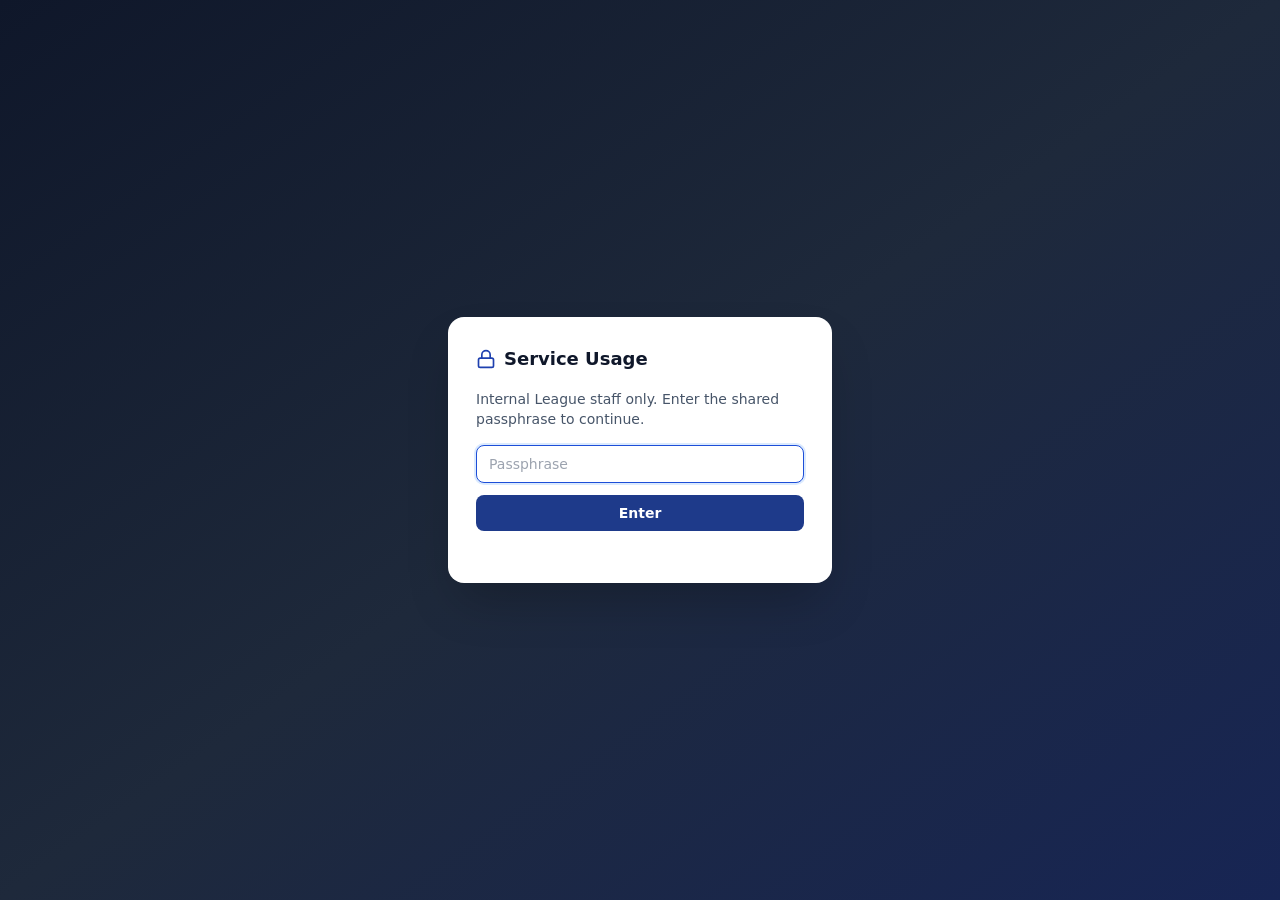
<file: usage.html>
<!doctype html>
<html lang="en">
<head>
<meta charset="utf-8"/>
<meta name="viewport" content="width=device-width, initial-scale=1"/>
<meta name="robots" content="noindex, nofollow"/>
<title>Service Usage by Credit Union Size</title>
<style>*,:after,:before{--tw-border-spacing-x:0;--tw-border-spacing-y:0;--tw-translate-x:0;--tw-translate-y:0;--tw-rotate:0;--tw-skew-x:0;--tw-skew-y:0;--tw-scale-x:1;--tw-scale-y:1;--tw-pan-x: ;--tw-pan-y: ;--tw-pinch-zoom: ;--tw-scroll-snap-strictness:proximity;--tw-gradient-from-position: ;--tw-gradient-via-position: ;--tw-gradient-to-position: ;--tw-ordinal: ;--tw-slashed-zero: ;--tw-numeric-figure: ;--tw-numeric-spacing: ;--tw-numeric-fraction: ;--tw-ring-inset: ;--tw-ring-offset-width:0px;--tw-ring-offset-color:#fff;--tw-ring-color:rgba(59,130,246,.5);--tw-ring-offset-shadow:0 0 #0000;--tw-ring-shadow:0 0 #0000;--tw-shadow:0 0 #0000;--tw-shadow-colored:0 0 #0000;--tw-blur: ;--tw-brightness: ;--tw-contrast: ;--tw-grayscale: ;--tw-hue-rotate: ;--tw-invert: ;--tw-saturate: ;--tw-sepia: ;--tw-drop-shadow: ;--tw-backdrop-blur: ;--tw-backdrop-brightness: ;--tw-backdrop-contrast: ;--tw-backdrop-grayscale: ;--tw-backdrop-hue-rotate: ;--tw-backdrop-invert: ;--tw-backdrop-opacity: ;--tw-backdrop-saturate: ;--tw-backdrop-sepia: ;--tw-contain-size: ;--tw-contain-layout: ;--tw-contain-paint: ;--tw-contain-style: }::backdrop{--tw-border-spacing-x:0;--tw-border-spacing-y:0;--tw-translate-x:0;--tw-translate-y:0;--tw-rotate:0;--tw-skew-x:0;--tw-skew-y:0;--tw-scale-x:1;--tw-scale-y:1;--tw-pan-x: ;--tw-pan-y: ;--tw-pinch-zoom: ;--tw-scroll-snap-strictness:proximity;--tw-gradient-from-position: ;--tw-gradient-via-position: ;--tw-gradient-to-position: ;--tw-ordinal: ;--tw-slashed-zero: ;--tw-numeric-figure: ;--tw-numeric-spacing: ;--tw-numeric-fraction: ;--tw-ring-inset: ;--tw-ring-offset-width:0px;--tw-ring-offset-color:#fff;--tw-ring-color:rgba(59,130,246,.5);--tw-ring-offset-shadow:0 0 #0000;--tw-ring-shadow:0 0 #0000;--tw-shadow:0 0 #0000;--tw-shadow-colored:0 0 #0000;--tw-blur: ;--tw-brightness: ;--tw-contrast: ;--tw-grayscale: ;--tw-hue-rotate: ;--tw-invert: ;--tw-saturate: ;--tw-sepia: ;--tw-drop-shadow: ;--tw-backdrop-blur: ;--tw-backdrop-brightness: ;--tw-backdrop-contrast: ;--tw-backdrop-grayscale: ;--tw-backdrop-hue-rotate: ;--tw-backdrop-invert: ;--tw-backdrop-opacity: ;--tw-backdrop-saturate: ;--tw-backdrop-sepia: ;--tw-contain-size: ;--tw-contain-layout: ;--tw-contain-paint: ;--tw-contain-style: }/*! tailwindcss v3.4.19 | MIT License | https://tailwindcss.com*/*,:after,:before{box-sizing:border-box;border:0 solid #e5e7eb}:after,:before{--tw-content:""}:host,html{line-height:1.5;-webkit-text-size-adjust:100%;-moz-tab-size:4;-o-tab-size:4;tab-size:4;font-family:Inter,ui-sans-serif,system-ui,-apple-system,Segoe UI,Roboto,Helvetica Neue,Arial,sans-serif;font-feature-settings:normal;font-variation-settings:normal;-webkit-tap-highlight-color:transparent}body{margin:0;line-height:inherit}hr{height:0;color:inherit;border-top-width:1px}abbr:where([title]){-webkit-text-decoration:underline dotted;text-decoration:underline dotted}h1,h2,h3,h4,h5,h6{font-size:inherit;font-weight:inherit}a{color:inherit;text-decoration:inherit}b,strong{font-weight:bolder}code,kbd,pre,samp{font-family:ui-monospace,SFMono-Regular,Menlo,Monaco,Consolas,Liberation Mono,Courier New,monospace;font-feature-settings:normal;font-variation-settings:normal;font-size:1em}small{font-size:80%}sub,sup{font-size:75%;line-height:0;position:relative;vertical-align:baseline}sub{bottom:-.25em}sup{top:-.5em}table{text-indent:0;border-color:inherit;border-collapse:collapse}button,input,optgroup,select,textarea{font-family:inherit;font-feature-settings:inherit;font-variation-settings:inherit;font-size:100%;font-weight:inherit;line-height:inherit;letter-spacing:inherit;color:inherit;margin:0;padding:0}button,select{text-transform:none}button,input:where([type=button]),input:where([type=reset]),input:where([type=submit]){-webkit-appearance:button;background-color:transparent;background-image:none}:-moz-focusring{outline:auto}:-moz-ui-invalid{box-shadow:none}progress{vertical-align:baseline}::-webkit-inner-spin-button,::-webkit-outer-spin-button{height:auto}[type=search]{-webkit-appearance:textfield;outline-offset:-2px}::-webkit-search-decoration{-webkit-appearance:none}::-webkit-file-upload-button{-webkit-appearance:button;font:inherit}summary{display:list-item}blockquote,dd,dl,figure,h1,h2,h3,h4,h5,h6,hr,p,pre{margin:0}fieldset{margin:0}fieldset,legend{padding:0}menu,ol,ul{list-style:none;margin:0;padding:0}dialog{padding:0}textarea{resize:vertical}input::-moz-placeholder,textarea::-moz-placeholder{opacity:1;color:#9ca3af}input::placeholder,textarea::placeholder{opacity:1;color:#9ca3af}[role=button],button{cursor:pointer}:disabled{cursor:default}audio,canvas,embed,iframe,img,object,svg,video{display:block;vertical-align:middle}img,video{max-width:100%;height:auto}[hidden]:where(:not([hidden=until-found])){display:none}.pointer-events-none{pointer-events:none}.fixed{position:fixed}.absolute{position:absolute}.relative{position:relative}.sticky{position:sticky}.inset-0{inset:0}.bottom-3{bottom:.75rem}.left-3{left:.75rem}.right-2{right:.5rem}.right-3{right:.75rem}.top-0{top:0}.top-1\/2{top:50%}.top-3{top:.75rem}.z-0{z-index:0}.z-10{z-index:10}.z-30{z-index:30}.z-50{z-index:50}.z-\[500\]{z-index:500}.z-\[600\]{z-index:600}.mx-auto{margin-left:auto;margin-right:auto}.mb-1{margin-bottom:.25rem}.mb-2{margin-bottom:.5rem}.mb-3{margin-bottom:.75rem}.mb-4{margin-bottom:1rem}.mb-5{margin-bottom:1.25rem}.ml-1{margin-left:.25rem}.ml-2{margin-left:.5rem}.ml-\[22px\]{margin-left:22px}.ml-auto{margin-left:auto}.mr-2{margin-right:.5rem}.mt-0\.5{margin-top:.125rem}.mt-1{margin-top:.25rem}.mt-16{margin-top:4rem}.mt-2{margin-top:.5rem}.mt-24{margin-top:6rem}.mt-3{margin-top:.75rem}.mt-4{margin-top:1rem}.mt-5{margin-top:1.25rem}.mt-6{margin-top:1.5rem}.mt-auto{margin-top:auto}.line-clamp-2{overflow:hidden;display:-webkit-box;-webkit-box-orient:vertical;-webkit-line-clamp:2}.block{display:block}.inline-block{display:inline-block}.flex{display:flex}.inline-flex{display:inline-flex}.table{display:table}.grid{display:grid}.inline-grid{display:inline-grid}.hidden{display:none}.h-1{height:.25rem}.h-1\.5{height:.375rem}.h-12{height:3rem}.h-2{height:.5rem}.h-2\.5{height:.625rem}.h-3{height:.75rem}.h-3\.5{height:.875rem}.h-4{height:1rem}.h-5{height:1.25rem}.h-6{height:1.5rem}.h-7{height:1.75rem}.h-8{height:2rem}.h-full{height:100%}.max-h-80{max-height:20rem}.max-h-\[600px\]{max-height:600px}.min-h-\[420px\]{min-height:420px}.min-h-screen{min-height:100vh}.w-1\.5{width:.375rem}.w-12{width:3rem}.w-16{width:4rem}.w-2{width:.5rem}.w-2\.5{width:.625rem}.w-3{width:.75rem}.w-3\.5{width:.875rem}.w-4{width:1rem}.w-5{width:1.25rem}.w-52{width:13rem}.w-6{width:1.5rem}.w-7{width:1.75rem}.w-8{width:2rem}.w-full{width:100%}.min-w-0{min-width:0}.min-w-\[220px\]{min-width:220px}.min-w-\[240px\]{min-width:240px}.min-w-\[64px\]{min-width:64px}.min-w-\[820px\]{min-width:820px}.min-w-\[860px\]{min-width:860px}.min-w-\[900px\]{min-width:900px}.max-w-2xl{max-width:42rem}.max-w-3xl{max-width:48rem}.max-w-\[1400px\]{max-width:1400px}.max-w-\[240px\]{max-width:240px}.max-w-\[260px\]{max-width:260px}.max-w-\[86px\]{max-width:86px}.max-w-md{max-width:28rem}.max-w-sm{max-width:24rem}.max-w-xl{max-width:36rem}.flex-1{flex:1 1 0%}.shrink-0{flex-shrink:0}.border-collapse{border-collapse:collapse}.-translate-y-1\/2{--tw-translate-y:-50%;transform:translate(var(--tw-translate-x),var(--tw-translate-y)) rotate(var(--tw-rotate)) skewX(var(--tw-skew-x)) skewY(var(--tw-skew-y)) scaleX(var(--tw-scale-x)) scaleY(var(--tw-scale-y))}.cursor-pointer{cursor:pointer}.list-disc{list-style-type:disc}.grid-cols-2{grid-template-columns:repeat(2,minmax(0,1fr))}.flex-col{flex-direction:column}.flex-wrap{flex-wrap:wrap}.place-items-center{place-items:center}.items-start{align-items:flex-start}.items-end{align-items:flex-end}.items-center{align-items:center}.items-baseline{align-items:baseline}.justify-end{justify-content:flex-end}.justify-between{justify-content:space-between}.gap-0\.5{gap:.125rem}.gap-1{gap:.25rem}.gap-1\.5{gap:.375rem}.gap-2{gap:.5rem}.gap-3{gap:.75rem}.gap-4{gap:1rem}.gap-x-6{-moz-column-gap:1.5rem;column-gap:1.5rem}.gap-y-2{row-gap:.5rem}.space-y-0\.5>:not([hidden])~:not([hidden]){--tw-space-y-reverse:0;margin-top:calc(.125rem*(1 - var(--tw-space-y-reverse)));margin-bottom:calc(.125rem*var(--tw-space-y-reverse))}.space-y-1>:not([hidden])~:not([hidden]){--tw-space-y-reverse:0;margin-top:calc(.25rem*(1 - var(--tw-space-y-reverse)));margin-bottom:calc(.25rem*var(--tw-space-y-reverse))}.space-y-1\.5>:not([hidden])~:not([hidden]){--tw-space-y-reverse:0;margin-top:calc(.375rem*(1 - var(--tw-space-y-reverse)));margin-bottom:calc(.375rem*var(--tw-space-y-reverse))}.space-y-2>:not([hidden])~:not([hidden]){--tw-space-y-reverse:0;margin-top:calc(.5rem*(1 - var(--tw-space-y-reverse)));margin-bottom:calc(.5rem*var(--tw-space-y-reverse))}.space-y-3>:not([hidden])~:not([hidden]){--tw-space-y-reverse:0;margin-top:calc(.75rem*(1 - var(--tw-space-y-reverse)));margin-bottom:calc(.75rem*var(--tw-space-y-reverse))}.divide-y>:not([hidden])~:not([hidden]){--tw-divide-y-reverse:0;border-top-width:calc(1px*(1 - var(--tw-divide-y-reverse)));border-bottom-width:calc(1px*var(--tw-divide-y-reverse))}.divide-slate-100>:not([hidden])~:not([hidden]){--tw-divide-opacity:1;border-color:rgb(241 245 249/var(--tw-divide-opacity,1))}.overflow-auto{overflow:auto}.overflow-hidden{overflow:hidden}.overflow-x-auto{overflow-x:auto}.overflow-y-auto{overflow-y:auto}.truncate{overflow:hidden;text-overflow:ellipsis}.truncate,.whitespace-nowrap{white-space:nowrap}.rounded{border-radius:.25rem}.rounded-2xl{border-radius:1rem}.rounded-full{border-radius:9999px}.rounded-lg{border-radius:.5rem}.rounded-md{border-radius:.375rem}.rounded-sm{border-radius:.125rem}.rounded-xl{border-radius:.75rem}.border{border-width:1px}.border-2{border-width:2px}.border-b{border-bottom-width:1px}.border-b-2{border-bottom-width:2px}.border-t{border-top-width:1px}.border-dashed{border-style:dashed}.border-amber-200{--tw-border-opacity:1;border-color:rgb(253 230 138/var(--tw-border-opacity,1))}.border-blue-500{--tw-border-opacity:1;border-color:rgb(59 130 246/var(--tw-border-opacity,1))}.border-slate-100{--tw-border-opacity:1;border-color:rgb(241 245 249/var(--tw-border-opacity,1))}.border-slate-200{--tw-border-opacity:1;border-color:rgb(226 232 240/var(--tw-border-opacity,1))}.border-slate-300{--tw-border-opacity:1;border-color:rgb(203 213 225/var(--tw-border-opacity,1))}.bg-amber-100{--tw-bg-opacity:1;background-color:rgb(254 243 199/var(--tw-bg-opacity,1))}.bg-amber-50{--tw-bg-opacity:1;background-color:rgb(255 251 235/var(--tw-bg-opacity,1))}.bg-amber-50\/30{background-color:rgba(255,251,235,.3)}.bg-amber-50\/70{background-color:rgba(255,251,235,.7)}.bg-amber-500{--tw-bg-opacity:1;background-color:rgb(245 158 11/var(--tw-bg-opacity,1))}.bg-blue-100{--tw-bg-opacity:1;background-color:rgb(219 234 254/var(--tw-bg-opacity,1))}.bg-blue-50{--tw-bg-opacity:1;background-color:rgb(239 246 255/var(--tw-bg-opacity,1))}.bg-blue-50\/60{background-color:rgba(239,246,255,.6)}.bg-blue-500{--tw-bg-opacity:1;background-color:rgb(59 130 246/var(--tw-bg-opacity,1))}.bg-blue-600{--tw-bg-opacity:1;background-color:rgb(37 99 235/var(--tw-bg-opacity,1))}.bg-blue-700{--tw-bg-opacity:1;background-color:rgb(29 78 216/var(--tw-bg-opacity,1))}.bg-blue-900{--tw-bg-opacity:1;background-color:rgb(30 58 138/var(--tw-bg-opacity,1))}.bg-blue-950{--tw-bg-opacity:1;background-color:rgb(23 37 84/var(--tw-bg-opacity,1))}.bg-emerald-100{--tw-bg-opacity:1;background-color:rgb(209 250 229/var(--tw-bg-opacity,1))}.bg-emerald-300{--tw-bg-opacity:1;background-color:rgb(110 231 183/var(--tw-bg-opacity,1))}.bg-emerald-400{--tw-bg-opacity:1;background-color:rgb(52 211 153/var(--tw-bg-opacity,1))}.bg-emerald-400\/15{background-color:rgba(52,211,153,.15)}.bg-emerald-50{--tw-bg-opacity:1;background-color:rgb(236 253 245/var(--tw-bg-opacity,1))}.bg-emerald-500{--tw-bg-opacity:1;background-color:rgb(16 185 129/var(--tw-bg-opacity,1))}.bg-indigo-100{--tw-bg-opacity:1;background-color:rgb(224 231 255/var(--tw-bg-opacity,1))}.bg-indigo-500{--tw-bg-opacity:1;background-color:rgb(99 102 241/var(--tw-bg-opacity,1))}.bg-red-50{--tw-bg-opacity:1;background-color:rgb(254 242 242/var(--tw-bg-opacity,1))}.bg-sky-100{--tw-bg-opacity:1;background-color:rgb(224 242 254/var(--tw-bg-opacity,1))}.bg-sky-500{--tw-bg-opacity:1;background-color:rgb(14 165 233/var(--tw-bg-opacity,1))}.bg-slate-100{--tw-bg-opacity:1;background-color:rgb(241 245 249/var(--tw-bg-opacity,1))}.bg-slate-400{--tw-bg-opacity:1;background-color:rgb(148 163 184/var(--tw-bg-opacity,1))}.bg-slate-50{--tw-bg-opacity:1;background-color:rgb(248 250 252/var(--tw-bg-opacity,1))}.bg-slate-50\/70{background-color:rgba(248,250,252,.7)}.bg-slate-900{--tw-bg-opacity:1;background-color:rgb(15 23 42/var(--tw-bg-opacity,1))}.bg-slate-900\/30{background-color:rgba(15,23,42,.3)}.bg-white{--tw-bg-opacity:1;background-color:rgb(255 255 255/var(--tw-bg-opacity,1))}.bg-white\/10{background-color:hsla(0,0%,100%,.1)}.bg-white\/95{background-color:hsla(0,0%,100%,.95)}.bg-gradient-to-br{background-image:linear-gradient(to bottom right,var(--tw-gradient-stops))}.bg-gradient-to-r{background-image:linear-gradient(to right,var(--tw-gradient-stops))}.from-amber-300{--tw-gradient-from:#fcd34d var(--tw-gradient-from-position);--tw-gradient-to:rgba(252,211,77,0) var(--tw-gradient-to-position);--tw-gradient-stops:var(--tw-gradient-from),var(--tw-gradient-to)}.from-orange-300{--tw-gradient-from:#fdba74 var(--tw-gradient-from-position);--tw-gradient-to:hsla(31,97%,72%,0) var(--tw-gradient-to-position);--tw-gradient-stops:var(--tw-gradient-from),var(--tw-gradient-to)}.from-slate-200{--tw-gradient-from:#e2e8f0 var(--tw-gradient-from-position);--tw-gradient-to:rgba(226,232,240,0) var(--tw-gradient-to-position);--tw-gradient-stops:var(--tw-gradient-from),var(--tw-gradient-to)}.from-slate-900{--tw-gradient-from:#0f172a var(--tw-gradient-from-position);--tw-gradient-to:rgba(15,23,42,0) var(--tw-gradient-to-position);--tw-gradient-stops:var(--tw-gradient-from),var(--tw-gradient-to)}.via-blue-950{--tw-gradient-to:rgba(23,37,84,0) var(--tw-gradient-to-position);--tw-gradient-stops:var(--tw-gradient-from),#172554 var(--tw-gradient-via-position),var(--tw-gradient-to)}.via-slate-800{--tw-gradient-to:rgba(30,41,59,0) var(--tw-gradient-to-position);--tw-gradient-stops:var(--tw-gradient-from),#1e293b var(--tw-gradient-via-position),var(--tw-gradient-to)}.to-amber-700{--tw-gradient-to:#b45309 var(--tw-gradient-to-position)}.to-blue-900{--tw-gradient-to:#1e3a8a var(--tw-gradient-to-position)}.to-blue-950{--tw-gradient-to:#172554 var(--tw-gradient-to-position)}.to-slate-400{--tw-gradient-to:#94a3b8 var(--tw-gradient-to-position)}.to-yellow-500{--tw-gradient-to:#eab308 var(--tw-gradient-to-position)}.p-0\.5{padding:.125rem}.p-1{padding:.25rem}.p-10{padding:2.5rem}.p-2{padding:.5rem}.p-3{padding:.75rem}.p-4{padding:1rem}.p-5{padding:1.25rem}.p-7{padding:1.75rem}.px-1{padding-left:.25rem;padding-right:.25rem}.px-1\.5{padding-left:.375rem;padding-right:.375rem}.px-2{padding-left:.5rem;padding-right:.5rem}.px-2\.5{padding-left:.625rem;padding-right:.625rem}.px-3{padding-left:.75rem;padding-right:.75rem}.px-3\.5{padding-left:.875rem;padding-right:.875rem}.px-4{padding-left:1rem;padding-right:1rem}.px-5{padding-left:1.25rem;padding-right:1.25rem}.px-6{padding-left:1.5rem;padding-right:1.5rem}.py-0\.5{padding-top:.125rem;padding-bottom:.125rem}.py-1{padding-top:.25rem;padding-bottom:.25rem}.py-1\.5{padding-top:.375rem;padding-bottom:.375rem}.py-10{padding-top:2.5rem;padding-bottom:2.5rem}.py-12{padding-top:3rem;padding-bottom:3rem}.py-16{padding-top:4rem;padding-bottom:4rem}.py-2{padding-top:.5rem;padding-bottom:.5rem}.py-2\.5{padding-top:.625rem;padding-bottom:.625rem}.py-3{padding-top:.75rem;padding-bottom:.75rem}.py-4{padding-top:1rem;padding-bottom:1rem}.py-5{padding-top:1.25rem;padding-bottom:1.25rem}.py-6{padding-top:1.5rem;padding-bottom:1.5rem}.pb-1\.5{padding-bottom:.375rem}.pb-14{padding-bottom:3.5rem}.pb-2{padding-bottom:.5rem}.pb-5{padding-bottom:1.25rem}.pl-5{padding-left:1.25rem}.pl-8{padding-left:2rem}.pl-9{padding-left:2.25rem}.pr-1{padding-right:.25rem}.pr-8{padding-right:2rem}.pt-2{padding-top:.5rem}.pt-3{padding-top:.75rem}.text-left{text-align:left}.text-center{text-align:center}.text-right{text-align:right}.align-bottom{vertical-align:bottom}.text-2xl{font-size:1.5rem;line-height:2rem}.text-3xl{font-size:1.875rem;line-height:2.25rem}.text-\[10\.5px\]{font-size:10.5px}.text-\[10px\]{font-size:10px}.text-\[11px\]{font-size:11px}.text-\[13px\]{font-size:13px}.text-base{font-size:1rem;line-height:1.5rem}.text-lg{font-size:1.125rem;line-height:1.75rem}.text-sm{font-size:.875rem;line-height:1.25rem}.text-xl{font-size:1.25rem;line-height:1.75rem}.text-xs{font-size:.75rem;line-height:1rem}.font-bold{font-weight:700}.font-extrabold{font-weight:800}.font-medium{font-weight:500}.font-normal{font-weight:400}.font-semibold{font-weight:600}.uppercase{text-transform:uppercase}.normal-case{text-transform:none}.tabular-nums{--tw-numeric-spacing:tabular-nums;font-variant-numeric:var(--tw-ordinal) var(--tw-slashed-zero) var(--tw-numeric-figure) var(--tw-numeric-spacing) var(--tw-numeric-fraction)}.leading-snug{line-height:1.375}.leading-tight{line-height:1.25}.tracking-normal{letter-spacing:0}.tracking-tight{letter-spacing:-.025em}.tracking-wide{letter-spacing:.025em}.tracking-wider{letter-spacing:.05em}.text-amber-200{--tw-text-opacity:1;color:rgb(253 230 138/var(--tw-text-opacity,1))}.text-amber-700{--tw-text-opacity:1;color:rgb(180 83 9/var(--tw-text-opacity,1))}.text-amber-800{--tw-text-opacity:1;color:rgb(146 64 14/var(--tw-text-opacity,1))}.text-amber-950{--tw-text-opacity:1;color:rgb(69 26 3/var(--tw-text-opacity,1))}.text-blue-100{--tw-text-opacity:1;color:rgb(219 234 254/var(--tw-text-opacity,1))}.text-blue-200{--tw-text-opacity:1;color:rgb(191 219 254/var(--tw-text-opacity,1))}.text-blue-600{--tw-text-opacity:1;color:rgb(37 99 235/var(--tw-text-opacity,1))}.text-blue-700{--tw-text-opacity:1;color:rgb(29 78 216/var(--tw-text-opacity,1))}.text-blue-800{--tw-text-opacity:1;color:rgb(30 64 175/var(--tw-text-opacity,1))}.text-blue-900{--tw-text-opacity:1;color:rgb(30 58 138/var(--tw-text-opacity,1))}.text-blue-950{--tw-text-opacity:1;color:rgb(23 37 84/var(--tw-text-opacity,1))}.text-emerald-100{--tw-text-opacity:1;color:rgb(209 250 229/var(--tw-text-opacity,1))}.text-emerald-600{--tw-text-opacity:1;color:rgb(5 150 105/var(--tw-text-opacity,1))}.text-emerald-700{--tw-text-opacity:1;color:rgb(4 120 87/var(--tw-text-opacity,1))}.text-emerald-800{--tw-text-opacity:1;color:rgb(6 95 70/var(--tw-text-opacity,1))}.text-indigo-700{--tw-text-opacity:1;color:rgb(67 56 202/var(--tw-text-opacity,1))}.text-indigo-800{--tw-text-opacity:1;color:rgb(55 48 163/var(--tw-text-opacity,1))}.text-orange-950{--tw-text-opacity:1;color:rgb(67 20 7/var(--tw-text-opacity,1))}.text-red-700{--tw-text-opacity:1;color:rgb(185 28 28/var(--tw-text-opacity,1))}.text-red-800{--tw-text-opacity:1;color:rgb(153 27 27/var(--tw-text-opacity,1))}.text-sky-700{--tw-text-opacity:1;color:rgb(3 105 161/var(--tw-text-opacity,1))}.text-sky-800{--tw-text-opacity:1;color:rgb(7 89 133/var(--tw-text-opacity,1))}.text-slate-300{--tw-text-opacity:1;color:rgb(203 213 225/var(--tw-text-opacity,1))}.text-slate-400{--tw-text-opacity:1;color:rgb(148 163 184/var(--tw-text-opacity,1))}.text-slate-500{--tw-text-opacity:1;color:rgb(100 116 139/var(--tw-text-opacity,1))}.text-slate-600{--tw-text-opacity:1;color:rgb(71 85 105/var(--tw-text-opacity,1))}.text-slate-700{--tw-text-opacity:1;color:rgb(51 65 85/var(--tw-text-opacity,1))}.text-slate-800{--tw-text-opacity:1;color:rgb(30 41 59/var(--tw-text-opacity,1))}.text-slate-900{--tw-text-opacity:1;color:rgb(15 23 42/var(--tw-text-opacity,1))}.text-white{--tw-text-opacity:1;color:rgb(255 255 255/var(--tw-text-opacity,1))}.underline{text-decoration-line:underline}.opacity-40{opacity:.4}.shadow{--tw-shadow:0 1px 3px 0 rgba(0,0,0,.1),0 1px 2px -1px rgba(0,0,0,.1);--tw-shadow-colored:0 1px 3px 0 var(--tw-shadow-color),0 1px 2px -1px var(--tw-shadow-color)}.shadow,.shadow-2xl{box-shadow:var(--tw-ring-offset-shadow,0 0 #0000),var(--tw-ring-shadow,0 0 #0000),var(--tw-shadow)}.shadow-2xl{--tw-shadow:0 25px 50px -12px rgba(0,0,0,.25);--tw-shadow-colored:0 25px 50px -12px var(--tw-shadow-color)}.shadow-lg{--tw-shadow:0 10px 15px -3px rgba(0,0,0,.1),0 4px 6px -4px rgba(0,0,0,.1);--tw-shadow-colored:0 10px 15px -3px var(--tw-shadow-color),0 4px 6px -4px var(--tw-shadow-color)}.shadow-lg,.shadow-sm{box-shadow:var(--tw-ring-offset-shadow,0 0 #0000),var(--tw-ring-shadow,0 0 #0000),var(--tw-shadow)}.shadow-sm{--tw-shadow:0 1px 2px 0 rgba(0,0,0,.05);--tw-shadow-colored:0 1px 2px 0 var(--tw-shadow-color)}.ring-1{--tw-ring-offset-shadow:var(--tw-ring-inset) 0 0 0 var(--tw-ring-offset-width) var(--tw-ring-offset-color);--tw-ring-shadow:var(--tw-ring-inset) 0 0 0 calc(1px + var(--tw-ring-offset-width)) var(--tw-ring-color)}.ring-1,.ring-2{box-shadow:var(--tw-ring-offset-shadow),var(--tw-ring-shadow),var(--tw-shadow,0 0 #0000)}.ring-2{--tw-ring-offset-shadow:var(--tw-ring-inset) 0 0 0 var(--tw-ring-offset-width) var(--tw-ring-offset-color);--tw-ring-shadow:var(--tw-ring-inset) 0 0 0 calc(2px + var(--tw-ring-offset-width)) var(--tw-ring-color)}.ring-amber-200{--tw-ring-opacity:1;--tw-ring-color:rgb(253 230 138/var(--tw-ring-opacity,1))}.ring-amber-500{--tw-ring-opacity:1;--tw-ring-color:rgb(245 158 11/var(--tw-ring-opacity,1))}.ring-blue-200{--tw-ring-opacity:1;--tw-ring-color:rgb(191 219 254/var(--tw-ring-opacity,1))}.ring-blue-900{--tw-ring-opacity:1;--tw-ring-color:rgb(30 58 138/var(--tw-ring-opacity,1))}.ring-emerald-200{--tw-ring-opacity:1;--tw-ring-color:rgb(167 243 208/var(--tw-ring-opacity,1))}.ring-emerald-300\/30{--tw-ring-color:rgba(110,231,183,.3)}.ring-indigo-200{--tw-ring-opacity:1;--tw-ring-color:rgb(199 210 254/var(--tw-ring-opacity,1))}.ring-red-200{--tw-ring-opacity:1;--tw-ring-color:rgb(254 202 202/var(--tw-ring-opacity,1))}.ring-sky-200{--tw-ring-opacity:1;--tw-ring-color:rgb(186 230 253/var(--tw-ring-opacity,1))}.ring-slate-200{--tw-ring-opacity:1;--tw-ring-color:rgb(226 232 240/var(--tw-ring-opacity,1))}.ring-slate-300{--tw-ring-opacity:1;--tw-ring-color:rgb(203 213 225/var(--tw-ring-opacity,1))}.ring-white{--tw-ring-opacity:1;--tw-ring-color:rgb(255 255 255/var(--tw-ring-opacity,1))}.ring-white\/15{--tw-ring-color:hsla(0,0%,100%,.15)}.ring-white\/20{--tw-ring-color:hsla(0,0%,100%,.2)}.filter{filter:var(--tw-blur) var(--tw-brightness) var(--tw-contrast) var(--tw-grayscale) var(--tw-hue-rotate) var(--tw-invert) var(--tw-saturate) var(--tw-sepia) var(--tw-drop-shadow)}.backdrop-blur{--tw-backdrop-blur:blur(8px);-webkit-backdrop-filter:var(--tw-backdrop-blur) var(--tw-backdrop-brightness) var(--tw-backdrop-contrast) var(--tw-backdrop-grayscale) var(--tw-backdrop-hue-rotate) var(--tw-backdrop-invert) var(--tw-backdrop-opacity) var(--tw-backdrop-saturate) var(--tw-backdrop-sepia);backdrop-filter:var(--tw-backdrop-blur) var(--tw-backdrop-brightness) var(--tw-backdrop-contrast) var(--tw-backdrop-grayscale) var(--tw-backdrop-hue-rotate) var(--tw-backdrop-invert) var(--tw-backdrop-opacity) var(--tw-backdrop-saturate) var(--tw-backdrop-sepia)}.transition{transition-property:color,background-color,border-color,text-decoration-color,fill,stroke,opacity,box-shadow,transform,filter,-webkit-backdrop-filter;transition-property:color,background-color,border-color,text-decoration-color,fill,stroke,opacity,box-shadow,transform,filter,backdrop-filter;transition-property:color,background-color,border-color,text-decoration-color,fill,stroke,opacity,box-shadow,transform,filter,backdrop-filter,-webkit-backdrop-filter;transition-timing-function:cubic-bezier(.4,0,.2,1);transition-duration:.15s}body,html{background:#f8fafc;color:#0f172a}.leaflet-container{font-family:inherit;font-size:12px;background:#e2e8f0}.leaflet-popup-content-wrapper{border-radius:10px;box-shadow:0 10px 30px rgba(15,23,42,.18)}details>summary{list-style:none}details>summary::-webkit-details-marker{display:none}.leaflet-container{background:#f1f5f9!important}.city-label span{position:absolute;transform:translate(-50%,-50%);white-space:nowrap;font-size:10.5px;font-weight:600;color:#64748b;letter-spacing:.02em;text-shadow:0 0 3px #fff,0 0 3px #fff,0 0 3px #fff;pointer-events:none}.hover\:bg-blue-50\/40:hover{background-color:rgba(239,246,255,.4)}.hover\:bg-blue-800:hover{--tw-bg-opacity:1;background-color:rgb(30 64 175/var(--tw-bg-opacity,1))}.hover\:bg-blue-950:hover{--tw-bg-opacity:1;background-color:rgb(23 37 84/var(--tw-bg-opacity,1))}.hover\:bg-slate-100:hover{--tw-bg-opacity:1;background-color:rgb(241 245 249/var(--tw-bg-opacity,1))}.hover\:bg-slate-50:hover{--tw-bg-opacity:1;background-color:rgb(248 250 252/var(--tw-bg-opacity,1))}.hover\:bg-white:hover{--tw-bg-opacity:1;background-color:rgb(255 255 255/var(--tw-bg-opacity,1))}.hover\:bg-white\/10:hover{background-color:hsla(0,0%,100%,.1)}.hover\:bg-white\/20:hover{background-color:hsla(0,0%,100%,.2)}.hover\:text-blue-700:hover{--tw-text-opacity:1;color:rgb(29 78 216/var(--tw-text-opacity,1))}.hover\:text-blue-800:hover{--tw-text-opacity:1;color:rgb(30 64 175/var(--tw-text-opacity,1))}.hover\:text-slate-700:hover{--tw-text-opacity:1;color:rgb(51 65 85/var(--tw-text-opacity,1))}.hover\:text-slate-800:hover{--tw-text-opacity:1;color:rgb(30 41 59/var(--tw-text-opacity,1))}.hover\:text-white:hover{--tw-text-opacity:1;color:rgb(255 255 255/var(--tw-text-opacity,1))}.hover\:underline:hover{text-decoration-line:underline}.hover\:ring-2:hover{--tw-ring-offset-shadow:var(--tw-ring-inset) 0 0 0 var(--tw-ring-offset-width) var(--tw-ring-offset-color);--tw-ring-shadow:var(--tw-ring-inset) 0 0 0 calc(2px + var(--tw-ring-offset-width)) var(--tw-ring-color);box-shadow:var(--tw-ring-offset-shadow),var(--tw-ring-shadow),var(--tw-shadow,0 0 #0000)}.hover\:ring-amber-400:hover{--tw-ring-opacity:1;--tw-ring-color:rgb(251 191 36/var(--tw-ring-opacity,1))}.focus\:border-blue-500:focus{--tw-border-opacity:1;border-color:rgb(59 130 246/var(--tw-border-opacity,1))}.focus\:border-blue-700:focus{--tw-border-opacity:1;border-color:rgb(29 78 216/var(--tw-border-opacity,1))}.focus\:outline-none:focus{outline:2px solid transparent;outline-offset:2px}.focus\:ring-2:focus{--tw-ring-offset-shadow:var(--tw-ring-inset) 0 0 0 var(--tw-ring-offset-width) var(--tw-ring-offset-color);--tw-ring-shadow:var(--tw-ring-inset) 0 0 0 calc(2px + var(--tw-ring-offset-width)) var(--tw-ring-color);box-shadow:var(--tw-ring-offset-shadow),var(--tw-ring-shadow),var(--tw-shadow,0 0 #0000)}.focus\:ring-blue-100:focus{--tw-ring-opacity:1;--tw-ring-color:rgb(219 234 254/var(--tw-ring-opacity,1))}.focus\:ring-blue-200:focus{--tw-ring-opacity:1;--tw-ring-color:rgb(191 219 254/var(--tw-ring-opacity,1))}.disabled\:opacity-50:disabled{opacity:.5}.disabled\:opacity-60:disabled{opacity:.6}@media (min-width:640px){.sm\:grid-cols-2{grid-template-columns:repeat(2,minmax(0,1fr))}.sm\:px-6{padding-left:1.5rem;padding-right:1.5rem}.sm\:text-2xl{font-size:1.5rem;line-height:2rem}.sm\:text-3xl{font-size:1.875rem;line-height:2.25rem}.sm\:text-lg{font-size:1.125rem;line-height:1.75rem}}@media (min-width:768px){.md\:grid-cols-2{grid-template-columns:repeat(2,minmax(0,1fr))}}@media (min-width:1024px){.lg\:col-span-2{grid-column:span 2/span 2}.lg\:grid-cols-3{grid-template-columns:repeat(3,minmax(0,1fr))}.lg\:grid-cols-4{grid-template-columns:repeat(4,minmax(0,1fr))}}@media (min-width:1280px){.xl\:grid-cols-3{grid-template-columns:repeat(3,minmax(0,1fr))}.xl\:grid-cols-5{grid-template-columns:repeat(5,minmax(0,1fr))}}@media print{.print\:hidden{display:none}.print\:bg-none{background-image:none}.print\:text-slate-600{--tw-text-opacity:1;color:rgb(71 85 105/var(--tw-text-opacity,1))}.print\:text-slate-700{--tw-text-opacity:1;color:rgb(51 65 85/var(--tw-text-opacity,1))}.print\:text-slate-900{--tw-text-opacity:1;color:rgb(15 23 42/var(--tw-text-opacity,1))}.print\:shadow-none{--tw-shadow:0 0 #0000;--tw-shadow-colored:0 0 #0000;box-shadow:var(--tw-ring-offset-shadow,0 0 #0000),var(--tw-ring-shadow,0 0 #0000),var(--tw-shadow)}}</style>
</head>
<body>
<div id="root"></div>
<script>(()=>{var Di=Object.create;var Ss=Object.defineProperty;var Mi=Object.getOwnPropertyDescriptor;var Bi=Object.getOwnPropertyNames;var Fi=Object.getPrototypeOf,Ri=Object.prototype.hasOwnProperty;var Ge=(e,a)=>()=>{try{return a||e((a={exports:{}}).exports,a),a.exports}catch(t){throw a=0,t}};var Ti=(e,a,t,r)=>{if(a&&typeof a=="object"||typeof a=="function")for(let l of Bi(a))!Ri.call(e,l)&&l!==t&&Ss(e,l,{get:()=>a[l],enumerable:!(r=Mi(a,l))||r.enumerable});return e};var wa=(e,a,t)=>(t=e!=null?Di(Fi(e)):{},Ti(a||!e||!e.__esModule?Ss(t,"default",{value:e,enumerable:!0}):t,e));var Ts=Ge(B=>{"use strict";var Ct=Symbol.for("react.element"),Ei=Symbol.for("react.portal"),qi=Symbol.for("react.fragment"),Ui=Symbol.for("react.strict_mode"),Oi=Symbol.for("react.profiler"),Hi=Symbol.for("react.provider"),Ni=Symbol.for("react.context"),zi=Symbol.for("react.forward_ref"),Vi=Symbol.for("react.suspense"),_i=Symbol.for("react.memo"),Gi=Symbol.for("react.lazy"),ys=Symbol.iterator;function Wi(e){return e===null||typeof e!="object"?null:(e=ys&&e[ys]||e["@@iterator"],typeof e=="function"?e:null)}var ks={isMounted:function(){return!1},enqueueForceUpdate:function(){},enqueueReplaceState:function(){},enqueueSetState:function(){}},Ps=Object.assign,As={};function Va(e,a,t){this.props=e,this.context=a,this.refs=As,this.updater=t||ks}Va.prototype.isReactComponent={};Va.prototype.setState=function(e,a){if(typeof e!="object"&&typeof e!="function"&&e!=null)throw Error("setState(...): takes an object of state variables to update or a function which returns an object of state variables.");this.updater.enqueueSetState(this,e,a,"setState")};Va.prototype.forceUpdate=function(e){this.updater.enqueueForceUpdate(this,e,"forceUpdate")};function Ds(){}Ds.prototype=Va.prototype;function Zl(e,a,t){this.props=e,this.context=a,this.refs=As,this.updater=t||ks}var Jl=Zl.prototype=new Ds;Jl.constructor=Zl;Ps(Jl,Va.prototype);Jl.isPureReactComponent=!0;var ws=Array.isArray,Ms=Object.prototype.hasOwnProperty,Yl={current:null},Bs={key:!0,ref:!0,__self:!0,__source:!0};function Fs(e,a,t){var r,l={},o=null,u=null;if(a!=null)for(r in a.ref!==void 0&&(u=a.ref),a.key!==void 0&&(o=""+a.key),a)Ms.call(a,r)&&!Bs.hasOwnProperty(r)&&(l[r]=a[r]);var s=arguments.length-2;if(s===1)l.children=t;else if(1<s){for(var n=Array(s),f=0;f<s;f++)n[f]=arguments[f+2];l.children=n}if(e&&e.defaultProps)for(r in s=e.defaultProps,s)l[r]===void 0&&(l[r]=s[r]);return{$$typeof:Ct,type:e,key:o,ref:u,props:l,_owner:Yl.current}}function bi(e,a){return{$$typeof:Ct,type:e.type,key:a,ref:e.ref,props:e.props,_owner:e._owner}}function eo(e){return typeof e=="object"&&e!==null&&e.$$typeof===Ct}function Xi(e){var a={"=":"=0",":":"=2"};return"$"+e.replace(/[=:]/g,function(t){return a[t]})}var vs=/\/+/g;function Ql(e,a){return typeof e=="object"&&e!==null&&e.key!=null?Xi(""+e.key):a.toString(36)}function wr(e,a,t,r,l){var o=typeof e;(o==="undefined"||o==="boolean")&&(e=null);var u=!1;if(e===null)u=!0;else switch(o){case"string":case"number":u=!0;break;case"object":switch(e.$$typeof){case Ct:case Ei:u=!0}}if(u)return u=e,l=l(u),e=r===""?"."+Ql(u,0):r,ws(l)?(t="",e!=null&&(t=e.replace(vs,"$&/")+"/"),wr(l,a,t,"",function(f){return f})):l!=null&&(eo(l)&&(l=bi(l,t+(!l.key||u&&u.key===l.key?"":(""+l.key).replace(vs,"$&/")+"/")+e)),a.push(l)),1;if(u=0,r=r===""?".":r+":",ws(e))for(var s=0;s<e.length;s++){o=e[s];var n=r+Ql(o,s);u+=wr(o,a,t,n,l)}else if(n=Wi(e),typeof n=="function")for(e=n.call(e),s=0;!(o=e.next()).done;)o=o.value,n=r+Ql(o,s++),u+=wr(o,a,t,n,l);else if(o==="object")throw a=String(e),Error("Objects are not valid as a React child (found: "+(a==="[object Object]"?"object with keys {"+Object.keys(e).join(", ")+"}":a)+"). If you meant to render a collection of children, use an array instead.");return u}function yr(e,a,t){if(e==null)return e;var r=[],l=0;return wr(e,r,"","",function(o){return a.call(t,o,l++)}),r}function ji(e){if(e._status===-1){var a=e._result;a=a(),a.then(function(t){(e._status===0||e._status===-1)&&(e._status=1,e._result=t)},function(t){(e._status===0||e._status===-1)&&(e._status=2,e._result=t)}),e._status===-1&&(e._status=0,e._result=a)}if(e._status===1)return e._result.default;throw e._result}var ue={current:null},vr={transition:null},$i={ReactCurrentDispatcher:ue,ReactCurrentBatchConfig:vr,ReactCurrentOwner:Yl};function Rs(){throw Error("act(...) is not supported in production builds of React.")}B.Children={map:yr,forEach:function(e,a,t){yr(e,function(){a.apply(this,arguments)},t)},count:function(e){var a=0;return yr(e,function(){a++}),a},toArray:function(e){return yr(e,function(a){return a})||[]},only:function(e){if(!eo(e))throw Error("React.Children.only expected to receive a single React element child.");return e}};B.Component=Va;B.Fragment=qi;B.Profiler=Oi;B.PureComponent=Zl;B.StrictMode=Ui;B.Suspense=Vi;B.__SECRET_INTERNALS_DO_NOT_USE_OR_YOU_WILL_BE_FIRED=$i;B.act=Rs;B.cloneElement=function(e,a,t){if(e==null)throw Error("React.cloneElement(...): The argument must be a React element, but you passed "+e+".");var r=Ps({},e.props),l=e.key,o=e.ref,u=e._owner;if(a!=null){if(a.ref!==void 0&&(o=a.ref,u=Yl.current),a.key!==void 0&&(l=""+a.key),e.type&&e.type.defaultProps)var s=e.type.defaultProps;for(n in a)Ms.call(a,n)&&!Bs.hasOwnProperty(n)&&(r[n]=a[n]===void 0&&s!==void 0?s[n]:a[n])}var n=arguments.length-2;if(n===1)r.children=t;else if(1<n){s=Array(n);for(var f=0;f<n;f++)s[f]=arguments[f+2];r.children=s}return{$$typeof:Ct,type:e.type,key:l,ref:o,props:r,_owner:u}};B.createContext=function(e){return e={$$typeof:Ni,_currentValue:e,_currentValue2:e,_threadCount:0,Provider:null,Consumer:null,_defaultValue:null,_globalName:null},e.Provider={$$typeof:Hi,_context:e},e.Consumer=e};B.createElement=Fs;B.createFactory=function(e){var a=Fs.bind(null,e);return a.type=e,a};B.createRef=function(){return{current:null}};B.forwardRef=function(e){return{$$typeof:zi,render:e}};B.isValidElement=eo;B.lazy=function(e){return{$$typeof:Gi,_payload:{_status:-1,_result:e},_init:ji}};B.memo=function(e,a){return{$$typeof:_i,type:e,compare:a===void 0?null:a}};B.startTransition=function(e){var a=vr.transition;vr.transition={};try{e()}finally{vr.transition=a}};B.unstable_act=Rs;B.useCallback=function(e,a){return ue.current.useCallback(e,a)};B.useContext=function(e){return ue.current.useContext(e)};B.useDebugValue=function(){};B.useDeferredValue=function(e){return ue.current.useDeferredValue(e)};B.useEffect=function(e,a){return ue.current.useEffect(e,a)};B.useId=function(){return ue.current.useId()};B.useImperativeHandle=function(e,a,t){return ue.current.useImperativeHandle(e,a,t)};B.useInsertionEffect=function(e,a){return ue.current.useInsertionEffect(e,a)};B.useLayoutEffect=function(e,a){return ue.current.useLayoutEffect(e,a)};B.useMemo=function(e,a){return ue.current.useMemo(e,a)};B.useReducer=function(e,a,t){return ue.current.useReducer(e,a,t)};B.useRef=function(e){return ue.current.useRef(e)};B.useState=function(e){return ue.current.useState(e)};B.useSyncExternalStore=function(e,a,t){return ue.current.useSyncExternalStore(e,a,t)};B.useTransition=function(){return ue.current.useTransition()};B.version="18.3.1"});var va=Ge((xm,Es)=>{"use strict";Es.exports=Ts()});var Ws=Ge(E=>{"use strict";function lo(e,a){var t=e.length;e.push(a);e:for(;0<t;){var r=t-1>>>1,l=e[r];if(0<kr(l,a))e[r]=a,e[t]=l,t=r;else break e}}function De(e){return e.length===0?null:e[0]}function Ar(e){if(e.length===0)return null;var a=e[0],t=e.pop();if(t!==a){e[0]=t;e:for(var r=0,l=e.length,o=l>>>1;r<o;){var u=2*(r+1)-1,s=e[u],n=u+1,f=e[n];if(0>kr(s,t))n<l&&0>kr(f,s)?(e[r]=f,e[n]=t,r=n):(e[r]=s,e[u]=t,r=u);else if(n<l&&0>kr(f,t))e[r]=f,e[n]=t,r=n;else break e}}return a}function kr(e,a){var t=e.sortIndex-a.sortIndex;return t!==0?t:e.id-a.id}typeof performance=="object"&&typeof performance.now=="function"?(qs=performance,E.unstable_now=function(){return qs.now()}):(ao=Date,Us=ao.now(),E.unstable_now=function(){return ao.now()-Us});var qs,ao,Us,Ue=[],aa=[],Ki=1,Se=null,ae=3,Dr=!1,ka=!1,yt=!1,Ns=typeof setTimeout=="function"?setTimeout:null,zs=typeof clearTimeout=="function"?clearTimeout:null,Os=typeof setImmediate!="undefined"?setImmediate:null;typeof navigator!="undefined"&&navigator.scheduling!==void 0&&navigator.scheduling.isInputPending!==void 0&&navigator.scheduling.isInputPending.bind(navigator.scheduling);function oo(e){for(var a=De(aa);a!==null;){if(a.callback===null)Ar(aa);else if(a.startTime<=e)Ar(aa),a.sortIndex=a.expirationTime,lo(Ue,a);else break;a=De(aa)}}function uo(e){if(yt=!1,oo(e),!ka)if(De(Ue)!==null)ka=!0,no(so);else{var a=De(aa);a!==null&&fo(uo,a.startTime-e)}}function so(e,a){ka=!1,yt&&(yt=!1,zs(wt),wt=-1),Dr=!0;var t=ae;try{for(oo(a),Se=De(Ue);Se!==null&&(!(Se.expirationTime>a)||e&&!Gs());){var r=Se.callback;if(typeof r=="function"){Se.callback=null,ae=Se.priorityLevel;var l=r(Se.expirationTime<=a);a=E.unstable_now(),typeof l=="function"?Se.callback=l:Se===De(Ue)&&Ar(Ue),oo(a)}else Ar(Ue);Se=De(Ue)}if(Se!==null)var o=!0;else{var u=De(aa);u!==null&&fo(uo,u.startTime-a),o=!1}return o}finally{Se=null,ae=t,Dr=!1}}var Mr=!1,Pr=null,wt=-1,Vs=5,_s=-1;function Gs(){return!(E.unstable_now()-_s<Vs)}function to(){if(Pr!==null){var e=E.unstable_now();_s=e;var a=!0;try{a=Pr(!0,e)}finally{a?St():(Mr=!1,Pr=null)}}else Mr=!1}var St;typeof Os=="function"?St=function(){Os(to)}:typeof MessageChannel!="undefined"?(ro=new MessageChannel,Hs=ro.port2,ro.port1.onmessage=to,St=function(){Hs.postMessage(null)}):St=function(){Ns(to,0)};var ro,Hs;function no(e){Pr=e,Mr||(Mr=!0,St())}function fo(e,a){wt=Ns(function(){e(E.unstable_now())},a)}E.unstable_IdlePriority=5;E.unstable_ImmediatePriority=1;E.unstable_LowPriority=4;E.unstable_NormalPriority=3;E.unstable_Profiling=null;E.unstable_UserBlockingPriority=2;E.unstable_cancelCallback=function(e){e.callback=null};E.unstable_continueExecution=function(){ka||Dr||(ka=!0,no(so))};E.unstable_forceFrameRate=function(e){0>e||125<e?console.error("forceFrameRate takes a positive int between 0 and 125, forcing frame rates higher than 125 fps is not supported"):Vs=0<e?Math.floor(1e3/e):5};E.unstable_getCurrentPriorityLevel=function(){return ae};E.unstable_getFirstCallbackNode=function(){return De(Ue)};E.unstable_next=function(e){switch(ae){case 1:case 2:case 3:var a=3;break;default:a=ae}var t=ae;ae=a;try{return e()}finally{ae=t}};E.unstable_pauseExecution=function(){};E.unstable_requestPaint=function(){};E.unstable_runWithPriority=function(e,a){switch(e){case 1:case 2:case 3:case 4:case 5:break;default:e=3}var t=ae;ae=e;try{return a()}finally{ae=t}};E.unstable_scheduleCallback=function(e,a,t){var r=E.unstable_now();switch(typeof t=="object"&&t!==null?(t=t.delay,t=typeof t=="number"&&0<t?r+t:r):t=r,e){case 1:var l=-1;break;case 2:l=250;break;case 5:l=1073741823;break;case 4:l=1e4;break;default:l=5e3}return l=t+l,e={id:Ki++,callback:a,priorityLevel:e,startTime:t,expirationTime:l,sortIndex:-1},t>r?(e.sortIndex=t,lo(aa,e),De(Ue)===null&&e===De(aa)&&(yt?(zs(wt),wt=-1):yt=!0,fo(uo,t-r))):(e.sortIndex=l,lo(Ue,e),ka||Dr||(ka=!0,no(so))),e};E.unstable_shouldYield=Gs;E.unstable_wrapCallback=function(e){var a=ae;return function(){var t=ae;ae=a;try{return e.apply(this,arguments)}finally{ae=t}}}});var Xs=Ge((Im,bs)=>{"use strict";bs.exports=Ws()});var Jf=Ge(Ce=>{"use strict";var Qi=va(),Ie=Xs();function C(e){for(var a="https://reactjs.org/docs/error-decoder.html?invariant="+e,t=1;t<arguments.length;t++)a+="&args[]="+encodeURIComponent(arguments[t]);return"Minified React error #"+e+"; visit "+a+" for the full message or use the non-minified dev environment for full errors and additional helpful warnings."}var ed=new Set,bt={};function Ha(e,a){nt(e,a),nt(e+"Capture",a)}function nt(e,a){for(bt[e]=a,e=0;e<a.length;e++)ed.add(a[e])}var Ke=!(typeof window=="undefined"||typeof window.document=="undefined"||typeof window.document.createElement=="undefined"),To=Object.prototype.hasOwnProperty,Zi=/^[:A-Z_a-z\u00C0-\u00D6\u00D8-\u00F6\u00F8-\u02FF\u0370-\u037D\u037F-\u1FFF\u200C-\u200D\u2070-\u218F\u2C00-\u2FEF\u3001-\uD7FF\uF900-\uFDCF\uFDF0-\uFFFD][:A-Z_a-z\u00C0-\u00D6\u00D8-\u00F6\u00F8-\u02FF\u0370-\u037D\u037F-\u1FFF\u200C-\u200D\u2070-\u218F\u2C00-\u2FEF\u3001-\uD7FF\uF900-\uFDCF\uFDF0-\uFFFD\-.0-9\u00B7\u0300-\u036F\u203F-\u2040]*$/,js={},$s={};function Ji(e){return To.call($s,e)?!0:To.call(js,e)?!1:Zi.test(e)?$s[e]=!0:(js[e]=!0,!1)}function Yi(e,a,t,r){if(t!==null&&t.type===0)return!1;switch(typeof a){case"function":case"symbol":return!0;case"boolean":return r?!1:t!==null?!t.acceptsBooleans:(e=e.toLowerCase().slice(0,5),e!=="data-"&&e!=="aria-");default:return!1}}function ec(e,a,t,r){if(a===null||typeof a=="undefined"||Yi(e,a,t,r))return!0;if(r)return!1;if(t!==null)switch(t.type){case 3:return!a;case 4:return a===!1;case 5:return isNaN(a);case 6:return isNaN(a)||1>a}return!1}function de(e,a,t,r,l,o,u){this.acceptsBooleans=a===2||a===3||a===4,this.attributeName=r,this.attributeNamespace=l,this.mustUseProperty=t,this.propertyName=e,this.type=a,this.sanitizeURL=o,this.removeEmptyString=u}var ee={};"children dangerouslySetInnerHTML defaultValue defaultChecked innerHTML suppressContentEditableWarning suppressHydrationWarning style".split(" ").forEach(function(e){ee[e]=new de(e,0,!1,e,null,!1,!1)});[["acceptCharset","accept-charset"],["className","class"],["htmlFor","for"],["httpEquiv","http-equiv"]].forEach(function(e){var a=e[0];ee[a]=new de(a,1,!1,e[1],null,!1,!1)});["contentEditable","draggable","spellCheck","value"].forEach(function(e){ee[e]=new de(e,2,!1,e.toLowerCase(),null,!1,!1)});["autoReverse","externalResourcesRequired","focusable","preserveAlpha"].forEach(function(e){ee[e]=new de(e,2,!1,e,null,!1,!1)});"allowFullScreen async autoFocus autoPlay controls default defer disabled disablePictureInPicture disableRemotePlayback formNoValidate hidden loop noModule noValidate open playsInline readOnly required reversed scoped seamless itemScope".split(" ").forEach(function(e){ee[e]=new de(e,3,!1,e.toLowerCase(),null,!1,!1)});["checked","multiple","muted","selected"].forEach(function(e){ee[e]=new de(e,3,!0,e,null,!1,!1)});["capture","download"].forEach(function(e){ee[e]=new de(e,4,!1,e,null,!1,!1)});["cols","rows","size","span"].forEach(function(e){ee[e]=new de(e,6,!1,e,null,!1,!1)});["rowSpan","start"].forEach(function(e){ee[e]=new de(e,5,!1,e.toLowerCase(),null,!1,!1)});var ku=/[\-:]([a-z])/g;function Pu(e){return e[1].toUpperCase()}"accent-height alignment-baseline arabic-form baseline-shift cap-height clip-path clip-rule color-interpolation color-interpolation-filters color-profile color-rendering dominant-baseline enable-background fill-opacity fill-rule flood-color flood-opacity font-family font-size font-size-adjust font-stretch font-style font-variant font-weight glyph-name glyph-orientation-horizontal glyph-orientation-vertical horiz-adv-x horiz-origin-x image-rendering letter-spacing lighting-color marker-end marker-mid marker-start overline-position overline-thickness paint-order panose-1 pointer-events rendering-intent shape-rendering stop-color stop-opacity strikethrough-position strikethrough-thickness stroke-dasharray stroke-dashoffset stroke-linecap stroke-linejoin stroke-miterlimit stroke-opacity stroke-width text-anchor text-decoration text-rendering underline-position underline-thickness unicode-bidi unicode-range units-per-em v-alphabetic v-hanging v-ideographic v-mathematical vector-effect vert-adv-y vert-origin-x vert-origin-y word-spacing writing-mode xmlns:xlink x-height".split(" ").forEach(function(e){var a=e.replace(ku,Pu);ee[a]=new de(a,1,!1,e,null,!1,!1)});"xlink:actuate xlink:arcrole xlink:role xlink:show xlink:title xlink:type".split(" ").forEach(function(e){var a=e.replace(ku,Pu);ee[a]=new de(a,1,!1,e,"http://www.w3.org/1999/xlink",!1,!1)});["xml:base","xml:lang","xml:space"].forEach(function(e){var a=e.replace(ku,Pu);ee[a]=new de(a,1,!1,e,"http://www.w3.org/XML/1998/namespace",!1,!1)});["tabIndex","crossOrigin"].forEach(function(e){ee[e]=new de(e,1,!1,e.toLowerCase(),null,!1,!1)});ee.xlinkHref=new de("xlinkHref",1,!1,"xlink:href","http://www.w3.org/1999/xlink",!0,!1);["src","href","action","formAction"].forEach(function(e){ee[e]=new de(e,1,!1,e.toLowerCase(),null,!0,!0)});function Au(e,a,t,r){var l=ee.hasOwnProperty(a)?ee[a]:null;(l!==null?l.type!==0:r||!(2<a.length)||a[0]!=="o"&&a[0]!=="O"||a[1]!=="n"&&a[1]!=="N")&&(ec(a,t,l,r)&&(t=null),r||l===null?Ji(a)&&(t===null?e.removeAttribute(a):e.setAttribute(a,""+t)):l.mustUseProperty?e[l.propertyName]=t===null?l.type===3?!1:"":t:(a=l.attributeName,r=l.attributeNamespace,t===null?e.removeAttribute(a):(l=l.type,t=l===3||l===4&&t===!0?"":""+t,r?e.setAttributeNS(r,a,t):e.setAttribute(a,t))))}var Ye=Qi.__SECRET_INTERNALS_DO_NOT_USE_OR_YOU_WILL_BE_FIRED,Br=Symbol.for("react.element"),Wa=Symbol.for("react.portal"),ba=Symbol.for("react.fragment"),Du=Symbol.for("react.strict_mode"),Eo=Symbol.for("react.profiler"),ad=Symbol.for("react.provider"),td=Symbol.for("react.context"),Mu=Symbol.for("react.forward_ref"),qo=Symbol.for("react.suspense"),Uo=Symbol.for("react.suspense_list"),Bu=Symbol.for("react.memo"),ra=Symbol.for("react.lazy"),rd=Symbol.for("react.offscreen"),Ks=Symbol.iterator;function vt(e){return e===null||typeof e!="object"?null:(e=Ks&&e[Ks]||e["@@iterator"],typeof e=="function"?e:null)}var V=Object.assign,io;function Rt(e){if(io===void 0)try{throw Error()}catch(t){var a=t.stack.trim().match(/\n( *(at )?)/);io=a&&a[1]||""}return`
`+io+e}var co=!1;function po(e,a){if(!e||co)return"";co=!0;var t=Error.prepareStackTrace;Error.prepareStackTrace=void 0;try{if(a)if(a=function(){throw Error()},Object.defineProperty(a.prototype,"props",{set:function(){throw Error()}}),typeof Reflect=="object"&&Reflect.construct){try{Reflect.construct(a,[])}catch(f){var r=f}Reflect.construct(e,[],a)}else{try{a.call()}catch(f){r=f}e.call(a.prototype)}else{try{throw Error()}catch(f){r=f}e()}}catch(f){if(f&&r&&typeof f.stack=="string"){for(var l=f.stack.split(`
`),o=r.stack.split(`
`),u=l.length-1,s=o.length-1;1<=u&&0<=s&&l[u]!==o[s];)s--;for(;1<=u&&0<=s;u--,s--)if(l[u]!==o[s]){if(u!==1||s!==1)do if(u--,s--,0>s||l[u]!==o[s]){var n=`
`+l[u].replace(" at new "," at ");return e.displayName&&n.includes("<anonymous>")&&(n=n.replace("<anonymous>",e.displayName)),n}while(1<=u&&0<=s);break}}}finally{co=!1,Error.prepareStackTrace=t}return(e=e?e.displayName||e.name:"")?Rt(e):""}function ac(e){switch(e.tag){case 5:return Rt(e.type);case 16:return Rt("Lazy");case 13:return Rt("Suspense");case 19:return Rt("SuspenseList");case 0:case 2:case 15:return e=po(e.type,!1),e;case 11:return e=po(e.type.render,!1),e;case 1:return e=po(e.type,!0),e;default:return""}}function Oo(e){if(e==null)return null;if(typeof e=="function")return e.displayName||e.name||null;if(typeof e=="string")return e;switch(e){case ba:return"Fragment";case Wa:return"Portal";case Eo:return"Profiler";case Du:return"StrictMode";case qo:return"Suspense";case Uo:return"SuspenseList"}if(typeof e=="object")switch(e.$$typeof){case td:return(e.displayName||"Context")+".Consumer";case ad:return(e._context.displayName||"Context")+".Provider";case Mu:var a=e.render;return e=e.displayName,e||(e=a.displayName||a.name||"",e=e!==""?"ForwardRef("+e+")":"ForwardRef"),e;case Bu:return a=e.displayName||null,a!==null?a:Oo(e.type)||"Memo";case ra:a=e._payload,e=e._init;try{return Oo(e(a))}catch{}}return null}function tc(e){var a=e.type;switch(e.tag){case 24:return"Cache";case 9:return(a.displayName||"Context")+".Consumer";case 10:return(a._context.displayName||"Context")+".Provider";case 18:return"DehydratedFragment";case 11:return e=a.render,e=e.displayName||e.name||"",a.displayName||(e!==""?"ForwardRef("+e+")":"ForwardRef");case 7:return"Fragment";case 5:return a;case 4:return"Portal";case 3:return"Root";case 6:return"Text";case 16:return Oo(a);case 8:return a===Du?"StrictMode":"Mode";case 22:return"Offscreen";case 12:return"Profiler";case 21:return"Scope";case 13:return"Suspense";case 19:return"SuspenseList";case 25:return"TracingMarker";case 1:case 0:case 17:case 2:case 14:case 15:if(typeof a=="function")return a.displayName||a.name||null;if(typeof a=="string")return a}return null}function ha(e){switch(typeof e){case"boolean":case"number":case"string":case"undefined":return e;case"object":return e;default:return""}}function ld(e){var a=e.type;return(e=e.nodeName)&&e.toLowerCase()==="input"&&(a==="checkbox"||a==="radio")}function rc(e){var a=ld(e)?"checked":"value",t=Object.getOwnPropertyDescriptor(e.constructor.prototype,a),r=""+e[a];if(!e.hasOwnProperty(a)&&typeof t!="undefined"&&typeof t.get=="function"&&typeof t.set=="function"){var l=t.get,o=t.set;return Object.defineProperty(e,a,{configurable:!0,get:function(){return l.call(this)},set:function(u){r=""+u,o.call(this,u)}}),Object.defineProperty(e,a,{enumerable:t.enumerable}),{getValue:function(){return r},setValue:function(u){r=""+u},stopTracking:function(){e._valueTracker=null,delete e[a]}}}}function Fr(e){e._valueTracker||(e._valueTracker=rc(e))}function od(e){if(!e)return!1;var a=e._valueTracker;if(!a)return!0;var t=a.getValue(),r="";return e&&(r=ld(e)?e.checked?"true":"false":e.value),e=r,e!==t?(a.setValue(e),!0):!1}function ol(e){if(e=e||(typeof document!="undefined"?document:void 0),typeof e=="undefined")return null;try{return e.activeElement||e.body}catch{return e.body}}function Ho(e,a){var t=a.checked;return V({},a,{defaultChecked:void 0,defaultValue:void 0,value:void 0,checked:t!=null?t:e._wrapperState.initialChecked})}function Qs(e,a){var t=a.defaultValue==null?"":a.defaultValue,r=a.checked!=null?a.checked:a.defaultChecked;t=ha(a.value!=null?a.value:t),e._wrapperState={initialChecked:r,initialValue:t,controlled:a.type==="checkbox"||a.type==="radio"?a.checked!=null:a.value!=null}}function ud(e,a){a=a.checked,a!=null&&Au(e,"checked",a,!1)}function No(e,a){ud(e,a);var t=ha(a.value),r=a.type;if(t!=null)r==="number"?(t===0&&e.value===""||e.value!=t)&&(e.value=""+t):e.value!==""+t&&(e.value=""+t);else if(r==="submit"||r==="reset"){e.removeAttribute("value");return}a.hasOwnProperty("value")?zo(e,a.type,t):a.hasOwnProperty("defaultValue")&&zo(e,a.type,ha(a.defaultValue)),a.checked==null&&a.defaultChecked!=null&&(e.defaultChecked=!!a.defaultChecked)}function Zs(e,a,t){if(a.hasOwnProperty("value")||a.hasOwnProperty("defaultValue")){var r=a.type;if(!(r!=="submit"&&r!=="reset"||a.value!==void 0&&a.value!==null))return;a=""+e._wrapperState.initialValue,t||a===e.value||(e.value=a),e.defaultValue=a}t=e.name,t!==""&&(e.name=""),e.defaultChecked=!!e._wrapperState.initialChecked,t!==""&&(e.name=t)}function zo(e,a,t){(a!=="number"||ol(e.ownerDocument)!==e)&&(t==null?e.defaultValue=""+e._wrapperState.initialValue:e.defaultValue!==""+t&&(e.defaultValue=""+t))}var Tt=Array.isArray;function tt(e,a,t,r){if(e=e.options,a){a={};for(var l=0;l<t.length;l++)a["$"+t[l]]=!0;for(t=0;t<e.length;t++)l=a.hasOwnProperty("$"+e[t].value),e[t].selected!==l&&(e[t].selected=l),l&&r&&(e[t].defaultSelected=!0)}else{for(t=""+ha(t),a=null,l=0;l<e.length;l++){if(e[l].value===t){e[l].selected=!0,r&&(e[l].defaultSelected=!0);return}a!==null||e[l].disabled||(a=e[l])}a!==null&&(a.selected=!0)}}function Vo(e,a){if(a.dangerouslySetInnerHTML!=null)throw Error(C(91));return V({},a,{value:void 0,defaultValue:void 0,children:""+e._wrapperState.initialValue})}function Js(e,a){var t=a.value;if(t==null){if(t=a.children,a=a.defaultValue,t!=null){if(a!=null)throw Error(C(92));if(Tt(t)){if(1<t.length)throw Error(C(93));t=t[0]}a=t}a==null&&(a=""),t=a}e._wrapperState={initialValue:ha(t)}}function sd(e,a){var t=ha(a.value),r=ha(a.defaultValue);t!=null&&(t=""+t,t!==e.value&&(e.value=t),a.defaultValue==null&&e.defaultValue!==t&&(e.defaultValue=t)),r!=null&&(e.defaultValue=""+r)}function Ys(e){var a=e.textContent;a===e._wrapperState.initialValue&&a!==""&&a!==null&&(e.value=a)}function nd(e){switch(e){case"svg":return"http://www.w3.org/2000/svg";case"math":return"http://www.w3.org/1998/Math/MathML";default:return"http://www.w3.org/1999/xhtml"}}function _o(e,a){return e==null||e==="http://www.w3.org/1999/xhtml"?nd(a):e==="http://www.w3.org/2000/svg"&&a==="foreignObject"?"http://www.w3.org/1999/xhtml":e}var Rr,dd=(function(e){return typeof MSApp!="undefined"&&MSApp.execUnsafeLocalFunction?function(a,t,r,l){MSApp.execUnsafeLocalFunction(function(){return e(a,t,r,l)})}:e})(function(e,a){if(e.namespaceURI!=="http://www.w3.org/2000/svg"||"innerHTML"in e)e.innerHTML=a;else{for(Rr=Rr||document.createElement("div"),Rr.innerHTML="<svg>"+a.valueOf().toString()+"</svg>",a=Rr.firstChild;e.firstChild;)e.removeChild(e.firstChild);for(;a.firstChild;)e.appendChild(a.firstChild)}});function Xt(e,a){if(a){var t=e.firstChild;if(t&&t===e.lastChild&&t.nodeType===3){t.nodeValue=a;return}}e.textContent=a}var Ut={animationIterationCount:!0,aspectRatio:!0,borderImageOutset:!0,borderImageSlice:!0,borderImageWidth:!0,boxFlex:!0,boxFlexGroup:!0,boxOrdinalGroup:!0,columnCount:!0,columns:!0,flex:!0,flexGrow:!0,flexPositive:!0,flexShrink:!0,flexNegative:!0,flexOrder:!0,gridArea:!0,gridRow:!0,gridRowEnd:!0,gridRowSpan:!0,gridRowStart:!0,gridColumn:!0,gridColumnEnd:!0,gridColumnSpan:!0,gridColumnStart:!0,fontWeight:!0,lineClamp:!0,lineHeight:!0,opacity:!0,order:!0,orphans:!0,tabSize:!0,widows:!0,zIndex:!0,zoom:!0,fillOpacity:!0,floodOpacity:!0,stopOpacity:!0,strokeDasharray:!0,strokeDashoffset:!0,strokeMiterlimit:!0,strokeOpacity:!0,strokeWidth:!0},lc=["Webkit","ms","Moz","O"];Object.keys(Ut).forEach(function(e){lc.forEach(function(a){a=a+e.charAt(0).toUpperCase()+e.substring(1),Ut[a]=Ut[e]})});function fd(e,a,t){return a==null||typeof a=="boolean"||a===""?"":t||typeof a!="number"||a===0||Ut.hasOwnProperty(e)&&Ut[e]?(""+a).trim():a+"px"}function id(e,a){e=e.style;for(var t in a)if(a.hasOwnProperty(t)){var r=t.indexOf("--")===0,l=fd(t,a[t],r);t==="float"&&(t="cssFloat"),r?e.setProperty(t,l):e[t]=l}}var oc=V({menuitem:!0},{area:!0,base:!0,br:!0,col:!0,embed:!0,hr:!0,img:!0,input:!0,keygen:!0,link:!0,meta:!0,param:!0,source:!0,track:!0,wbr:!0});function Go(e,a){if(a){if(oc[e]&&(a.children!=null||a.dangerouslySetInnerHTML!=null))throw Error(C(137,e));if(a.dangerouslySetInnerHTML!=null){if(a.children!=null)throw Error(C(60));if(typeof a.dangerouslySetInnerHTML!="object"||!("__html"in a.dangerouslySetInnerHTML))throw Error(C(61))}if(a.style!=null&&typeof a.style!="object")throw Error(C(62))}}function Wo(e,a){if(e.indexOf("-")===-1)return typeof a.is=="string";switch(e){case"annotation-xml":case"color-profile":case"font-face":case"font-face-src":case"font-face-uri":case"font-face-format":case"font-face-name":case"missing-glyph":return!1;default:return!0}}var bo=null;function Fu(e){return e=e.target||e.srcElement||window,e.correspondingUseElement&&(e=e.correspondingUseElement),e.nodeType===3?e.parentNode:e}var Xo=null,rt=null,lt=null;function en(e){if(e=fr(e)){if(typeof Xo!="function")throw Error(C(280));var a=e.stateNode;a&&(a=Tl(a),Xo(e.stateNode,e.type,a))}}function cd(e){rt?lt?lt.push(e):lt=[e]:rt=e}function pd(){if(rt){var e=rt,a=lt;if(lt=rt=null,en(e),a)for(e=0;e<a.length;e++)en(a[e])}}function md(e,a){return e(a)}function Ld(){}var mo=!1;function xd(e,a,t){if(mo)return e(a,t);mo=!0;try{return md(e,a,t)}finally{mo=!1,(rt!==null||lt!==null)&&(Ld(),pd())}}function jt(e,a){var t=e.stateNode;if(t===null)return null;var r=Tl(t);if(r===null)return null;t=r[a];e:switch(a){case"onClick":case"onClickCapture":case"onDoubleClick":case"onDoubleClickCapture":case"onMouseDown":case"onMouseDownCapture":case"onMouseMove":case"onMouseMoveCapture":case"onMouseUp":case"onMouseUpCapture":case"onMouseEnter":(r=!r.disabled)||(e=e.type,r=!(e==="button"||e==="input"||e==="select"||e==="textarea")),e=!r;break e;default:e=!1}if(e)return null;if(t&&typeof t!="function")throw Error(C(231,a,typeof t));return t}var jo=!1;if(Ke)try{_a={},Object.defineProperty(_a,"passive",{get:function(){jo=!0}}),window.addEventListener("test",_a,_a),window.removeEventListener("test",_a,_a)}catch{jo=!1}var _a;function uc(e,a,t,r,l,o,u,s,n){var f=Array.prototype.slice.call(arguments,3);try{a.apply(t,f)}catch(L){this.onError(L)}}var Ot=!1,ul=null,sl=!1,$o=null,sc={onError:function(e){Ot=!0,ul=e}};function nc(e,a,t,r,l,o,u,s,n){Ot=!1,ul=null,uc.apply(sc,arguments)}function dc(e,a,t,r,l,o,u,s,n){if(nc.apply(this,arguments),Ot){if(Ot){var f=ul;Ot=!1,ul=null}else throw Error(C(198));sl||(sl=!0,$o=f)}}function Na(e){var a=e,t=e;if(e.alternate)for(;a.return;)a=a.return;else{e=a;do a=e,(a.flags&4098)!==0&&(t=a.return),e=a.return;while(e)}return a.tag===3?t:null}function hd(e){if(e.tag===13){var a=e.memoizedState;if(a===null&&(e=e.alternate,e!==null&&(a=e.memoizedState)),a!==null)return a.dehydrated}return null}function an(e){if(Na(e)!==e)throw Error(C(188))}function fc(e){var a=e.alternate;if(!a){if(a=Na(e),a===null)throw Error(C(188));return a!==e?null:e}for(var t=e,r=a;;){var l=t.return;if(l===null)break;var o=l.alternate;if(o===null){if(r=l.return,r!==null){t=r;continue}break}if(l.child===o.child){for(o=l.child;o;){if(o===t)return an(l),e;if(o===r)return an(l),a;o=o.sibling}throw Error(C(188))}if(t.return!==r.return)t=l,r=o;else{for(var u=!1,s=l.child;s;){if(s===t){u=!0,t=l,r=o;break}if(s===r){u=!0,r=l,t=o;break}s=s.sibling}if(!u){for(s=o.child;s;){if(s===t){u=!0,t=o,r=l;break}if(s===r){u=!0,r=o,t=l;break}s=s.sibling}if(!u)throw Error(C(189))}}if(t.alternate!==r)throw Error(C(190))}if(t.tag!==3)throw Error(C(188));return t.stateNode.current===t?e:a}function Id(e){return e=fc(e),e!==null?gd(e):null}function gd(e){if(e.tag===5||e.tag===6)return e;for(e=e.child;e!==null;){var a=gd(e);if(a!==null)return a;e=e.sibling}return null}var Cd=Ie.unstable_scheduleCallback,tn=Ie.unstable_cancelCallback,ic=Ie.unstable_shouldYield,cc=Ie.unstable_requestPaint,G=Ie.unstable_now,pc=Ie.unstable_getCurrentPriorityLevel,Ru=Ie.unstable_ImmediatePriority,Sd=Ie.unstable_UserBlockingPriority,nl=Ie.unstable_NormalPriority,mc=Ie.unstable_LowPriority,yd=Ie.unstable_IdlePriority,Ml=null,ze=null;function Lc(e){if(ze&&typeof ze.onCommitFiberRoot=="function")try{ze.onCommitFiberRoot(Ml,e,void 0,(e.current.flags&128)===128)}catch{}}var Te=Math.clz32?Math.clz32:Ic,xc=Math.log,hc=Math.LN2;function Ic(e){return e>>>=0,e===0?32:31-(xc(e)/hc|0)|0}var Tr=64,Er=4194304;function Et(e){switch(e&-e){case 1:return 1;case 2:return 2;case 4:return 4;case 8:return 8;case 16:return 16;case 32:return 32;case 64:case 128:case 256:case 512:case 1024:case 2048:case 4096:case 8192:case 16384:case 32768:case 65536:case 131072:case 262144:case 524288:case 1048576:case 2097152:return e&4194240;case 4194304:case 8388608:case 16777216:case 33554432:case 67108864:return e&130023424;case 134217728:return 134217728;case 268435456:return 268435456;case 536870912:return 536870912;case 1073741824:return 1073741824;default:return e}}function dl(e,a){var t=e.pendingLanes;if(t===0)return 0;var r=0,l=e.suspendedLanes,o=e.pingedLanes,u=t&268435455;if(u!==0){var s=u&~l;s!==0?r=Et(s):(o&=u,o!==0&&(r=Et(o)))}else u=t&~l,u!==0?r=Et(u):o!==0&&(r=Et(o));if(r===0)return 0;if(a!==0&&a!==r&&(a&l)===0&&(l=r&-r,o=a&-a,l>=o||l===16&&(o&4194240)!==0))return a;if((r&4)!==0&&(r|=t&16),a=e.entangledLanes,a!==0)for(e=e.entanglements,a&=r;0<a;)t=31-Te(a),l=1<<t,r|=e[t],a&=~l;return r}function gc(e,a){switch(e){case 1:case 2:case 4:return a+250;case 8:case 16:case 32:case 64:case 128:case 256:case 512:case 1024:case 2048:case 4096:case 8192:case 16384:case 32768:case 65536:case 131072:case 262144:case 524288:case 1048576:case 2097152:return a+5e3;case 4194304:case 8388608:case 16777216:case 33554432:case 67108864:return-1;case 134217728:case 268435456:case 536870912:case 1073741824:return-1;default:return-1}}function Cc(e,a){for(var t=e.suspendedLanes,r=e.pingedLanes,l=e.expirationTimes,o=e.pendingLanes;0<o;){var u=31-Te(o),s=1<<u,n=l[u];n===-1?((s&t)===0||(s&r)!==0)&&(l[u]=gc(s,a)):n<=a&&(e.expiredLanes|=s),o&=~s}}function Ko(e){return e=e.pendingLanes&-1073741825,e!==0?e:e&1073741824?1073741824:0}function wd(){var e=Tr;return Tr<<=1,(Tr&4194240)===0&&(Tr=64),e}function Lo(e){for(var a=[],t=0;31>t;t++)a.push(e);return a}function nr(e,a,t){e.pendingLanes|=a,a!==536870912&&(e.suspendedLanes=0,e.pingedLanes=0),e=e.eventTimes,a=31-Te(a),e[a]=t}function Sc(e,a){var t=e.pendingLanes&~a;e.pendingLanes=a,e.suspendedLanes=0,e.pingedLanes=0,e.expiredLanes&=a,e.mutableReadLanes&=a,e.entangledLanes&=a,a=e.entanglements;var r=e.eventTimes;for(e=e.expirationTimes;0<t;){var l=31-Te(t),o=1<<l;a[l]=0,r[l]=-1,e[l]=-1,t&=~o}}function Tu(e,a){var t=e.entangledLanes|=a;for(e=e.entanglements;t;){var r=31-Te(t),l=1<<r;l&a|e[r]&a&&(e[r]|=a),t&=~l}}var R=0;function vd(e){return e&=-e,1<e?4<e?(e&268435455)!==0?16:536870912:4:1}var kd,Eu,Pd,Ad,Dd,Qo=!1,qr=[],da=null,fa=null,ia=null,$t=new Map,Kt=new Map,oa=[],yc="mousedown mouseup touchcancel touchend touchstart auxclick dblclick pointercancel pointerdown pointerup dragend dragstart drop compositionend compositionstart keydown keypress keyup input textInput copy cut paste click change contextmenu reset submit".split(" ");function rn(e,a){switch(e){case"focusin":case"focusout":da=null;break;case"dragenter":case"dragleave":fa=null;break;case"mouseover":case"mouseout":ia=null;break;case"pointerover":case"pointerout":$t.delete(a.pointerId);break;case"gotpointercapture":case"lostpointercapture":Kt.delete(a.pointerId)}}function kt(e,a,t,r,l,o){return e===null||e.nativeEvent!==o?(e={blockedOn:a,domEventName:t,eventSystemFlags:r,nativeEvent:o,targetContainers:[l]},a!==null&&(a=fr(a),a!==null&&Eu(a)),e):(e.eventSystemFlags|=r,a=e.targetContainers,l!==null&&a.indexOf(l)===-1&&a.push(l),e)}function wc(e,a,t,r,l){switch(a){case"focusin":return da=kt(da,e,a,t,r,l),!0;case"dragenter":return fa=kt(fa,e,a,t,r,l),!0;case"mouseover":return ia=kt(ia,e,a,t,r,l),!0;case"pointerover":var o=l.pointerId;return $t.set(o,kt($t.get(o)||null,e,a,t,r,l)),!0;case"gotpointercapture":return o=l.pointerId,Kt.set(o,kt(Kt.get(o)||null,e,a,t,r,l)),!0}return!1}function Md(e){var a=Da(e.target);if(a!==null){var t=Na(a);if(t!==null){if(a=t.tag,a===13){if(a=hd(t),a!==null){e.blockedOn=a,Dd(e.priority,function(){Pd(t)});return}}else if(a===3&&t.stateNode.current.memoizedState.isDehydrated){e.blockedOn=t.tag===3?t.stateNode.containerInfo:null;return}}}e.blockedOn=null}function Kr(e){if(e.blockedOn!==null)return!1;for(var a=e.targetContainers;0<a.length;){var t=Zo(e.domEventName,e.eventSystemFlags,a[0],e.nativeEvent);if(t===null){t=e.nativeEvent;var r=new t.constructor(t.type,t);bo=r,t.target.dispatchEvent(r),bo=null}else return a=fr(t),a!==null&&Eu(a),e.blockedOn=t,!1;a.shift()}return!0}function ln(e,a,t){Kr(e)&&t.delete(a)}function vc(){Qo=!1,da!==null&&Kr(da)&&(da=null),fa!==null&&Kr(fa)&&(fa=null),ia!==null&&Kr(ia)&&(ia=null),$t.forEach(ln),Kt.forEach(ln)}function Pt(e,a){e.blockedOn===a&&(e.blockedOn=null,Qo||(Qo=!0,Ie.unstable_scheduleCallback(Ie.unstable_NormalPriority,vc)))}function Qt(e){function a(l){return Pt(l,e)}if(0<qr.length){Pt(qr[0],e);for(var t=1;t<qr.length;t++){var r=qr[t];r.blockedOn===e&&(r.blockedOn=null)}}for(da!==null&&Pt(da,e),fa!==null&&Pt(fa,e),ia!==null&&Pt(ia,e),$t.forEach(a),Kt.forEach(a),t=0;t<oa.length;t++)r=oa[t],r.blockedOn===e&&(r.blockedOn=null);for(;0<oa.length&&(t=oa[0],t.blockedOn===null);)Md(t),t.blockedOn===null&&oa.shift()}var ot=Ye.ReactCurrentBatchConfig,fl=!0;function kc(e,a,t,r){var l=R,o=ot.transition;ot.transition=null;try{R=1,qu(e,a,t,r)}finally{R=l,ot.transition=o}}function Pc(e,a,t,r){var l=R,o=ot.transition;ot.transition=null;try{R=4,qu(e,a,t,r)}finally{R=l,ot.transition=o}}function qu(e,a,t,r){if(fl){var l=Zo(e,a,t,r);if(l===null)yo(e,a,r,il,t),rn(e,r);else if(wc(l,e,a,t,r))r.stopPropagation();else if(rn(e,r),a&4&&-1<yc.indexOf(e)){for(;l!==null;){var o=fr(l);if(o!==null&&kd(o),o=Zo(e,a,t,r),o===null&&yo(e,a,r,il,t),o===l)break;l=o}l!==null&&r.stopPropagation()}else yo(e,a,r,null,t)}}var il=null;function Zo(e,a,t,r){if(il=null,e=Fu(r),e=Da(e),e!==null)if(a=Na(e),a===null)e=null;else if(t=a.tag,t===13){if(e=hd(a),e!==null)return e;e=null}else if(t===3){if(a.stateNode.current.memoizedState.isDehydrated)return a.tag===3?a.stateNode.containerInfo:null;e=null}else a!==e&&(e=null);return il=e,null}function Bd(e){switch(e){case"cancel":case"click":case"close":case"contextmenu":case"copy":case"cut":case"auxclick":case"dblclick":case"dragend":case"dragstart":case"drop":case"focusin":case"focusout":case"input":case"invalid":case"keydown":case"keypress":case"keyup":case"mousedown":case"mouseup":case"paste":case"pause":case"play":case"pointercancel":case"pointerdown":case"pointerup":case"ratechange":case"reset":case"resize":case"seeked":case"submit":case"touchcancel":case"touchend":case"touchstart":case"volumechange":case"change":case"selectionchange":case"textInput":case"compositionstart":case"compositionend":case"compositionupdate":case"beforeblur":case"afterblur":case"beforeinput":case"blur":case"fullscreenchange":case"focus":case"hashchange":case"popstate":case"select":case"selectstart":return 1;case"drag":case"dragenter":case"dragexit":case"dragleave":case"dragover":case"mousemove":case"mouseout":case"mouseover":case"pointermove":case"pointerout":case"pointerover":case"scroll":case"toggle":case"touchmove":case"wheel":case"mouseenter":case"mouseleave":case"pointerenter":case"pointerleave":return 4;case"message":switch(pc()){case Ru:return 1;case Sd:return 4;case nl:case mc:return 16;case yd:return 536870912;default:return 16}default:return 16}}var sa=null,Uu=null,Qr=null;function Fd(){if(Qr)return Qr;var e,a=Uu,t=a.length,r,l="value"in sa?sa.value:sa.textContent,o=l.length;for(e=0;e<t&&a[e]===l[e];e++);var u=t-e;for(r=1;r<=u&&a[t-r]===l[o-r];r++);return Qr=l.slice(e,1<r?1-r:void 0)}function Zr(e){var a=e.keyCode;return"charCode"in e?(e=e.charCode,e===0&&a===13&&(e=13)):e=a,e===10&&(e=13),32<=e||e===13?e:0}function Ur(){return!0}function on(){return!1}function ge(e){function a(t,r,l,o,u){this._reactName=t,this._targetInst=l,this.type=r,this.nativeEvent=o,this.target=u,this.currentTarget=null;for(var s in e)e.hasOwnProperty(s)&&(t=e[s],this[s]=t?t(o):o[s]);return this.isDefaultPrevented=(o.defaultPrevented!=null?o.defaultPrevented:o.returnValue===!1)?Ur:on,this.isPropagationStopped=on,this}return V(a.prototype,{preventDefault:function(){this.defaultPrevented=!0;var t=this.nativeEvent;t&&(t.preventDefault?t.preventDefault():typeof t.returnValue!="unknown"&&(t.returnValue=!1),this.isDefaultPrevented=Ur)},stopPropagation:function(){var t=this.nativeEvent;t&&(t.stopPropagation?t.stopPropagation():typeof t.cancelBubble!="unknown"&&(t.cancelBubble=!0),this.isPropagationStopped=Ur)},persist:function(){},isPersistent:Ur}),a}var Lt={eventPhase:0,bubbles:0,cancelable:0,timeStamp:function(e){return e.timeStamp||Date.now()},defaultPrevented:0,isTrusted:0},Ou=ge(Lt),dr=V({},Lt,{view:0,detail:0}),Ac=ge(dr),xo,ho,At,Bl=V({},dr,{screenX:0,screenY:0,clientX:0,clientY:0,pageX:0,pageY:0,ctrlKey:0,shiftKey:0,altKey:0,metaKey:0,getModifierState:Hu,button:0,buttons:0,relatedTarget:function(e){return e.relatedTarget===void 0?e.fromElement===e.srcElement?e.toElement:e.fromElement:e.relatedTarget},movementX:function(e){return"movementX"in e?e.movementX:(e!==At&&(At&&e.type==="mousemove"?(xo=e.screenX-At.screenX,ho=e.screenY-At.screenY):ho=xo=0,At=e),xo)},movementY:function(e){return"movementY"in e?e.movementY:ho}}),un=ge(Bl),Dc=V({},Bl,{dataTransfer:0}),Mc=ge(Dc),Bc=V({},dr,{relatedTarget:0}),Io=ge(Bc),Fc=V({},Lt,{animationName:0,elapsedTime:0,pseudoElement:0}),Rc=ge(Fc),Tc=V({},Lt,{clipboardData:function(e){return"clipboardData"in e?e.clipboardData:window.clipboardData}}),Ec=ge(Tc),qc=V({},Lt,{data:0}),sn=ge(qc),Uc={Esc:"Escape",Spacebar:" ",Left:"ArrowLeft",Up:"ArrowUp",Right:"ArrowRight",Down:"ArrowDown",Del:"Delete",Win:"OS",Menu:"ContextMenu",Apps:"ContextMenu",Scroll:"ScrollLock",MozPrintableKey:"Unidentified"},Oc={8:"Backspace",9:"Tab",12:"Clear",13:"Enter",16:"Shift",17:"Control",18:"Alt",19:"Pause",20:"CapsLock",27:"Escape",32:" ",33:"PageUp",34:"PageDown",35:"End",36:"Home",37:"ArrowLeft",38:"ArrowUp",39:"ArrowRight",40:"ArrowDown",45:"Insert",46:"Delete",112:"F1",113:"F2",114:"F3",115:"F4",116:"F5",117:"F6",118:"F7",119:"F8",120:"F9",121:"F10",122:"F11",123:"F12",144:"NumLock",145:"ScrollLock",224:"Meta"},Hc={Alt:"altKey",Control:"ctrlKey",Meta:"metaKey",Shift:"shiftKey"};function Nc(e){var a=this.nativeEvent;return a.getModifierState?a.getModifierState(e):(e=Hc[e])?!!a[e]:!1}function Hu(){return Nc}var zc=V({},dr,{key:function(e){if(e.key){var a=Uc[e.key]||e.key;if(a!=="Unidentified")return a}return e.type==="keypress"?(e=Zr(e),e===13?"Enter":String.fromCharCode(e)):e.type==="keydown"||e.type==="keyup"?Oc[e.keyCode]||"Unidentified":""},code:0,location:0,ctrlKey:0,shiftKey:0,altKey:0,metaKey:0,repeat:0,locale:0,getModifierState:Hu,charCode:function(e){return e.type==="keypress"?Zr(e):0},keyCode:function(e){return e.type==="keydown"||e.type==="keyup"?e.keyCode:0},which:function(e){return e.type==="keypress"?Zr(e):e.type==="keydown"||e.type==="keyup"?e.keyCode:0}}),Vc=ge(zc),_c=V({},Bl,{pointerId:0,width:0,height:0,pressure:0,tangentialPressure:0,tiltX:0,tiltY:0,twist:0,pointerType:0,isPrimary:0}),nn=ge(_c),Gc=V({},dr,{touches:0,targetTouches:0,changedTouches:0,altKey:0,metaKey:0,ctrlKey:0,shiftKey:0,getModifierState:Hu}),Wc=ge(Gc),bc=V({},Lt,{propertyName:0,elapsedTime:0,pseudoElement:0}),Xc=ge(bc),jc=V({},Bl,{deltaX:function(e){return"deltaX"in e?e.deltaX:"wheelDeltaX"in e?-e.wheelDeltaX:0},deltaY:function(e){return"deltaY"in e?e.deltaY:"wheelDeltaY"in e?-e.wheelDeltaY:"wheelDelta"in e?-e.wheelDelta:0},deltaZ:0,deltaMode:0}),$c=ge(jc),Kc=[9,13,27,32],Nu=Ke&&"CompositionEvent"in window,Ht=null;Ke&&"documentMode"in document&&(Ht=document.documentMode);var Qc=Ke&&"TextEvent"in window&&!Ht,Rd=Ke&&(!Nu||Ht&&8<Ht&&11>=Ht),dn=" ",fn=!1;function Td(e,a){switch(e){case"keyup":return Kc.indexOf(a.keyCode)!==-1;case"keydown":return a.keyCode!==229;case"keypress":case"mousedown":case"focusout":return!0;default:return!1}}function Ed(e){return e=e.detail,typeof e=="object"&&"data"in e?e.data:null}var Xa=!1;function Zc(e,a){switch(e){case"compositionend":return Ed(a);case"keypress":return a.which!==32?null:(fn=!0,dn);case"textInput":return e=a.data,e===dn&&fn?null:e;default:return null}}function Jc(e,a){if(Xa)return e==="compositionend"||!Nu&&Td(e,a)?(e=Fd(),Qr=Uu=sa=null,Xa=!1,e):null;switch(e){case"paste":return null;case"keypress":if(!(a.ctrlKey||a.altKey||a.metaKey)||a.ctrlKey&&a.altKey){if(a.char&&1<a.char.length)return a.char;if(a.which)return String.fromCharCode(a.which)}return null;case"compositionend":return Rd&&a.locale!=="ko"?null:a.data;default:return null}}var Yc={color:!0,date:!0,datetime:!0,"datetime-local":!0,email:!0,month:!0,number:!0,password:!0,range:!0,search:!0,tel:!0,text:!0,time:!0,url:!0,week:!0};function cn(e){var a=e&&e.nodeName&&e.nodeName.toLowerCase();return a==="input"?!!Yc[e.type]:a==="textarea"}function qd(e,a,t,r){cd(r),a=cl(a,"onChange"),0<a.length&&(t=new Ou("onChange","change",null,t,r),e.push({event:t,listeners:a}))}var Nt=null,Zt=null;function ep(e){Xd(e,0)}function Fl(e){var a=Ka(e);if(od(a))return e}function ap(e,a){if(e==="change")return a}var Ud=!1;Ke&&(Ke?(Hr="oninput"in document,Hr||(go=document.createElement("div"),go.setAttribute("oninput","return;"),Hr=typeof go.oninput=="function"),Or=Hr):Or=!1,Ud=Or&&(!document.documentMode||9<document.documentMode));var Or,Hr,go;function pn(){Nt&&(Nt.detachEvent("onpropertychange",Od),Zt=Nt=null)}function Od(e){if(e.propertyName==="value"&&Fl(Zt)){var a=[];qd(a,Zt,e,Fu(e)),xd(ep,a)}}function tp(e,a,t){e==="focusin"?(pn(),Nt=a,Zt=t,Nt.attachEvent("onpropertychange",Od)):e==="focusout"&&pn()}function rp(e){if(e==="selectionchange"||e==="keyup"||e==="keydown")return Fl(Zt)}function lp(e,a){if(e==="click")return Fl(a)}function op(e,a){if(e==="input"||e==="change")return Fl(a)}function up(e,a){return e===a&&(e!==0||1/e===1/a)||e!==e&&a!==a}var qe=typeof Object.is=="function"?Object.is:up;function Jt(e,a){if(qe(e,a))return!0;if(typeof e!="object"||e===null||typeof a!="object"||a===null)return!1;var t=Object.keys(e),r=Object.keys(a);if(t.length!==r.length)return!1;for(r=0;r<t.length;r++){var l=t[r];if(!To.call(a,l)||!qe(e[l],a[l]))return!1}return!0}function mn(e){for(;e&&e.firstChild;)e=e.firstChild;return e}function Ln(e,a){var t=mn(e);e=0;for(var r;t;){if(t.nodeType===3){if(r=e+t.textContent.length,e<=a&&r>=a)return{node:t,offset:a-e};e=r}e:{for(;t;){if(t.nextSibling){t=t.nextSibling;break e}t=t.parentNode}t=void 0}t=mn(t)}}function Hd(e,a){return e&&a?e===a?!0:e&&e.nodeType===3?!1:a&&a.nodeType===3?Hd(e,a.parentNode):"contains"in e?e.contains(a):e.compareDocumentPosition?!!(e.compareDocumentPosition(a)&16):!1:!1}function Nd(){for(var e=window,a=ol();a instanceof e.HTMLIFrameElement;){try{var t=typeof a.contentWindow.location.href=="string"}catch{t=!1}if(t)e=a.contentWindow;else break;a=ol(e.document)}return a}function zu(e){var a=e&&e.nodeName&&e.nodeName.toLowerCase();return a&&(a==="input"&&(e.type==="text"||e.type==="search"||e.type==="tel"||e.type==="url"||e.type==="password")||a==="textarea"||e.contentEditable==="true")}function sp(e){var a=Nd(),t=e.focusedElem,r=e.selectionRange;if(a!==t&&t&&t.ownerDocument&&Hd(t.ownerDocument.documentElement,t)){if(r!==null&&zu(t)){if(a=r.start,e=r.end,e===void 0&&(e=a),"selectionStart"in t)t.selectionStart=a,t.selectionEnd=Math.min(e,t.value.length);else if(e=(a=t.ownerDocument||document)&&a.defaultView||window,e.getSelection){e=e.getSelection();var l=t.textContent.length,o=Math.min(r.start,l);r=r.end===void 0?o:Math.min(r.end,l),!e.extend&&o>r&&(l=r,r=o,o=l),l=Ln(t,o);var u=Ln(t,r);l&&u&&(e.rangeCount!==1||e.anchorNode!==l.node||e.anchorOffset!==l.offset||e.focusNode!==u.node||e.focusOffset!==u.offset)&&(a=a.createRange(),a.setStart(l.node,l.offset),e.removeAllRanges(),o>r?(e.addRange(a),e.extend(u.node,u.offset)):(a.setEnd(u.node,u.offset),e.addRange(a)))}}for(a=[],e=t;e=e.parentNode;)e.nodeType===1&&a.push({element:e,left:e.scrollLeft,top:e.scrollTop});for(typeof t.focus=="function"&&t.focus(),t=0;t<a.length;t++)e=a[t],e.element.scrollLeft=e.left,e.element.scrollTop=e.top}}var np=Ke&&"documentMode"in document&&11>=document.documentMode,ja=null,Jo=null,zt=null,Yo=!1;function xn(e,a,t){var r=t.window===t?t.document:t.nodeType===9?t:t.ownerDocument;Yo||ja==null||ja!==ol(r)||(r=ja,"selectionStart"in r&&zu(r)?r={start:r.selectionStart,end:r.selectionEnd}:(r=(r.ownerDocument&&r.ownerDocument.defaultView||window).getSelection(),r={anchorNode:r.anchorNode,anchorOffset:r.anchorOffset,focusNode:r.focusNode,focusOffset:r.focusOffset}),zt&&Jt(zt,r)||(zt=r,r=cl(Jo,"onSelect"),0<r.length&&(a=new Ou("onSelect","select",null,a,t),e.push({event:a,listeners:r}),a.target=ja)))}function Nr(e,a){var t={};return t[e.toLowerCase()]=a.toLowerCase(),t["Webkit"+e]="webkit"+a,t["Moz"+e]="moz"+a,t}var $a={animationend:Nr("Animation","AnimationEnd"),animationiteration:Nr("Animation","AnimationIteration"),animationstart:Nr("Animation","AnimationStart"),transitionend:Nr("Transition","TransitionEnd")},Co={},zd={};Ke&&(zd=document.createElement("div").style,"AnimationEvent"in window||(delete $a.animationend.animation,delete $a.animationiteration.animation,delete $a.animationstart.animation),"TransitionEvent"in window||delete $a.transitionend.transition);function Rl(e){if(Co[e])return Co[e];if(!$a[e])return e;var a=$a[e],t;for(t in a)if(a.hasOwnProperty(t)&&t in zd)return Co[e]=a[t];return e}var Vd=Rl("animationend"),_d=Rl("animationiteration"),Gd=Rl("animationstart"),Wd=Rl("transitionend"),bd=new Map,hn="abort auxClick cancel canPlay canPlayThrough click close contextMenu copy cut drag dragEnd dragEnter dragExit dragLeave dragOver dragStart drop durationChange emptied encrypted ended error gotPointerCapture input invalid keyDown keyPress keyUp load loadedData loadedMetadata loadStart lostPointerCapture mouseDown mouseMove mouseOut mouseOver mouseUp paste pause play playing pointerCancel pointerDown pointerMove pointerOut pointerOver pointerUp progress rateChange reset resize seeked seeking stalled submit suspend timeUpdate touchCancel touchEnd touchStart volumeChange scroll toggle touchMove waiting wheel".split(" ");function ga(e,a){bd.set(e,a),Ha(a,[e])}for(zr=0;zr<hn.length;zr++)Vr=hn[zr],In=Vr.toLowerCase(),gn=Vr[0].toUpperCase()+Vr.slice(1),ga(In,"on"+gn);var Vr,In,gn,zr;ga(Vd,"onAnimationEnd");ga(_d,"onAnimationIteration");ga(Gd,"onAnimationStart");ga("dblclick","onDoubleClick");ga("focusin","onFocus");ga("focusout","onBlur");ga(Wd,"onTransitionEnd");nt("onMouseEnter",["mouseout","mouseover"]);nt("onMouseLeave",["mouseout","mouseover"]);nt("onPointerEnter",["pointerout","pointerover"]);nt("onPointerLeave",["pointerout","pointerover"]);Ha("onChange","change click focusin focusout input keydown keyup selectionchange".split(" "));Ha("onSelect","focusout contextmenu dragend focusin keydown keyup mousedown mouseup selectionchange".split(" "));Ha("onBeforeInput",["compositionend","keypress","textInput","paste"]);Ha("onCompositionEnd","compositionend focusout keydown keypress keyup mousedown".split(" "));Ha("onCompositionStart","compositionstart focusout keydown keypress keyup mousedown".split(" "));Ha("onCompositionUpdate","compositionupdate focusout keydown keypress keyup mousedown".split(" "));var qt="abort canplay canplaythrough durationchange emptied encrypted ended error loadeddata loadedmetadata loadstart pause play playing progress ratechange resize seeked seeking stalled suspend timeupdate volumechange waiting".split(" "),dp=new Set("cancel close invalid load scroll toggle".split(" ").concat(qt));function Cn(e,a,t){var r=e.type||"unknown-event";e.currentTarget=t,dc(r,a,void 0,e),e.currentTarget=null}function Xd(e,a){a=(a&4)!==0;for(var t=0;t<e.length;t++){var r=e[t],l=r.event;r=r.listeners;e:{var o=void 0;if(a)for(var u=r.length-1;0<=u;u--){var s=r[u],n=s.instance,f=s.currentTarget;if(s=s.listener,n!==o&&l.isPropagationStopped())break e;Cn(l,s,f),o=n}else for(u=0;u<r.length;u++){if(s=r[u],n=s.instance,f=s.currentTarget,s=s.listener,n!==o&&l.isPropagationStopped())break e;Cn(l,s,f),o=n}}}if(sl)throw e=$o,sl=!1,$o=null,e}function U(e,a){var t=a[lu];t===void 0&&(t=a[lu]=new Set);var r=e+"__bubble";t.has(r)||(jd(a,e,2,!1),t.add(r))}function So(e,a,t){var r=0;a&&(r|=4),jd(t,e,r,a)}var _r="_reactListening"+Math.random().toString(36).slice(2);function Yt(e){if(!e[_r]){e[_r]=!0,ed.forEach(function(t){t!=="selectionchange"&&(dp.has(t)||So(t,!1,e),So(t,!0,e))});var a=e.nodeType===9?e:e.ownerDocument;a===null||a[_r]||(a[_r]=!0,So("selectionchange",!1,a))}}function jd(e,a,t,r){switch(Bd(a)){case 1:var l=kc;break;case 4:l=Pc;break;default:l=qu}t=l.bind(null,a,t,e),l=void 0,!jo||a!=="touchstart"&&a!=="touchmove"&&a!=="wheel"||(l=!0),r?l!==void 0?e.addEventListener(a,t,{capture:!0,passive:l}):e.addEventListener(a,t,!0):l!==void 0?e.addEventListener(a,t,{passive:l}):e.addEventListener(a,t,!1)}function yo(e,a,t,r,l){var o=r;if((a&1)===0&&(a&2)===0&&r!==null)e:for(;;){if(r===null)return;var u=r.tag;if(u===3||u===4){var s=r.stateNode.containerInfo;if(s===l||s.nodeType===8&&s.parentNode===l)break;if(u===4)for(u=r.return;u!==null;){var n=u.tag;if((n===3||n===4)&&(n=u.stateNode.containerInfo,n===l||n.nodeType===8&&n.parentNode===l))return;u=u.return}for(;s!==null;){if(u=Da(s),u===null)return;if(n=u.tag,n===5||n===6){r=o=u;continue e}s=s.parentNode}}r=r.return}xd(function(){var f=o,L=Fu(t),x=[];e:{var h=bd.get(e);if(h!==void 0){var y=Ou,v=e;switch(e){case"keypress":if(Zr(t)===0)break e;case"keydown":case"keyup":y=Vc;break;case"focusin":v="focus",y=Io;break;case"focusout":v="blur",y=Io;break;case"beforeblur":case"afterblur":y=Io;break;case"click":if(t.button===2)break e;case"auxclick":case"dblclick":case"mousedown":case"mousemove":case"mouseup":case"mouseout":case"mouseover":case"contextmenu":y=un;break;case"drag":case"dragend":case"dragenter":case"dragexit":case"dragleave":case"dragover":case"dragstart":case"drop":y=Mc;break;case"touchcancel":case"touchend":case"touchmove":case"touchstart":y=Wc;break;case Vd:case _d:case Gd:y=Rc;break;case Wd:y=Xc;break;case"scroll":y=Ac;break;case"wheel":y=$c;break;case"copy":case"cut":case"paste":y=Ec;break;case"gotpointercapture":case"lostpointercapture":case"pointercancel":case"pointerdown":case"pointermove":case"pointerout":case"pointerover":case"pointerup":y=nn}var w=(a&4)!==0,T=!w&&e==="scroll",i=w?h!==null?h+"Capture":null:h;w=[];for(var d=f,p;d!==null;){p=d;var c=p.stateNode;if(p.tag===5&&c!==null&&(p=c,i!==null&&(c=jt(d,i),c!=null&&w.push(er(d,c,p)))),T)break;d=d.return}0<w.length&&(h=new y(h,v,null,t,L),x.push({event:h,listeners:w}))}}if((a&7)===0){e:{if(h=e==="mouseover"||e==="pointerover",y=e==="mouseout"||e==="pointerout",h&&t!==bo&&(v=t.relatedTarget||t.fromElement)&&(Da(v)||v[Qe]))break e;if((y||h)&&(h=L.window===L?L:(h=L.ownerDocument)?h.defaultView||h.parentWindow:window,y?(v=t.relatedTarget||t.toElement,y=f,v=v?Da(v):null,v!==null&&(T=Na(v),v!==T||v.tag!==5&&v.tag!==6)&&(v=null)):(y=null,v=f),y!==v)){if(w=un,c="onMouseLeave",i="onMouseEnter",d="mouse",(e==="pointerout"||e==="pointerover")&&(w=nn,c="onPointerLeave",i="onPointerEnter",d="pointer"),T=y==null?h:Ka(y),p=v==null?h:Ka(v),h=new w(c,d+"leave",y,t,L),h.target=T,h.relatedTarget=p,c=null,Da(L)===f&&(w=new w(i,d+"enter",v,t,L),w.target=p,w.relatedTarget=T,c=w),T=c,y&&v)a:{for(w=y,i=v,d=0,p=w;p;p=Ga(p))d++;for(p=0,c=i;c;c=Ga(c))p++;for(;0<d-p;)w=Ga(w),d--;for(;0<p-d;)i=Ga(i),p--;for(;d--;){if(w===i||i!==null&&w===i.alternate)break a;w=Ga(w),i=Ga(i)}w=null}else w=null;y!==null&&Sn(x,h,y,w,!1),v!==null&&T!==null&&Sn(x,T,v,w,!0)}}e:{if(h=f?Ka(f):window,y=h.nodeName&&h.nodeName.toLowerCase(),y==="select"||y==="input"&&h.type==="file")var I=ap;else if(cn(h))if(Ud)I=op;else{I=rp;var g=tp}else(y=h.nodeName)&&y.toLowerCase()==="input"&&(h.type==="checkbox"||h.type==="radio")&&(I=lp);if(I&&(I=I(e,f))){qd(x,I,t,L);break e}g&&g(e,h,f),e==="focusout"&&(g=h._wrapperState)&&g.controlled&&h.type==="number"&&zo(h,"number",h.value)}switch(g=f?Ka(f):window,e){case"focusin":(cn(g)||g.contentEditable==="true")&&(ja=g,Jo=f,zt=null);break;case"focusout":zt=Jo=ja=null;break;case"mousedown":Yo=!0;break;case"contextmenu":case"mouseup":case"dragend":Yo=!1,xn(x,t,L);break;case"selectionchange":if(np)break;case"keydown":case"keyup":xn(x,t,L)}var S;if(Nu)e:{switch(e){case"compositionstart":var k="onCompositionStart";break e;case"compositionend":k="onCompositionEnd";break e;case"compositionupdate":k="onCompositionUpdate";break e}k=void 0}else Xa?Td(e,t)&&(k="onCompositionEnd"):e==="keydown"&&t.keyCode===229&&(k="onCompositionStart");k&&(Rd&&t.locale!=="ko"&&(Xa||k!=="onCompositionStart"?k==="onCompositionEnd"&&Xa&&(S=Fd()):(sa=L,Uu="value"in sa?sa.value:sa.textContent,Xa=!0)),g=cl(f,k),0<g.length&&(k=new sn(k,e,null,t,L),x.push({event:k,listeners:g}),S?k.data=S:(S=Ed(t),S!==null&&(k.data=S)))),(S=Qc?Zc(e,t):Jc(e,t))&&(f=cl(f,"onBeforeInput"),0<f.length&&(L=new sn("onBeforeInput","beforeinput",null,t,L),x.push({event:L,listeners:f}),L.data=S))}Xd(x,a)})}function er(e,a,t){return{instance:e,listener:a,currentTarget:t}}function cl(e,a){for(var t=a+"Capture",r=[];e!==null;){var l=e,o=l.stateNode;l.tag===5&&o!==null&&(l=o,o=jt(e,t),o!=null&&r.unshift(er(e,o,l)),o=jt(e,a),o!=null&&r.push(er(e,o,l))),e=e.return}return r}function Ga(e){if(e===null)return null;do e=e.return;while(e&&e.tag!==5);return e||null}function Sn(e,a,t,r,l){for(var o=a._reactName,u=[];t!==null&&t!==r;){var s=t,n=s.alternate,f=s.stateNode;if(n!==null&&n===r)break;s.tag===5&&f!==null&&(s=f,l?(n=jt(t,o),n!=null&&u.unshift(er(t,n,s))):l||(n=jt(t,o),n!=null&&u.push(er(t,n,s)))),t=t.return}u.length!==0&&e.push({event:a,listeners:u})}var fp=/\r\n?/g,ip=/\u0000|\uFFFD/g;function yn(e){return(typeof e=="string"?e:""+e).replace(fp,`
`).replace(ip,"")}function Gr(e,a,t){if(a=yn(a),yn(e)!==a&&t)throw Error(C(425))}function pl(){}var eu=null,au=null;function tu(e,a){return e==="textarea"||e==="noscript"||typeof a.children=="string"||typeof a.children=="number"||typeof a.dangerouslySetInnerHTML=="object"&&a.dangerouslySetInnerHTML!==null&&a.dangerouslySetInnerHTML.__html!=null}var ru=typeof setTimeout=="function"?setTimeout:void 0,cp=typeof clearTimeout=="function"?clearTimeout:void 0,wn=typeof Promise=="function"?Promise:void 0,pp=typeof queueMicrotask=="function"?queueMicrotask:typeof wn!="undefined"?function(e){return wn.resolve(null).then(e).catch(mp)}:ru;function mp(e){setTimeout(function(){throw e})}function wo(e,a){var t=a,r=0;do{var l=t.nextSibling;if(e.removeChild(t),l&&l.nodeType===8)if(t=l.data,t==="/$"){if(r===0){e.removeChild(l),Qt(a);return}r--}else t!=="$"&&t!=="$?"&&t!=="$!"||r++;t=l}while(t);Qt(a)}function ca(e){for(;e!=null;e=e.nextSibling){var a=e.nodeType;if(a===1||a===3)break;if(a===8){if(a=e.data,a==="$"||a==="$!"||a==="$?")break;if(a==="/$")return null}}return e}function vn(e){e=e.previousSibling;for(var a=0;e;){if(e.nodeType===8){var t=e.data;if(t==="$"||t==="$!"||t==="$?"){if(a===0)return e;a--}else t==="/$"&&a++}e=e.previousSibling}return null}var xt=Math.random().toString(36).slice(2),Ne="__reactFiber$"+xt,ar="__reactProps$"+xt,Qe="__reactContainer$"+xt,lu="__reactEvents$"+xt,Lp="__reactListeners$"+xt,xp="__reactHandles$"+xt;function Da(e){var a=e[Ne];if(a)return a;for(var t=e.parentNode;t;){if(a=t[Qe]||t[Ne]){if(t=a.alternate,a.child!==null||t!==null&&t.child!==null)for(e=vn(e);e!==null;){if(t=e[Ne])return t;e=vn(e)}return a}e=t,t=e.parentNode}return null}function fr(e){return e=e[Ne]||e[Qe],!e||e.tag!==5&&e.tag!==6&&e.tag!==13&&e.tag!==3?null:e}function Ka(e){if(e.tag===5||e.tag===6)return e.stateNode;throw Error(C(33))}function Tl(e){return e[ar]||null}var ou=[],Qa=-1;function Ca(e){return{current:e}}function O(e){0>Qa||(e.current=ou[Qa],ou[Qa]=null,Qa--)}function q(e,a){Qa++,ou[Qa]=e.current,e.current=a}var Ia={},oe=Ca(Ia),ce=Ca(!1),Ta=Ia;function dt(e,a){var t=e.type.contextTypes;if(!t)return Ia;var r=e.stateNode;if(r&&r.__reactInternalMemoizedUnmaskedChildContext===a)return r.__reactInternalMemoizedMaskedChildContext;var l={},o;for(o in t)l[o]=a[o];return r&&(e=e.stateNode,e.__reactInternalMemoizedUnmaskedChildContext=a,e.__reactInternalMemoizedMaskedChildContext=l),l}function pe(e){return e=e.childContextTypes,e!=null}function ml(){O(ce),O(oe)}function kn(e,a,t){if(oe.current!==Ia)throw Error(C(168));q(oe,a),q(ce,t)}function $d(e,a,t){var r=e.stateNode;if(a=a.childContextTypes,typeof r.getChildContext!="function")return t;r=r.getChildContext();for(var l in r)if(!(l in a))throw Error(C(108,tc(e)||"Unknown",l));return V({},t,r)}function Ll(e){return e=(e=e.stateNode)&&e.__reactInternalMemoizedMergedChildContext||Ia,Ta=oe.current,q(oe,e),q(ce,ce.current),!0}function Pn(e,a,t){var r=e.stateNode;if(!r)throw Error(C(169));t?(e=$d(e,a,Ta),r.__reactInternalMemoizedMergedChildContext=e,O(ce),O(oe),q(oe,e)):O(ce),q(ce,t)}var be=null,El=!1,vo=!1;function Kd(e){be===null?be=[e]:be.push(e)}function hp(e){El=!0,Kd(e)}function Sa(){if(!vo&&be!==null){vo=!0;var e=0,a=R;try{var t=be;for(R=1;e<t.length;e++){var r=t[e];do r=r(!0);while(r!==null)}be=null,El=!1}catch(l){throw be!==null&&(be=be.slice(e+1)),Cd(Ru,Sa),l}finally{R=a,vo=!1}}return null}var Za=[],Ja=0,xl=null,hl=0,ye=[],we=0,Ea=null,Xe=1,je="";function Pa(e,a){Za[Ja++]=hl,Za[Ja++]=xl,xl=e,hl=a}function Qd(e,a,t){ye[we++]=Xe,ye[we++]=je,ye[we++]=Ea,Ea=e;var r=Xe;e=je;var l=32-Te(r)-1;r&=~(1<<l),t+=1;var o=32-Te(a)+l;if(30<o){var u=l-l%5;o=(r&(1<<u)-1).toString(32),r>>=u,l-=u,Xe=1<<32-Te(a)+l|t<<l|r,je=o+e}else Xe=1<<o|t<<l|r,je=e}function Vu(e){e.return!==null&&(Pa(e,1),Qd(e,1,0))}function _u(e){for(;e===xl;)xl=Za[--Ja],Za[Ja]=null,hl=Za[--Ja],Za[Ja]=null;for(;e===Ea;)Ea=ye[--we],ye[we]=null,je=ye[--we],ye[we]=null,Xe=ye[--we],ye[we]=null}var he=null,xe=null,H=!1,Re=null;function Zd(e,a){var t=ve(5,null,null,0);t.elementType="DELETED",t.stateNode=a,t.return=e,a=e.deletions,a===null?(e.deletions=[t],e.flags|=16):a.push(t)}function An(e,a){switch(e.tag){case 5:var t=e.type;return a=a.nodeType!==1||t.toLowerCase()!==a.nodeName.toLowerCase()?null:a,a!==null?(e.stateNode=a,he=e,xe=ca(a.firstChild),!0):!1;case 6:return a=e.pendingProps===""||a.nodeType!==3?null:a,a!==null?(e.stateNode=a,he=e,xe=null,!0):!1;case 13:return a=a.nodeType!==8?null:a,a!==null?(t=Ea!==null?{id:Xe,overflow:je}:null,e.memoizedState={dehydrated:a,treeContext:t,retryLane:1073741824},t=ve(18,null,null,0),t.stateNode=a,t.return=e,e.child=t,he=e,xe=null,!0):!1;default:return!1}}function uu(e){return(e.mode&1)!==0&&(e.flags&128)===0}function su(e){if(H){var a=xe;if(a){var t=a;if(!An(e,a)){if(uu(e))throw Error(C(418));a=ca(t.nextSibling);var r=he;a&&An(e,a)?Zd(r,t):(e.flags=e.flags&-4097|2,H=!1,he=e)}}else{if(uu(e))throw Error(C(418));e.flags=e.flags&-4097|2,H=!1,he=e}}}function Dn(e){for(e=e.return;e!==null&&e.tag!==5&&e.tag!==3&&e.tag!==13;)e=e.return;he=e}function Wr(e){if(e!==he)return!1;if(!H)return Dn(e),H=!0,!1;var a;if((a=e.tag!==3)&&!(a=e.tag!==5)&&(a=e.type,a=a!=="head"&&a!=="body"&&!tu(e.type,e.memoizedProps)),a&&(a=xe)){if(uu(e))throw Jd(),Error(C(418));for(;a;)Zd(e,a),a=ca(a.nextSibling)}if(Dn(e),e.tag===13){if(e=e.memoizedState,e=e!==null?e.dehydrated:null,!e)throw Error(C(317));e:{for(e=e.nextSibling,a=0;e;){if(e.nodeType===8){var t=e.data;if(t==="/$"){if(a===0){xe=ca(e.nextSibling);break e}a--}else t!=="$"&&t!=="$!"&&t!=="$?"||a++}e=e.nextSibling}xe=null}}else xe=he?ca(e.stateNode.nextSibling):null;return!0}function Jd(){for(var e=xe;e;)e=ca(e.nextSibling)}function ft(){xe=he=null,H=!1}function Gu(e){Re===null?Re=[e]:Re.push(e)}var Ip=Ye.ReactCurrentBatchConfig;function Dt(e,a,t){if(e=t.ref,e!==null&&typeof e!="function"&&typeof e!="object"){if(t._owner){if(t=t._owner,t){if(t.tag!==1)throw Error(C(309));var r=t.stateNode}if(!r)throw Error(C(147,e));var l=r,o=""+e;return a!==null&&a.ref!==null&&typeof a.ref=="function"&&a.ref._stringRef===o?a.ref:(a=function(u){var s=l.refs;u===null?delete s[o]:s[o]=u},a._stringRef=o,a)}if(typeof e!="string")throw Error(C(284));if(!t._owner)throw Error(C(290,e))}return e}function br(e,a){throw e=Object.prototype.toString.call(a),Error(C(31,e==="[object Object]"?"object with keys {"+Object.keys(a).join(", ")+"}":e))}function Mn(e){var a=e._init;return a(e._payload)}function Yd(e){function a(i,d){if(e){var p=i.deletions;p===null?(i.deletions=[d],i.flags|=16):p.push(d)}}function t(i,d){if(!e)return null;for(;d!==null;)a(i,d),d=d.sibling;return null}function r(i,d){for(i=new Map;d!==null;)d.key!==null?i.set(d.key,d):i.set(d.index,d),d=d.sibling;return i}function l(i,d){return i=xa(i,d),i.index=0,i.sibling=null,i}function o(i,d,p){return i.index=p,e?(p=i.alternate,p!==null?(p=p.index,p<d?(i.flags|=2,d):p):(i.flags|=2,d)):(i.flags|=1048576,d)}function u(i){return e&&i.alternate===null&&(i.flags|=2),i}function s(i,d,p,c){return d===null||d.tag!==6?(d=Fo(p,i.mode,c),d.return=i,d):(d=l(d,p),d.return=i,d)}function n(i,d,p,c){var I=p.type;return I===ba?L(i,d,p.props.children,c,p.key):d!==null&&(d.elementType===I||typeof I=="object"&&I!==null&&I.$$typeof===ra&&Mn(I)===d.type)?(c=l(d,p.props),c.ref=Dt(i,d,p),c.return=i,c):(c=ll(p.type,p.key,p.props,null,i.mode,c),c.ref=Dt(i,d,p),c.return=i,c)}function f(i,d,p,c){return d===null||d.tag!==4||d.stateNode.containerInfo!==p.containerInfo||d.stateNode.implementation!==p.implementation?(d=Ro(p,i.mode,c),d.return=i,d):(d=l(d,p.children||[]),d.return=i,d)}function L(i,d,p,c,I){return d===null||d.tag!==7?(d=Ra(p,i.mode,c,I),d.return=i,d):(d=l(d,p),d.return=i,d)}function x(i,d,p){if(typeof d=="string"&&d!==""||typeof d=="number")return d=Fo(""+d,i.mode,p),d.return=i,d;if(typeof d=="object"&&d!==null){switch(d.$$typeof){case Br:return p=ll(d.type,d.key,d.props,null,i.mode,p),p.ref=Dt(i,null,d),p.return=i,p;case Wa:return d=Ro(d,i.mode,p),d.return=i,d;case ra:var c=d._init;return x(i,c(d._payload),p)}if(Tt(d)||vt(d))return d=Ra(d,i.mode,p,null),d.return=i,d;br(i,d)}return null}function h(i,d,p,c){var I=d!==null?d.key:null;if(typeof p=="string"&&p!==""||typeof p=="number")return I!==null?null:s(i,d,""+p,c);if(typeof p=="object"&&p!==null){switch(p.$$typeof){case Br:return p.key===I?n(i,d,p,c):null;case Wa:return p.key===I?f(i,d,p,c):null;case ra:return I=p._init,h(i,d,I(p._payload),c)}if(Tt(p)||vt(p))return I!==null?null:L(i,d,p,c,null);br(i,p)}return null}function y(i,d,p,c,I){if(typeof c=="string"&&c!==""||typeof c=="number")return i=i.get(p)||null,s(d,i,""+c,I);if(typeof c=="object"&&c!==null){switch(c.$$typeof){case Br:return i=i.get(c.key===null?p:c.key)||null,n(d,i,c,I);case Wa:return i=i.get(c.key===null?p:c.key)||null,f(d,i,c,I);case ra:var g=c._init;return y(i,d,p,g(c._payload),I)}if(Tt(c)||vt(c))return i=i.get(p)||null,L(d,i,c,I,null);br(d,c)}return null}function v(i,d,p,c){for(var I=null,g=null,S=d,k=d=0,D=null;S!==null&&k<p.length;k++){S.index>k?(D=S,S=null):D=S.sibling;var P=h(i,S,p[k],c);if(P===null){S===null&&(S=D);break}e&&S&&P.alternate===null&&a(i,S),d=o(P,d,k),g===null?I=P:g.sibling=P,g=P,S=D}if(k===p.length)return t(i,S),H&&Pa(i,k),I;if(S===null){for(;k<p.length;k++)S=x(i,p[k],c),S!==null&&(d=o(S,d,k),g===null?I=S:g.sibling=S,g=S);return H&&Pa(i,k),I}for(S=r(i,S);k<p.length;k++)D=y(S,i,k,p[k],c),D!==null&&(e&&D.alternate!==null&&S.delete(D.key===null?k:D.key),d=o(D,d,k),g===null?I=D:g.sibling=D,g=D);return e&&S.forEach(function(M){return a(i,M)}),H&&Pa(i,k),I}function w(i,d,p,c){var I=vt(p);if(typeof I!="function")throw Error(C(150));if(p=I.call(p),p==null)throw Error(C(151));for(var g=I=null,S=d,k=d=0,D=null,P=p.next();S!==null&&!P.done;k++,P=p.next()){S.index>k?(D=S,S=null):D=S.sibling;var M=h(i,S,P.value,c);if(M===null){S===null&&(S=D);break}e&&S&&M.alternate===null&&a(i,S),d=o(M,d,k),g===null?I=M:g.sibling=M,g=M,S=D}if(P.done)return t(i,S),H&&Pa(i,k),I;if(S===null){for(;!P.done;k++,P=p.next())P=x(i,P.value,c),P!==null&&(d=o(P,d,k),g===null?I=P:g.sibling=P,g=P);return H&&Pa(i,k),I}for(S=r(i,S);!P.done;k++,P=p.next())P=y(S,i,k,P.value,c),P!==null&&(e&&P.alternate!==null&&S.delete(P.key===null?k:P.key),d=o(P,d,k),g===null?I=P:g.sibling=P,g=P);return e&&S.forEach(function(Z){return a(i,Z)}),H&&Pa(i,k),I}function T(i,d,p,c){if(typeof p=="object"&&p!==null&&p.type===ba&&p.key===null&&(p=p.props.children),typeof p=="object"&&p!==null){switch(p.$$typeof){case Br:e:{for(var I=p.key,g=d;g!==null;){if(g.key===I){if(I=p.type,I===ba){if(g.tag===7){t(i,g.sibling),d=l(g,p.props.children),d.return=i,i=d;break e}}else if(g.elementType===I||typeof I=="object"&&I!==null&&I.$$typeof===ra&&Mn(I)===g.type){t(i,g.sibling),d=l(g,p.props),d.ref=Dt(i,g,p),d.return=i,i=d;break e}t(i,g);break}else a(i,g);g=g.sibling}p.type===ba?(d=Ra(p.props.children,i.mode,c,p.key),d.return=i,i=d):(c=ll(p.type,p.key,p.props,null,i.mode,c),c.ref=Dt(i,d,p),c.return=i,i=c)}return u(i);case Wa:e:{for(g=p.key;d!==null;){if(d.key===g)if(d.tag===4&&d.stateNode.containerInfo===p.containerInfo&&d.stateNode.implementation===p.implementation){t(i,d.sibling),d=l(d,p.children||[]),d.return=i,i=d;break e}else{t(i,d);break}else a(i,d);d=d.sibling}d=Ro(p,i.mode,c),d.return=i,i=d}return u(i);case ra:return g=p._init,T(i,d,g(p._payload),c)}if(Tt(p))return v(i,d,p,c);if(vt(p))return w(i,d,p,c);br(i,p)}return typeof p=="string"&&p!==""||typeof p=="number"?(p=""+p,d!==null&&d.tag===6?(t(i,d.sibling),d=l(d,p),d.return=i,i=d):(t(i,d),d=Fo(p,i.mode,c),d.return=i,i=d),u(i)):t(i,d)}return T}var it=Yd(!0),ef=Yd(!1),Il=Ca(null),gl=null,Ya=null,Wu=null;function bu(){Wu=Ya=gl=null}function Xu(e){var a=Il.current;O(Il),e._currentValue=a}function nu(e,a,t){for(;e!==null;){var r=e.alternate;if((e.childLanes&a)!==a?(e.childLanes|=a,r!==null&&(r.childLanes|=a)):r!==null&&(r.childLanes&a)!==a&&(r.childLanes|=a),e===t)break;e=e.return}}function ut(e,a){gl=e,Wu=Ya=null,e=e.dependencies,e!==null&&e.firstContext!==null&&((e.lanes&a)!==0&&(ie=!0),e.firstContext=null)}function Pe(e){var a=e._currentValue;if(Wu!==e)if(e={context:e,memoizedValue:a,next:null},Ya===null){if(gl===null)throw Error(C(308));Ya=e,gl.dependencies={lanes:0,firstContext:e}}else Ya=Ya.next=e;return a}var Ma=null;function ju(e){Ma===null?Ma=[e]:Ma.push(e)}function af(e,a,t,r){var l=a.interleaved;return l===null?(t.next=t,ju(a)):(t.next=l.next,l.next=t),a.interleaved=t,Ze(e,r)}function Ze(e,a){e.lanes|=a;var t=e.alternate;for(t!==null&&(t.lanes|=a),t=e,e=e.return;e!==null;)e.childLanes|=a,t=e.alternate,t!==null&&(t.childLanes|=a),t=e,e=e.return;return t.tag===3?t.stateNode:null}var la=!1;function $u(e){e.updateQueue={baseState:e.memoizedState,firstBaseUpdate:null,lastBaseUpdate:null,shared:{pending:null,interleaved:null,lanes:0},effects:null}}function tf(e,a){e=e.updateQueue,a.updateQueue===e&&(a.updateQueue={baseState:e.baseState,firstBaseUpdate:e.firstBaseUpdate,lastBaseUpdate:e.lastBaseUpdate,shared:e.shared,effects:e.effects})}function $e(e,a){return{eventTime:e,lane:a,tag:0,payload:null,callback:null,next:null}}function pa(e,a,t){var r=e.updateQueue;if(r===null)return null;if(r=r.shared,(F&2)!==0){var l=r.pending;return l===null?a.next=a:(a.next=l.next,l.next=a),r.pending=a,Ze(e,t)}return l=r.interleaved,l===null?(a.next=a,ju(r)):(a.next=l.next,l.next=a),r.interleaved=a,Ze(e,t)}function Jr(e,a,t){if(a=a.updateQueue,a!==null&&(a=a.shared,(t&4194240)!==0)){var r=a.lanes;r&=e.pendingLanes,t|=r,a.lanes=t,Tu(e,t)}}function Bn(e,a){var t=e.updateQueue,r=e.alternate;if(r!==null&&(r=r.updateQueue,t===r)){var l=null,o=null;if(t=t.firstBaseUpdate,t!==null){do{var u={eventTime:t.eventTime,lane:t.lane,tag:t.tag,payload:t.payload,callback:t.callback,next:null};o===null?l=o=u:o=o.next=u,t=t.next}while(t!==null);o===null?l=o=a:o=o.next=a}else l=o=a;t={baseState:r.baseState,firstBaseUpdate:l,lastBaseUpdate:o,shared:r.shared,effects:r.effects},e.updateQueue=t;return}e=t.lastBaseUpdate,e===null?t.firstBaseUpdate=a:e.next=a,t.lastBaseUpdate=a}function Cl(e,a,t,r){var l=e.updateQueue;la=!1;var o=l.firstBaseUpdate,u=l.lastBaseUpdate,s=l.shared.pending;if(s!==null){l.shared.pending=null;var n=s,f=n.next;n.next=null,u===null?o=f:u.next=f,u=n;var L=e.alternate;L!==null&&(L=L.updateQueue,s=L.lastBaseUpdate,s!==u&&(s===null?L.firstBaseUpdate=f:s.next=f,L.lastBaseUpdate=n))}if(o!==null){var x=l.baseState;u=0,L=f=n=null,s=o;do{var h=s.lane,y=s.eventTime;if((r&h)===h){L!==null&&(L=L.next={eventTime:y,lane:0,tag:s.tag,payload:s.payload,callback:s.callback,next:null});e:{var v=e,w=s;switch(h=a,y=t,w.tag){case 1:if(v=w.payload,typeof v=="function"){x=v.call(y,x,h);break e}x=v;break e;case 3:v.flags=v.flags&-65537|128;case 0:if(v=w.payload,h=typeof v=="function"?v.call(y,x,h):v,h==null)break e;x=V({},x,h);break e;case 2:la=!0}}s.callback!==null&&s.lane!==0&&(e.flags|=64,h=l.effects,h===null?l.effects=[s]:h.push(s))}else y={eventTime:y,lane:h,tag:s.tag,payload:s.payload,callback:s.callback,next:null},L===null?(f=L=y,n=x):L=L.next=y,u|=h;if(s=s.next,s===null){if(s=l.shared.pending,s===null)break;h=s,s=h.next,h.next=null,l.lastBaseUpdate=h,l.shared.pending=null}}while(!0);if(L===null&&(n=x),l.baseState=n,l.firstBaseUpdate=f,l.lastBaseUpdate=L,a=l.shared.interleaved,a!==null){l=a;do u|=l.lane,l=l.next;while(l!==a)}else o===null&&(l.shared.lanes=0);Ua|=u,e.lanes=u,e.memoizedState=x}}function Fn(e,a,t){if(e=a.effects,a.effects=null,e!==null)for(a=0;a<e.length;a++){var r=e[a],l=r.callback;if(l!==null){if(r.callback=null,r=t,typeof l!="function")throw Error(C(191,l));l.call(r)}}}var ir={},Ve=Ca(ir),tr=Ca(ir),rr=Ca(ir);function Ba(e){if(e===ir)throw Error(C(174));return e}function Ku(e,a){switch(q(rr,a),q(tr,e),q(Ve,ir),e=a.nodeType,e){case 9:case 11:a=(a=a.documentElement)?a.namespaceURI:_o(null,"");break;default:e=e===8?a.parentNode:a,a=e.namespaceURI||null,e=e.tagName,a=_o(a,e)}O(Ve),q(Ve,a)}function ct(){O(Ve),O(tr),O(rr)}function rf(e){Ba(rr.current);var a=Ba(Ve.current),t=_o(a,e.type);a!==t&&(q(tr,e),q(Ve,t))}function Qu(e){tr.current===e&&(O(Ve),O(tr))}var N=Ca(0);function Sl(e){for(var a=e;a!==null;){if(a.tag===13){var t=a.memoizedState;if(t!==null&&(t=t.dehydrated,t===null||t.data==="$?"||t.data==="$!"))return a}else if(a.tag===19&&a.memoizedProps.revealOrder!==void 0){if((a.flags&128)!==0)return a}else if(a.child!==null){a.child.return=a,a=a.child;continue}if(a===e)break;for(;a.sibling===null;){if(a.return===null||a.return===e)return null;a=a.return}a.sibling.return=a.return,a=a.sibling}return null}var ko=[];function Zu(){for(var e=0;e<ko.length;e++)ko[e]._workInProgressVersionPrimary=null;ko.length=0}var Yr=Ye.ReactCurrentDispatcher,Po=Ye.ReactCurrentBatchConfig,qa=0,z=null,b=null,$=null,yl=!1,Vt=!1,lr=0,gp=0;function te(){throw Error(C(321))}function Ju(e,a){if(a===null)return!1;for(var t=0;t<a.length&&t<e.length;t++)if(!qe(e[t],a[t]))return!1;return!0}function Yu(e,a,t,r,l,o){if(qa=o,z=a,a.memoizedState=null,a.updateQueue=null,a.lanes=0,Yr.current=e===null||e.memoizedState===null?wp:vp,e=t(r,l),Vt){o=0;do{if(Vt=!1,lr=0,25<=o)throw Error(C(301));o+=1,$=b=null,a.updateQueue=null,Yr.current=kp,e=t(r,l)}while(Vt)}if(Yr.current=wl,a=b!==null&&b.next!==null,qa=0,$=b=z=null,yl=!1,a)throw Error(C(300));return e}function es(){var e=lr!==0;return lr=0,e}function He(){var e={memoizedState:null,baseState:null,baseQueue:null,queue:null,next:null};return $===null?z.memoizedState=$=e:$=$.next=e,$}function Ae(){if(b===null){var e=z.alternate;e=e!==null?e.memoizedState:null}else e=b.next;var a=$===null?z.memoizedState:$.next;if(a!==null)$=a,b=e;else{if(e===null)throw Error(C(310));b=e,e={memoizedState:b.memoizedState,baseState:b.baseState,baseQueue:b.baseQueue,queue:b.queue,next:null},$===null?z.memoizedState=$=e:$=$.next=e}return $}function or(e,a){return typeof a=="function"?a(e):a}function Ao(e){var a=Ae(),t=a.queue;if(t===null)throw Error(C(311));t.lastRenderedReducer=e;var r=b,l=r.baseQueue,o=t.pending;if(o!==null){if(l!==null){var u=l.next;l.next=o.next,o.next=u}r.baseQueue=l=o,t.pending=null}if(l!==null){o=l.next,r=r.baseState;var s=u=null,n=null,f=o;do{var L=f.lane;if((qa&L)===L)n!==null&&(n=n.next={lane:0,action:f.action,hasEagerState:f.hasEagerState,eagerState:f.eagerState,next:null}),r=f.hasEagerState?f.eagerState:e(r,f.action);else{var x={lane:L,action:f.action,hasEagerState:f.hasEagerState,eagerState:f.eagerState,next:null};n===null?(s=n=x,u=r):n=n.next=x,z.lanes|=L,Ua|=L}f=f.next}while(f!==null&&f!==o);n===null?u=r:n.next=s,qe(r,a.memoizedState)||(ie=!0),a.memoizedState=r,a.baseState=u,a.baseQueue=n,t.lastRenderedState=r}if(e=t.interleaved,e!==null){l=e;do o=l.lane,z.lanes|=o,Ua|=o,l=l.next;while(l!==e)}else l===null&&(t.lanes=0);return[a.memoizedState,t.dispatch]}function Do(e){var a=Ae(),t=a.queue;if(t===null)throw Error(C(311));t.lastRenderedReducer=e;var r=t.dispatch,l=t.pending,o=a.memoizedState;if(l!==null){t.pending=null;var u=l=l.next;do o=e(o,u.action),u=u.next;while(u!==l);qe(o,a.memoizedState)||(ie=!0),a.memoizedState=o,a.baseQueue===null&&(a.baseState=o),t.lastRenderedState=o}return[o,r]}function lf(){}function of(e,a){var t=z,r=Ae(),l=a(),o=!qe(r.memoizedState,l);if(o&&(r.memoizedState=l,ie=!0),r=r.queue,as(nf.bind(null,t,r,e),[e]),r.getSnapshot!==a||o||$!==null&&$.memoizedState.tag&1){if(t.flags|=2048,ur(9,sf.bind(null,t,r,l,a),void 0,null),K===null)throw Error(C(349));(qa&30)!==0||uf(t,a,l)}return l}function uf(e,a,t){e.flags|=16384,e={getSnapshot:a,value:t},a=z.updateQueue,a===null?(a={lastEffect:null,stores:null},z.updateQueue=a,a.stores=[e]):(t=a.stores,t===null?a.stores=[e]:t.push(e))}function sf(e,a,t,r){a.value=t,a.getSnapshot=r,df(a)&&ff(e)}function nf(e,a,t){return t(function(){df(a)&&ff(e)})}function df(e){var a=e.getSnapshot;e=e.value;try{var t=a();return!qe(e,t)}catch{return!0}}function ff(e){var a=Ze(e,1);a!==null&&Ee(a,e,1,-1)}function Rn(e){var a=He();return typeof e=="function"&&(e=e()),a.memoizedState=a.baseState=e,e={pending:null,interleaved:null,lanes:0,dispatch:null,lastRenderedReducer:or,lastRenderedState:e},a.queue=e,e=e.dispatch=yp.bind(null,z,e),[a.memoizedState,e]}function ur(e,a,t,r){return e={tag:e,create:a,destroy:t,deps:r,next:null},a=z.updateQueue,a===null?(a={lastEffect:null,stores:null},z.updateQueue=a,a.lastEffect=e.next=e):(t=a.lastEffect,t===null?a.lastEffect=e.next=e:(r=t.next,t.next=e,e.next=r,a.lastEffect=e)),e}function cf(){return Ae().memoizedState}function el(e,a,t,r){var l=He();z.flags|=e,l.memoizedState=ur(1|a,t,void 0,r===void 0?null:r)}function ql(e,a,t,r){var l=Ae();r=r===void 0?null:r;var o=void 0;if(b!==null){var u=b.memoizedState;if(o=u.destroy,r!==null&&Ju(r,u.deps)){l.memoizedState=ur(a,t,o,r);return}}z.flags|=e,l.memoizedState=ur(1|a,t,o,r)}function Tn(e,a){return el(8390656,8,e,a)}function as(e,a){return ql(2048,8,e,a)}function pf(e,a){return ql(4,2,e,a)}function mf(e,a){return ql(4,4,e,a)}function Lf(e,a){if(typeof a=="function")return e=e(),a(e),function(){a(null)};if(a!=null)return e=e(),a.current=e,function(){a.current=null}}function xf(e,a,t){return t=t!=null?t.concat([e]):null,ql(4,4,Lf.bind(null,a,e),t)}function ts(){}function hf(e,a){var t=Ae();a=a===void 0?null:a;var r=t.memoizedState;return r!==null&&a!==null&&Ju(a,r[1])?r[0]:(t.memoizedState=[e,a],e)}function If(e,a){var t=Ae();a=a===void 0?null:a;var r=t.memoizedState;return r!==null&&a!==null&&Ju(a,r[1])?r[0]:(e=e(),t.memoizedState=[e,a],e)}function gf(e,a,t){return(qa&21)===0?(e.baseState&&(e.baseState=!1,ie=!0),e.memoizedState=t):(qe(t,a)||(t=wd(),z.lanes|=t,Ua|=t,e.baseState=!0),a)}function Cp(e,a){var t=R;R=t!==0&&4>t?t:4,e(!0);var r=Po.transition;Po.transition={};try{e(!1),a()}finally{R=t,Po.transition=r}}function Cf(){return Ae().memoizedState}function Sp(e,a,t){var r=La(e);if(t={lane:r,action:t,hasEagerState:!1,eagerState:null,next:null},Sf(e))yf(a,t);else if(t=af(e,a,t,r),t!==null){var l=ne();Ee(t,e,r,l),wf(t,a,r)}}function yp(e,a,t){var r=La(e),l={lane:r,action:t,hasEagerState:!1,eagerState:null,next:null};if(Sf(e))yf(a,l);else{var o=e.alternate;if(e.lanes===0&&(o===null||o.lanes===0)&&(o=a.lastRenderedReducer,o!==null))try{var u=a.lastRenderedState,s=o(u,t);if(l.hasEagerState=!0,l.eagerState=s,qe(s,u)){var n=a.interleaved;n===null?(l.next=l,ju(a)):(l.next=n.next,n.next=l),a.interleaved=l;return}}catch{}t=af(e,a,l,r),t!==null&&(l=ne(),Ee(t,e,r,l),wf(t,a,r))}}function Sf(e){var a=e.alternate;return e===z||a!==null&&a===z}function yf(e,a){Vt=yl=!0;var t=e.pending;t===null?a.next=a:(a.next=t.next,t.next=a),e.pending=a}function wf(e,a,t){if((t&4194240)!==0){var r=a.lanes;r&=e.pendingLanes,t|=r,a.lanes=t,Tu(e,t)}}var wl={readContext:Pe,useCallback:te,useContext:te,useEffect:te,useImperativeHandle:te,useInsertionEffect:te,useLayoutEffect:te,useMemo:te,useReducer:te,useRef:te,useState:te,useDebugValue:te,useDeferredValue:te,useTransition:te,useMutableSource:te,useSyncExternalStore:te,useId:te,unstable_isNewReconciler:!1},wp={readContext:Pe,useCallback:function(e,a){return He().memoizedState=[e,a===void 0?null:a],e},useContext:Pe,useEffect:Tn,useImperativeHandle:function(e,a,t){return t=t!=null?t.concat([e]):null,el(4194308,4,Lf.bind(null,a,e),t)},useLayoutEffect:function(e,a){return el(4194308,4,e,a)},useInsertionEffect:function(e,a){return el(4,2,e,a)},useMemo:function(e,a){var t=He();return a=a===void 0?null:a,e=e(),t.memoizedState=[e,a],e},useReducer:function(e,a,t){var r=He();return a=t!==void 0?t(a):a,r.memoizedState=r.baseState=a,e={pending:null,interleaved:null,lanes:0,dispatch:null,lastRenderedReducer:e,lastRenderedState:a},r.queue=e,e=e.dispatch=Sp.bind(null,z,e),[r.memoizedState,e]},useRef:function(e){var a=He();return e={current:e},a.memoizedState=e},useState:Rn,useDebugValue:ts,useDeferredValue:function(e){return He().memoizedState=e},useTransition:function(){var e=Rn(!1),a=e[0];return e=Cp.bind(null,e[1]),He().memoizedState=e,[a,e]},useMutableSource:function(){},useSyncExternalStore:function(e,a,t){var r=z,l=He();if(H){if(t===void 0)throw Error(C(407));t=t()}else{if(t=a(),K===null)throw Error(C(349));(qa&30)!==0||uf(r,a,t)}l.memoizedState=t;var o={value:t,getSnapshot:a};return l.queue=o,Tn(nf.bind(null,r,o,e),[e]),r.flags|=2048,ur(9,sf.bind(null,r,o,t,a),void 0,null),t},useId:function(){var e=He(),a=K.identifierPrefix;if(H){var t=je,r=Xe;t=(r&~(1<<32-Te(r)-1)).toString(32)+t,a=":"+a+"R"+t,t=lr++,0<t&&(a+="H"+t.toString(32)),a+=":"}else t=gp++,a=":"+a+"r"+t.toString(32)+":";return e.memoizedState=a},unstable_isNewReconciler:!1},vp={readContext:Pe,useCallback:hf,useContext:Pe,useEffect:as,useImperativeHandle:xf,useInsertionEffect:pf,useLayoutEffect:mf,useMemo:If,useReducer:Ao,useRef:cf,useState:function(){return Ao(or)},useDebugValue:ts,useDeferredValue:function(e){var a=Ae();return gf(a,b.memoizedState,e)},useTransition:function(){var e=Ao(or)[0],a=Ae().memoizedState;return[e,a]},useMutableSource:lf,useSyncExternalStore:of,useId:Cf,unstable_isNewReconciler:!1},kp={readContext:Pe,useCallback:hf,useContext:Pe,useEffect:as,useImperativeHandle:xf,useInsertionEffect:pf,useLayoutEffect:mf,useMemo:If,useReducer:Do,useRef:cf,useState:function(){return Do(or)},useDebugValue:ts,useDeferredValue:function(e){var a=Ae();return b===null?a.memoizedState=e:gf(a,b.memoizedState,e)},useTransition:function(){var e=Do(or)[0],a=Ae().memoizedState;return[e,a]},useMutableSource:lf,useSyncExternalStore:of,useId:Cf,unstable_isNewReconciler:!1};function Be(e,a){if(e&&e.defaultProps){a=V({},a),e=e.defaultProps;for(var t in e)a[t]===void 0&&(a[t]=e[t]);return a}return a}function du(e,a,t,r){a=e.memoizedState,t=t(r,a),t=t==null?a:V({},a,t),e.memoizedState=t,e.lanes===0&&(e.updateQueue.baseState=t)}var Ul={isMounted:function(e){return(e=e._reactInternals)?Na(e)===e:!1},enqueueSetState:function(e,a,t){e=e._reactInternals;var r=ne(),l=La(e),o=$e(r,l);o.payload=a,t!=null&&(o.callback=t),a=pa(e,o,l),a!==null&&(Ee(a,e,l,r),Jr(a,e,l))},enqueueReplaceState:function(e,a,t){e=e._reactInternals;var r=ne(),l=La(e),o=$e(r,l);o.tag=1,o.payload=a,t!=null&&(o.callback=t),a=pa(e,o,l),a!==null&&(Ee(a,e,l,r),Jr(a,e,l))},enqueueForceUpdate:function(e,a){e=e._reactInternals;var t=ne(),r=La(e),l=$e(t,r);l.tag=2,a!=null&&(l.callback=a),a=pa(e,l,r),a!==null&&(Ee(a,e,r,t),Jr(a,e,r))}};function En(e,a,t,r,l,o,u){return e=e.stateNode,typeof e.shouldComponentUpdate=="function"?e.shouldComponentUpdate(r,o,u):a.prototype&&a.prototype.isPureReactComponent?!Jt(t,r)||!Jt(l,o):!0}function vf(e,a,t){var r=!1,l=Ia,o=a.contextType;return typeof o=="object"&&o!==null?o=Pe(o):(l=pe(a)?Ta:oe.current,r=a.contextTypes,o=(r=r!=null)?dt(e,l):Ia),a=new a(t,o),e.memoizedState=a.state!==null&&a.state!==void 0?a.state:null,a.updater=Ul,e.stateNode=a,a._reactInternals=e,r&&(e=e.stateNode,e.__reactInternalMemoizedUnmaskedChildContext=l,e.__reactInternalMemoizedMaskedChildContext=o),a}function qn(e,a,t,r){e=a.state,typeof a.componentWillReceiveProps=="function"&&a.componentWillReceiveProps(t,r),typeof a.UNSAFE_componentWillReceiveProps=="function"&&a.UNSAFE_componentWillReceiveProps(t,r),a.state!==e&&Ul.enqueueReplaceState(a,a.state,null)}function fu(e,a,t,r){var l=e.stateNode;l.props=t,l.state=e.memoizedState,l.refs={},$u(e);var o=a.contextType;typeof o=="object"&&o!==null?l.context=Pe(o):(o=pe(a)?Ta:oe.current,l.context=dt(e,o)),l.state=e.memoizedState,o=a.getDerivedStateFromProps,typeof o=="function"&&(du(e,a,o,t),l.state=e.memoizedState),typeof a.getDerivedStateFromProps=="function"||typeof l.getSnapshotBeforeUpdate=="function"||typeof l.UNSAFE_componentWillMount!="function"&&typeof l.componentWillMount!="function"||(a=l.state,typeof l.componentWillMount=="function"&&l.componentWillMount(),typeof l.UNSAFE_componentWillMount=="function"&&l.UNSAFE_componentWillMount(),a!==l.state&&Ul.enqueueReplaceState(l,l.state,null),Cl(e,t,l,r),l.state=e.memoizedState),typeof l.componentDidMount=="function"&&(e.flags|=4194308)}function pt(e,a){try{var t="",r=a;do t+=ac(r),r=r.return;while(r);var l=t}catch(o){l=`
Error generating stack: `+o.message+`
`+o.stack}return{value:e,source:a,stack:l,digest:null}}function Mo(e,a,t){return{value:e,source:null,stack:t!=null?t:null,digest:a!=null?a:null}}function iu(e,a){try{console.error(a.value)}catch(t){setTimeout(function(){throw t})}}var Pp=typeof WeakMap=="function"?WeakMap:Map;function kf(e,a,t){t=$e(-1,t),t.tag=3,t.payload={element:null};var r=a.value;return t.callback=function(){kl||(kl=!0,Su=r),iu(e,a)},t}function Pf(e,a,t){t=$e(-1,t),t.tag=3;var r=e.type.getDerivedStateFromError;if(typeof r=="function"){var l=a.value;t.payload=function(){return r(l)},t.callback=function(){iu(e,a)}}var o=e.stateNode;return o!==null&&typeof o.componentDidCatch=="function"&&(t.callback=function(){iu(e,a),typeof r!="function"&&(ma===null?ma=new Set([this]):ma.add(this));var u=a.stack;this.componentDidCatch(a.value,{componentStack:u!==null?u:""})}),t}function Un(e,a,t){var r=e.pingCache;if(r===null){r=e.pingCache=new Pp;var l=new Set;r.set(a,l)}else l=r.get(a),l===void 0&&(l=new Set,r.set(a,l));l.has(t)||(l.add(t),e=zp.bind(null,e,a,t),a.then(e,e))}function On(e){do{var a;if((a=e.tag===13)&&(a=e.memoizedState,a=a!==null?a.dehydrated!==null:!0),a)return e;e=e.return}while(e!==null);return null}function Hn(e,a,t,r,l){return(e.mode&1)===0?(e===a?e.flags|=65536:(e.flags|=128,t.flags|=131072,t.flags&=-52805,t.tag===1&&(t.alternate===null?t.tag=17:(a=$e(-1,1),a.tag=2,pa(t,a,1))),t.lanes|=1),e):(e.flags|=65536,e.lanes=l,e)}var Ap=Ye.ReactCurrentOwner,ie=!1;function se(e,a,t,r){a.child=e===null?ef(a,null,t,r):it(a,e.child,t,r)}function Nn(e,a,t,r,l){t=t.render;var o=a.ref;return ut(a,l),r=Yu(e,a,t,r,o,l),t=es(),e!==null&&!ie?(a.updateQueue=e.updateQueue,a.flags&=-2053,e.lanes&=~l,Je(e,a,l)):(H&&t&&Vu(a),a.flags|=1,se(e,a,r,l),a.child)}function zn(e,a,t,r,l){if(e===null){var o=t.type;return typeof o=="function"&&!fs(o)&&o.defaultProps===void 0&&t.compare===null&&t.defaultProps===void 0?(a.tag=15,a.type=o,Af(e,a,o,r,l)):(e=ll(t.type,null,r,a,a.mode,l),e.ref=a.ref,e.return=a,a.child=e)}if(o=e.child,(e.lanes&l)===0){var u=o.memoizedProps;if(t=t.compare,t=t!==null?t:Jt,t(u,r)&&e.ref===a.ref)return Je(e,a,l)}return a.flags|=1,e=xa(o,r),e.ref=a.ref,e.return=a,a.child=e}function Af(e,a,t,r,l){if(e!==null){var o=e.memoizedProps;if(Jt(o,r)&&e.ref===a.ref)if(ie=!1,a.pendingProps=r=o,(e.lanes&l)!==0)(e.flags&131072)!==0&&(ie=!0);else return a.lanes=e.lanes,Je(e,a,l)}return cu(e,a,t,r,l)}function Df(e,a,t){var r=a.pendingProps,l=r.children,o=e!==null?e.memoizedState:null;if(r.mode==="hidden")if((a.mode&1)===0)a.memoizedState={baseLanes:0,cachePool:null,transitions:null},q(at,Le),Le|=t;else{if((t&1073741824)===0)return e=o!==null?o.baseLanes|t:t,a.lanes=a.childLanes=1073741824,a.memoizedState={baseLanes:e,cachePool:null,transitions:null},a.updateQueue=null,q(at,Le),Le|=e,null;a.memoizedState={baseLanes:0,cachePool:null,transitions:null},r=o!==null?o.baseLanes:t,q(at,Le),Le|=r}else o!==null?(r=o.baseLanes|t,a.memoizedState=null):r=t,q(at,Le),Le|=r;return se(e,a,l,t),a.child}function Mf(e,a){var t=a.ref;(e===null&&t!==null||e!==null&&e.ref!==t)&&(a.flags|=512,a.flags|=2097152)}function cu(e,a,t,r,l){var o=pe(t)?Ta:oe.current;return o=dt(a,o),ut(a,l),t=Yu(e,a,t,r,o,l),r=es(),e!==null&&!ie?(a.updateQueue=e.updateQueue,a.flags&=-2053,e.lanes&=~l,Je(e,a,l)):(H&&r&&Vu(a),a.flags|=1,se(e,a,t,l),a.child)}function Vn(e,a,t,r,l){if(pe(t)){var o=!0;Ll(a)}else o=!1;if(ut(a,l),a.stateNode===null)al(e,a),vf(a,t,r),fu(a,t,r,l),r=!0;else if(e===null){var u=a.stateNode,s=a.memoizedProps;u.props=s;var n=u.context,f=t.contextType;typeof f=="object"&&f!==null?f=Pe(f):(f=pe(t)?Ta:oe.current,f=dt(a,f));var L=t.getDerivedStateFromProps,x=typeof L=="function"||typeof u.getSnapshotBeforeUpdate=="function";x||typeof u.UNSAFE_componentWillReceiveProps!="function"&&typeof u.componentWillReceiveProps!="function"||(s!==r||n!==f)&&qn(a,u,r,f),la=!1;var h=a.memoizedState;u.state=h,Cl(a,r,u,l),n=a.memoizedState,s!==r||h!==n||ce.current||la?(typeof L=="function"&&(du(a,t,L,r),n=a.memoizedState),(s=la||En(a,t,s,r,h,n,f))?(x||typeof u.UNSAFE_componentWillMount!="function"&&typeof u.componentWillMount!="function"||(typeof u.componentWillMount=="function"&&u.componentWillMount(),typeof u.UNSAFE_componentWillMount=="function"&&u.UNSAFE_componentWillMount()),typeof u.componentDidMount=="function"&&(a.flags|=4194308)):(typeof u.componentDidMount=="function"&&(a.flags|=4194308),a.memoizedProps=r,a.memoizedState=n),u.props=r,u.state=n,u.context=f,r=s):(typeof u.componentDidMount=="function"&&(a.flags|=4194308),r=!1)}else{u=a.stateNode,tf(e,a),s=a.memoizedProps,f=a.type===a.elementType?s:Be(a.type,s),u.props=f,x=a.pendingProps,h=u.context,n=t.contextType,typeof n=="object"&&n!==null?n=Pe(n):(n=pe(t)?Ta:oe.current,n=dt(a,n));var y=t.getDerivedStateFromProps;(L=typeof y=="function"||typeof u.getSnapshotBeforeUpdate=="function")||typeof u.UNSAFE_componentWillReceiveProps!="function"&&typeof u.componentWillReceiveProps!="function"||(s!==x||h!==n)&&qn(a,u,r,n),la=!1,h=a.memoizedState,u.state=h,Cl(a,r,u,l);var v=a.memoizedState;s!==x||h!==v||ce.current||la?(typeof y=="function"&&(du(a,t,y,r),v=a.memoizedState),(f=la||En(a,t,f,r,h,v,n)||!1)?(L||typeof u.UNSAFE_componentWillUpdate!="function"&&typeof u.componentWillUpdate!="function"||(typeof u.componentWillUpdate=="function"&&u.componentWillUpdate(r,v,n),typeof u.UNSAFE_componentWillUpdate=="function"&&u.UNSAFE_componentWillUpdate(r,v,n)),typeof u.componentDidUpdate=="function"&&(a.flags|=4),typeof u.getSnapshotBeforeUpdate=="function"&&(a.flags|=1024)):(typeof u.componentDidUpdate!="function"||s===e.memoizedProps&&h===e.memoizedState||(a.flags|=4),typeof u.getSnapshotBeforeUpdate!="function"||s===e.memoizedProps&&h===e.memoizedState||(a.flags|=1024),a.memoizedProps=r,a.memoizedState=v),u.props=r,u.state=v,u.context=n,r=f):(typeof u.componentDidUpdate!="function"||s===e.memoizedProps&&h===e.memoizedState||(a.flags|=4),typeof u.getSnapshotBeforeUpdate!="function"||s===e.memoizedProps&&h===e.memoizedState||(a.flags|=1024),r=!1)}return pu(e,a,t,r,o,l)}function pu(e,a,t,r,l,o){Mf(e,a);var u=(a.flags&128)!==0;if(!r&&!u)return l&&Pn(a,t,!1),Je(e,a,o);r=a.stateNode,Ap.current=a;var s=u&&typeof t.getDerivedStateFromError!="function"?null:r.render();return a.flags|=1,e!==null&&u?(a.child=it(a,e.child,null,o),a.child=it(a,null,s,o)):se(e,a,s,o),a.memoizedState=r.state,l&&Pn(a,t,!0),a.child}function Bf(e){var a=e.stateNode;a.pendingContext?kn(e,a.pendingContext,a.pendingContext!==a.context):a.context&&kn(e,a.context,!1),Ku(e,a.containerInfo)}function _n(e,a,t,r,l){return ft(),Gu(l),a.flags|=256,se(e,a,t,r),a.child}var mu={dehydrated:null,treeContext:null,retryLane:0};function Lu(e){return{baseLanes:e,cachePool:null,transitions:null}}function Ff(e,a,t){var r=a.pendingProps,l=N.current,o=!1,u=(a.flags&128)!==0,s;if((s=u)||(s=e!==null&&e.memoizedState===null?!1:(l&2)!==0),s?(o=!0,a.flags&=-129):(e===null||e.memoizedState!==null)&&(l|=1),q(N,l&1),e===null)return su(a),e=a.memoizedState,e!==null&&(e=e.dehydrated,e!==null)?((a.mode&1)===0?a.lanes=1:e.data==="$!"?a.lanes=8:a.lanes=1073741824,null):(u=r.children,e=r.fallback,o?(r=a.mode,o=a.child,u={mode:"hidden",children:u},(r&1)===0&&o!==null?(o.childLanes=0,o.pendingProps=u):o=Nl(u,r,0,null),e=Ra(e,r,t,null),o.return=a,e.return=a,o.sibling=e,a.child=o,a.child.memoizedState=Lu(t),a.memoizedState=mu,e):rs(a,u));if(l=e.memoizedState,l!==null&&(s=l.dehydrated,s!==null))return Dp(e,a,u,r,s,l,t);if(o){o=r.fallback,u=a.mode,l=e.child,s=l.sibling;var n={mode:"hidden",children:r.children};return(u&1)===0&&a.child!==l?(r=a.child,r.childLanes=0,r.pendingProps=n,a.deletions=null):(r=xa(l,n),r.subtreeFlags=l.subtreeFlags&14680064),s!==null?o=xa(s,o):(o=Ra(o,u,t,null),o.flags|=2),o.return=a,r.return=a,r.sibling=o,a.child=r,r=o,o=a.child,u=e.child.memoizedState,u=u===null?Lu(t):{baseLanes:u.baseLanes|t,cachePool:null,transitions:u.transitions},o.memoizedState=u,o.childLanes=e.childLanes&~t,a.memoizedState=mu,r}return o=e.child,e=o.sibling,r=xa(o,{mode:"visible",children:r.children}),(a.mode&1)===0&&(r.lanes=t),r.return=a,r.sibling=null,e!==null&&(t=a.deletions,t===null?(a.deletions=[e],a.flags|=16):t.push(e)),a.child=r,a.memoizedState=null,r}function rs(e,a){return a=Nl({mode:"visible",children:a},e.mode,0,null),a.return=e,e.child=a}function Xr(e,a,t,r){return r!==null&&Gu(r),it(a,e.child,null,t),e=rs(a,a.pendingProps.children),e.flags|=2,a.memoizedState=null,e}function Dp(e,a,t,r,l,o,u){if(t)return a.flags&256?(a.flags&=-257,r=Mo(Error(C(422))),Xr(e,a,u,r)):a.memoizedState!==null?(a.child=e.child,a.flags|=128,null):(o=r.fallback,l=a.mode,r=Nl({mode:"visible",children:r.children},l,0,null),o=Ra(o,l,u,null),o.flags|=2,r.return=a,o.return=a,r.sibling=o,a.child=r,(a.mode&1)!==0&&it(a,e.child,null,u),a.child.memoizedState=Lu(u),a.memoizedState=mu,o);if((a.mode&1)===0)return Xr(e,a,u,null);if(l.data==="$!"){if(r=l.nextSibling&&l.nextSibling.dataset,r)var s=r.dgst;return r=s,o=Error(C(419)),r=Mo(o,r,void 0),Xr(e,a,u,r)}if(s=(u&e.childLanes)!==0,ie||s){if(r=K,r!==null){switch(u&-u){case 4:l=2;break;case 16:l=8;break;case 64:case 128:case 256:case 512:case 1024:case 2048:case 4096:case 8192:case 16384:case 32768:case 65536:case 131072:case 262144:case 524288:case 1048576:case 2097152:case 4194304:case 8388608:case 16777216:case 33554432:case 67108864:l=32;break;case 536870912:l=268435456;break;default:l=0}l=(l&(r.suspendedLanes|u))!==0?0:l,l!==0&&l!==o.retryLane&&(o.retryLane=l,Ze(e,l),Ee(r,e,l,-1))}return ds(),r=Mo(Error(C(421))),Xr(e,a,u,r)}return l.data==="$?"?(a.flags|=128,a.child=e.child,a=Vp.bind(null,e),l._reactRetry=a,null):(e=o.treeContext,xe=ca(l.nextSibling),he=a,H=!0,Re=null,e!==null&&(ye[we++]=Xe,ye[we++]=je,ye[we++]=Ea,Xe=e.id,je=e.overflow,Ea=a),a=rs(a,r.children),a.flags|=4096,a)}function Gn(e,a,t){e.lanes|=a;var r=e.alternate;r!==null&&(r.lanes|=a),nu(e.return,a,t)}function Bo(e,a,t,r,l){var o=e.memoizedState;o===null?e.memoizedState={isBackwards:a,rendering:null,renderingStartTime:0,last:r,tail:t,tailMode:l}:(o.isBackwards=a,o.rendering=null,o.renderingStartTime=0,o.last=r,o.tail=t,o.tailMode=l)}function Rf(e,a,t){var r=a.pendingProps,l=r.revealOrder,o=r.tail;if(se(e,a,r.children,t),r=N.current,(r&2)!==0)r=r&1|2,a.flags|=128;else{if(e!==null&&(e.flags&128)!==0)e:for(e=a.child;e!==null;){if(e.tag===13)e.memoizedState!==null&&Gn(e,t,a);else if(e.tag===19)Gn(e,t,a);else if(e.child!==null){e.child.return=e,e=e.child;continue}if(e===a)break e;for(;e.sibling===null;){if(e.return===null||e.return===a)break e;e=e.return}e.sibling.return=e.return,e=e.sibling}r&=1}if(q(N,r),(a.mode&1)===0)a.memoizedState=null;else switch(l){case"forwards":for(t=a.child,l=null;t!==null;)e=t.alternate,e!==null&&Sl(e)===null&&(l=t),t=t.sibling;t=l,t===null?(l=a.child,a.child=null):(l=t.sibling,t.sibling=null),Bo(a,!1,l,t,o);break;case"backwards":for(t=null,l=a.child,a.child=null;l!==null;){if(e=l.alternate,e!==null&&Sl(e)===null){a.child=l;break}e=l.sibling,l.sibling=t,t=l,l=e}Bo(a,!0,t,null,o);break;case"together":Bo(a,!1,null,null,void 0);break;default:a.memoizedState=null}return a.child}function al(e,a){(a.mode&1)===0&&e!==null&&(e.alternate=null,a.alternate=null,a.flags|=2)}function Je(e,a,t){if(e!==null&&(a.dependencies=e.dependencies),Ua|=a.lanes,(t&a.childLanes)===0)return null;if(e!==null&&a.child!==e.child)throw Error(C(153));if(a.child!==null){for(e=a.child,t=xa(e,e.pendingProps),a.child=t,t.return=a;e.sibling!==null;)e=e.sibling,t=t.sibling=xa(e,e.pendingProps),t.return=a;t.sibling=null}return a.child}function Mp(e,a,t){switch(a.tag){case 3:Bf(a),ft();break;case 5:rf(a);break;case 1:pe(a.type)&&Ll(a);break;case 4:Ku(a,a.stateNode.containerInfo);break;case 10:var r=a.type._context,l=a.memoizedProps.value;q(Il,r._currentValue),r._currentValue=l;break;case 13:if(r=a.memoizedState,r!==null)return r.dehydrated!==null?(q(N,N.current&1),a.flags|=128,null):(t&a.child.childLanes)!==0?Ff(e,a,t):(q(N,N.current&1),e=Je(e,a,t),e!==null?e.sibling:null);q(N,N.current&1);break;case 19:if(r=(t&a.childLanes)!==0,(e.flags&128)!==0){if(r)return Rf(e,a,t);a.flags|=128}if(l=a.memoizedState,l!==null&&(l.rendering=null,l.tail=null,l.lastEffect=null),q(N,N.current),r)break;return null;case 22:case 23:return a.lanes=0,Df(e,a,t)}return Je(e,a,t)}var Tf,xu,Ef,qf;Tf=function(e,a){for(var t=a.child;t!==null;){if(t.tag===5||t.tag===6)e.appendChild(t.stateNode);else if(t.tag!==4&&t.child!==null){t.child.return=t,t=t.child;continue}if(t===a)break;for(;t.sibling===null;){if(t.return===null||t.return===a)return;t=t.return}t.sibling.return=t.return,t=t.sibling}};xu=function(){};Ef=function(e,a,t,r){var l=e.memoizedProps;if(l!==r){e=a.stateNode,Ba(Ve.current);var o=null;switch(t){case"input":l=Ho(e,l),r=Ho(e,r),o=[];break;case"select":l=V({},l,{value:void 0}),r=V({},r,{value:void 0}),o=[];break;case"textarea":l=Vo(e,l),r=Vo(e,r),o=[];break;default:typeof l.onClick!="function"&&typeof r.onClick=="function"&&(e.onclick=pl)}Go(t,r);var u;t=null;for(f in l)if(!r.hasOwnProperty(f)&&l.hasOwnProperty(f)&&l[f]!=null)if(f==="style"){var s=l[f];for(u in s)s.hasOwnProperty(u)&&(t||(t={}),t[u]="")}else f!=="dangerouslySetInnerHTML"&&f!=="children"&&f!=="suppressContentEditableWarning"&&f!=="suppressHydrationWarning"&&f!=="autoFocus"&&(bt.hasOwnProperty(f)?o||(o=[]):(o=o||[]).push(f,null));for(f in r){var n=r[f];if(s=l!=null?l[f]:void 0,r.hasOwnProperty(f)&&n!==s&&(n!=null||s!=null))if(f==="style")if(s){for(u in s)!s.hasOwnProperty(u)||n&&n.hasOwnProperty(u)||(t||(t={}),t[u]="");for(u in n)n.hasOwnProperty(u)&&s[u]!==n[u]&&(t||(t={}),t[u]=n[u])}else t||(o||(o=[]),o.push(f,t)),t=n;else f==="dangerouslySetInnerHTML"?(n=n?n.__html:void 0,s=s?s.__html:void 0,n!=null&&s!==n&&(o=o||[]).push(f,n)):f==="children"?typeof n!="string"&&typeof n!="number"||(o=o||[]).push(f,""+n):f!=="suppressContentEditableWarning"&&f!=="suppressHydrationWarning"&&(bt.hasOwnProperty(f)?(n!=null&&f==="onScroll"&&U("scroll",e),o||s===n||(o=[])):(o=o||[]).push(f,n))}t&&(o=o||[]).push("style",t);var f=o;(a.updateQueue=f)&&(a.flags|=4)}};qf=function(e,a,t,r){t!==r&&(a.flags|=4)};function Mt(e,a){if(!H)switch(e.tailMode){case"hidden":a=e.tail;for(var t=null;a!==null;)a.alternate!==null&&(t=a),a=a.sibling;t===null?e.tail=null:t.sibling=null;break;case"collapsed":t=e.tail;for(var r=null;t!==null;)t.alternate!==null&&(r=t),t=t.sibling;r===null?a||e.tail===null?e.tail=null:e.tail.sibling=null:r.sibling=null}}function re(e){var a=e.alternate!==null&&e.alternate.child===e.child,t=0,r=0;if(a)for(var l=e.child;l!==null;)t|=l.lanes|l.childLanes,r|=l.subtreeFlags&14680064,r|=l.flags&14680064,l.return=e,l=l.sibling;else for(l=e.child;l!==null;)t|=l.lanes|l.childLanes,r|=l.subtreeFlags,r|=l.flags,l.return=e,l=l.sibling;return e.subtreeFlags|=r,e.childLanes=t,a}function Bp(e,a,t){var r=a.pendingProps;switch(_u(a),a.tag){case 2:case 16:case 15:case 0:case 11:case 7:case 8:case 12:case 9:case 14:return re(a),null;case 1:return pe(a.type)&&ml(),re(a),null;case 3:return r=a.stateNode,ct(),O(ce),O(oe),Zu(),r.pendingContext&&(r.context=r.pendingContext,r.pendingContext=null),(e===null||e.child===null)&&(Wr(a)?a.flags|=4:e===null||e.memoizedState.isDehydrated&&(a.flags&256)===0||(a.flags|=1024,Re!==null&&(vu(Re),Re=null))),xu(e,a),re(a),null;case 5:Qu(a);var l=Ba(rr.current);if(t=a.type,e!==null&&a.stateNode!=null)Ef(e,a,t,r,l),e.ref!==a.ref&&(a.flags|=512,a.flags|=2097152);else{if(!r){if(a.stateNode===null)throw Error(C(166));return re(a),null}if(e=Ba(Ve.current),Wr(a)){r=a.stateNode,t=a.type;var o=a.memoizedProps;switch(r[Ne]=a,r[ar]=o,e=(a.mode&1)!==0,t){case"dialog":U("cancel",r),U("close",r);break;case"iframe":case"object":case"embed":U("load",r);break;case"video":case"audio":for(l=0;l<qt.length;l++)U(qt[l],r);break;case"source":U("error",r);break;case"img":case"image":case"link":U("error",r),U("load",r);break;case"details":U("toggle",r);break;case"input":Qs(r,o),U("invalid",r);break;case"select":r._wrapperState={wasMultiple:!!o.multiple},U("invalid",r);break;case"textarea":Js(r,o),U("invalid",r)}Go(t,o),l=null;for(var u in o)if(o.hasOwnProperty(u)){var s=o[u];u==="children"?typeof s=="string"?r.textContent!==s&&(o.suppressHydrationWarning!==!0&&Gr(r.textContent,s,e),l=["children",s]):typeof s=="number"&&r.textContent!==""+s&&(o.suppressHydrationWarning!==!0&&Gr(r.textContent,s,e),l=["children",""+s]):bt.hasOwnProperty(u)&&s!=null&&u==="onScroll"&&U("scroll",r)}switch(t){case"input":Fr(r),Zs(r,o,!0);break;case"textarea":Fr(r),Ys(r);break;case"select":case"option":break;default:typeof o.onClick=="function"&&(r.onclick=pl)}r=l,a.updateQueue=r,r!==null&&(a.flags|=4)}else{u=l.nodeType===9?l:l.ownerDocument,e==="http://www.w3.org/1999/xhtml"&&(e=nd(t)),e==="http://www.w3.org/1999/xhtml"?t==="script"?(e=u.createElement("div"),e.innerHTML="<script><\/script>",e=e.removeChild(e.firstChild)):typeof r.is=="string"?e=u.createElement(t,{is:r.is}):(e=u.createElement(t),t==="select"&&(u=e,r.multiple?u.multiple=!0:r.size&&(u.size=r.size))):e=u.createElementNS(e,t),e[Ne]=a,e[ar]=r,Tf(e,a,!1,!1),a.stateNode=e;e:{switch(u=Wo(t,r),t){case"dialog":U("cancel",e),U("close",e),l=r;break;case"iframe":case"object":case"embed":U("load",e),l=r;break;case"video":case"audio":for(l=0;l<qt.length;l++)U(qt[l],e);l=r;break;case"source":U("error",e),l=r;break;case"img":case"image":case"link":U("error",e),U("load",e),l=r;break;case"details":U("toggle",e),l=r;break;case"input":Qs(e,r),l=Ho(e,r),U("invalid",e);break;case"option":l=r;break;case"select":e._wrapperState={wasMultiple:!!r.multiple},l=V({},r,{value:void 0}),U("invalid",e);break;case"textarea":Js(e,r),l=Vo(e,r),U("invalid",e);break;default:l=r}Go(t,l),s=l;for(o in s)if(s.hasOwnProperty(o)){var n=s[o];o==="style"?id(e,n):o==="dangerouslySetInnerHTML"?(n=n?n.__html:void 0,n!=null&&dd(e,n)):o==="children"?typeof n=="string"?(t!=="textarea"||n!=="")&&Xt(e,n):typeof n=="number"&&Xt(e,""+n):o!=="suppressContentEditableWarning"&&o!=="suppressHydrationWarning"&&o!=="autoFocus"&&(bt.hasOwnProperty(o)?n!=null&&o==="onScroll"&&U("scroll",e):n!=null&&Au(e,o,n,u))}switch(t){case"input":Fr(e),Zs(e,r,!1);break;case"textarea":Fr(e),Ys(e);break;case"option":r.value!=null&&e.setAttribute("value",""+ha(r.value));break;case"select":e.multiple=!!r.multiple,o=r.value,o!=null?tt(e,!!r.multiple,o,!1):r.defaultValue!=null&&tt(e,!!r.multiple,r.defaultValue,!0);break;default:typeof l.onClick=="function"&&(e.onclick=pl)}switch(t){case"button":case"input":case"select":case"textarea":r=!!r.autoFocus;break e;case"img":r=!0;break e;default:r=!1}}r&&(a.flags|=4)}a.ref!==null&&(a.flags|=512,a.flags|=2097152)}return re(a),null;case 6:if(e&&a.stateNode!=null)qf(e,a,e.memoizedProps,r);else{if(typeof r!="string"&&a.stateNode===null)throw Error(C(166));if(t=Ba(rr.current),Ba(Ve.current),Wr(a)){if(r=a.stateNode,t=a.memoizedProps,r[Ne]=a,(o=r.nodeValue!==t)&&(e=he,e!==null))switch(e.tag){case 3:Gr(r.nodeValue,t,(e.mode&1)!==0);break;case 5:e.memoizedProps.suppressHydrationWarning!==!0&&Gr(r.nodeValue,t,(e.mode&1)!==0)}o&&(a.flags|=4)}else r=(t.nodeType===9?t:t.ownerDocument).createTextNode(r),r[Ne]=a,a.stateNode=r}return re(a),null;case 13:if(O(N),r=a.memoizedState,e===null||e.memoizedState!==null&&e.memoizedState.dehydrated!==null){if(H&&xe!==null&&(a.mode&1)!==0&&(a.flags&128)===0)Jd(),ft(),a.flags|=98560,o=!1;else if(o=Wr(a),r!==null&&r.dehydrated!==null){if(e===null){if(!o)throw Error(C(318));if(o=a.memoizedState,o=o!==null?o.dehydrated:null,!o)throw Error(C(317));o[Ne]=a}else ft(),(a.flags&128)===0&&(a.memoizedState=null),a.flags|=4;re(a),o=!1}else Re!==null&&(vu(Re),Re=null),o=!0;if(!o)return a.flags&65536?a:null}return(a.flags&128)!==0?(a.lanes=t,a):(r=r!==null,r!==(e!==null&&e.memoizedState!==null)&&r&&(a.child.flags|=8192,(a.mode&1)!==0&&(e===null||(N.current&1)!==0?X===0&&(X=3):ds())),a.updateQueue!==null&&(a.flags|=4),re(a),null);case 4:return ct(),xu(e,a),e===null&&Yt(a.stateNode.containerInfo),re(a),null;case 10:return Xu(a.type._context),re(a),null;case 17:return pe(a.type)&&ml(),re(a),null;case 19:if(O(N),o=a.memoizedState,o===null)return re(a),null;if(r=(a.flags&128)!==0,u=o.rendering,u===null)if(r)Mt(o,!1);else{if(X!==0||e!==null&&(e.flags&128)!==0)for(e=a.child;e!==null;){if(u=Sl(e),u!==null){for(a.flags|=128,Mt(o,!1),r=u.updateQueue,r!==null&&(a.updateQueue=r,a.flags|=4),a.subtreeFlags=0,r=t,t=a.child;t!==null;)o=t,e=r,o.flags&=14680066,u=o.alternate,u===null?(o.childLanes=0,o.lanes=e,o.child=null,o.subtreeFlags=0,o.memoizedProps=null,o.memoizedState=null,o.updateQueue=null,o.dependencies=null,o.stateNode=null):(o.childLanes=u.childLanes,o.lanes=u.lanes,o.child=u.child,o.subtreeFlags=0,o.deletions=null,o.memoizedProps=u.memoizedProps,o.memoizedState=u.memoizedState,o.updateQueue=u.updateQueue,o.type=u.type,e=u.dependencies,o.dependencies=e===null?null:{lanes:e.lanes,firstContext:e.firstContext}),t=t.sibling;return q(N,N.current&1|2),a.child}e=e.sibling}o.tail!==null&&G()>mt&&(a.flags|=128,r=!0,Mt(o,!1),a.lanes=4194304)}else{if(!r)if(e=Sl(u),e!==null){if(a.flags|=128,r=!0,t=e.updateQueue,t!==null&&(a.updateQueue=t,a.flags|=4),Mt(o,!0),o.tail===null&&o.tailMode==="hidden"&&!u.alternate&&!H)return re(a),null}else 2*G()-o.renderingStartTime>mt&&t!==1073741824&&(a.flags|=128,r=!0,Mt(o,!1),a.lanes=4194304);o.isBackwards?(u.sibling=a.child,a.child=u):(t=o.last,t!==null?t.sibling=u:a.child=u,o.last=u)}return o.tail!==null?(a=o.tail,o.rendering=a,o.tail=a.sibling,o.renderingStartTime=G(),a.sibling=null,t=N.current,q(N,r?t&1|2:t&1),a):(re(a),null);case 22:case 23:return ns(),r=a.memoizedState!==null,e!==null&&e.memoizedState!==null!==r&&(a.flags|=8192),r&&(a.mode&1)!==0?(Le&1073741824)!==0&&(re(a),a.subtreeFlags&6&&(a.flags|=8192)):re(a),null;case 24:return null;case 25:return null}throw Error(C(156,a.tag))}function Fp(e,a){switch(_u(a),a.tag){case 1:return pe(a.type)&&ml(),e=a.flags,e&65536?(a.flags=e&-65537|128,a):null;case 3:return ct(),O(ce),O(oe),Zu(),e=a.flags,(e&65536)!==0&&(e&128)===0?(a.flags=e&-65537|128,a):null;case 5:return Qu(a),null;case 13:if(O(N),e=a.memoizedState,e!==null&&e.dehydrated!==null){if(a.alternate===null)throw Error(C(340));ft()}return e=a.flags,e&65536?(a.flags=e&-65537|128,a):null;case 19:return O(N),null;case 4:return ct(),null;case 10:return Xu(a.type._context),null;case 22:case 23:return ns(),null;case 24:return null;default:return null}}var jr=!1,le=!1,Rp=typeof WeakSet=="function"?WeakSet:Set,A=null;function et(e,a){var t=e.ref;if(t!==null)if(typeof t=="function")try{t(null)}catch(r){_(e,a,r)}else t.current=null}function hu(e,a,t){try{t()}catch(r){_(e,a,r)}}var Wn=!1;function Tp(e,a){if(eu=fl,e=Nd(),zu(e)){if("selectionStart"in e)var t={start:e.selectionStart,end:e.selectionEnd};else e:{t=(t=e.ownerDocument)&&t.defaultView||window;var r=t.getSelection&&t.getSelection();if(r&&r.rangeCount!==0){t=r.anchorNode;var l=r.anchorOffset,o=r.focusNode;r=r.focusOffset;try{t.nodeType,o.nodeType}catch{t=null;break e}var u=0,s=-1,n=-1,f=0,L=0,x=e,h=null;a:for(;;){for(var y;x!==t||l!==0&&x.nodeType!==3||(s=u+l),x!==o||r!==0&&x.nodeType!==3||(n=u+r),x.nodeType===3&&(u+=x.nodeValue.length),(y=x.firstChild)!==null;)h=x,x=y;for(;;){if(x===e)break a;if(h===t&&++f===l&&(s=u),h===o&&++L===r&&(n=u),(y=x.nextSibling)!==null)break;x=h,h=x.parentNode}x=y}t=s===-1||n===-1?null:{start:s,end:n}}else t=null}t=t||{start:0,end:0}}else t=null;for(au={focusedElem:e,selectionRange:t},fl=!1,A=a;A!==null;)if(a=A,e=a.child,(a.subtreeFlags&1028)!==0&&e!==null)e.return=a,A=e;else for(;A!==null;){a=A;try{var v=a.alternate;if((a.flags&1024)!==0)switch(a.tag){case 0:case 11:case 15:break;case 1:if(v!==null){var w=v.memoizedProps,T=v.memoizedState,i=a.stateNode,d=i.getSnapshotBeforeUpdate(a.elementType===a.type?w:Be(a.type,w),T);i.__reactInternalSnapshotBeforeUpdate=d}break;case 3:var p=a.stateNode.containerInfo;p.nodeType===1?p.textContent="":p.nodeType===9&&p.documentElement&&p.removeChild(p.documentElement);break;case 5:case 6:case 4:case 17:break;default:throw Error(C(163))}}catch(c){_(a,a.return,c)}if(e=a.sibling,e!==null){e.return=a.return,A=e;break}A=a.return}return v=Wn,Wn=!1,v}function _t(e,a,t){var r=a.updateQueue;if(r=r!==null?r.lastEffect:null,r!==null){var l=r=r.next;do{if((l.tag&e)===e){var o=l.destroy;l.destroy=void 0,o!==void 0&&hu(a,t,o)}l=l.next}while(l!==r)}}function Ol(e,a){if(a=a.updateQueue,a=a!==null?a.lastEffect:null,a!==null){var t=a=a.next;do{if((t.tag&e)===e){var r=t.create;t.destroy=r()}t=t.next}while(t!==a)}}function Iu(e){var a=e.ref;if(a!==null){var t=e.stateNode;e.tag,e=t,typeof a=="function"?a(e):a.current=e}}function Uf(e){var a=e.alternate;a!==null&&(e.alternate=null,Uf(a)),e.child=null,e.deletions=null,e.sibling=null,e.tag===5&&(a=e.stateNode,a!==null&&(delete a[Ne],delete a[ar],delete a[lu],delete a[Lp],delete a[xp])),e.stateNode=null,e.return=null,e.dependencies=null,e.memoizedProps=null,e.memoizedState=null,e.pendingProps=null,e.stateNode=null,e.updateQueue=null}function Of(e){return e.tag===5||e.tag===3||e.tag===4}function bn(e){e:for(;;){for(;e.sibling===null;){if(e.return===null||Of(e.return))return null;e=e.return}for(e.sibling.return=e.return,e=e.sibling;e.tag!==5&&e.tag!==6&&e.tag!==18;){if(e.flags&2||e.child===null||e.tag===4)continue e;e.child.return=e,e=e.child}if(!(e.flags&2))return e.stateNode}}function gu(e,a,t){var r=e.tag;if(r===5||r===6)e=e.stateNode,a?t.nodeType===8?t.parentNode.insertBefore(e,a):t.insertBefore(e,a):(t.nodeType===8?(a=t.parentNode,a.insertBefore(e,t)):(a=t,a.appendChild(e)),t=t._reactRootContainer,t!=null||a.onclick!==null||(a.onclick=pl));else if(r!==4&&(e=e.child,e!==null))for(gu(e,a,t),e=e.sibling;e!==null;)gu(e,a,t),e=e.sibling}function Cu(e,a,t){var r=e.tag;if(r===5||r===6)e=e.stateNode,a?t.insertBefore(e,a):t.appendChild(e);else if(r!==4&&(e=e.child,e!==null))for(Cu(e,a,t),e=e.sibling;e!==null;)Cu(e,a,t),e=e.sibling}var J=null,Fe=!1;function ta(e,a,t){for(t=t.child;t!==null;)Hf(e,a,t),t=t.sibling}function Hf(e,a,t){if(ze&&typeof ze.onCommitFiberUnmount=="function")try{ze.onCommitFiberUnmount(Ml,t)}catch{}switch(t.tag){case 5:le||et(t,a);case 6:var r=J,l=Fe;J=null,ta(e,a,t),J=r,Fe=l,J!==null&&(Fe?(e=J,t=t.stateNode,e.nodeType===8?e.parentNode.removeChild(t):e.removeChild(t)):J.removeChild(t.stateNode));break;case 18:J!==null&&(Fe?(e=J,t=t.stateNode,e.nodeType===8?wo(e.parentNode,t):e.nodeType===1&&wo(e,t),Qt(e)):wo(J,t.stateNode));break;case 4:r=J,l=Fe,J=t.stateNode.containerInfo,Fe=!0,ta(e,a,t),J=r,Fe=l;break;case 0:case 11:case 14:case 15:if(!le&&(r=t.updateQueue,r!==null&&(r=r.lastEffect,r!==null))){l=r=r.next;do{var o=l,u=o.destroy;o=o.tag,u!==void 0&&((o&2)!==0||(o&4)!==0)&&hu(t,a,u),l=l.next}while(l!==r)}ta(e,a,t);break;case 1:if(!le&&(et(t,a),r=t.stateNode,typeof r.componentWillUnmount=="function"))try{r.props=t.memoizedProps,r.state=t.memoizedState,r.componentWillUnmount()}catch(s){_(t,a,s)}ta(e,a,t);break;case 21:ta(e,a,t);break;case 22:t.mode&1?(le=(r=le)||t.memoizedState!==null,ta(e,a,t),le=r):ta(e,a,t);break;default:ta(e,a,t)}}function Xn(e){var a=e.updateQueue;if(a!==null){e.updateQueue=null;var t=e.stateNode;t===null&&(t=e.stateNode=new Rp),a.forEach(function(r){var l=_p.bind(null,e,r);t.has(r)||(t.add(r),r.then(l,l))})}}function Me(e,a){var t=a.deletions;if(t!==null)for(var r=0;r<t.length;r++){var l=t[r];try{var o=e,u=a,s=u;e:for(;s!==null;){switch(s.tag){case 5:J=s.stateNode,Fe=!1;break e;case 3:J=s.stateNode.containerInfo,Fe=!0;break e;case 4:J=s.stateNode.containerInfo,Fe=!0;break e}s=s.return}if(J===null)throw Error(C(160));Hf(o,u,l),J=null,Fe=!1;var n=l.alternate;n!==null&&(n.return=null),l.return=null}catch(f){_(l,a,f)}}if(a.subtreeFlags&12854)for(a=a.child;a!==null;)Nf(a,e),a=a.sibling}function Nf(e,a){var t=e.alternate,r=e.flags;switch(e.tag){case 0:case 11:case 14:case 15:if(Me(a,e),Oe(e),r&4){try{_t(3,e,e.return),Ol(3,e)}catch(w){_(e,e.return,w)}try{_t(5,e,e.return)}catch(w){_(e,e.return,w)}}break;case 1:Me(a,e),Oe(e),r&512&&t!==null&&et(t,t.return);break;case 5:if(Me(a,e),Oe(e),r&512&&t!==null&&et(t,t.return),e.flags&32){var l=e.stateNode;try{Xt(l,"")}catch(w){_(e,e.return,w)}}if(r&4&&(l=e.stateNode,l!=null)){var o=e.memoizedProps,u=t!==null?t.memoizedProps:o,s=e.type,n=e.updateQueue;if(e.updateQueue=null,n!==null)try{s==="input"&&o.type==="radio"&&o.name!=null&&ud(l,o),Wo(s,u);var f=Wo(s,o);for(u=0;u<n.length;u+=2){var L=n[u],x=n[u+1];L==="style"?id(l,x):L==="dangerouslySetInnerHTML"?dd(l,x):L==="children"?Xt(l,x):Au(l,L,x,f)}switch(s){case"input":No(l,o);break;case"textarea":sd(l,o);break;case"select":var h=l._wrapperState.wasMultiple;l._wrapperState.wasMultiple=!!o.multiple;var y=o.value;y!=null?tt(l,!!o.multiple,y,!1):h!==!!o.multiple&&(o.defaultValue!=null?tt(l,!!o.multiple,o.defaultValue,!0):tt(l,!!o.multiple,o.multiple?[]:"",!1))}l[ar]=o}catch(w){_(e,e.return,w)}}break;case 6:if(Me(a,e),Oe(e),r&4){if(e.stateNode===null)throw Error(C(162));l=e.stateNode,o=e.memoizedProps;try{l.nodeValue=o}catch(w){_(e,e.return,w)}}break;case 3:if(Me(a,e),Oe(e),r&4&&t!==null&&t.memoizedState.isDehydrated)try{Qt(a.containerInfo)}catch(w){_(e,e.return,w)}break;case 4:Me(a,e),Oe(e);break;case 13:Me(a,e),Oe(e),l=e.child,l.flags&8192&&(o=l.memoizedState!==null,l.stateNode.isHidden=o,!o||l.alternate!==null&&l.alternate.memoizedState!==null||(us=G())),r&4&&Xn(e);break;case 22:if(L=t!==null&&t.memoizedState!==null,e.mode&1?(le=(f=le)||L,Me(a,e),le=f):Me(a,e),Oe(e),r&8192){if(f=e.memoizedState!==null,(e.stateNode.isHidden=f)&&!L&&(e.mode&1)!==0)for(A=e,L=e.child;L!==null;){for(x=A=L;A!==null;){switch(h=A,y=h.child,h.tag){case 0:case 11:case 14:case 15:_t(4,h,h.return);break;case 1:et(h,h.return);var v=h.stateNode;if(typeof v.componentWillUnmount=="function"){r=h,t=h.return;try{a=r,v.props=a.memoizedProps,v.state=a.memoizedState,v.componentWillUnmount()}catch(w){_(r,t,w)}}break;case 5:et(h,h.return);break;case 22:if(h.memoizedState!==null){$n(x);continue}}y!==null?(y.return=h,A=y):$n(x)}L=L.sibling}e:for(L=null,x=e;;){if(x.tag===5){if(L===null){L=x;try{l=x.stateNode,f?(o=l.style,typeof o.setProperty=="function"?o.setProperty("display","none","important"):o.display="none"):(s=x.stateNode,n=x.memoizedProps.style,u=n!=null&&n.hasOwnProperty("display")?n.display:null,s.style.display=fd("display",u))}catch(w){_(e,e.return,w)}}}else if(x.tag===6){if(L===null)try{x.stateNode.nodeValue=f?"":x.memoizedProps}catch(w){_(e,e.return,w)}}else if((x.tag!==22&&x.tag!==23||x.memoizedState===null||x===e)&&x.child!==null){x.child.return=x,x=x.child;continue}if(x===e)break e;for(;x.sibling===null;){if(x.return===null||x.return===e)break e;L===x&&(L=null),x=x.return}L===x&&(L=null),x.sibling.return=x.return,x=x.sibling}}break;case 19:Me(a,e),Oe(e),r&4&&Xn(e);break;case 21:break;default:Me(a,e),Oe(e)}}function Oe(e){var a=e.flags;if(a&2){try{e:{for(var t=e.return;t!==null;){if(Of(t)){var r=t;break e}t=t.return}throw Error(C(160))}switch(r.tag){case 5:var l=r.stateNode;r.flags&32&&(Xt(l,""),r.flags&=-33);var o=bn(e);Cu(e,o,l);break;case 3:case 4:var u=r.stateNode.containerInfo,s=bn(e);gu(e,s,u);break;default:throw Error(C(161))}}catch(n){_(e,e.return,n)}e.flags&=-3}a&4096&&(e.flags&=-4097)}function Ep(e,a,t){A=e,zf(e,a,t)}function zf(e,a,t){for(var r=(e.mode&1)!==0;A!==null;){var l=A,o=l.child;if(l.tag===22&&r){var u=l.memoizedState!==null||jr;if(!u){var s=l.alternate,n=s!==null&&s.memoizedState!==null||le;s=jr;var f=le;if(jr=u,(le=n)&&!f)for(A=l;A!==null;)u=A,n=u.child,u.tag===22&&u.memoizedState!==null?Kn(l):n!==null?(n.return=u,A=n):Kn(l);for(;o!==null;)A=o,zf(o,a,t),o=o.sibling;A=l,jr=s,le=f}jn(e,a,t)}else(l.subtreeFlags&8772)!==0&&o!==null?(o.return=l,A=o):jn(e,a,t)}}function jn(e){for(;A!==null;){var a=A;if((a.flags&8772)!==0){var t=a.alternate;try{if((a.flags&8772)!==0)switch(a.tag){case 0:case 11:case 15:le||Ol(5,a);break;case 1:var r=a.stateNode;if(a.flags&4&&!le)if(t===null)r.componentDidMount();else{var l=a.elementType===a.type?t.memoizedProps:Be(a.type,t.memoizedProps);r.componentDidUpdate(l,t.memoizedState,r.__reactInternalSnapshotBeforeUpdate)}var o=a.updateQueue;o!==null&&Fn(a,o,r);break;case 3:var u=a.updateQueue;if(u!==null){if(t=null,a.child!==null)switch(a.child.tag){case 5:t=a.child.stateNode;break;case 1:t=a.child.stateNode}Fn(a,u,t)}break;case 5:var s=a.stateNode;if(t===null&&a.flags&4){t=s;var n=a.memoizedProps;switch(a.type){case"button":case"input":case"select":case"textarea":n.autoFocus&&t.focus();break;case"img":n.src&&(t.src=n.src)}}break;case 6:break;case 4:break;case 12:break;case 13:if(a.memoizedState===null){var f=a.alternate;if(f!==null){var L=f.memoizedState;if(L!==null){var x=L.dehydrated;x!==null&&Qt(x)}}}break;case 19:case 17:case 21:case 22:case 23:case 25:break;default:throw Error(C(163))}le||a.flags&512&&Iu(a)}catch(h){_(a,a.return,h)}}if(a===e){A=null;break}if(t=a.sibling,t!==null){t.return=a.return,A=t;break}A=a.return}}function $n(e){for(;A!==null;){var a=A;if(a===e){A=null;break}var t=a.sibling;if(t!==null){t.return=a.return,A=t;break}A=a.return}}function Kn(e){for(;A!==null;){var a=A;try{switch(a.tag){case 0:case 11:case 15:var t=a.return;try{Ol(4,a)}catch(n){_(a,t,n)}break;case 1:var r=a.stateNode;if(typeof r.componentDidMount=="function"){var l=a.return;try{r.componentDidMount()}catch(n){_(a,l,n)}}var o=a.return;try{Iu(a)}catch(n){_(a,o,n)}break;case 5:var u=a.return;try{Iu(a)}catch(n){_(a,u,n)}}}catch(n){_(a,a.return,n)}if(a===e){A=null;break}var s=a.sibling;if(s!==null){s.return=a.return,A=s;break}A=a.return}}var qp=Math.ceil,vl=Ye.ReactCurrentDispatcher,ls=Ye.ReactCurrentOwner,ke=Ye.ReactCurrentBatchConfig,F=0,K=null,W=null,Y=0,Le=0,at=Ca(0),X=0,sr=null,Ua=0,Hl=0,os=0,Gt=null,fe=null,us=0,mt=1/0,We=null,kl=!1,Su=null,ma=null,$r=!1,na=null,Pl=0,Wt=0,yu=null,tl=-1,rl=0;function ne(){return(F&6)!==0?G():tl!==-1?tl:tl=G()}function La(e){return(e.mode&1)===0?1:(F&2)!==0&&Y!==0?Y&-Y:Ip.transition!==null?(rl===0&&(rl=wd()),rl):(e=R,e!==0||(e=window.event,e=e===void 0?16:Bd(e.type)),e)}function Ee(e,a,t,r){if(50<Wt)throw Wt=0,yu=null,Error(C(185));nr(e,t,r),((F&2)===0||e!==K)&&(e===K&&((F&2)===0&&(Hl|=t),X===4&&ua(e,Y)),me(e,r),t===1&&F===0&&(a.mode&1)===0&&(mt=G()+500,El&&Sa()))}function me(e,a){var t=e.callbackNode;Cc(e,a);var r=dl(e,e===K?Y:0);if(r===0)t!==null&&tn(t),e.callbackNode=null,e.callbackPriority=0;else if(a=r&-r,e.callbackPriority!==a){if(t!=null&&tn(t),a===1)e.tag===0?hp(Qn.bind(null,e)):Kd(Qn.bind(null,e)),pp(function(){(F&6)===0&&Sa()}),t=null;else{switch(vd(r)){case 1:t=Ru;break;case 4:t=Sd;break;case 16:t=nl;break;case 536870912:t=yd;break;default:t=nl}t=$f(t,Vf.bind(null,e))}e.callbackPriority=a,e.callbackNode=t}}function Vf(e,a){if(tl=-1,rl=0,(F&6)!==0)throw Error(C(327));var t=e.callbackNode;if(st()&&e.callbackNode!==t)return null;var r=dl(e,e===K?Y:0);if(r===0)return null;if((r&30)!==0||(r&e.expiredLanes)!==0||a)a=Al(e,r);else{a=r;var l=F;F|=2;var o=Gf();(K!==e||Y!==a)&&(We=null,mt=G()+500,Fa(e,a));do try{Hp();break}catch(s){_f(e,s)}while(!0);bu(),vl.current=o,F=l,W!==null?a=0:(K=null,Y=0,a=X)}if(a!==0){if(a===2&&(l=Ko(e),l!==0&&(r=l,a=wu(e,l))),a===1)throw t=sr,Fa(e,0),ua(e,r),me(e,G()),t;if(a===6)ua(e,r);else{if(l=e.current.alternate,(r&30)===0&&!Up(l)&&(a=Al(e,r),a===2&&(o=Ko(e),o!==0&&(r=o,a=wu(e,o))),a===1))throw t=sr,Fa(e,0),ua(e,r),me(e,G()),t;switch(e.finishedWork=l,e.finishedLanes=r,a){case 0:case 1:throw Error(C(345));case 2:Aa(e,fe,We);break;case 3:if(ua(e,r),(r&130023424)===r&&(a=us+500-G(),10<a)){if(dl(e,0)!==0)break;if(l=e.suspendedLanes,(l&r)!==r){ne(),e.pingedLanes|=e.suspendedLanes&l;break}e.timeoutHandle=ru(Aa.bind(null,e,fe,We),a);break}Aa(e,fe,We);break;case 4:if(ua(e,r),(r&4194240)===r)break;for(a=e.eventTimes,l=-1;0<r;){var u=31-Te(r);o=1<<u,u=a[u],u>l&&(l=u),r&=~o}if(r=l,r=G()-r,r=(120>r?120:480>r?480:1080>r?1080:1920>r?1920:3e3>r?3e3:4320>r?4320:1960*qp(r/1960))-r,10<r){e.timeoutHandle=ru(Aa.bind(null,e,fe,We),r);break}Aa(e,fe,We);break;case 5:Aa(e,fe,We);break;default:throw Error(C(329))}}}return me(e,G()),e.callbackNode===t?Vf.bind(null,e):null}function wu(e,a){var t=Gt;return e.current.memoizedState.isDehydrated&&(Fa(e,a).flags|=256),e=Al(e,a),e!==2&&(a=fe,fe=t,a!==null&&vu(a)),e}function vu(e){fe===null?fe=e:fe.push.apply(fe,e)}function Up(e){for(var a=e;;){if(a.flags&16384){var t=a.updateQueue;if(t!==null&&(t=t.stores,t!==null))for(var r=0;r<t.length;r++){var l=t[r],o=l.getSnapshot;l=l.value;try{if(!qe(o(),l))return!1}catch{return!1}}}if(t=a.child,a.subtreeFlags&16384&&t!==null)t.return=a,a=t;else{if(a===e)break;for(;a.sibling===null;){if(a.return===null||a.return===e)return!0;a=a.return}a.sibling.return=a.return,a=a.sibling}}return!0}function ua(e,a){for(a&=~os,a&=~Hl,e.suspendedLanes|=a,e.pingedLanes&=~a,e=e.expirationTimes;0<a;){var t=31-Te(a),r=1<<t;e[t]=-1,a&=~r}}function Qn(e){if((F&6)!==0)throw Error(C(327));st();var a=dl(e,0);if((a&1)===0)return me(e,G()),null;var t=Al(e,a);if(e.tag!==0&&t===2){var r=Ko(e);r!==0&&(a=r,t=wu(e,r))}if(t===1)throw t=sr,Fa(e,0),ua(e,a),me(e,G()),t;if(t===6)throw Error(C(345));return e.finishedWork=e.current.alternate,e.finishedLanes=a,Aa(e,fe,We),me(e,G()),null}function ss(e,a){var t=F;F|=1;try{return e(a)}finally{F=t,F===0&&(mt=G()+500,El&&Sa())}}function Oa(e){na!==null&&na.tag===0&&(F&6)===0&&st();var a=F;F|=1;var t=ke.transition,r=R;try{if(ke.transition=null,R=1,e)return e()}finally{R=r,ke.transition=t,F=a,(F&6)===0&&Sa()}}function ns(){Le=at.current,O(at)}function Fa(e,a){e.finishedWork=null,e.finishedLanes=0;var t=e.timeoutHandle;if(t!==-1&&(e.timeoutHandle=-1,cp(t)),W!==null)for(t=W.return;t!==null;){var r=t;switch(_u(r),r.tag){case 1:r=r.type.childContextTypes,r!=null&&ml();break;case 3:ct(),O(ce),O(oe),Zu();break;case 5:Qu(r);break;case 4:ct();break;case 13:O(N);break;case 19:O(N);break;case 10:Xu(r.type._context);break;case 22:case 23:ns()}t=t.return}if(K=e,W=e=xa(e.current,null),Y=Le=a,X=0,sr=null,os=Hl=Ua=0,fe=Gt=null,Ma!==null){for(a=0;a<Ma.length;a++)if(t=Ma[a],r=t.interleaved,r!==null){t.interleaved=null;var l=r.next,o=t.pending;if(o!==null){var u=o.next;o.next=l,r.next=u}t.pending=r}Ma=null}return e}function _f(e,a){do{var t=W;try{if(bu(),Yr.current=wl,yl){for(var r=z.memoizedState;r!==null;){var l=r.queue;l!==null&&(l.pending=null),r=r.next}yl=!1}if(qa=0,$=b=z=null,Vt=!1,lr=0,ls.current=null,t===null||t.return===null){X=1,sr=a,W=null;break}e:{var o=e,u=t.return,s=t,n=a;if(a=Y,s.flags|=32768,n!==null&&typeof n=="object"&&typeof n.then=="function"){var f=n,L=s,x=L.tag;if((L.mode&1)===0&&(x===0||x===11||x===15)){var h=L.alternate;h?(L.updateQueue=h.updateQueue,L.memoizedState=h.memoizedState,L.lanes=h.lanes):(L.updateQueue=null,L.memoizedState=null)}var y=On(u);if(y!==null){y.flags&=-257,Hn(y,u,s,o,a),y.mode&1&&Un(o,f,a),a=y,n=f;var v=a.updateQueue;if(v===null){var w=new Set;w.add(n),a.updateQueue=w}else v.add(n);break e}else{if((a&1)===0){Un(o,f,a),ds();break e}n=Error(C(426))}}else if(H&&s.mode&1){var T=On(u);if(T!==null){(T.flags&65536)===0&&(T.flags|=256),Hn(T,u,s,o,a),Gu(pt(n,s));break e}}o=n=pt(n,s),X!==4&&(X=2),Gt===null?Gt=[o]:Gt.push(o),o=u;do{switch(o.tag){case 3:o.flags|=65536,a&=-a,o.lanes|=a;var i=kf(o,n,a);Bn(o,i);break e;case 1:s=n;var d=o.type,p=o.stateNode;if((o.flags&128)===0&&(typeof d.getDerivedStateFromError=="function"||p!==null&&typeof p.componentDidCatch=="function"&&(ma===null||!ma.has(p)))){o.flags|=65536,a&=-a,o.lanes|=a;var c=Pf(o,s,a);Bn(o,c);break e}}o=o.return}while(o!==null)}bf(t)}catch(I){a=I,W===t&&t!==null&&(W=t=t.return);continue}break}while(!0)}function Gf(){var e=vl.current;return vl.current=wl,e===null?wl:e}function ds(){(X===0||X===3||X===2)&&(X=4),K===null||(Ua&268435455)===0&&(Hl&268435455)===0||ua(K,Y)}function Al(e,a){var t=F;F|=2;var r=Gf();(K!==e||Y!==a)&&(We=null,Fa(e,a));do try{Op();break}catch(l){_f(e,l)}while(!0);if(bu(),F=t,vl.current=r,W!==null)throw Error(C(261));return K=null,Y=0,X}function Op(){for(;W!==null;)Wf(W)}function Hp(){for(;W!==null&&!ic();)Wf(W)}function Wf(e){var a=jf(e.alternate,e,Le);e.memoizedProps=e.pendingProps,a===null?bf(e):W=a,ls.current=null}function bf(e){var a=e;do{var t=a.alternate;if(e=a.return,(a.flags&32768)===0){if(t=Bp(t,a,Le),t!==null){W=t;return}}else{if(t=Fp(t,a),t!==null){t.flags&=32767,W=t;return}if(e!==null)e.flags|=32768,e.subtreeFlags=0,e.deletions=null;else{X=6,W=null;return}}if(a=a.sibling,a!==null){W=a;return}W=a=e}while(a!==null);X===0&&(X=5)}function Aa(e,a,t){var r=R,l=ke.transition;try{ke.transition=null,R=1,Np(e,a,t,r)}finally{ke.transition=l,R=r}return null}function Np(e,a,t,r){do st();while(na!==null);if((F&6)!==0)throw Error(C(327));t=e.finishedWork;var l=e.finishedLanes;if(t===null)return null;if(e.finishedWork=null,e.finishedLanes=0,t===e.current)throw Error(C(177));e.callbackNode=null,e.callbackPriority=0;var o=t.lanes|t.childLanes;if(Sc(e,o),e===K&&(W=K=null,Y=0),(t.subtreeFlags&2064)===0&&(t.flags&2064)===0||$r||($r=!0,$f(nl,function(){return st(),null})),o=(t.flags&15990)!==0,(t.subtreeFlags&15990)!==0||o){o=ke.transition,ke.transition=null;var u=R;R=1;var s=F;F|=4,ls.current=null,Tp(e,t),Nf(t,e),sp(au),fl=!!eu,au=eu=null,e.current=t,Ep(t,e,l),cc(),F=s,R=u,ke.transition=o}else e.current=t;if($r&&($r=!1,na=e,Pl=l),o=e.pendingLanes,o===0&&(ma=null),Lc(t.stateNode,r),me(e,G()),a!==null)for(r=e.onRecoverableError,t=0;t<a.length;t++)l=a[t],r(l.value,{componentStack:l.stack,digest:l.digest});if(kl)throw kl=!1,e=Su,Su=null,e;return(Pl&1)!==0&&e.tag!==0&&st(),o=e.pendingLanes,(o&1)!==0?e===yu?Wt++:(Wt=0,yu=e):Wt=0,Sa(),null}function st(){if(na!==null){var e=vd(Pl),a=ke.transition,t=R;try{if(ke.transition=null,R=16>e?16:e,na===null)var r=!1;else{if(e=na,na=null,Pl=0,(F&6)!==0)throw Error(C(331));var l=F;for(F|=4,A=e.current;A!==null;){var o=A,u=o.child;if((A.flags&16)!==0){var s=o.deletions;if(s!==null){for(var n=0;n<s.length;n++){var f=s[n];for(A=f;A!==null;){var L=A;switch(L.tag){case 0:case 11:case 15:_t(8,L,o)}var x=L.child;if(x!==null)x.return=L,A=x;else for(;A!==null;){L=A;var h=L.sibling,y=L.return;if(Uf(L),L===f){A=null;break}if(h!==null){h.return=y,A=h;break}A=y}}}var v=o.alternate;if(v!==null){var w=v.child;if(w!==null){v.child=null;do{var T=w.sibling;w.sibling=null,w=T}while(w!==null)}}A=o}}if((o.subtreeFlags&2064)!==0&&u!==null)u.return=o,A=u;else e:for(;A!==null;){if(o=A,(o.flags&2048)!==0)switch(o.tag){case 0:case 11:case 15:_t(9,o,o.return)}var i=o.sibling;if(i!==null){i.return=o.return,A=i;break e}A=o.return}}var d=e.current;for(A=d;A!==null;){u=A;var p=u.child;if((u.subtreeFlags&2064)!==0&&p!==null)p.return=u,A=p;else e:for(u=d;A!==null;){if(s=A,(s.flags&2048)!==0)try{switch(s.tag){case 0:case 11:case 15:Ol(9,s)}}catch(I){_(s,s.return,I)}if(s===u){A=null;break e}var c=s.sibling;if(c!==null){c.return=s.return,A=c;break e}A=s.return}}if(F=l,Sa(),ze&&typeof ze.onPostCommitFiberRoot=="function")try{ze.onPostCommitFiberRoot(Ml,e)}catch{}r=!0}return r}finally{R=t,ke.transition=a}}return!1}function Zn(e,a,t){a=pt(t,a),a=kf(e,a,1),e=pa(e,a,1),a=ne(),e!==null&&(nr(e,1,a),me(e,a))}function _(e,a,t){if(e.tag===3)Zn(e,e,t);else for(;a!==null;){if(a.tag===3){Zn(a,e,t);break}else if(a.tag===1){var r=a.stateNode;if(typeof a.type.getDerivedStateFromError=="function"||typeof r.componentDidCatch=="function"&&(ma===null||!ma.has(r))){e=pt(t,e),e=Pf(a,e,1),a=pa(a,e,1),e=ne(),a!==null&&(nr(a,1,e),me(a,e));break}}a=a.return}}function zp(e,a,t){var r=e.pingCache;r!==null&&r.delete(a),a=ne(),e.pingedLanes|=e.suspendedLanes&t,K===e&&(Y&t)===t&&(X===4||X===3&&(Y&130023424)===Y&&500>G()-us?Fa(e,0):os|=t),me(e,a)}function Xf(e,a){a===0&&((e.mode&1)===0?a=1:(a=Er,Er<<=1,(Er&130023424)===0&&(Er=4194304)));var t=ne();e=Ze(e,a),e!==null&&(nr(e,a,t),me(e,t))}function Vp(e){var a=e.memoizedState,t=0;a!==null&&(t=a.retryLane),Xf(e,t)}function _p(e,a){var t=0;switch(e.tag){case 13:var r=e.stateNode,l=e.memoizedState;l!==null&&(t=l.retryLane);break;case 19:r=e.stateNode;break;default:throw Error(C(314))}r!==null&&r.delete(a),Xf(e,t)}var jf;jf=function(e,a,t){if(e!==null)if(e.memoizedProps!==a.pendingProps||ce.current)ie=!0;else{if((e.lanes&t)===0&&(a.flags&128)===0)return ie=!1,Mp(e,a,t);ie=(e.flags&131072)!==0}else ie=!1,H&&(a.flags&1048576)!==0&&Qd(a,hl,a.index);switch(a.lanes=0,a.tag){case 2:var r=a.type;al(e,a),e=a.pendingProps;var l=dt(a,oe.current);ut(a,t),l=Yu(null,a,r,e,l,t);var o=es();return a.flags|=1,typeof l=="object"&&l!==null&&typeof l.render=="function"&&l.$$typeof===void 0?(a.tag=1,a.memoizedState=null,a.updateQueue=null,pe(r)?(o=!0,Ll(a)):o=!1,a.memoizedState=l.state!==null&&l.state!==void 0?l.state:null,$u(a),l.updater=Ul,a.stateNode=l,l._reactInternals=a,fu(a,r,e,t),a=pu(null,a,r,!0,o,t)):(a.tag=0,H&&o&&Vu(a),se(null,a,l,t),a=a.child),a;case 16:r=a.elementType;e:{switch(al(e,a),e=a.pendingProps,l=r._init,r=l(r._payload),a.type=r,l=a.tag=Wp(r),e=Be(r,e),l){case 0:a=cu(null,a,r,e,t);break e;case 1:a=Vn(null,a,r,e,t);break e;case 11:a=Nn(null,a,r,e,t);break e;case 14:a=zn(null,a,r,Be(r.type,e),t);break e}throw Error(C(306,r,""))}return a;case 0:return r=a.type,l=a.pendingProps,l=a.elementType===r?l:Be(r,l),cu(e,a,r,l,t);case 1:return r=a.type,l=a.pendingProps,l=a.elementType===r?l:Be(r,l),Vn(e,a,r,l,t);case 3:e:{if(Bf(a),e===null)throw Error(C(387));r=a.pendingProps,o=a.memoizedState,l=o.element,tf(e,a),Cl(a,r,null,t);var u=a.memoizedState;if(r=u.element,o.isDehydrated)if(o={element:r,isDehydrated:!1,cache:u.cache,pendingSuspenseBoundaries:u.pendingSuspenseBoundaries,transitions:u.transitions},a.updateQueue.baseState=o,a.memoizedState=o,a.flags&256){l=pt(Error(C(423)),a),a=_n(e,a,r,t,l);break e}else if(r!==l){l=pt(Error(C(424)),a),a=_n(e,a,r,t,l);break e}else for(xe=ca(a.stateNode.containerInfo.firstChild),he=a,H=!0,Re=null,t=ef(a,null,r,t),a.child=t;t;)t.flags=t.flags&-3|4096,t=t.sibling;else{if(ft(),r===l){a=Je(e,a,t);break e}se(e,a,r,t)}a=a.child}return a;case 5:return rf(a),e===null&&su(a),r=a.type,l=a.pendingProps,o=e!==null?e.memoizedProps:null,u=l.children,tu(r,l)?u=null:o!==null&&tu(r,o)&&(a.flags|=32),Mf(e,a),se(e,a,u,t),a.child;case 6:return e===null&&su(a),null;case 13:return Ff(e,a,t);case 4:return Ku(a,a.stateNode.containerInfo),r=a.pendingProps,e===null?a.child=it(a,null,r,t):se(e,a,r,t),a.child;case 11:return r=a.type,l=a.pendingProps,l=a.elementType===r?l:Be(r,l),Nn(e,a,r,l,t);case 7:return se(e,a,a.pendingProps,t),a.child;case 8:return se(e,a,a.pendingProps.children,t),a.child;case 12:return se(e,a,a.pendingProps.children,t),a.child;case 10:e:{if(r=a.type._context,l=a.pendingProps,o=a.memoizedProps,u=l.value,q(Il,r._currentValue),r._currentValue=u,o!==null)if(qe(o.value,u)){if(o.children===l.children&&!ce.current){a=Je(e,a,t);break e}}else for(o=a.child,o!==null&&(o.return=a);o!==null;){var s=o.dependencies;if(s!==null){u=o.child;for(var n=s.firstContext;n!==null;){if(n.context===r){if(o.tag===1){n=$e(-1,t&-t),n.tag=2;var f=o.updateQueue;if(f!==null){f=f.shared;var L=f.pending;L===null?n.next=n:(n.next=L.next,L.next=n),f.pending=n}}o.lanes|=t,n=o.alternate,n!==null&&(n.lanes|=t),nu(o.return,t,a),s.lanes|=t;break}n=n.next}}else if(o.tag===10)u=o.type===a.type?null:o.child;else if(o.tag===18){if(u=o.return,u===null)throw Error(C(341));u.lanes|=t,s=u.alternate,s!==null&&(s.lanes|=t),nu(u,t,a),u=o.sibling}else u=o.child;if(u!==null)u.return=o;else for(u=o;u!==null;){if(u===a){u=null;break}if(o=u.sibling,o!==null){o.return=u.return,u=o;break}u=u.return}o=u}se(e,a,l.children,t),a=a.child}return a;case 9:return l=a.type,r=a.pendingProps.children,ut(a,t),l=Pe(l),r=r(l),a.flags|=1,se(e,a,r,t),a.child;case 14:return r=a.type,l=Be(r,a.pendingProps),l=Be(r.type,l),zn(e,a,r,l,t);case 15:return Af(e,a,a.type,a.pendingProps,t);case 17:return r=a.type,l=a.pendingProps,l=a.elementType===r?l:Be(r,l),al(e,a),a.tag=1,pe(r)?(e=!0,Ll(a)):e=!1,ut(a,t),vf(a,r,l),fu(a,r,l,t),pu(null,a,r,!0,e,t);case 19:return Rf(e,a,t);case 22:return Df(e,a,t)}throw Error(C(156,a.tag))};function $f(e,a){return Cd(e,a)}function Gp(e,a,t,r){this.tag=e,this.key=t,this.sibling=this.child=this.return=this.stateNode=this.type=this.elementType=null,this.index=0,this.ref=null,this.pendingProps=a,this.dependencies=this.memoizedState=this.updateQueue=this.memoizedProps=null,this.mode=r,this.subtreeFlags=this.flags=0,this.deletions=null,this.childLanes=this.lanes=0,this.alternate=null}function ve(e,a,t,r){return new Gp(e,a,t,r)}function fs(e){return e=e.prototype,!(!e||!e.isReactComponent)}function Wp(e){if(typeof e=="function")return fs(e)?1:0;if(e!=null){if(e=e.$$typeof,e===Mu)return 11;if(e===Bu)return 14}return 2}function xa(e,a){var t=e.alternate;return t===null?(t=ve(e.tag,a,e.key,e.mode),t.elementType=e.elementType,t.type=e.type,t.stateNode=e.stateNode,t.alternate=e,e.alternate=t):(t.pendingProps=a,t.type=e.type,t.flags=0,t.subtreeFlags=0,t.deletions=null),t.flags=e.flags&14680064,t.childLanes=e.childLanes,t.lanes=e.lanes,t.child=e.child,t.memoizedProps=e.memoizedProps,t.memoizedState=e.memoizedState,t.updateQueue=e.updateQueue,a=e.dependencies,t.dependencies=a===null?null:{lanes:a.lanes,firstContext:a.firstContext},t.sibling=e.sibling,t.index=e.index,t.ref=e.ref,t}function ll(e,a,t,r,l,o){var u=2;if(r=e,typeof e=="function")fs(e)&&(u=1);else if(typeof e=="string")u=5;else e:switch(e){case ba:return Ra(t.children,l,o,a);case Du:u=8,l|=8;break;case Eo:return e=ve(12,t,a,l|2),e.elementType=Eo,e.lanes=o,e;case qo:return e=ve(13,t,a,l),e.elementType=qo,e.lanes=o,e;case Uo:return e=ve(19,t,a,l),e.elementType=Uo,e.lanes=o,e;case rd:return Nl(t,l,o,a);default:if(typeof e=="object"&&e!==null)switch(e.$$typeof){case ad:u=10;break e;case td:u=9;break e;case Mu:u=11;break e;case Bu:u=14;break e;case ra:u=16,r=null;break e}throw Error(C(130,e==null?e:typeof e,""))}return a=ve(u,t,a,l),a.elementType=e,a.type=r,a.lanes=o,a}function Ra(e,a,t,r){return e=ve(7,e,r,a),e.lanes=t,e}function Nl(e,a,t,r){return e=ve(22,e,r,a),e.elementType=rd,e.lanes=t,e.stateNode={isHidden:!1},e}function Fo(e,a,t){return e=ve(6,e,null,a),e.lanes=t,e}function Ro(e,a,t){return a=ve(4,e.children!==null?e.children:[],e.key,a),a.lanes=t,a.stateNode={containerInfo:e.containerInfo,pendingChildren:null,implementation:e.implementation},a}function bp(e,a,t,r,l){this.tag=a,this.containerInfo=e,this.finishedWork=this.pingCache=this.current=this.pendingChildren=null,this.timeoutHandle=-1,this.callbackNode=this.pendingContext=this.context=null,this.callbackPriority=0,this.eventTimes=Lo(0),this.expirationTimes=Lo(-1),this.entangledLanes=this.finishedLanes=this.mutableReadLanes=this.expiredLanes=this.pingedLanes=this.suspendedLanes=this.pendingLanes=0,this.entanglements=Lo(0),this.identifierPrefix=r,this.onRecoverableError=l,this.mutableSourceEagerHydrationData=null}function is(e,a,t,r,l,o,u,s,n){return e=new bp(e,a,t,s,n),a===1?(a=1,o===!0&&(a|=8)):a=0,o=ve(3,null,null,a),e.current=o,o.stateNode=e,o.memoizedState={element:r,isDehydrated:t,cache:null,transitions:null,pendingSuspenseBoundaries:null},$u(o),e}function Xp(e,a,t){var r=3<arguments.length&&arguments[3]!==void 0?arguments[3]:null;return{$$typeof:Wa,key:r==null?null:""+r,children:e,containerInfo:a,implementation:t}}function Kf(e){if(!e)return Ia;e=e._reactInternals;e:{if(Na(e)!==e||e.tag!==1)throw Error(C(170));var a=e;do{switch(a.tag){case 3:a=a.stateNode.context;break e;case 1:if(pe(a.type)){a=a.stateNode.__reactInternalMemoizedMergedChildContext;break e}}a=a.return}while(a!==null);throw Error(C(171))}if(e.tag===1){var t=e.type;if(pe(t))return $d(e,t,a)}return a}function Qf(e,a,t,r,l,o,u,s,n){return e=is(t,r,!0,e,l,o,u,s,n),e.context=Kf(null),t=e.current,r=ne(),l=La(t),o=$e(r,l),o.callback=a!=null?a:null,pa(t,o,l),e.current.lanes=l,nr(e,l,r),me(e,r),e}function zl(e,a,t,r){var l=a.current,o=ne(),u=La(l);return t=Kf(t),a.context===null?a.context=t:a.pendingContext=t,a=$e(o,u),a.payload={element:e},r=r===void 0?null:r,r!==null&&(a.callback=r),e=pa(l,a,u),e!==null&&(Ee(e,l,u,o),Jr(e,l,u)),u}function Dl(e){return e=e.current,e.child?(e.child.tag===5,e.child.stateNode):null}function Jn(e,a){if(e=e.memoizedState,e!==null&&e.dehydrated!==null){var t=e.retryLane;e.retryLane=t!==0&&t<a?t:a}}function cs(e,a){Jn(e,a),(e=e.alternate)&&Jn(e,a)}function jp(){return null}var Zf=typeof reportError=="function"?reportError:function(e){console.error(e)};function ps(e){this._internalRoot=e}Vl.prototype.render=ps.prototype.render=function(e){var a=this._internalRoot;if(a===null)throw Error(C(409));zl(e,a,null,null)};Vl.prototype.unmount=ps.prototype.unmount=function(){var e=this._internalRoot;if(e!==null){this._internalRoot=null;var a=e.containerInfo;Oa(function(){zl(null,e,null,null)}),a[Qe]=null}};function Vl(e){this._internalRoot=e}Vl.prototype.unstable_scheduleHydration=function(e){if(e){var a=Ad();e={blockedOn:null,target:e,priority:a};for(var t=0;t<oa.length&&a!==0&&a<oa[t].priority;t++);oa.splice(t,0,e),t===0&&Md(e)}};function ms(e){return!(!e||e.nodeType!==1&&e.nodeType!==9&&e.nodeType!==11)}function _l(e){return!(!e||e.nodeType!==1&&e.nodeType!==9&&e.nodeType!==11&&(e.nodeType!==8||e.nodeValue!==" react-mount-point-unstable "))}function Yn(){}function $p(e,a,t,r,l){if(l){if(typeof r=="function"){var o=r;r=function(){var f=Dl(u);o.call(f)}}var u=Qf(a,r,e,0,null,!1,!1,"",Yn);return e._reactRootContainer=u,e[Qe]=u.current,Yt(e.nodeType===8?e.parentNode:e),Oa(),u}for(;l=e.lastChild;)e.removeChild(l);if(typeof r=="function"){var s=r;r=function(){var f=Dl(n);s.call(f)}}var n=is(e,0,!1,null,null,!1,!1,"",Yn);return e._reactRootContainer=n,e[Qe]=n.current,Yt(e.nodeType===8?e.parentNode:e),Oa(function(){zl(a,n,t,r)}),n}function Gl(e,a,t,r,l){var o=t._reactRootContainer;if(o){var u=o;if(typeof l=="function"){var s=l;l=function(){var n=Dl(u);s.call(n)}}zl(a,u,e,l)}else u=$p(t,a,e,l,r);return Dl(u)}kd=function(e){switch(e.tag){case 3:var a=e.stateNode;if(a.current.memoizedState.isDehydrated){var t=Et(a.pendingLanes);t!==0&&(Tu(a,t|1),me(a,G()),(F&6)===0&&(mt=G()+500,Sa()))}break;case 13:Oa(function(){var r=Ze(e,1);if(r!==null){var l=ne();Ee(r,e,1,l)}}),cs(e,1)}};Eu=function(e){if(e.tag===13){var a=Ze(e,134217728);if(a!==null){var t=ne();Ee(a,e,134217728,t)}cs(e,134217728)}};Pd=function(e){if(e.tag===13){var a=La(e),t=Ze(e,a);if(t!==null){var r=ne();Ee(t,e,a,r)}cs(e,a)}};Ad=function(){return R};Dd=function(e,a){var t=R;try{return R=e,a()}finally{R=t}};Xo=function(e,a,t){switch(a){case"input":if(No(e,t),a=t.name,t.type==="radio"&&a!=null){for(t=e;t.parentNode;)t=t.parentNode;for(t=t.querySelectorAll("input[name="+JSON.stringify(""+a)+'][type="radio"]'),a=0;a<t.length;a++){var r=t[a];if(r!==e&&r.form===e.form){var l=Tl(r);if(!l)throw Error(C(90));od(r),No(r,l)}}}break;case"textarea":sd(e,t);break;case"select":a=t.value,a!=null&&tt(e,!!t.multiple,a,!1)}};md=ss;Ld=Oa;var Kp={usingClientEntryPoint:!1,Events:[fr,Ka,Tl,cd,pd,ss]},Bt={findFiberByHostInstance:Da,bundleType:0,version:"18.3.1",rendererPackageName:"react-dom"},Qp={bundleType:Bt.bundleType,version:Bt.version,rendererPackageName:Bt.rendererPackageName,rendererConfig:Bt.rendererConfig,overrideHookState:null,overrideHookStateDeletePath:null,overrideHookStateRenamePath:null,overrideProps:null,overridePropsDeletePath:null,overridePropsRenamePath:null,setErrorHandler:null,setSuspenseHandler:null,scheduleUpdate:null,currentDispatcherRef:Ye.ReactCurrentDispatcher,findHostInstanceByFiber:function(e){return e=Id(e),e===null?null:e.stateNode},findFiberByHostInstance:Bt.findFiberByHostInstance||jp,findHostInstancesForRefresh:null,scheduleRefresh:null,scheduleRoot:null,setRefreshHandler:null,getCurrentFiber:null,reconcilerVersion:"18.3.1-next-f1338f8080-20240426"};if(typeof __REACT_DEVTOOLS_GLOBAL_HOOK__!="undefined"&&(Ft=__REACT_DEVTOOLS_GLOBAL_HOOK__,!Ft.isDisabled&&Ft.supportsFiber))try{Ml=Ft.inject(Qp),ze=Ft}catch{}var Ft;Ce.__SECRET_INTERNALS_DO_NOT_USE_OR_YOU_WILL_BE_FIRED=Kp;Ce.createPortal=function(e,a){var t=2<arguments.length&&arguments[2]!==void 0?arguments[2]:null;if(!ms(a))throw Error(C(200));return Xp(e,a,null,t)};Ce.createRoot=function(e,a){if(!ms(e))throw Error(C(299));var t=!1,r="",l=Zf;return a!=null&&(a.unstable_strictMode===!0&&(t=!0),a.identifierPrefix!==void 0&&(r=a.identifierPrefix),a.onRecoverableError!==void 0&&(l=a.onRecoverableError)),a=is(e,1,!1,null,null,t,!1,r,l),e[Qe]=a.current,Yt(e.nodeType===8?e.parentNode:e),new ps(a)};Ce.findDOMNode=function(e){if(e==null)return null;if(e.nodeType===1)return e;var a=e._reactInternals;if(a===void 0)throw typeof e.render=="function"?Error(C(188)):(e=Object.keys(e).join(","),Error(C(268,e)));return e=Id(a),e=e===null?null:e.stateNode,e};Ce.flushSync=function(e){return Oa(e)};Ce.hydrate=function(e,a,t){if(!_l(a))throw Error(C(200));return Gl(null,e,a,!0,t)};Ce.hydrateRoot=function(e,a,t){if(!ms(e))throw Error(C(405));var r=t!=null&&t.hydratedSources||null,l=!1,o="",u=Zf;if(t!=null&&(t.unstable_strictMode===!0&&(l=!0),t.identifierPrefix!==void 0&&(o=t.identifierPrefix),t.onRecoverableError!==void 0&&(u=t.onRecoverableError)),a=Qf(a,null,e,1,t!=null?t:null,l,!1,o,u),e[Qe]=a.current,Yt(e),r)for(e=0;e<r.length;e++)t=r[e],l=t._getVersion,l=l(t._source),a.mutableSourceEagerHydrationData==null?a.mutableSourceEagerHydrationData=[t,l]:a.mutableSourceEagerHydrationData.push(t,l);return new Vl(a)};Ce.render=function(e,a,t){if(!_l(a))throw Error(C(200));return Gl(null,e,a,!1,t)};Ce.unmountComponentAtNode=function(e){if(!_l(e))throw Error(C(40));return e._reactRootContainer?(Oa(function(){Gl(null,null,e,!1,function(){e._reactRootContainer=null,e[Qe]=null})}),!0):!1};Ce.unstable_batchedUpdates=ss;Ce.unstable_renderSubtreeIntoContainer=function(e,a,t,r){if(!_l(t))throw Error(C(200));if(e==null||e._reactInternals===void 0)throw Error(C(38));return Gl(e,a,t,!1,r)};Ce.version="18.3.1-next-f1338f8080-20240426"});var ai=Ge((Cm,ei)=>{"use strict";function Yf(){if(!(typeof __REACT_DEVTOOLS_GLOBAL_HOOK__=="undefined"||typeof __REACT_DEVTOOLS_GLOBAL_HOOK__.checkDCE!="function"))try{__REACT_DEVTOOLS_GLOBAL_HOOK__.checkDCE(Yf)}catch(e){console.error(e)}}Yf(),ei.exports=Jf()});var ri=Ge(Ls=>{"use strict";var ti=ai();Ls.createRoot=ti.createRoot,Ls.hydrateRoot=ti.hydrateRoot;var Sm});var wi=Ge(bl=>{"use strict";var Jp=va(),Yp=Symbol.for("react.element"),em=Symbol.for("react.fragment"),am=Object.prototype.hasOwnProperty,tm=Jp.__SECRET_INTERNALS_DO_NOT_USE_OR_YOU_WILL_BE_FIRED.ReactCurrentOwner,rm={key:!0,ref:!0,__self:!0,__source:!0};function yi(e,a,t){var r,l={},o=null,u=null;t!==void 0&&(o=""+t),a.key!==void 0&&(o=""+a.key),a.ref!==void 0&&(u=a.ref);for(r in a)am.call(a,r)&&!rm.hasOwnProperty(r)&&(l[r]=a[r]);if(e&&e.defaultProps)for(r in a=e.defaultProps,a)l[r]===void 0&&(l[r]=a[r]);return{$$typeof:Yp,type:e,key:o,ref:u,props:l,_owner:tm.current}}bl.Fragment=em;bl.jsx=yi;bl.jsxs=yi});var hs=Ge((yL,vi)=>{"use strict";vi.exports=wi()});var j=wa(va()),Ai=wa(ri());var Wl=wa(va(),1);var li=e=>e==null?void 0:e.replace(/([a-z0-9])([A-Z])/g,"$1-$2").toLowerCase();function oi(e,a,t=[]){if(a==null)throw new Error("[lucide]: iconNode is required when icon name is used");return{name:li(e),size:24,node:a,...t.length>0?{aliases:t}:{}}}var ui=e=>{let a="",t=!1;for(let r of e){if(r==="-"||r==="_"||r<=" "){t=a.length>0;continue}a.length===0?a+=r.toLowerCase():a+=t?r.toUpperCase():r,t=!1}return a};var si=e=>{let a=ui(e);return a.charAt(0).toUpperCase()+a.slice(1)};var pr=wa(va(),1);var cr=(...e)=>{let a=new Set;for(let t of e)if(typeof t=="string")for(let r of t.split(/\s+/))r&&a.add(r);return[...a].join(" ")};var ya={xmlns:"http://www.w3.org/2000/svg",width:24,height:24,viewBox:"0 0 24 24",fill:"none",stroke:"currentColor","stroke-width":2,"stroke-linecap":"round","stroke-linejoin":"round"};function xs(e){return e!=null}function ni(e,a={}){var h,y,v,w,T,i,d,p,c,I,g,S,k,D,P;let t=(h=a.attributeNames)!=null?h:{},r=M=>{var Z;return(Z=t[M])!=null?Z:M},l=(v=(y=e.size)!=null?y:e.width)!=null?v:ya.width,o=(T=(w=e.size)!=null?w:e.height)!=null?T:ya.height,u=(d=(i=e.aliases)==null?void 0:i.filter(M=>typeof M=="string"&&M.trim()!=="").map(M=>`lucide-${M}`))!=null?d:[],s=[...e.name?[`lucide-${e.name}`]:[],...u],n=(c=(p=a.className)==null?void 0:p.split(" ").filter(Boolean))!=null?c:[],f=a.includeDefaultClasses===!1?cr(...n):cr("lucide",...s,...n),L=a.absoluteStrokeWidth?Number((I=a.strokeWidth)!=null?I:ya["stroke-width"])*Number((S=(g=e.size)!=null?g:e.width)!=null?S:ya.width)/Number((D=(k=a.size)!=null?k:a.width)!=null?D:ya.width):(P=a.strokeWidth)!=null?P:ya["stroke-width"];return["svg",{...Object.entries(ya).reduce((M,[Z,Sr])=>(M[r(Z)]=Sr,M),{}),..."color"in a&&a.color&&{[r("stroke")]:a.color},..."size"in a&&xs(a.size)&&{[r("width")]:a.size,[r("height")]:a.size},..."width"in a&&xs(a.width)&&{[r("width")]:a.width},..."height"in a&&xs(a.height)&&{[r("height")]:a.height},[r("stroke-width")]:L,...f&&{[r("class")]:f},[r("viewBox")]:`0 0 ${l} ${o}`,...a.hasA11yProp===!1?{[r("aria-hidden")]:"true"}:{},..."attributes"in a&&a.attributes},e.node.map(M=>{let[Z,Sr,gs]=M,Cs=a.nonScalingStroke?{[r("vector-effect")]:"non-scaling-stroke",...Sr}:Sr;return gs?[Z,Cs,gs]:[Z,Cs]})]}function di(e,a={}){return ni(e,{...a,attributeNames:{...a.attributeNames,class:"className","stroke-width":"strokeWidth","stroke-linecap":"strokeLinecap","stroke-linejoin":"strokeLinejoin","vector-effect":"vectorEffect"}})}var fi=e=>{if(e==null||typeof e!="object")return!1;for(let a in e)if(Object.prototype.hasOwnProperty.call(e,a)&&(a.startsWith("aria-")||a==="role"||a==="title")&&e[a]!=null)return!0;return!1};var ht=wa(va(),1);var Zp=(0,ht.createContext)({});var ii=()=>(0,ht.useContext)(Zp);var ci=(0,pr.forwardRef)(({color:e,size:a,width:t,height:r,strokeWidth:l,absoluteStrokeWidth:o,nonScalingStroke:u,className:s="",children:n,iconNode:f=[],icon:L={node:f,aliases:[],size:24},...x},h)=>{var S,k,D;let{size:y=24,strokeWidth:v=2,absoluteStrokeWidth:w=!1,nonScalingStroke:T=!1,color:i="currentColor",className:d=""}=(S=ii())!=null?S:{},p=!!n||fi(x),[c,I,g=[]]=di(L,{color:e!=null?e:i,width:(k=t!=null?t:a)!=null?k:y,height:(D=r!=null?r:a)!=null?D:y,strokeWidth:l!=null?l:v,absoluteStrokeWidth:o!=null?o:w,nonScalingStroke:u!=null?u:T,className:cr(d,s),hasA11yProp:p,attributes:x});return(0,pr.createElement)(c,{ref:h,...I},[...g.map(([P,M])=>(0,pr.createElement)(P,M)),...Array.isArray(n)?n:[n]])});function Q(e,a=[],t=[]){let r=typeof e=="string"?oi(e,a,t):e,l=(0,Wl.forwardRef)(({className:o,...u},s)=>(0,Wl.createElement)(ci,{ref:s,icon:r,className:o,...u}));return r.name&&(l.displayName=si(r.name)),l}var pi={name:"arrow-left",size:24,node:[["path",{d:"m12 19-7-7 7-7",key:"1l729n"}],["path",{d:"M19 12H5",key:"x3x0zl"}]]};pi.node;var mr=Q(pi);var mi={name:"check",size:24,node:[["path",{d:"M20 6 9 17l-5-5",key:"1gmf2c"}]]};mi.node;var It=Q(mi);var Li={name:"clipboard-copy",size:24,node:[["rect",{width:"8",height:"4",x:"8",y:"2",rx:"1",ry:"1",key:"tgr4d6"}],["path",{d:"M8 4H6a2 2 0 0 0-2 2v14a2 2 0 0 0 2 2h12a2 2 0 0 0 2-2v-2",key:"4jdomd"}],["path",{d:"M16 4h2a2 2 0 0 1 2 2v4",key:"3hqy98"}],["path",{d:"M21 14H11",key:"1bme5i"}],["path",{d:"m15 10-4 4 4 4",key:"5dvupr"}]]};Li.node;var gt=Q(Li);var xi={name:"external-link",size:24,node:[["path",{d:"M15 3h6v6",key:"1q9fwt"}],["path",{d:"M10 14 21 3",key:"gplh6r"}],["path",{d:"M18 13v6a2 2 0 0 1-2 2H5a2 2 0 0 1-2-2V8a2 2 0 0 1 2-2h6",key:"a6xqqp"}]]};xi.node;var Lr=Q(xi);var hi={name:"info",size:24,node:[["circle",{cx:"12",cy:"12",r:"10",key:"1mglay"}],["path",{d:"M12 16v-4",key:"1dtifu"}],["path",{d:"M12 8h.01",key:"e9boi3"}]]};hi.node;var xr=Q(hi);var Ii={name:"lock",size:24,node:[["rect",{width:"18",height:"11",x:"3",y:"11",rx:"2",ry:"2",key:"1w4ew1"}],["path",{d:"M7 11V7a5 5 0 0 1 10 0v4",key:"fwvmzm"}]]};Ii.node;var hr=Q(Ii);var gi={name:"printer",size:24,node:[["path",{d:"M6 18H4a2 2 0 0 1-2-2v-5a2 2 0 0 1 2-2h16a2 2 0 0 1 2 2v5a2 2 0 0 1-2 2h-2",key:"143wyd"}],["path",{d:"M6 9V3a1 1 0 0 1 1-1h10a1 1 0 0 1 1 1v6",key:"1itne7"}],["rect",{x:"6",y:"14",width:"12",height:"8",rx:"1",key:"1ue0tg"}]]};gi.node;var Ir=Q(gi);var Ci={name:"users",size:24,node:[["path",{d:"M16 21v-2a4 4 0 0 0-4-4H6a4 4 0 0 0-4 4v2",key:"1yyitq"}],["path",{d:"M16 3.128a4 4 0 0 1 0 7.744",key:"16gr8j"}],["path",{d:"M22 21v-2a4 4 0 0 0-3-3.87",key:"kshegd"}],["circle",{cx:"9",cy:"7",r:"4",key:"nufk8"}]]};Ci.node;var gr=Q(Ci);var Si={name:"x",size:24,node:[["path",{d:"M18 6 6 18",key:"1bl5f8"}],["path",{d:"m6 6 12 12",key:"d8bk6v"}]]};Si.node;var Cr=Q(Si);var m=wa(hs()),lm="league2026",_e=[{id:"A",max:575e5},{id:"B",max:2745e5},{id:"C",max:125e7},{id:"D",max:1/0}],om=e=>_e.find(a=>e<a.max).id,um=[{section:"Compliance support",key:"compliance",rows:[{id:"hotline",label:"Compliance hotline (ViClarity or League specialist)",ext:"Hot Line Calls",unit:"contacts"},{id:"infosight",label:"InfoSight",ext:"InfoSight Hits",unit:"hits"},{id:"policypro",label:"PolicyPro",ext:"Policy Pro Log Ins",unit:"log-ins"},{id:"viclarity",label:"ViClarity contracted services",item:"compliance::ViClarity Contracted Services"}]},{section:"Education",key:"education",rows:[{id:"onlineed",label:"Online educational content",item:"education::Online Educational Content"},{id:"subscr",label:"Online education subscription",ext:"Online Educational Content Subscription",noVolume:!0},{id:"etrain",label:"eTrain",ext:"eTrain Registrations",unit:"registrations"},{id:"programs",label:"Programs and series",item:"education::Programs & Series"},{id:"ce",label:"Compliance Essentials",ext:"Compliance Essentials",unit:"attendances"},{id:"cert",label:"Certificate programs",item:"education::Certificate Programs"},{id:"fca",label:"Financial Counselors Academy",ext:"Financial Councelors Academy",unit:"participants"}]},{section:"Peer connection and events",key:"collab",rows:[{id:"ceocalls",label:"CEO calls",ext:"CEO Calls",unit:"calls attended"},{id:"networks",label:"Local Networks",item:"collab::Networks"},{id:"shapiro",label:"Shapiro Network",ext:"Shapiro Network",unit:"participants"},{id:"roundtable",label:"CEO roundtables",ext:"CEO Roundtable",unit:"participants"},{id:"reach",label:"REACH (2025)",ext:"2025 REACH",unit:"attendees"}]},{section:"Advocacy",key:"advocacy",rows:[{id:"cftc",label:"Connect for the Cause",item:"advocacy::Connect For The Cause",volExt:"12 Months Rolling CFTC - # of Participants",unit:"participants"},{id:"gac",label:"GAC, GRR or Hike the Hill (any)",item:"advocacy::GAC & GRR & HTH"},{id:"grr",label:"Government Relations Rally",itemMatch:/^advocacy::(\d{4}\s+)?Government Relations Rally$/},{id:"gac1",label:"Government Affairs Conference",itemMatch:/^advocacy::(\d{4}\s+)?Government Affairs Conference$/},{id:"hth",label:"Hike the Hill",itemMatch:/^advocacy::(\d{4}\s+)?Hike the Hill$/}]}],ki={advocacy:"#2a78d6",compliance:"#eb6834",education:"#1baf7a",communications:"#eda100",collab:"#e87ba4"},Xl=(e,a="long")=>{let t=/^(\d{4})-(\d{2})-(\d{2})$/.exec(e||"");return t?new Date(+t[1],+t[2]-1,+t[3]).toLocaleDateString("en-US",{month:a==="short"?"short":"long",day:"numeric",year:"numeric"}):null},Is=e=>e>=1e9?`$${(e/1e9).toFixed(2)}B`:e>=1e6?`$${(e/1e6).toFixed(1)}M`:`$${Math.round(e).toLocaleString()}`,ea=(e,a=0)=>e==null||Number.isNaN(e)?"\u2013":e.toLocaleString("en-US",{maximumFractionDigits:a,minimumFractionDigits:a}),za=e=>e==null?"\u2013":`${Math.round(e*100)}%`;function sm(e){if(e==null)return!1;if(typeof e=="number")return e>0;let a=String(e).trim().toLowerCase();return!a||/^(no|n|false|0|none|never.*|n\/a|-)$/.test(a)?!1:/^-?[\d.]+$/.test(a)?parseFloat(a)>0:!0}async function Pi(e){try{return await navigator.clipboard.writeText(e),!0}catch{let a=document.createElement("textarea");a.value=e,a.style.position="fixed",a.style.opacity="0",document.body.appendChild(a),a.select();let t=document.execCommand("copy");return a.remove(),t}}var nm=e=>{if(e==null)return{background:"#f8fafc",color:"#94a3b8"};let a=Math.max(0,Math.min(1,e)),t=[226,236,252],r=[23,52,140];return{background:`rgb(${t.map((o,u)=>Math.round(o+(r[u]-o)*a)).join(",")})`,color:a>.55?"#fff":"#0f172a"}};function dm(){let[e,a]=(0,j.useState)(()=>{try{return localStorage.getItem("mee_unlocked")==="1"}catch{return!1}});return[e,()=>{try{localStorage.setItem("mee_unlocked","1")}catch{}a(!0)}]}function fm({onUnlock:e}){let[a,t]=(0,j.useState)(""),[r,l]=(0,j.useState)("");return(0,m.jsx)("div",{className:"grid min-h-screen place-items-center bg-gradient-to-br from-slate-900 via-slate-800 to-blue-950 p-4",children:(0,m.jsxs)("form",{onSubmit:o=>{o.preventDefault(),a===lm?e():l("That's not it. Try again.")},className:"w-full max-w-sm rounded-2xl bg-white p-7 shadow-2xl",children:[(0,m.jsxs)("div",{className:"mb-4 flex items-center gap-2 text-slate-900",children:[(0,m.jsx)(hr,{className:"h-5 w-5 text-blue-800"}),(0,m.jsx)("h1",{className:"text-lg font-bold",children:"Service Usage"})]}),(0,m.jsx)("p",{className:"mb-4 text-sm text-slate-600",children:"Internal League staff only. Enter the shared passphrase to continue."}),(0,m.jsx)("input",{type:"password",value:a,onChange:o=>t(o.target.value),autoFocus:!0,placeholder:"Passphrase",className:"w-full rounded-lg border border-slate-300 px-3 py-2 text-sm focus:border-blue-700 focus:outline-none focus:ring-2 focus:ring-blue-100"}),(0,m.jsx)("button",{className:"mt-3 w-full rounded-lg bg-blue-900 py-2 text-sm font-semibold text-white hover:bg-blue-950",children:"Enter"}),(0,m.jsx)("div",{className:"mt-2 h-4 text-xs text-red-700",children:r})]})})}function im(e){let a=e.league,t=e.cus.map(s=>{let n={};for(let L of s.extended||[]){let x=typeof L.value=="number"?L.value:/^-?[\d,.]+$/.test(String(L.value).trim())?parseFloat(String(L.value).replace(/,/g,"")):NaN;Number.isNaN(x)||(n[L.label]=x)}let f={};for(let L of s.categories)for(let x of L.items)sm(x.value)&&(f[`${L.key}::${x.label}`]=x.value);return{charter:s.charter,cu:s.cu,state:s.state,assets:s.assets,status:s.member_status,score:s.total,engTier:s.tier,tier:om(s.assets),ext:n,items:f}}),r=new Set(t.flatMap(s=>Object.keys(s.ext))),l=new Set(t.flatMap(s=>Object.keys(s.items))),o=s=>{if(!s.itemMatch)return s;let n=[...l].find(L=>s.itemMatch.test(L));if(!n)return null;let f=/::(\d{4})\s/.exec(n);return{...s,item:n,label:f?`${s.label} (${f[1]})`:s.label}},u=um.map(s=>({...s,rows:s.rows.map(o).filter(n=>n&&(n.ext?r.has(n.ext):l.has(n.item)))})).filter(s=>s.rows.length);return{L:a,cus:t,sections:u}}var jl=(e,a)=>e.ext?(a.ext[e.ext]||0)>0:!!a.items[e.item],$l=(e,a)=>e.noVolume?null:e.ext?a.ext[e.ext]||0:e.volExt?a.ext[e.volExt]||0:null,Kl=e=>!e.noVolume&&!!(e.ext||e.volExt);function cm({model:e}){let{L:a,cus:t,sections:r}=e,[l,o]=(0,j.useState)("Member"),[u,s]=(0,j.useState)(null),[n,f]=(0,j.useState)(""),L=(0,j.useMemo)(()=>[...new Set(t.map(c=>c.status).filter(Boolean))].sort(),[t]),x=(0,j.useMemo)(()=>t.filter(c=>l==="all"||c.status===l),[t,l]),h=(0,j.useMemo)(()=>Object.fromEntries([..._e.map(c=>[c.id,x.filter(I=>I.tier===c.id)]),["all",x]]),[x]),y=c=>{let I=h[c].map(g=>g.assets);return I.length?`${Is(Math.min(...I))}\u2013${Is(Math.max(...I))}`:"none"},v={A:"Under $57.5M",B:"$57.5M\u2013$274.5M",C:"$274.5M\u2013$1.25B",D:"$1.25B and up"},w=(c,I)=>{let g=h[I],S=g.filter(D=>jl(c,D)),k=Kl(c)?S.reduce((D,P)=>D+($l(c,P)||0),0):null;return{n:g.length,users:S.length,share:g.length?S.length/g.length:null,vol:k,perUser:k!=null&&S.length?k/S.length:null}},T=(0,j.useMemo)(()=>{let c=P=>r.flatMap(M=>M.rows).find(M=>M.id===P),I=[],g=c("hotline");if(g){let P=w(g,"all");I.push({big:ea(P.vol),label:"Compliance hotline contacts",sub:`from ${P.users} credit unions (${za(P.share)} of this group)`})}let S=r.find(P=>P.key==="compliance");if(S){let P=x.filter(M=>S.rows.some(Z=>jl(Z,M))).length;I.push({big:za(x.length?P/x.length:0),label:"Use at least one compliance service",sub:`${P} of ${x.length} credit unions`})}let k=c("etrain");if(k){let P=w(k,"all");I.push({big:ea(P.vol),label:"eTrain registrations",sub:`from ${P.users} credit unions`})}let D=c("ceocalls");if(D){let P=w(D,"all");I.push({big:za(P.share),label:"Joined CEO calls",sub:`${P.users} credit unions \xB7 ${ea(P.vol)} calls attended`})}return I},[x,r]),i=l==="all"?"All tracked credit unions":`${l}s`,d=async()=>{let c=["Service",..._e.map(g=>`Tier ${g.id} (${h[g.id].length} CUs)`),`All (${x.length})`],I=[`Share of credit unions using each service, by asset tier \xB7 ${i} \xB7 ${a.quarter}${a.preliminary?" (preliminary)":""}${a.as_of?`, data as of ${Xl(a.as_of)}`:""}`,c.join("	")];for(let g of r){I.push(g.section.toUpperCase());for(let S of g.rows)I.push([S.label,..._e.map(k=>za(w(S,k.id).share)),za(w(S,"all").share)].join("	"))}I.push("",["Volume (total / per user)",..._e.map(g=>`Tier ${g.id}`),"All"].join("	"));for(let g of r)for(let S of g.rows.filter(Kl))I.push([`${S.label} (${S.unit})`,...[..._e.map(k=>k.id),"all"].map(k=>{let D=w(S,k);return`${ea(D.vol)} / ${ea(D.perUser,1)}`})].join("	"));await Pi(I.join(`
`))&&(f("table"),setTimeout(()=>f(""),2200))},p=[..._e.map(c=>c.id),"all"];return(0,m.jsxs)("div",{className:"mx-auto max-w-[1400px] px-4 pb-14 sm:px-6",children:[(0,m.jsxs)("header",{className:"mt-5 rounded-2xl bg-gradient-to-r from-slate-900 via-blue-950 to-blue-900 px-6 py-6 text-white shadow-lg print:bg-none print:text-slate-900 print:shadow-none",children:[(0,m.jsxs)("a",{href:"index.html#/",className:"inline-flex items-center gap-1 text-xs font-semibold text-blue-200 hover:text-white print:hidden",children:[(0,m.jsx)(mr,{className:"h-3.5 w-3.5"}),"Engagement Explorer"]}),(0,m.jsxs)("div",{className:"mt-1 flex flex-wrap items-end justify-between gap-3",children:[(0,m.jsxs)("div",{children:[(0,m.jsx)("h1",{className:"text-2xl font-extrabold tracking-tight sm:text-3xl",children:"Service Usage by Credit Union Size"}),(0,m.jsx)("p",{className:"mt-1 max-w-3xl text-sm text-slate-300 print:text-slate-600",children:"Who uses League services powered by Fuel (compliance support, education, peer connection, and advocacy), broken out by asset tier. Click any cell to see which credit unions are and aren't using that service."})]}),(0,m.jsxs)("div",{className:"flex flex-wrap gap-2 text-xs",children:[(0,m.jsxs)("span",{className:"rounded-full bg-white/10 px-3 py-1 font-semibold ring-1 ring-white/20",children:[a.quarter,a.preliminary?" \xB7 preliminary":""]}),a.as_of&&(0,m.jsxs)("span",{className:"rounded-full bg-white/10 px-3 py-1 ring-1 ring-white/20",children:["Data as of ",Xl(a.as_of,"short")]}),a.last_updated&&(0,m.jsxs)("span",{className:"inline-flex items-center gap-1.5 rounded-full bg-emerald-400/15 px-3 py-1 text-emerald-100 ring-1 ring-emerald-300/30 print:text-slate-700",children:[(0,m.jsx)("span",{className:"h-1.5 w-1.5 rounded-full bg-emerald-300"}),"Site Last Refreshed ",Xl(a.last_updated,"short")]})]})]})]}),(0,m.jsxs)("section",{className:"mt-4 flex flex-wrap items-center gap-2 rounded-xl border border-slate-200 bg-white p-3 shadow-sm print:hidden",children:[(0,m.jsx)(gr,{className:"ml-1 h-4 w-4 text-slate-400"}),(0,m.jsx)("span",{className:"text-xs font-bold uppercase tracking-wide text-slate-500",children:"Show"}),[...L.map(c=>[c,`${c}s`]),["all","All tracked"]].map(([c,I])=>(0,m.jsxs)("button",{onClick:()=>{o(c),s(null)},className:`rounded-full px-3 py-1.5 text-xs font-semibold ring-1 ${l===c?"bg-blue-900 text-white ring-blue-900":"bg-white text-slate-700 ring-slate-200 hover:bg-slate-50"}`,children:[I," (",c==="all"?t.length:t.filter(g=>g.status===c).length,")"]},c)),(0,m.jsxs)("div",{className:"ml-auto flex gap-2",children:[(0,m.jsxs)("button",{onClick:d,className:"inline-flex items-center gap-2 rounded-lg bg-blue-900 px-3.5 py-2 text-xs font-semibold text-white hover:bg-blue-950",children:[n==="table"?(0,m.jsx)(It,{className:"h-4 w-4"}):(0,m.jsx)(gt,{className:"h-4 w-4"}),n==="table"?"Copied":"Copy table (for Excel / slides)"]}),(0,m.jsxs)("button",{onClick:()=>window.print(),className:"inline-flex items-center gap-2 rounded-lg bg-white px-3.5 py-2 text-xs font-semibold text-slate-700 ring-1 ring-slate-300 hover:bg-slate-50",children:[(0,m.jsx)(Ir,{className:"h-4 w-4"}),"Print / PDF"]})]})]}),(0,m.jsx)("section",{className:"mt-4 grid grid-cols-2 gap-3 lg:grid-cols-4",children:T.map(c=>(0,m.jsxs)("div",{className:"rounded-xl border border-slate-200 bg-white p-4 text-center shadow-sm",children:[(0,m.jsx)("div",{className:"text-3xl font-extrabold text-blue-900",children:c.big}),(0,m.jsx)("div",{className:"mt-1 text-sm font-bold text-slate-800",children:c.label}),(0,m.jsx)("div",{className:"mt-0.5 text-xs text-slate-500",children:c.sub})]},c.label))}),(0,m.jsxs)("section",{className:"mt-5 overflow-hidden rounded-xl border border-slate-200 bg-white shadow-sm",children:[(0,m.jsxs)("div",{className:"border-b border-slate-200 px-4 py-3",children:[(0,m.jsx)("h2",{className:"text-sm font-bold text-slate-900",children:"How widely each service reaches each tier"}),(0,m.jsxs)("p",{className:"text-xs text-slate-500",children:["Share of ",i.toLowerCase()," in the tier with any recorded use in the past 12 months. Click a cell for the list."]})]}),(0,m.jsx)("div",{className:"overflow-x-auto",children:(0,m.jsxs)("table",{className:"w-full min-w-[820px] border-collapse text-sm",children:[(0,m.jsx)("thead",{children:(0,m.jsxs)("tr",{className:"bg-slate-900 text-white",children:[(0,m.jsx)("th",{className:"px-4 py-2.5 text-left text-xs font-bold",children:"Service"}),_e.map(c=>(0,m.jsxs)("th",{className:"px-2 py-2 text-center",children:[(0,m.jsxs)("div",{className:"text-xs font-bold",children:["Tier ",c.id]}),(0,m.jsxs)("div",{className:"text-[10px] font-normal text-slate-300",children:[v[c.id]," \xB7 ",h[c.id].length," CUs"]})]},c.id)),(0,m.jsxs)("th",{className:"bg-blue-950 px-2 py-2 text-center",children:[(0,m.jsx)("div",{className:"text-xs font-bold",children:"All"}),(0,m.jsxs)("div",{className:"text-[10px] font-normal text-slate-300",children:[x.length," CUs"]})]})]})}),(0,m.jsx)("tbody",{children:r.map(c=>(0,m.jsxs)(j.default.Fragment,{children:[(0,m.jsx)("tr",{children:(0,m.jsx)("td",{colSpan:6,className:"border-b-2 px-4 pb-1.5 pt-3 text-[11px] font-extrabold uppercase tracking-wider text-blue-900",style:{borderColor:ki[c.key]},children:c.section})}),c.rows.map(I=>(0,m.jsxs)("tr",{className:"border-b border-slate-100",children:[(0,m.jsx)("td",{className:"px-4 py-2 text-slate-800",children:I.label}),p.map(g=>{let S=w(I,g),k=u&&u.row.id===I.id&&u.tier===g;return(0,m.jsx)("td",{className:"p-0.5",children:(0,m.jsx)("button",{onClick:()=>s(k?null:{row:I,tier:g}),title:`${S.users} of ${S.n} credit unions`,className:`w-full rounded py-2 text-center text-sm font-bold transition hover:ring-2 hover:ring-amber-400 ${k?"ring-2 ring-amber-500":""}`,style:nm(S.share),children:za(S.share)})},g)})]},I.id))]},c.section))})]})})]}),(0,m.jsxs)("section",{className:"mt-5 overflow-hidden rounded-xl border border-slate-200 bg-white shadow-sm",children:[(0,m.jsxs)("div",{className:"border-b border-slate-200 px-4 py-3",children:[(0,m.jsx)("h2",{className:"text-sm font-bold text-slate-900",children:"How much each tier uses"}),(0,m.jsx)("p",{className:"text-xs text-slate-500",children:"Total activity in the past 12 months, and per user (divided by the credit unions in the tier that used the service)."})]}),(0,m.jsx)("div",{className:"overflow-x-auto",children:(0,m.jsxs)("table",{className:"w-full min-w-[820px] border-collapse text-sm",children:[(0,m.jsx)("thead",{children:(0,m.jsxs)("tr",{className:"bg-slate-50 text-[11px] font-bold uppercase tracking-wide text-slate-500",children:[(0,m.jsx)("th",{className:"px-4 py-2 text-left",children:"Service"}),_e.map(c=>(0,m.jsxs)("th",{className:"px-3 py-2 text-right",children:["Tier ",c.id]},c.id)),(0,m.jsx)("th",{className:"px-4 py-2 text-right",children:"All"})]})}),(0,m.jsx)("tbody",{children:r.map(c=>c.rows.filter(Kl).map(I=>(0,m.jsxs)(j.default.Fragment,{children:[(0,m.jsxs)("tr",{className:"border-t border-slate-100",children:[(0,m.jsxs)("td",{className:"px-4 pt-2 font-medium text-slate-800",children:[(0,m.jsx)("span",{className:"mr-2 inline-block h-2 w-2 rounded-full",style:{background:ki[c.key]}}),I.label," ",(0,m.jsxs)("span",{className:"text-xs font-normal text-slate-500",children:["(",I.unit,")"]})]}),p.map(g=>(0,m.jsx)("td",{className:`pt-2 text-right font-bold tabular-nums text-slate-900 ${g==="all"?"px-4":"px-3"}`,children:ea(w(I,g).vol)},g))]}),(0,m.jsxs)("tr",{children:[(0,m.jsx)("td",{className:"px-4 pb-2 pl-8 text-xs text-slate-500",children:"per user"}),p.map(g=>(0,m.jsx)("td",{className:`pb-2 text-right text-xs tabular-nums text-slate-500 ${g==="all"?"px-4":"px-3"}`,children:ea(w(I,g).perUser,1)},g))]})]},I.id)))})]})})]}),(0,m.jsxs)("section",{className:"mt-5 overflow-hidden rounded-xl border border-slate-200 bg-white shadow-sm",children:[(0,m.jsxs)("div",{className:"border-b border-slate-200 px-4 py-3",children:[(0,m.jsx)("h2",{className:"text-sm font-bold text-slate-900",children:"Overall engagement by tier"}),(0,m.jsxs)("p",{className:"text-xs text-slate-500",children:["Engagement scores out of ",a.total_possible,", the same scoring as the rest of the site (Highly Engaged 19+, Moderately 11\u201318, Low under 11)."]})]}),(0,m.jsx)("div",{className:"overflow-x-auto",children:(0,m.jsxs)("table",{className:"w-full min-w-[820px] border-collapse text-sm",children:[(0,m.jsx)("thead",{children:(0,m.jsxs)("tr",{className:"bg-slate-50 text-[11px] font-bold uppercase tracking-wide text-slate-500",children:[(0,m.jsx)("th",{className:"px-4 py-2 text-left",children:"Measure"}),_e.map(c=>(0,m.jsxs)("th",{className:"px-3 py-2 text-right",children:["Tier ",c.id]},c.id)),(0,m.jsx)("th",{className:"px-4 py-2 text-right",children:"All"})]})}),(0,m.jsx)("tbody",{children:[["Average engagement score",c=>c.length?ea(c.reduce((I,g)=>I+g.score,0)/c.length,1):"\u2013"],["Highly engaged",c=>c.filter(I=>I.engTier==="high").length],["Moderately engaged",c=>c.filter(I=>I.engTier==="mod").length],["Low engagement",c=>c.filter(I=>I.engTier==="low").length]].map(([c,I])=>(0,m.jsxs)("tr",{className:"border-t border-slate-100",children:[(0,m.jsx)("td",{className:"px-4 py-2 text-slate-800",children:c}),p.map(g=>(0,m.jsx)("td",{className:`py-2 text-right tabular-nums text-slate-900 ${g==="all"?"px-4 font-bold":"px-3"}`,children:I(h[g])},g))]},c))})]})})]}),(0,m.jsxs)("details",{className:"mt-5 rounded-xl border border-slate-200 bg-white p-4 text-sm text-slate-700 shadow-sm",children:[(0,m.jsxs)("summary",{className:"flex cursor-pointer items-center gap-2 font-semibold text-slate-900",children:[(0,m.jsx)(xr,{className:"h-4 w-4 text-blue-800"}),"How this page is calculated"]}),(0,m.jsxs)("ul",{className:"mt-3 list-disc space-y-1.5 pl-5 text-[13px]",children:[(0,m.jsxs)("li",{children:[(0,m.jsx)("b",{children:"Tiers"}),` use the asset cutoffs from the "How credit unions use League services" report (under $57M, $58M\u2013$274M, $275M\u2013$1.24B, $1.27B+), split at the midpoints, applied to each credit union's latest assets (`,a.quarter,"). Tier sizes can differ slightly from that report, which was built from a different list and asset date."]}),(0,m.jsxs)("li",{children:[(0,m.jsx)("b",{children:"Who's counted:"})," League members by default. Use the buttons at the top to see associate members, non-members, or everyone."]}),(0,m.jsxs)("li",{children:[(0,m.jsx)("b",{children:"Using a service"})," = any activity recorded in the engagement workbook's 12-month data (a count above zero, or a completed checklist item). PolicyPro is counted as log-ins, which can differ from content views."]}),(0,m.jsxs)("li",{children:[(0,m.jsx)("b",{children:"Source:"})," ",a.source_file?`${a.source_file}, "${a.source_sheet}" tab`:"the engagement workbook",a.as_of?`, last updated ${Xl(a.as_of)}`:"",". Same data as the rest of the site. Event counts, new members, and other highlights that aren't in the workbook aren't shown here."]})]})]}),u&&(()=>{let c=h[u.tier],I=c.filter(D=>jl(u.row,D)).sort((D,P)=>($l(u.row,P)||0)-($l(u.row,D)||0)||D.cu.localeCompare(P.cu)),g=c.filter(D=>!jl(u.row,D)).sort((D,P)=>D.cu.localeCompare(P.cu)),S=u.tier==="all"?"All tiers":`Tier ${u.tier} (${v[u.tier]})`,k=async(D,P)=>{await Pi(P.map(M=>M.cu).join(`
`))&&(f(D),setTimeout(()=>f(""),2e3))};return(0,m.jsx)("div",{className:"fixed inset-0 z-50 flex justify-end bg-slate-900/30 print:hidden",onClick:()=>s(null),children:(0,m.jsxs)("aside",{className:"flex h-full w-full max-w-md flex-col bg-white shadow-2xl",onClick:D=>D.stopPropagation(),children:[(0,m.jsx)("div",{className:"border-b border-slate-200 px-5 py-4",children:(0,m.jsxs)("div",{className:"flex items-start justify-between gap-3",children:[(0,m.jsxs)("div",{children:[(0,m.jsxs)("div",{className:"text-[11px] font-bold uppercase tracking-wide text-slate-500",children:[S," \xB7 ",i]}),(0,m.jsx)("h3",{className:"mt-0.5 text-lg font-extrabold text-slate-900",children:u.row.label}),(0,m.jsxs)("div",{className:"mt-1 text-sm text-slate-600",children:[(0,m.jsx)("b",{children:I.length})," of ",c.length," using (",za(c.length?I.length/c.length:null),")"]})]}),(0,m.jsx)("button",{"aria-label":"Close",onClick:()=>s(null),className:"rounded-md p-1 text-slate-400 hover:bg-slate-100 hover:text-slate-700",children:(0,m.jsx)(Cr,{className:"h-5 w-5"})})]})}),(0,m.jsx)("div",{className:"flex-1 overflow-y-auto px-5 py-4",children:[["Using",I,"using"],["Not using",g,"notusing"]].map(([D,P,M])=>(0,m.jsxs)("div",{className:"mb-5",children:[(0,m.jsxs)("div",{className:"mb-2 flex items-center justify-between",children:[(0,m.jsxs)("h4",{className:`text-xs font-extrabold uppercase tracking-wide ${M==="using"?"text-emerald-700":"text-amber-700"}`,children:[D," (",P.length,")"]}),P.length>0&&(0,m.jsxs)("button",{onClick:()=>k(M,P),className:"inline-flex items-center gap-1 text-xs font-semibold text-blue-800 hover:underline",children:[n===M?(0,m.jsx)(It,{className:"h-3.5 w-3.5"}):(0,m.jsx)(gt,{className:"h-3.5 w-3.5"}),n===M?"Copied":"Copy names"]})]}),(0,m.jsxs)("ul",{className:"divide-y divide-slate-100",children:[P.map(Z=>(0,m.jsxs)("li",{className:"flex items-center justify-between gap-2 py-1.5 text-sm",children:[(0,m.jsx)("a",{href:`index.html#/cu/${encodeURIComponent(Z.charter)}`,className:"truncate text-slate-800 hover:text-blue-800 hover:underline",children:Z.cu}),(0,m.jsxs)("span",{className:"flex shrink-0 items-center gap-2 text-xs text-slate-500",children:[M==="using"&&Kl(u.row)&&(0,m.jsx)("b",{className:"text-slate-900",children:ea($l(u.row,Z))}),Is(Z.assets),(0,m.jsx)(Lr,{className:"h-3 w-3"})]})]},Z.charter)),!P.length&&(0,m.jsx)("li",{className:"py-2 text-sm text-slate-400",children:"None"})]})]},M))})]})})})()]})}function pm(){let[e,a]=dm(),[t,r]=(0,j.useState)(null),[l,o]=(0,j.useState)("");return(0,j.useEffect)(()=>{e&&fetch("engagement.json",{cache:"no-cache"}).then(u=>{if(!u.ok)throw new Error(`Couldn't load engagement.json (${u.status})`);return u.json()}).then(u=>r(im(u))).catch(u=>o(u.message))},[e]),e?l?(0,m.jsx)("div",{className:"mx-auto mt-16 max-w-xl rounded-xl bg-red-50 p-5 text-sm text-red-800 ring-1 ring-red-200",children:l}):t?(0,m.jsx)(cm,{model:t}):(0,m.jsx)("div",{className:"mt-24 text-center text-sm text-slate-500",children:"Loading\u2026"}):(0,m.jsx)(fm,{onUnlock:a})}(0,Ai.createRoot)(document.getElementById("root")).render((0,m.jsx)(pm,{}));})();
/*! Bundled license information:

react/cjs/react.production.min.js:
  (**
   * @license React
   * react.production.min.js
   *
   * Copyright (c) Facebook, Inc. and its affiliates.
   *
   * This source code is licensed under the MIT license found in the
   * LICENSE file in the root directory of this source tree.
   *)

scheduler/cjs/scheduler.production.min.js:
  (**
   * @license React
   * scheduler.production.min.js
   *
   * Copyright (c) Facebook, Inc. and its affiliates.
   *
   * This source code is licensed under the MIT license found in the
   * LICENSE file in the root directory of this source tree.
   *)

react-dom/cjs/react-dom.production.min.js:
  (**
   * @license React
   * react-dom.production.min.js
   *
   * Copyright (c) Facebook, Inc. and its affiliates.
   *
   * This source code is licensed under the MIT license found in the
   * LICENSE file in the root directory of this source tree.
   *)

react/cjs/react-jsx-runtime.production.min.js:
  (**
   * @license React
   * react-jsx-runtime.production.min.js
   *
   * Copyright (c) Facebook, Inc. and its affiliates.
   *
   * This source code is licensed under the MIT license found in the
   * LICENSE file in the root directory of this source tree.
   *)

lucide-react/dist/esm/shared/src/utils/toKebabCase.mjs:
lucide-react/dist/esm/shared/src/utils/toLucideIconData.mjs:
lucide-react/dist/esm/shared/src/utils/toCamelCase.mjs:
lucide-react/dist/esm/shared/src/utils/toPascalCase.mjs:
lucide-react/dist/esm/shared/src/utils/mergeClasses.mjs:
lucide-react/dist/esm/shared/src/build/defaultAttributes.mjs:
lucide-react/dist/esm/shared/src/build/buildLucideIconNode.mjs:
lucide-react/dist/esm/shared/src/build/buildLucideIconForReact.mjs:
lucide-react/dist/esm/shared/src/utils/hasA11yProp.mjs:
lucide-react/dist/esm/context.mjs:
lucide-react/dist/esm/Icon.mjs:
lucide-react/dist/esm/createLucideIcon.mjs:
lucide-react/dist/esm/icons/arrow-left.mjs:
lucide-react/dist/esm/icons/check.mjs:
lucide-react/dist/esm/icons/clipboard-copy.mjs:
lucide-react/dist/esm/icons/external-link.mjs:
lucide-react/dist/esm/icons/info.mjs:
lucide-react/dist/esm/icons/lock.mjs:
lucide-react/dist/esm/icons/printer.mjs:
lucide-react/dist/esm/icons/users.mjs:
lucide-react/dist/esm/icons/x.mjs:
lucide-react/dist/esm/lucide-react.mjs:
  (**
   * @license lucide-react v1.75.0 - ISC
   *
   * This source code is licensed under the ISC license.
   * See the LICENSE file in the root directory of this source tree.
   *)
*/
</script>
<!--AI-SUMMARY-START-->
<style>#ai-summary{display:none}</style>
<div id="ai-summary">
<p><b>Text version for AI tools and screen readers.</b> This page is an interactive dashboard that needs JavaScript and a passphrase. Its data is summarized below; the same summary is at ai-summary.html.</p>
<h1>Engagement Explorer: data summary</h1>
<p class="lede">Plain-text version of the key numbers on the Engagement Explorer, for AI tools and quick reading. The interactive pages have the same data with filters and drill-downs.</p>
<ul class="meta">
<li><b>Period:</b> Q2 2026 (preliminary) · workbook data last updated September 20, 2026</li>
<li><b>Site last refreshed:</b> November 18, 2026</li>
<li><b>Source:</b> 2026.Q1 - FINAL-CA-Member Engagement.xlsx ("Source Data" tab)</li>
<li><b>Credit unions tracked:</b> 260 (204 members, 10 associate members, 46 non-members)</li>
<li><b>Engagement score:</b> out of 28 points across five categories; Highly Engaged 19+, Moderately Engaged 11-18, Low Engagement under 11.</li>
</ul>
<h2>1. Service usage by credit union size (League members)</h2>
<p>Share of member credit unions in each asset tier with any recorded use of the service in the past 12 months (users / credit unions in tier).</p>
<table class=""><thead><tr><th>Service</th><th>Tier A (Under $57.5M, 47 CUs)</th><th>Tier B ($57.5M-$274.5M, 50 CUs)</th><th>Tier C ($274.5M-$1.25B, 49 CUs)</th><th>Tier D ($1.25B and up, 58 CUs)</th><th>All members (204)</th></tr></thead><tbody>
<tr class="sec"><td colspan="6">Compliance support</td></tr>
<tr><td>Compliance hotline (ViClarity or League specialist)</td><td>36% (17/47)</td><td>82% (41/50)</td><td>88% (43/49)</td><td>84% (49/58)</td><td>74% (150/204)</td></tr>
<tr><td>InfoSight</td><td>36% (17/47)</td><td>62% (31/50)</td><td>71% (35/49)</td><td>67% (39/58)</td><td>60% (122/204)</td></tr>
<tr><td>PolicyPro</td><td>45% (21/47)</td><td>60% (30/50)</td><td>73% (36/49)</td><td>62% (36/58)</td><td>60% (123/204)</td></tr>
<tr><td>ViClarity contracted services</td><td>4% (2/47)</td><td>16% (8/50)</td><td>24% (12/49)</td><td>19% (11/58)</td><td>16% (33/204)</td></tr>
<tr class="sec"><td colspan="6">Education</td></tr>
<tr><td>Online educational content</td><td>85% (40/47)</td><td>82% (41/50)</td><td>73% (36/49)</td><td>66% (38/58)</td><td>76% (155/204)</td></tr>
<tr><td>Online education subscription</td><td>87% (41/47)</td><td>76% (38/50)</td><td>43% (21/49)</td><td>26% (15/58)</td><td>56% (115/204)</td></tr>
<tr><td>eTrain</td><td>83% (39/47)</td><td>82% (41/50)</td><td>73% (36/49)</td><td>64% (37/58)</td><td>75% (153/204)</td></tr>
<tr><td>Programs and series</td><td>30% (14/47)</td><td>62% (31/50)</td><td>82% (40/49)</td><td>79% (46/58)</td><td>64% (131/204)</td></tr>
<tr><td>Compliance Essentials</td><td>13% (6/47)</td><td>44% (22/50)</td><td>57% (28/49)</td><td>57% (33/58)</td><td>44% (89/204)</td></tr>
<tr><td>Certificate programs</td><td>17% (8/47)</td><td>42% (21/50)</td><td>41% (20/49)</td><td>36% (21/58)</td><td>34% (70/204)</td></tr>
<tr><td>Financial Counselors Academy</td><td>17% (8/47)</td><td>36% (18/50)</td><td>27% (13/49)</td><td>31% (18/58)</td><td>28% (57/204)</td></tr>
<tr class="sec"><td colspan="6">Peer connection and events</td></tr>
<tr><td>CEO calls</td><td>89% (42/47)</td><td>94% (47/50)</td><td>92% (45/49)</td><td>93% (54/58)</td><td>92% (188/204)</td></tr>
<tr><td>Local Networks</td><td>72% (34/47)</td><td>78% (39/50)</td><td>84% (41/49)</td><td>48% (28/58)</td><td>70% (142/204)</td></tr>
<tr><td>Shapiro Network</td><td>66% (31/47)</td><td>64% (32/50)</td><td>10% (5/49)</td><td>2% (1/58)</td><td>34% (69/204)</td></tr>
<tr><td>CEO roundtables</td><td>19% (9/47)</td><td>38% (19/50)</td><td>10% (5/49)</td><td>12% (7/58)</td><td>20% (40/204)</td></tr>
<tr><td>REACH (2025)</td><td>13% (6/47)</td><td>50% (25/50)</td><td>53% (26/49)</td><td>69% (40/58)</td><td>48% (97/204)</td></tr>
<tr class="sec"><td colspan="6">Advocacy</td></tr>
<tr><td>Connect for the Cause</td><td>57% (27/47)</td><td>76% (38/50)</td><td>96% (47/49)</td><td>98% (57/58)</td><td>83% (169/204)</td></tr>
<tr><td>GAC, GRR or Hike the Hill (any)</td><td>13% (6/47)</td><td>52% (26/50)</td><td>51% (25/49)</td><td>79% (46/58)</td><td>50% (103/204)</td></tr>
<tr><td>Government Relations Rally (2026)</td><td>13% (6/47)</td><td>28% (14/50)</td><td>22% (11/49)</td><td>53% (31/58)</td><td>30% (62/204)</td></tr>
<tr><td>Government Affairs Conference (2026)</td><td>9% (4/47)</td><td>38% (19/50)</td><td>47% (23/49)</td><td>74% (43/58)</td><td>44% (89/204)</td></tr>
<tr><td>Hike the Hill (2026)</td><td>2% (1/47)</td><td>12% (6/50)</td><td>8% (4/49)</td><td>33% (19/58)</td><td>15% (30/204)</td></tr>
</tbody></table>
<h2>2. Volume of use by credit union size (League members)</h2>
<p>Total activity in the past 12 months, and per user (total divided by the credit unions in the tier that used the service).</p>
<table class=""><thead><tr><th>Service (unit)</th><th>Tier A total / per user</th><th>Tier B total / per user</th><th>Tier C total / per user</th><th>Tier D total / per user</th><th>All members total / per user</th></tr></thead><tbody>
<tr><td>Compliance hotline (ViClarity or League specialist) (contacts)</td><td>98 / 5.8</td><td>284 / 6.9</td><td>658 / 15.3</td><td>634 / 12.9</td><td>1,674 / 11.2</td></tr>
<tr><td>InfoSight (hits)</td><td>337 / 19.8</td><td>2,261 / 72.9</td><td>2,603 / 74.4</td><td>3,159 / 81.0</td><td>8,360 / 68.5</td></tr>
<tr><td>PolicyPro (log-ins)</td><td>938 / 44.7</td><td>7,277 / 242.6</td><td>1,493 / 41.5</td><td>1,311 / 36.4</td><td>11,019 / 89.6</td></tr>
<tr><td>eTrain (registrations)</td><td>933 / 23.9</td><td>3,430 / 83.7</td><td>1,539 / 42.8</td><td>950 / 25.7</td><td>6,852 / 44.8</td></tr>
<tr><td>Compliance Essentials (attendances)</td><td>9 / 1.5</td><td>79 / 3.6</td><td>94 / 3.4</td><td>152 / 4.6</td><td>334 / 3.8</td></tr>
<tr><td>Financial Counselors Academy (participants)</td><td>9 / 1.1</td><td>56 / 3.1</td><td>51 / 3.9</td><td>74 / 4.1</td><td>190 / 3.3</td></tr>
<tr><td>CEO calls (calls attended)</td><td>576 / 13.7</td><td>854 / 18.2</td><td>836 / 18.6</td><td>1,044 / 19.3</td><td>3,310 / 17.6</td></tr>
<tr><td>Shapiro Network (participants)</td><td>36 / 1.2</td><td>50 / 1.6</td><td>7 / 1.4</td><td>1 / 1.0</td><td>94 / 1.4</td></tr>
<tr><td>CEO roundtables (participants)</td><td>12 / 1.3</td><td>23 / 1.2</td><td>5 / 1.0</td><td>8 / 1.1</td><td>48 / 1.2</td></tr>
<tr><td>REACH (2025) (attendees)</td><td>6 / 1.0</td><td>70 / 2.8</td><td>62 / 2.4</td><td>194 / 4.8</td><td>332 / 3.4</td></tr>
<tr><td>Connect for the Cause (participants)</td><td>489 / 18.1</td><td>4,008 / 105.5</td><td>9,601 / 204.3</td><td>76,051 / 1,334.2</td><td>90,149 / 533.4</td></tr>
</tbody></table>
<h2>3. Service usage by membership status (all tracked credit unions)</h2>
<table class=""><thead><tr><th>Service</th><th>Members (204)</th><th>Associate Members (10)</th><th>Non-Members (46)</th><th>All tracked (260)</th></tr></thead><tbody>
<tr class="sec"><td colspan="5">Compliance support</td></tr>
<tr><td>Compliance hotline (ViClarity or League specialist)</td><td>74% (150)</td><td>50% (5)</td><td>11% (5)</td><td>62% (160)</td></tr>
<tr><td>InfoSight</td><td>60% (122)</td><td>20% (2)</td><td>2% (1)</td><td>48% (125)</td></tr>
<tr><td>PolicyPro</td><td>60% (123)</td><td>20% (2)</td><td>4% (2)</td><td>49% (127)</td></tr>
<tr><td>ViClarity contracted services</td><td>16% (33)</td><td>10% (1)</td><td>7% (3)</td><td>14% (37)</td></tr>
<tr class="sec"><td colspan="5">Education</td></tr>
<tr><td>Online educational content</td><td>76% (155)</td><td>20% (2)</td><td>22% (10)</td><td>64% (167)</td></tr>
<tr><td>Online education subscription</td><td>56% (115)</td><td>10% (1)</td><td>4% (2)</td><td>45% (118)</td></tr>
<tr><td>eTrain</td><td>75% (153)</td><td>20% (2)</td><td>22% (10)</td><td>63% (165)</td></tr>
<tr><td>Programs and series</td><td>64% (131)</td><td>40% (4)</td><td>9% (4)</td><td>53% (139)</td></tr>
<tr><td>Compliance Essentials</td><td>44% (89)</td><td>0% (0)</td><td>0% (0)</td><td>34% (89)</td></tr>
<tr><td>Certificate programs</td><td>34% (70)</td><td>0% (0)</td><td>4% (2)</td><td>28% (72)</td></tr>
<tr><td>Financial Counselors Academy</td><td>28% (57)</td><td>0% (0)</td><td>4% (2)</td><td>23% (59)</td></tr>
<tr class="sec"><td colspan="5">Peer connection and events</td></tr>
<tr><td>CEO calls</td><td>92% (188)</td><td>20% (2)</td><td>22% (10)</td><td>77% (200)</td></tr>
<tr><td>Local Networks</td><td>70% (142)</td><td>0% (0)</td><td>9% (4)</td><td>56% (146)</td></tr>
<tr><td>Shapiro Network</td><td>34% (69)</td><td>0% (0)</td><td>4% (2)</td><td>27% (71)</td></tr>
<tr><td>CEO roundtables</td><td>20% (40)</td><td>0% (0)</td><td>4% (2)</td><td>16% (42)</td></tr>
<tr><td>REACH (2025)</td><td>48% (97)</td><td>30% (3)</td><td>2% (1)</td><td>39% (101)</td></tr>
<tr class="sec"><td colspan="5">Advocacy</td></tr>
<tr><td>Connect for the Cause</td><td>83% (169)</td><td>20% (2)</td><td>67% (31)</td><td>78% (202)</td></tr>
<tr><td>GAC, GRR or Hike the Hill (any)</td><td>50% (103)</td><td>20% (2)</td><td>7% (3)</td><td>42% (108)</td></tr>
<tr><td>Government Relations Rally (2026)</td><td>30% (62)</td><td>10% (1)</td><td>2% (1)</td><td>25% (64)</td></tr>
<tr><td>Government Affairs Conference (2026)</td><td>44% (89)</td><td>10% (1)</td><td>4% (2)</td><td>35% (92)</td></tr>
<tr><td>Hike the Hill (2026)</td><td>15% (30)</td><td>0% (0)</td><td>0% (0)</td><td>12% (30)</td></tr>
</tbody></table>
<h2>4. Engagement scores by credit union size (League members)</h2>
<table class=""><thead><tr><th>Measure</th><th>Tier A</th><th>Tier B</th><th>Tier C</th><th>Tier D</th><th>All members</th></tr></thead><tbody>
<tr><td>Credit unions</td><td>47</td><td>50</td><td>49</td><td>58</td><td>204</td></tr>
<tr><td>Average engagement score (of 28)</td><td>13.2</td><td>17.9</td><td>18.2</td><td>19.9</td><td>17.5</td></tr>
<tr><td>Highly engaged (19+)</td><td>5</td><td>22</td><td>24</td><td>39</td><td>90</td></tr>
<tr><td>Moderately engaged (11-18)</td><td>32</td><td>24</td><td>23</td><td>17</td><td>96</td></tr>
<tr><td>Low engagement (under 11)</td><td>10</td><td>4</td><td>2</td><td>2</td><td>18</td></tr>
</tbody></table>
<h2>5. League-wide engagement (all tracked credit unions)</h2>
<table class=""><thead><tr><th>Measure</th><th>Value</th></tr></thead><tbody>
<tr><td>League average score</td><td>15.08 of 28</td></tr>
<tr><td>Highly engaged</td><td>90 (35%)</td></tr>
<tr><td>Moderately engaged</td><td>105 (40%)</td></tr>
<tr><td>Low engagement</td><td>65 (25%)</td></tr>
<tr><td>Average Advocacy score</td><td>3.27 of 9</td></tr>
<tr><td>Average Compliance Support score</td><td>1.75 of 4</td></tr>
<tr><td>Average Education &amp; Professional Development score</td><td>1.45 of 3</td></tr>
<tr><td>Average Communications score</td><td>6.27 of 7</td></tr>
<tr><td>Average Collaborative Events score</td><td>2.33 of 5</td></tr>
</tbody></table>
<h2>6. Participation in the 27 scored initiatives (all tracked credit unions)</h2>
<p>Average participation: 56% of initiatives. Credit unions completing under 40% (needs follow-up): 66. 70% or more: 90. All 27: 0.</p>
<table class=""><thead><tr><th>Initiative</th><th>Category</th><th>Credit unions completing (of 260)</th></tr></thead><tbody>
<tr><td>League Business Partner Communications</td><td>Communications</td><td>241 (93%)</td></tr>
<tr><td>Compliance Communications</td><td>Communications</td><td>241 (93%)</td></tr>
<tr><td>League Education &amp; Events</td><td>Communications</td><td>239 (92%)</td></tr>
<tr><td>Advocacy Communications</td><td>Communications</td><td>233 (90%)</td></tr>
<tr><td>CU Weekly</td><td>Communications</td><td>229 (88%)</td></tr>
<tr><td>Desk of CEO &amp; MFL</td><td>Communications</td><td>225 (87%)</td></tr>
<tr><td>Online Educational Content</td><td>Communications</td><td>223 (86%)</td></tr>
<tr><td>Connect For The Cause</td><td>Advocacy</td><td>202 (78%)</td></tr>
<tr><td>CEO Calls</td><td>Collaborative Events</td><td>202 (78%)</td></tr>
<tr><td>Online Educational Content</td><td>Education &amp; Professional Development</td><td>167 (64%)</td></tr>
<tr><td>Hot Line Calls</td><td>Compliance Support</td><td>160 (62%)</td></tr>
<tr><td>Networks</td><td>Collaborative Events</td><td>146 (56%)</td></tr>
<tr><td>Programs &amp; Series</td><td>Education &amp; Professional Development</td><td>139 (53%)</td></tr>
<tr><td>Permission Agreement</td><td>Advocacy</td><td>138 (53%)</td></tr>
<tr><td>Policy Pro</td><td>Compliance Support</td><td>129 (50%)</td></tr>
<tr><td>Infosight</td><td>Compliance Support</td><td>129 (50%)</td></tr>
<tr><td>Regulatory Activities &amp; Events</td><td>Advocacy</td><td>117 (45%)</td></tr>
<tr><td>Collaborative Events:</td><td>Collaborative Events</td><td>117 (45%)</td></tr>
<tr><td>GAC &amp; GRR &amp; HTH</td><td>Advocacy</td><td>108 (42%)</td></tr>
<tr><td>Political Corporate Contribution</td><td>Advocacy</td><td>100 (38%)</td></tr>
<tr><td>2026 REACH</td><td>Collaborative Events</td><td>97 (37%)</td></tr>
<tr><td>Political Individual Contribution</td><td>Advocacy</td><td>82 (32%)</td></tr>
<tr><td>Certificate Programs</td><td>Education &amp; Professional Development</td><td>72 (28%)</td></tr>
<tr><td>Project Zip Code</td><td>Advocacy</td><td>55 (21%)</td></tr>
<tr><td>Elected Officials Meetings &amp; Fundraisers</td><td>Advocacy</td><td>50 (19%)</td></tr>
<tr><td>CEO Roundtable</td><td>Collaborative Events</td><td>44 (17%)</td></tr>
<tr><td>ViClarity Contracted Services</td><td>Compliance Support</td><td>37 (14%)</td></tr>
</tbody></table>
<h3>Top 15 by initiatives completed</h3>
<table class=""><thead><tr><th>Credit union</th><th>Initiatives (of 27)</th><th>Engagement score (of 28)</th><th>Assets</th></tr></thead><tbody>
<tr><td>Credit Union of Southern California FCU</td><td>26</td><td>26</td><td>$4.01B</td></tr>
<tr><td>Delta Schools FCU</td><td>26</td><td>26</td><td>$66.5M</td></tr>
<tr><td>Create CU</td><td>25</td><td>25</td><td>$1.64B</td></tr>
<tr><td>Desert Valleys FCU</td><td>25</td><td>25</td><td>$88.8M</td></tr>
<tr><td>Kaiperm CU</td><td>25</td><td>25</td><td>$108.4M</td></tr>
<tr><td>Pacific Service CU</td><td>25</td><td>25</td><td>$1.33B</td></tr>
<tr><td>Premier America CU</td><td>25</td><td>25</td><td>$3.32B</td></tr>
<tr><td>SchoolsFirst FCU</td><td>25</td><td>25</td><td>$37.23B</td></tr>
<tr><td>Siskiyou CU</td><td>25</td><td>25</td><td>$144.3M</td></tr>
<tr><td>Upward CU</td><td>25</td><td>25</td><td>$92.7M</td></tr>
<tr><td>Chaffey FCU</td><td>24</td><td>24</td><td>$230.4M</td></tr>
<tr><td>County Schools FCU</td><td>24</td><td>24</td><td>$91.0M</td></tr>
<tr><td>First City CU</td><td>24</td><td>24</td><td>$948.5M</td></tr>
<tr><td>First US Community CU</td><td>24</td><td>24</td><td>$547.9M</td></tr>
<tr><td>LBS Financial CU</td><td>24</td><td>24</td><td>$2.21B</td></tr>
</tbody></table>
<h2>7. Activity leaders (top 5 per measure, all tracked credit unions)</h2>
<p>From the extended activity detail. Equal values share a rank. PAC contribution amounts are not included here.</p>
<table class=""><thead><tr><th>Measure</th><th>Participation</th><th>Leaders</th></tr></thead><tbody>
<tr><td>12 Months Rolling CFTC - # of Participants</td><td>201 credit unions · total 92,504</td><td>1. SchoolsFirst FCU (14,158); 2. Redwood CU (10,949); 3. California Coast CU (5,141); 4. Credit Union of Southern California FCU (3,850); 5. SESLOC CU (3,650)</td></tr>
<tr><td>Advocacy Workshops</td><td>23 credit unions · total 35</td><td>1. SchoolsFirst FCU (4); 2. Pacific Service CU (3); 3. Educational ECU (2); 3. Great Basin FCU (2); 3. Kaiperm CU (2)</td></tr>
<tr><td>Regulatory Officials: Meetings&amp;Events</td><td>117 credit unions · total 203</td><td>1. Delta Schools FCU (7); 2. Travis CU (6); 3. Create CU (5); 3. Organized Labor CU (5); 5. Great Basin FCU (4)</td></tr>
<tr><td>Elected Officials: Meetings&amp;Events</td><td>50 credit unions · total 296</td><td>1. Wescom Financial (33); 2. California CU (24); 3. Credit Union of Southern California FCU (22); 4. First Entertainment CA (19); 5. SchoolsFirst FCU (18)</td></tr>
<tr><td>Hot Line Calls</td><td>160 credit unions · total 1,696</td><td>1. Orange County&#x27;s FCU (72); 2. Los Angeles FCU (58); 3. POPA FCU (57); 4. Community First CU (50); 5. Meriwest CU (46)</td></tr>
<tr><td>Policy Pro Log Ins</td><td>127 credit unions · total 11,110</td><td>1. Lassen County FCU (4,024); 2. VA Desert Pacific FCU (767); 3. First California FCU (756); 4. Create CU (695); 5. Delta Schools FCU (564)</td></tr>
<tr><td>InfoSight Hits</td><td>125 credit unions · total 8,381</td><td>1. Delta Schools FCU (793); 2. Wescom Financial (785); 3. Educational ECU (322); 4. Community First CU (297); 5. Sierra Central CU (279)</td></tr>
<tr><td>Financial Councelors Academy</td><td>59 credit unions · total 193</td><td>1. Commonwealth Central CU (18); 2. Educational ECU (13); 3. Farmers Insurance Group FCU (12); 4. Chaffey FCU (9); 4. Rize FCU (9)</td></tr>
<tr><td>Next Gen</td><td>14 credit unions · total 21</td><td>1. SchoolsFirst FCU (3); 2. Great Basin FCU (2); 2. Mocse FCU (2); 2. Patelco CU (2); 2. Safe 1 CU (2)</td></tr>
<tr><td>Succession Planning</td><td>11 credit unions · total 19</td><td>1. SAFE CU (5); 2. Elko FCU (2); 2. Financial Horizons CU (2); 2. Golden 1 CU (2); 2. Rize FCU (2)</td></tr>
<tr><td>Solutions Webinars</td><td>91 credit unions · total 309</td><td>1. Honda FCU (22); 2. Patelco CU (18); 3. Educational ECU (13); 4. 1st United CU (12); 5. Community First CU (11)</td></tr>
<tr><td>Impact Power Hour</td><td>58 credit unions · total 135</td><td>1. PremierOne CU (9); 1. SAFE CU (9); 3. Premier America CU (8); 4. Water and Power Community CU (7); 5. Valley First CU (6)</td></tr>
<tr><td>Ignite</td><td>10 credit unions · total 46</td><td>1. Merced School EFCU (24); 2. America First FCU (12); 3. Chaffey FCU (3); 4. 1st United CU (1); 4. Coast Central CU (1)</td></tr>
<tr><td>Compliance Essentials</td><td>89 credit unions · total 334</td><td>1. Patelco CU (14); 2. Educational ECU (12); 2. SAFE CU (12); 4. Redwood CU (11); 5. Polam FCU (L.A.) (10)</td></tr>
<tr><td>eTrain Registrations</td><td>165 credit unions · total 6,937</td><td>1. Downey FCU (572); 2. Polam FCU (L.A.) (400); 3. South Bay CU (293); 4. First California FCU (288); 5. Kaiperm CU (282)</td></tr>
<tr><td>Online Educational Content Subscription</td><td>118 credit unions took part (one each, not ranked)</td><td></td></tr>
<tr><td>CU Weekly OPENS</td><td>226 credit unions · total 55,102</td><td>1. Kinecta FCU (2,295); 2. San Francisco Fire CU (1,787); 3. Redwood CU (1,671); 4. SchoolsFirst FCU (1,356); 5. Credit Union of Southern California FCU (1,158)</td></tr>
<tr><td>Online Educational Content</td><td>223 credit unions · total 8,453</td><td>1. Mission FCU (394); 2. Kinecta FCU (343); 3. Redwood CU (241); 4. Valley Strong CU (239); 5. Pacific Service CU (231)</td></tr>
<tr><td>Advocacy Communications OPENS</td><td>231 credit unions · total 18,268</td><td>1. Kinecta FCU (687); 2. Credit Union of Southern California FCU (569); 3. Redwood CU (548); 4. California CU (524); 5. SchoolsFirst FCU (430)</td></tr>
<tr><td>Desk of CEO &amp; Messages from the League OPENS</td><td>223 credit unions · total 8,571</td><td>1. Kinecta FCU (125); 2. First Entertainment CA (118); 2. Redwood CU (118); 2. Rize FCU (118); 5. Community First CU (108)</td></tr>
<tr><td>League Business Partner Communications</td><td>241 credit unions · total 13,250</td><td>1. Kinecta FCU (426); 2. SchoolsFirst FCU (372); 3. Redwood CU (345); 4. Community First CU (324); 5. Credit Union of Southern California FCU (322)</td></tr>
<tr><td>League Education &amp; Events</td><td>241 credit unions · total 82,922</td><td>1. First Entertainment CA (6,339); 2. Southland CU (2,847); 3. Mission FCU (2,628); 4. Create CU (2,408); 5. Redwood CU (2,391)</td></tr>
<tr><td>Compliance Communications</td><td>241 credit unions · total 16,243</td><td>1. Kinecta FCU (703); 2. Redwood CU (479); 3. Pacific Service CU (439); 4. Community First CU (435); 5. California Coast CU (431)</td></tr>
<tr><td>2025 REACH</td><td>101 credit unions · total 339</td><td>1. SchoolsFirst FCU (28); 2. USC CU (19); 3. California CU (14); 4. Orange County&#x27;s FCU (13); 5. Credit Union of Southern California FCU (11)</td></tr>
<tr><td>Collaborative Events:</td><td>120 credit unions · total 325</td><td>1. SchoolsFirst FCU (12); 2. Wescom Financial (10); 3. Patelco CU (9); 3. Rize FCU (9); 3. SAFE CU (9)</td></tr>
<tr><td>2026 Mid Size Connect</td><td>17 credit unions took part (one each, not ranked)</td><td></td></tr>
<tr><td>2026 Summit Round Table</td><td>30 credit unions took part (one each, not ranked)</td><td></td></tr>
<tr><td>2026 Shapiro Summit</td><td>42 credit unions · total 96</td><td>1. Parishioners FCU (7); 1. Upward CU (7); 3. County Schools FCU (6); 4. Calcom FCU (5); 4. PostCity Financial CU (5)</td></tr>
<tr><td>2026 CU Impact</td><td>17 credit unions · total 32</td><td>1. SAFE CU (6); 2. First US Community CU (4); 2. Golden 1 CU (4); 4. Elko FCU (2); 4. Financial Horizons CU (2)</td></tr>
<tr><td>Network Leadership 26</td><td>62 credit unions · total 116</td><td>1. SchoolsFirst FCU (10); 1. Wescom Financial (10); 3. Patelco CU (7); 4. Altura FCU (3); 4. Arrowhead CU (3)</td></tr>
<tr><td>FinHealth25</td><td>10 credit unions · total 13</td><td>1. Premier America CU (3); 2. USC CU (2); 3. Chaffey FCU (1); 3. Credit Union of Southern California FCU (1); 3. Downey FCU (1)</td></tr>
<tr><td>WSSRT26</td><td>21 credit unions took part (one each, not ranked)</td><td></td></tr>
<tr><td>CEO Calls</td><td>200 credit unions · total 3,366</td><td>1. America&#x27;s Christian CU (27); 1. Bay FCU (27); 1. Chaffey FCU (27); 1. Delta Schools FCU (27); 1. Diablo Valley FCU (27)</td></tr>
<tr><td>CEO Call %</td><td>200 credit unions · average 58%</td><td>1. America&#x27;s Christian CU (93%); 1. Bay FCU (93%); 1. Chaffey FCU (93%); 1. Delta Schools FCU (93%); 1. Diablo Valley FCU (93%)</td></tr>
<tr><td>CEO Roundtable</td><td>42 credit unions · total 50</td><td>1. Central State CU (2); 1. Chaffey FCU (2); 1. Modesto&#x27;s First FCU (2); 1. Organized Labor CU (2); 1. Pacific Service CU (2)</td></tr>
<tr><td>Shapiro Network</td><td>71 credit unions · total 96</td><td>1. Desert Valleys FCU (7); 2. Kaiperm CU (4); 3. Community First CU (3); 3. Upward CU (3); 5. Delta Schools FCU (2)</td></tr>
<tr><td>Financial Counselors</td><td>59 credit unions · total 192</td><td>1. Commonwealth Central CU (18); 2. Educational ECU (13); 3. Farmers Insurance Group FCU (12); 4. Chaffey FCU (9); 4. Rize FCU (9)</td></tr>
<tr><td>Mid CU</td><td>39 credit unions · total 40</td><td>1. Edwards FCU (2); 2. 1st Northern California CU (1); 2. AdelFi Christian Banking CU (1); 2. Aerospace FCU (1); 2. AltaOne FCU (1)</td></tr>
<tr><td>PR &amp; Media Relations</td><td>26 credit unions · total 27</td><td>1. University CU (2); 2. Bay FCU (1); 2. California CU (1); 2. California Coast CU (1); 2. Community First CU (1)</td></tr>
</tbody></table>
<h2>Notes</h2><ul>
<li>Tiers use the asset cutoffs from the League's services and usage report (under $57M, $58M-$274M, $275M-$1.24B, $1.27B+), split at the midpoints and applied to each credit union's latest assets.</li>
<li>"Using a service" means any activity recorded in the engagement workbook's 12-month data (a count above zero, or a completed checklist item). PolicyPro is counted as log-ins.</li>
<li>The engagement score has 27 initiatives but 28 possible points: Advocacy is worth 9 points with 8 initiatives, and the extra point can only come from the GAC &amp; GRR &amp; HTH item being recorded as more than 1.</li>
<li>Government Relations Rally, Government Affairs Conference, and Hike the Hill are tracked individually but scored through the combined GAC &amp; GRR &amp; HTH item.</li>
<li>REACH 2026 registrant counts (by role, city, and credit union) are summarized in text on the REACH page itself, reach.html.</li>
</ul>
</div>
<script>(function(){var e=document.getElementById("ai-summary");if(e)e.remove();})();</script>
<!--AI-SUMMARY-END-->
</body>
</html>
</file>
<file: styles.css>
:root{
  --navy:#1F3A5F;
  --navy-dark:#152a45;
  --navy-mid:#2d5a8f;
  --teal:#177a72;
  --gold:#B8860B;
  --ink:#0b0b0b;
  --ink-sec:#52514e;
  --ink-muted:#898781;
  --grid:#e1e0d9;
  --surface:#fcfcfb;
  --page-bg:#f3f2ee;
  --good-bg:#e3f5e3; --good-tx:#0a5c0a;
  --warn-bg:#fdf1d8; --warn-tx:#8a5a00;
  --crit-bg:#fbe3e3; --crit-tx:#8f1f1f;
  --up:#0a5c0a; --down:#8f1f1f;

  /* category accent palette: one hue per engagement category, fixed order
     (validated for adjacent-pair distinguishability, see dataviz reference).
     Used decoratively (dots, meter fills, left borders) at full saturation;
     the -bg/-tx pairs are for text pills and are contrast-checked (>=4.5:1). */
  --cat-advocacy:#2a78d6;      --cat-advocacy-bg:#e1ecf9;      --cat-advocacy-tx:#256abc;
  --cat-compliance:#eb6834;    --cat-compliance-bg:#fceae3;    --cat-compliance-tx:#ae4d26;
  --cat-education:#1baf7a;     --cat-education-bg:#dff4ec;     --cat-education-tx:#137a55;
  --cat-communications:#eda100; --cat-communications-bg:#fcf2db; --cat-communications-tx:#936400;
  --cat-collab:#e87ba4;        --cat-collab-bg:#fcedf2;        --cat-collab-tx:#9e5470;

  --shadow-sm:0 1px 3px rgba(31,58,95,.08);
  --shadow:0 4px 14px rgba(31,58,95,.10);
  --shadow-hover:0 12px 28px rgba(31,58,95,.16);
}
*{box-sizing:border-box;}
html,body{margin:0;padding:0;color:var(--ink);
  font-family:system-ui,-apple-system,"Segoe UI",sans-serif;}
body{
  background:
    radial-gradient(1100px 520px at 12% -8%, rgba(42,120,214,.08), transparent 60%),
    radial-gradient(900px 460px at 100% 0%, rgba(184,134,11,.07), transparent 55%),
    radial-gradient(800px 500px at 50% 100%, rgba(23,122,114,.05), transparent 55%),
    var(--page-bg);
  background-attachment:fixed;
}
a{color:inherit;text-decoration:none;}

/* ---------- gate ---------- */
#gate{position:fixed;inset:0;
  background:linear-gradient(135deg, var(--navy-dark) 0%, var(--navy) 45%, var(--navy-mid) 75%, var(--teal) 130%);
  display:flex;align-items:center;justify-content:center;z-index:999;}
#gate.hidden{display:none;}
.gate-card{background:#fff;border-radius:14px;padding:32px 36px;max-width:360px;text-align:center;box-shadow:0 24px 70px rgba(0,0,0,.4);
  border-top:4px solid var(--gold);}
.gate-card h1{font-size:16px;letter-spacing:1px;color:var(--navy);margin:0 0 4px;text-transform:uppercase;}
.gate-card p{font-size:12.5px;color:var(--ink-sec);margin:0 0 18px;line-height:1.5;}
.gate-card input{width:100%;padding:10px 12px;border:1px solid var(--grid);border-radius:6px;font-size:14px;margin-bottom:10px;}
.gate-card button{width:100%;padding:10px 12px;border:none;border-radius:6px;
  background:linear-gradient(120deg, var(--navy) 0%, var(--navy-mid) 100%);color:#fff;font-weight:700;font-size:13px;cursor:pointer;transition:filter .15s;}
.gate-card button:hover{filter:brightness(1.12);}
.gate-err{color:var(--crit-tx);font-size:11.5px;height:16px;margin-top:6px;}
.gate-note{font-size:10px;color:var(--ink-muted);margin-top:14px;line-height:1.4;}

/* ---------- shell ---------- */
#app{max-width:1180px;margin:0 auto;padding:0 22px 60px;}
header.topbar{
  display:flex;align-items:center;justify-content:space-between;flex-wrap:wrap;gap:14px;
  margin:22px 0 26px;padding:20px 26px;border-radius:16px;
  background:linear-gradient(120deg, var(--navy-dark) 0%, var(--navy) 45%, var(--navy-mid) 75%, var(--teal) 130%);
  box-shadow:0 14px 34px rgba(21,42,69,.28);
}
.brand{display:flex;align-items:baseline;flex-wrap:wrap;gap:6px 12px;}
.updated-pill[hidden]{display:none;}
.brand .name{font-weight:800;letter-spacing:1.2px;color:#fff;font-size:15px;}
.brand .sub{font-size:11.5px;color:rgba(255,255,255,.72);}
.updated-pill{align-self:center;display:inline-flex;align-items:center;gap:6px;padding:3px 10px 3px 8px;border-radius:20px;
  background:rgba(255,255,255,.14);border:1px solid rgba(255,255,255,.22);color:#fff;font-size:10.5px;font-weight:700;
  letter-spacing:.2px;white-space:nowrap;cursor:default;}
.updated-pill::before{content:"";width:7px;height:7px;border-radius:50%;background:#5fd38d;box-shadow:0 0 0 2px rgba(95,211,141,.25);}
nav.tabs{display:flex;gap:6px;}
nav.tabs a{padding:7px 14px;border-radius:20px;font-size:12.5px;font-weight:700;color:rgba(255,255,255,.82);transition:background-color .15s, color .15s;}
nav.tabs a.active{background:#fff;color:var(--navy);}
nav.tabs a:hover:not(.active){background:rgba(255,255,255,.16);color:#fff;}
.searchbox{position:relative;}
.searchbox input{padding:8px 12px;border:1px solid rgba(255,255,255,.3);border-radius:20px;font-size:12.5px;width:220px;
  background:rgba(255,255,255,.14);color:#fff;}
.searchbox input::placeholder{color:rgba(255,255,255,.65);}
.searchbox .results{position:absolute;top:36px;left:0;right:0;background:#fff;border:1px solid var(--grid);
  border-radius:8px;box-shadow:0 8px 24px rgba(0,0,0,.18);max-height:280px;overflow:auto;z-index:20;display:none;}
.searchbox .results.show{display:block;}
.searchbox .results a{display:block;padding:8px 12px;font-size:12.5px;border-bottom:1px solid var(--grid);color:var(--ink);}
.searchbox .results a:hover{background:#f5f4f0;}

/* ---------- stat strip ---------- */
.statstrip{display:grid;grid-template-columns:repeat(5,1fr);gap:12px;margin-bottom:22px;}
.stat-tile{background:var(--surface);border:1px solid var(--grid);border-top:3px solid var(--navy);border-radius:10px;
  padding:14px 16px;box-shadow:var(--shadow-sm);transition:transform .15s ease, box-shadow .15s ease;}
.stat-tile:hover{transform:translateY(-2px);box-shadow:var(--shadow-hover);}
.stat-tile:nth-child(3){border-top-color:var(--good-tx);}
.stat-tile:nth-child(4){border-top-color:var(--warn-tx);}
.stat-tile:nth-child(5){border-top-color:var(--crit-tx);}
.stat-tile .label{font-size:10px;text-transform:uppercase;letter-spacing:.5px;color:var(--ink-muted);margin-bottom:6px;display:flex;align-items:center;}
.stat-tile .value{font-size:24px;font-weight:800;color:var(--navy);font-variant-numeric:tabular-nums;}
.stat-tile .sub{font-size:11px;color:var(--ink-sec);margin-top:2px;}
.tier-dot{display:inline-block;width:8px;height:8px;border-radius:50%;margin-right:5px;}

/* ---------- filters ---------- */
.filters{display:flex;gap:10px;align-items:center;margin-bottom:14px;flex-wrap:wrap;}
.filters select,.filters input[type=text]{padding:7px 10px;border:1px solid var(--grid);border-radius:6px;font-size:12.5px;background:#fff;}
.filters .count{font-size:11.5px;color:var(--ink-muted);margin-left:auto;}

/* ---------- table ---------- */
table.board{width:100%;border-collapse:collapse;background:var(--surface);border:1px solid var(--grid);border-radius:10px;overflow:hidden;box-shadow:var(--shadow-sm);}
table.board th{text-align:left;font-size:10px;text-transform:uppercase;letter-spacing:.5px;color:#fff;
  padding:11px 12px;background:linear-gradient(120deg, var(--navy) 0%, var(--navy-mid) 100%);cursor:pointer;user-select:none;white-space:nowrap;}
table.board th:hover{color:#fff;background:linear-gradient(120deg, var(--navy-dark) 0%, var(--navy) 100%);}
table.board td{padding:9px 12px;border-bottom:1px solid var(--grid);font-size:12.5px;vertical-align:middle;}
table.board tbody tr{border-left:3px solid transparent;transition:background-color .12s, border-left-color .12s;}
table.board tbody tr:hover{background:#eef4fb;cursor:pointer;border-left-color:var(--navy-mid);}
table.board tbody tr:last-child td{border-bottom:none;}
.rank-cell{font-weight:800;color:var(--navy);width:34px;}
.cu-cell .cu-name{font-weight:700;}
.cu-cell .cu-meta{font-size:10.5px;color:var(--ink-muted);}
.score-cell{font-weight:800;font-variant-numeric:tabular-nums;}
.tier-pill{display:inline-block;font-size:10px;font-weight:700;padding:3px 9px;border-radius:10px;white-space:nowrap;}
.tier-pill.high{background:var(--good-bg);color:var(--good-tx);}
.tier-pill.mod{background:var(--warn-bg);color:var(--warn-tx);}
.tier-pill.low{background:var(--crit-bg);color:var(--crit-tx);}
.delta{font-weight:700;font-variant-numeric:tabular-nums;font-size:11.5px;}
.delta.up{color:var(--up);} .delta.down{color:var(--down);} .delta.flat{color:var(--ink-muted);}

/* ---------- detail page ---------- */
.back-link{display:inline-block;margin-bottom:14px;font-size:12px;color:var(--navy);font-weight:700;}
.detail-card{background:var(--surface);border:1px solid var(--grid);border-radius:12px;padding:26px 30px;margin-bottom:20px;box-shadow:var(--shadow-sm);}
.identity{display:flex;justify-content:space-between;align-items:flex-start;flex-wrap:wrap;gap:16px;margin-bottom:16px;}
.cu-name-lg{font-size:26px;font-weight:800;}
.cu-meta-lg{font-size:12.5px;color:var(--ink-sec);margin-top:3px;}
.group-flag{display:inline-block;background:linear-gradient(120deg, var(--navy) 0%, var(--navy-mid) 100%);color:#fff;font-size:10px;font-weight:700;letter-spacing:.6px;
  padding:4px 11px;border-radius:20px;margin-bottom:8px;}
.cu-stats{display:flex;gap:26px;border-top:1px solid var(--grid);border-bottom:1px solid var(--grid);padding:12px 0;margin:14px 0;flex-wrap:wrap;}
.cu-stats .stat-label{font-size:9px;text-transform:uppercase;letter-spacing:.5px;color:var(--ink-muted);}
.cu-stats .stat-value{font-size:15px;font-weight:700;font-variant-numeric:tabular-nums;}
.score-row{display:flex;align-items:center;gap:22px;margin:16px 0 10px;flex-wrap:wrap;}
.score-num{font-size:52px;font-weight:800;background:linear-gradient(120deg, var(--navy) 20%, var(--teal) 100%);
  -webkit-background-clip:text;background-clip:text;color:transparent;line-height:1;font-variant-numeric:tabular-nums;}
.score-of{font-size:20px;color:var(--ink-muted);font-weight:600;}
.score-side{display:flex;flex-direction:column;gap:6px;}

.section-title{font-size:11.5px;font-weight:800;text-transform:uppercase;letter-spacing:.5px;color:var(--navy);
  margin:22px 0 10px;padding-bottom:7px;border-bottom:3px solid var(--grid);position:relative;}
.section-title::after{content:"";position:absolute;left:0;bottom:-3px;width:44px;height:3px;
  background:linear-gradient(90deg, var(--gold), var(--teal));}
.meters{display:flex;flex-direction:column;gap:9px;}
.meter-row{display:grid;grid-template-columns:190px 1fr 90px;align-items:center;gap:10px;}
.meter-label{font-size:12px;display:flex;align-items:center;gap:7px;}
.meter-label .cat-dot{display:inline-block;width:8px;height:8px;border-radius:50%;flex:none;}
.meter-track{height:10px;background:var(--grid);border-radius:5px;overflow:hidden;}
.meter-fill{height:100%;background:var(--navy);border-radius:5px;}
.meter-value{font-size:12px;font-weight:700;text-align:right;}
.meter-value .of{color:var(--ink-muted);font-weight:500;}
.meter-value .avgnote{display:block;font-size:9.5px;color:var(--ink-muted);font-weight:500;}

.checklist-grid{display:grid;grid-template-columns:1fr 1fr;gap:10px 24px;}
.cat-block{margin-bottom:6px;padding-left:10px;border-left:3px solid var(--grid);}
.cat-head{font-size:11.5px;font-weight:800;color:var(--navy);border-bottom:1px solid var(--grid);padding-bottom:3px;margin-bottom:5px;display:flex;justify-content:space-between;align-items:center;gap:8px;}
.cat-title-wrap{display:inline-flex;align-items:center;gap:6px;}
.cat-title-wrap .cat-dot{display:inline-block;width:8px;height:8px;border-radius:50%;flex:none;}
.item-row{display:flex;justify-content:space-between;font-size:10.8px;padding:2px 0;}
.item-row.muted{color:var(--ink-muted);font-style:italic;}
.item-value{font-weight:700;}
.ext-grid{display:grid;grid-template-columns:1fr 1fr 1fr;gap:4px 18px;}
.ext-row{display:flex;justify-content:space-between;font-size:10.5px;padding:3px 0;border-bottom:1px solid var(--grid);}
.ext-label{color:var(--ink-sec);padding-right:6px;}
.ext-value{font-weight:700;white-space:nowrap;}

/* ---------- awards ---------- */
.award-grid{display:grid;grid-template-columns:repeat(3,1fr);gap:14px;margin-bottom:8px;}
.award-card{background:var(--surface);border:1px solid var(--grid);border-top:3px solid var(--gold);border-radius:12px;padding:18px 18px;
  box-shadow:var(--shadow-sm);transition:transform .15s ease, box-shadow .15s ease;}
.award-card:hover{transform:translateY(-2px);box-shadow:var(--shadow-hover);}
.award-card .tag{font-size:9.5px;font-weight:800;letter-spacing:.6px;color:var(--gold);text-transform:uppercase;margin-bottom:6px;}
.award-card .who{font-size:16px;font-weight:800;margin-bottom:2px;}
.award-card .why{font-size:11.5px;color:var(--ink-sec);line-height:1.4;}
.award-card .fig{font-size:12px;font-weight:700;color:var(--navy);margin-top:6px;}

.mvp-grid{display:grid;grid-template-columns:repeat(3,1fr);gap:12px;}
.mvp-card{background:var(--surface);border:1px solid var(--grid);border-left:4px solid var(--navy);border-radius:10px;padding:14px 16px;
  box-shadow:var(--shadow-sm);transition:transform .15s ease, box-shadow .15s ease;}
.mvp-card:hover{transform:translateY(-2px);box-shadow:var(--shadow-hover);}
.mvp-card .cat{font-size:10px;font-weight:800;color:var(--navy);text-transform:uppercase;letter-spacing:.4px;display:flex;align-items:center;gap:6px;}
.mvp-card .cat .cat-dot{display:inline-block;width:8px;height:8px;border-radius:50%;flex:none;}
.mvp-card .who{font-size:14px;font-weight:700;margin-top:4px;}
.mvp-card .fig{font-size:11.5px;color:var(--ink-sec);}

footer.site{margin-top:40px;padding-top:14px;border-top:1px solid var(--grid);font-size:10.5px;color:var(--ink-muted);text-align:center;}

/* ---------- term links (hover + click into glossary) ---------- */
.term-link{color:inherit;text-decoration:none;border-bottom:1px dotted var(--teal);cursor:help;}
.term-link:hover{border-bottom-style:solid;border-bottom-color:var(--navy);color:var(--navy);}

/* ---------- glossary ---------- */
.glossary-intro{font-size:12px;color:var(--ink-sec);line-height:1.6;max-width:820px;margin:0 0 24px;}
.glossary-cat{background:var(--surface);border:1px solid var(--grid);border-left:5px solid var(--navy);border-radius:12px;
  padding:20px 24px;margin-bottom:16px;box-shadow:var(--shadow-sm);transition:box-shadow .2s ease;}
.glossary-cat:hover{box-shadow:var(--shadow);}
.glossary-cat-head{display:flex;justify-content:space-between;align-items:baseline;margin-bottom:4px;gap:10px;flex-wrap:wrap;}
.glossary-cat-title{font-size:16px;font-weight:800;color:var(--navy);}
.glossary-cat-possible{font-size:11px;font-weight:700;padding:3px 10px;border-radius:10px;white-space:nowrap;}
.glossary-cat-desc{font-size:12px;color:var(--ink-sec);margin-bottom:14px;line-height:1.5;}
.term-list{display:flex;flex-direction:column;gap:12px;}
.term-row{padding:10px 12px;border-radius:8px;transition:background-color .3s;}
.term-row.term-highlight{background:#fdf6df;}
.glossary-cat.term-highlight{outline:2px solid var(--gold);outline-offset:-1px;transition:outline-color .3s;}
.term-name{font-size:12.5px;font-weight:700;margin-bottom:3px;display:flex;align-items:center;gap:8px;flex-wrap:wrap;}
.term-def{font-size:11.5px;color:var(--ink-sec);line-height:1.5;}
.src-badge{font-size:9px;font-weight:700;letter-spacing:.3px;text-transform:uppercase;padding:2px 7px;border-radius:9px;white-space:nowrap;}
.src-badge.src-doc{background:var(--good-bg);color:var(--good-tx);}
.src-badge.src-guess{background:var(--warn-bg);color:var(--warn-tx);}
.src-badge.src-none{background:var(--crit-bg);color:var(--crit-tx);}

/* ---------- organization & contact panel, source tag, former-name badge ---------- */
.source-tag{float:right;font-size:9px;font-weight:600;text-transform:none;letter-spacing:0;color:var(--ink-muted);}
.former-name-badge{display:inline-block;margin-top:6px;font-size:10.5px;font-style:italic;color:var(--ink-muted);}

/* ---------- membership badge, CEO / contact notes ---------- */
.member-pill{display:inline-block;margin-left:8px;padding:1px 8px;border-radius:10px;font-size:9.5px;font-weight:800;
  letter-spacing:.3px;text-transform:uppercase;vertical-align:middle;white-space:nowrap;}
.member-pill.nonmember{background:var(--crit-bg);color:var(--crit-tx);}
.member-pill.associate{background:var(--warn-bg);color:var(--warn-tx);}
.cu-name-lg .member-pill{font-size:10.5px;padding:2px 10px;}
.ceo-note{margin-top:6px;font-size:10.5px;color:var(--warn-tx);background:var(--warn-bg);border-radius:6px;padding:4px 8px;display:inline-block;}
.contact-for{font-size:10px;color:var(--ink-muted);font-weight:500;font-style:italic;}
.stats-asof{font-size:10px;color:var(--ink-muted);margin:-8px 0 10px;}

/* ---------- checklist: items tracked but not counted in the score ---------- */
.item-row.not-scored{color:var(--ink-muted);}
.item-row.not-scored .item-value{font-weight:500;}
.not-scored-tag{margin-left:auto;margin-right:8px;font-size:8.5px;font-weight:700;letter-spacing:.3px;text-transform:uppercase;
  color:var(--ink-muted);border:1px solid var(--grid);border-radius:8px;padding:0 6px;align-self:center;}
.item-row.override-note{display:block;margin-top:6px;font-size:10px;line-height:1.4;color:var(--warn-tx);background:var(--warn-bg);border-radius:6px;padding:5px 8px;}

/* ---------- directory ---------- */
/* (reuses .filters, .board, .cu-cell, .cu-meta from the leaderboard) */

/* ---------- industry snapshot ---------- */
.cmp-card{background:var(--surface);border:1px solid var(--grid);border-radius:12px;padding:22px 26px;box-shadow:var(--shadow-sm);}
.cmp-head{display:grid;grid-template-columns:1fr 140px 140px;gap:10px;font-size:10px;text-transform:uppercase;letter-spacing:.5px;
  color:var(--ink-muted);font-weight:700;padding-bottom:8px;border-bottom:2px solid var(--grid);}
.cmp-row{display:grid;grid-template-columns:1fr 140px 140px;gap:10px;padding:7px 0;border-bottom:1px solid var(--grid);font-size:12.5px;align-items:center;}
.cmp-row:last-child{border-bottom:none;}
.cmp-label{color:var(--ink-sec);}
.cmp-val{font-weight:700;font-variant-numeric:tabular-nums;text-align:right;}
.cmp-val-hi{color:var(--navy);}

/* ---------- organizational changes ---------- */
.change-list{display:flex;flex-direction:column;gap:2px;}
.change-row{display:flex;gap:14px;align-items:baseline;padding:8px 4px;border-bottom:1px solid var(--grid);font-size:12.5px;}
.change-row:last-child{border-bottom:none;}
.change-row.muted{color:var(--ink-muted);font-style:italic;}
.change-year{flex:none;width:76px;font-weight:800;color:var(--navy);font-variant-numeric:tabular-nums;}

@media (max-width:820px){
  .statstrip{grid-template-columns:repeat(2,1fr);}
  .award-grid,.mvp-grid{grid-template-columns:1fr 1fr;}
  .checklist-grid{grid-template-columns:1fr;}
  table.board{font-size:11px;}
  .cmp-head,.cmp-row{grid-template-columns:1fr 90px 90px;font-size:11px;}
  .change-row{flex-direction:column;gap:2px;}
  .change-year{width:auto;}
}

/* ---------- print / save as PDF ---------- */
.print-fab{position:fixed;bottom:22px;right:22px;z-index:50;border:none;cursor:pointer;
  background:linear-gradient(120deg, var(--navy) 0%, var(--navy-mid) 100%);color:#fff;
  padding:11px 20px;border-radius:24px;font-size:12.5px;font-weight:700;
  box-shadow:var(--shadow-hover);transition:filter .15s;}
.print-fab:hover{filter:brightness(1.12);}

@media print{
  /* keep the colors: browsers strip backgrounds by default when printing */
  *{-webkit-print-color-adjust:exact;print-color-adjust:exact;}

  body{background:#fff;}
  header.topbar, .searchbox, .filters, .back-link, .print-fab, #gate{display:none !important;}
  #app{max-width:100%;margin:0;padding:0;}

  .detail-card, .award-card, .mvp-card, .glossary-cat, .stat-tile, table.board, .cmp-card{
    box-shadow:none !important;
  }
  .detail-card{border:1px solid #ccc;break-inside:avoid;page-break-inside:avoid;margin-bottom:14px;}
  .award-card, .mvp-card, .glossary-cat{break-inside:avoid;page-break-inside:avoid;}
  .meter-row, .cat-block, .change-row{break-inside:avoid;page-break-inside:avoid;}

  table.board thead{display:table-header-group;}
  table.board tr{break-inside:avoid;page-break-inside:avoid;}
  table.board th{background:var(--navy) !important;color:#fff !important;}

  a{color:inherit !important;text-decoration:none !important;}
  .term-link{border-bottom:none !important;}

  footer.site{margin-top:16px;}
}
</file>
